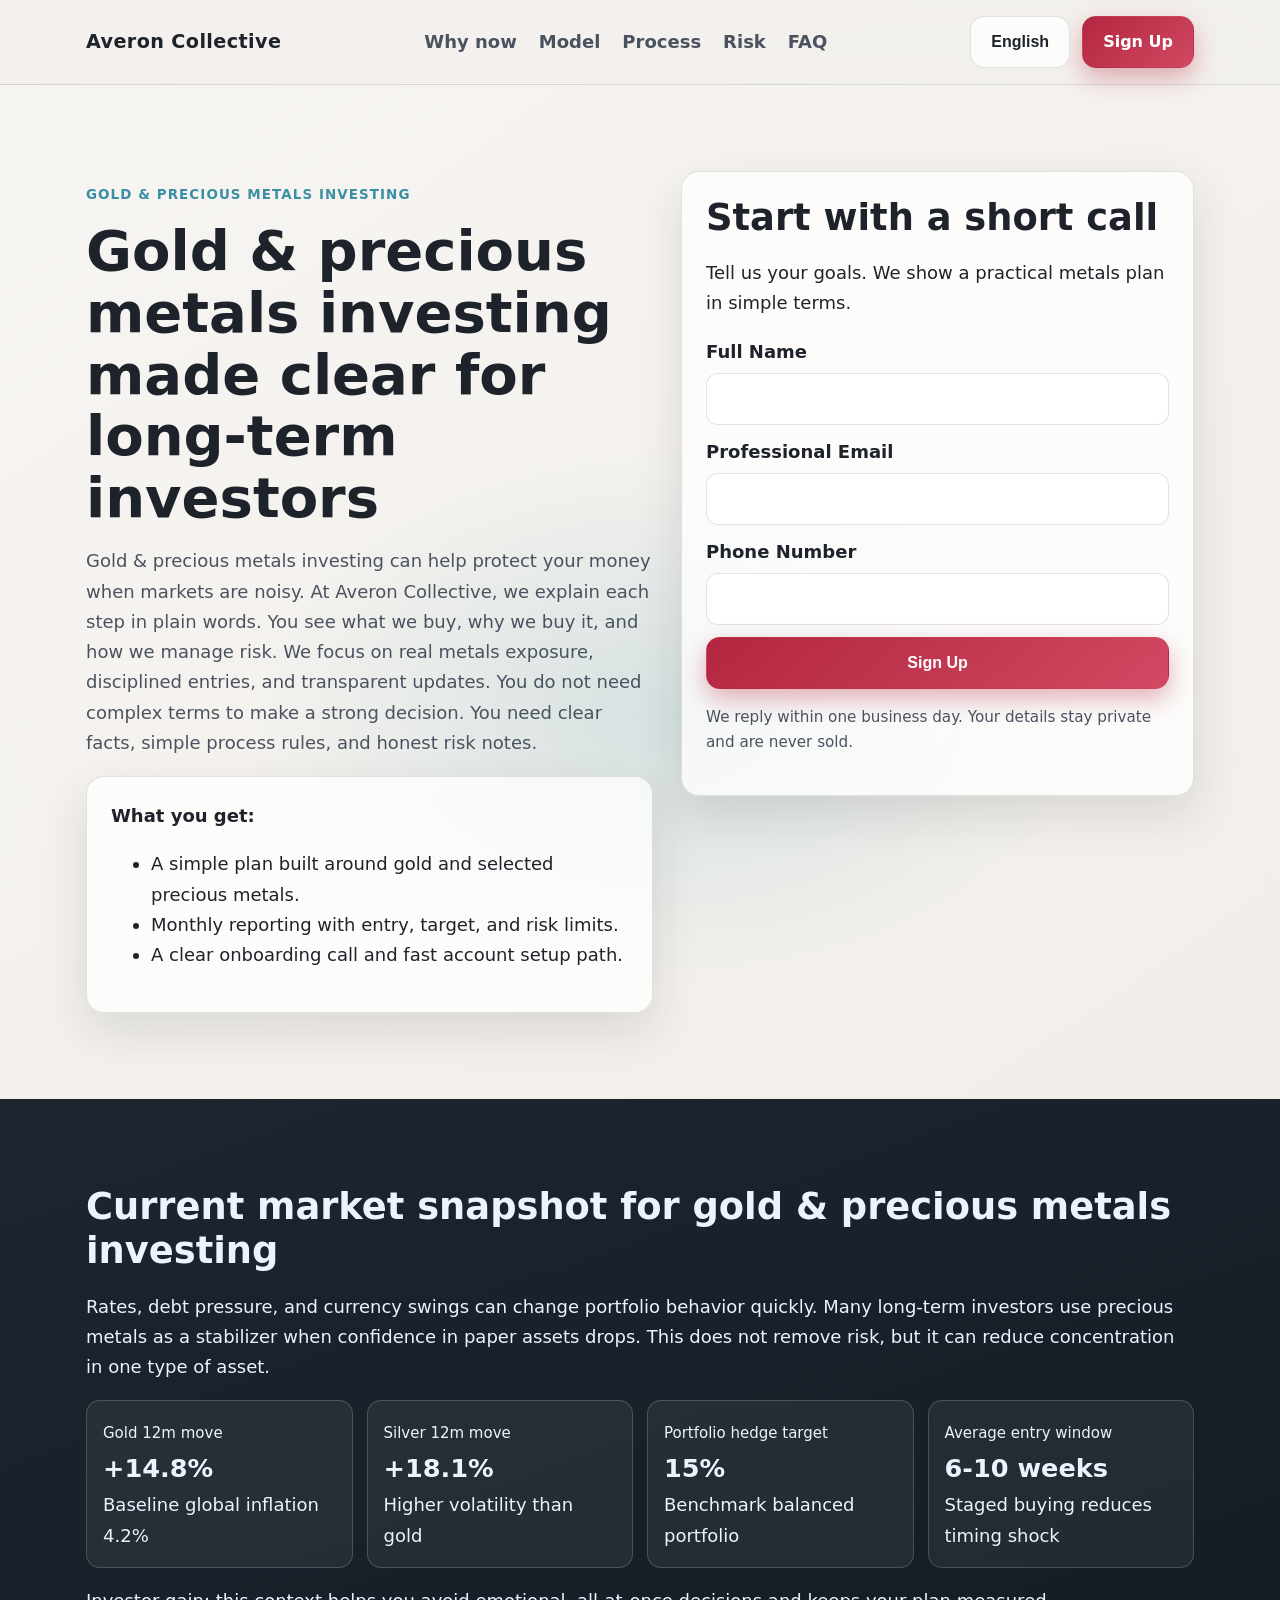
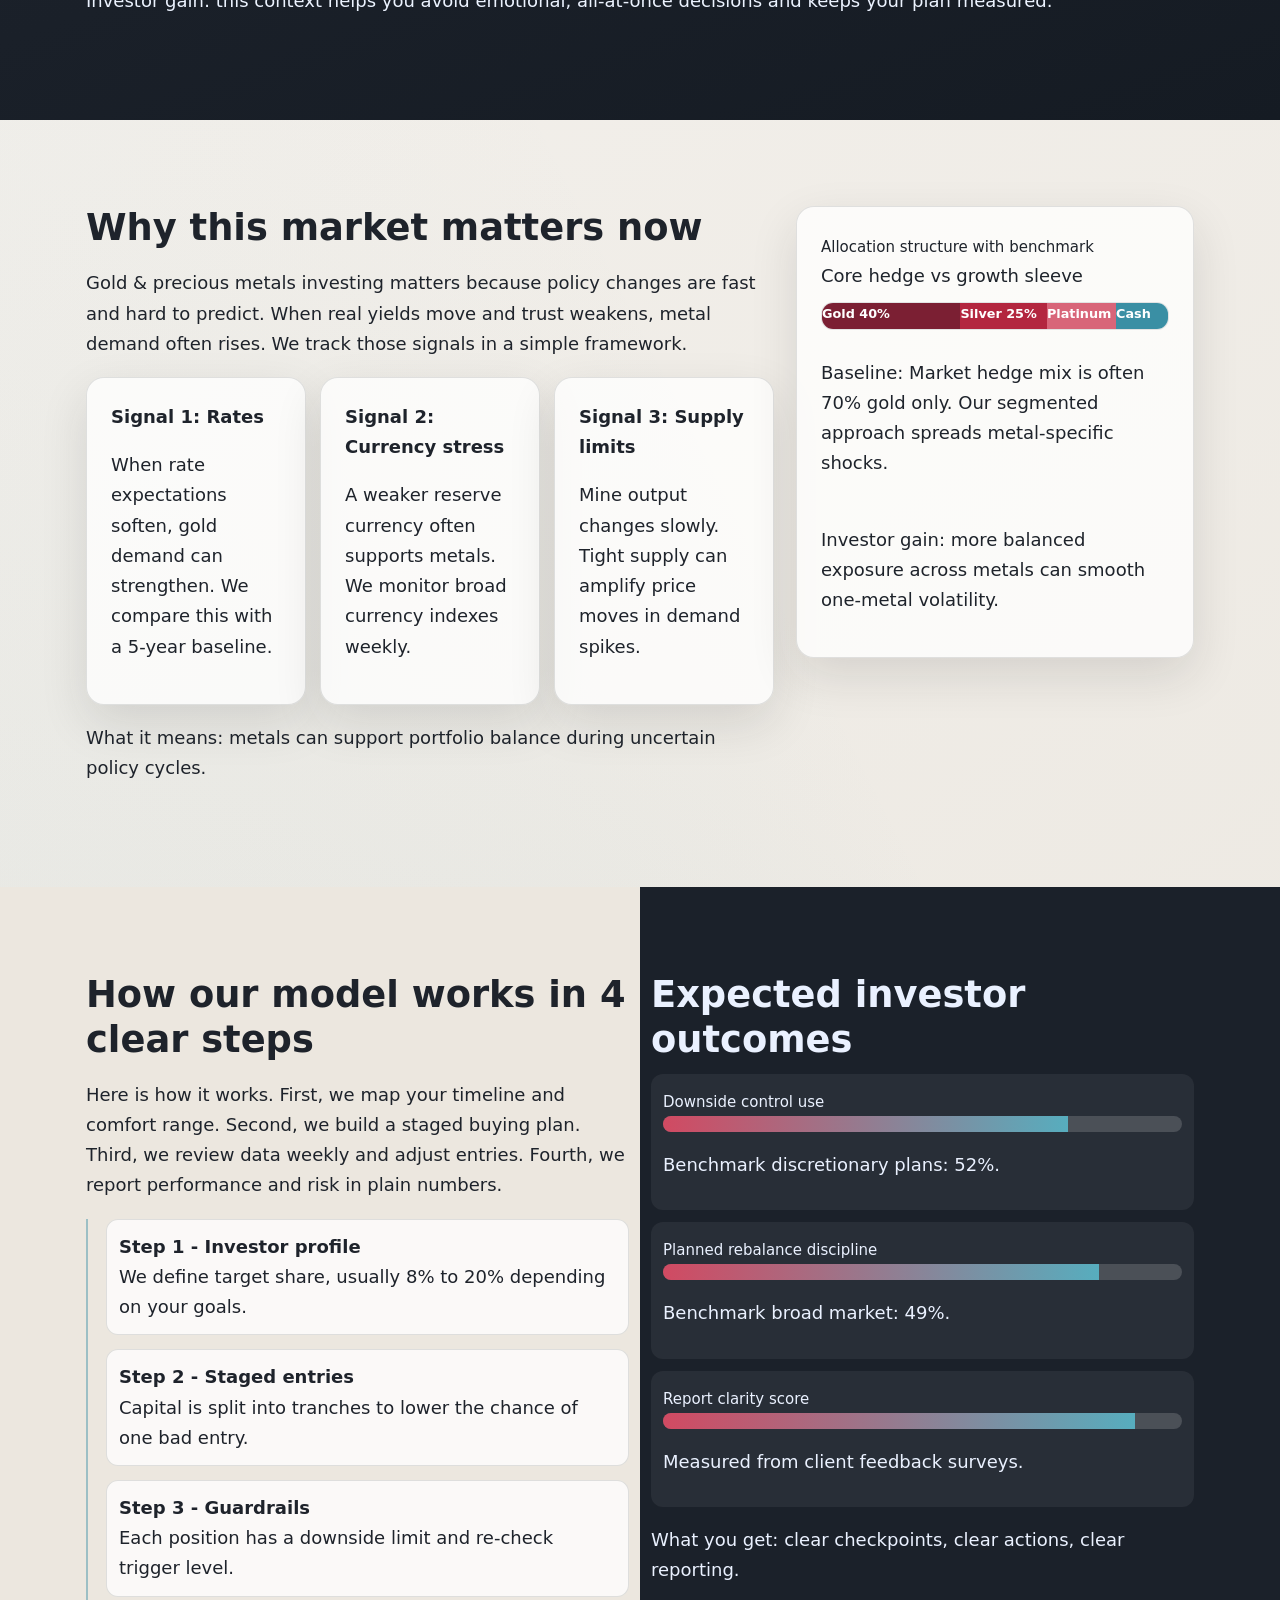
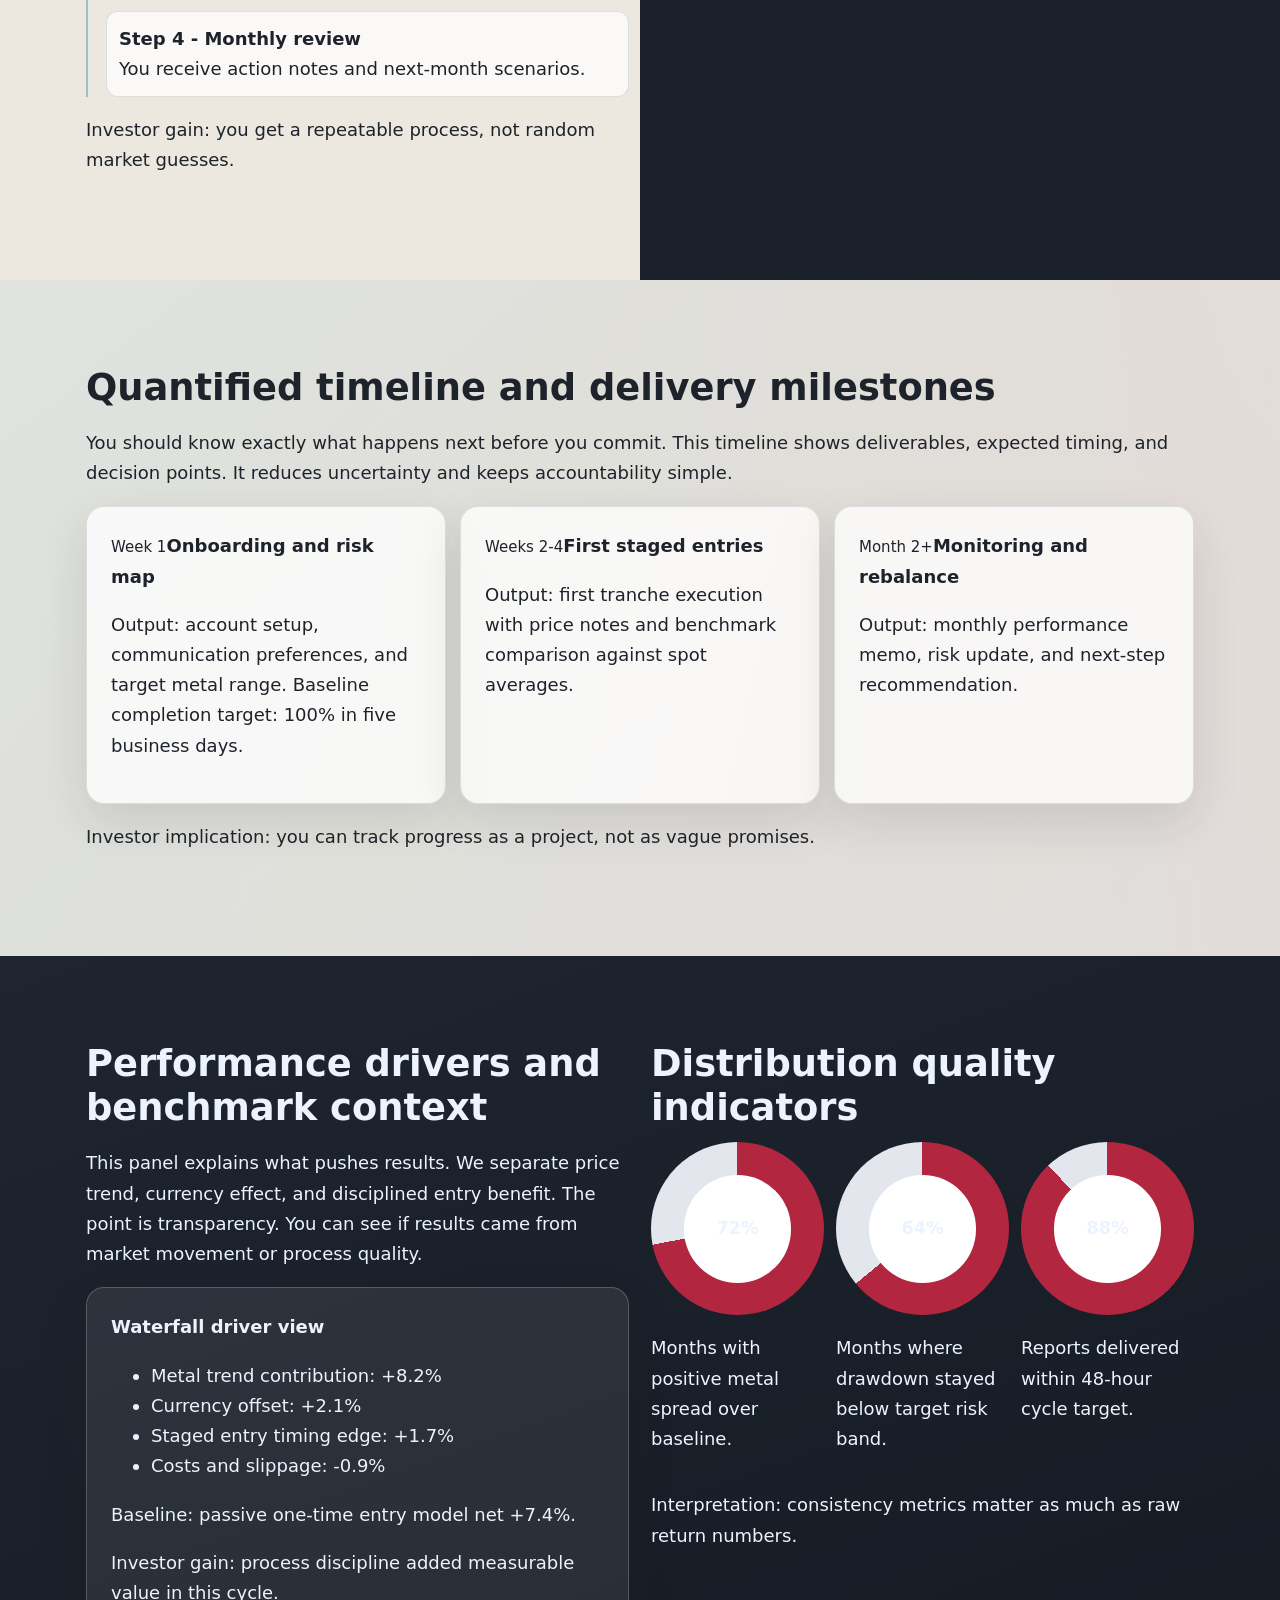
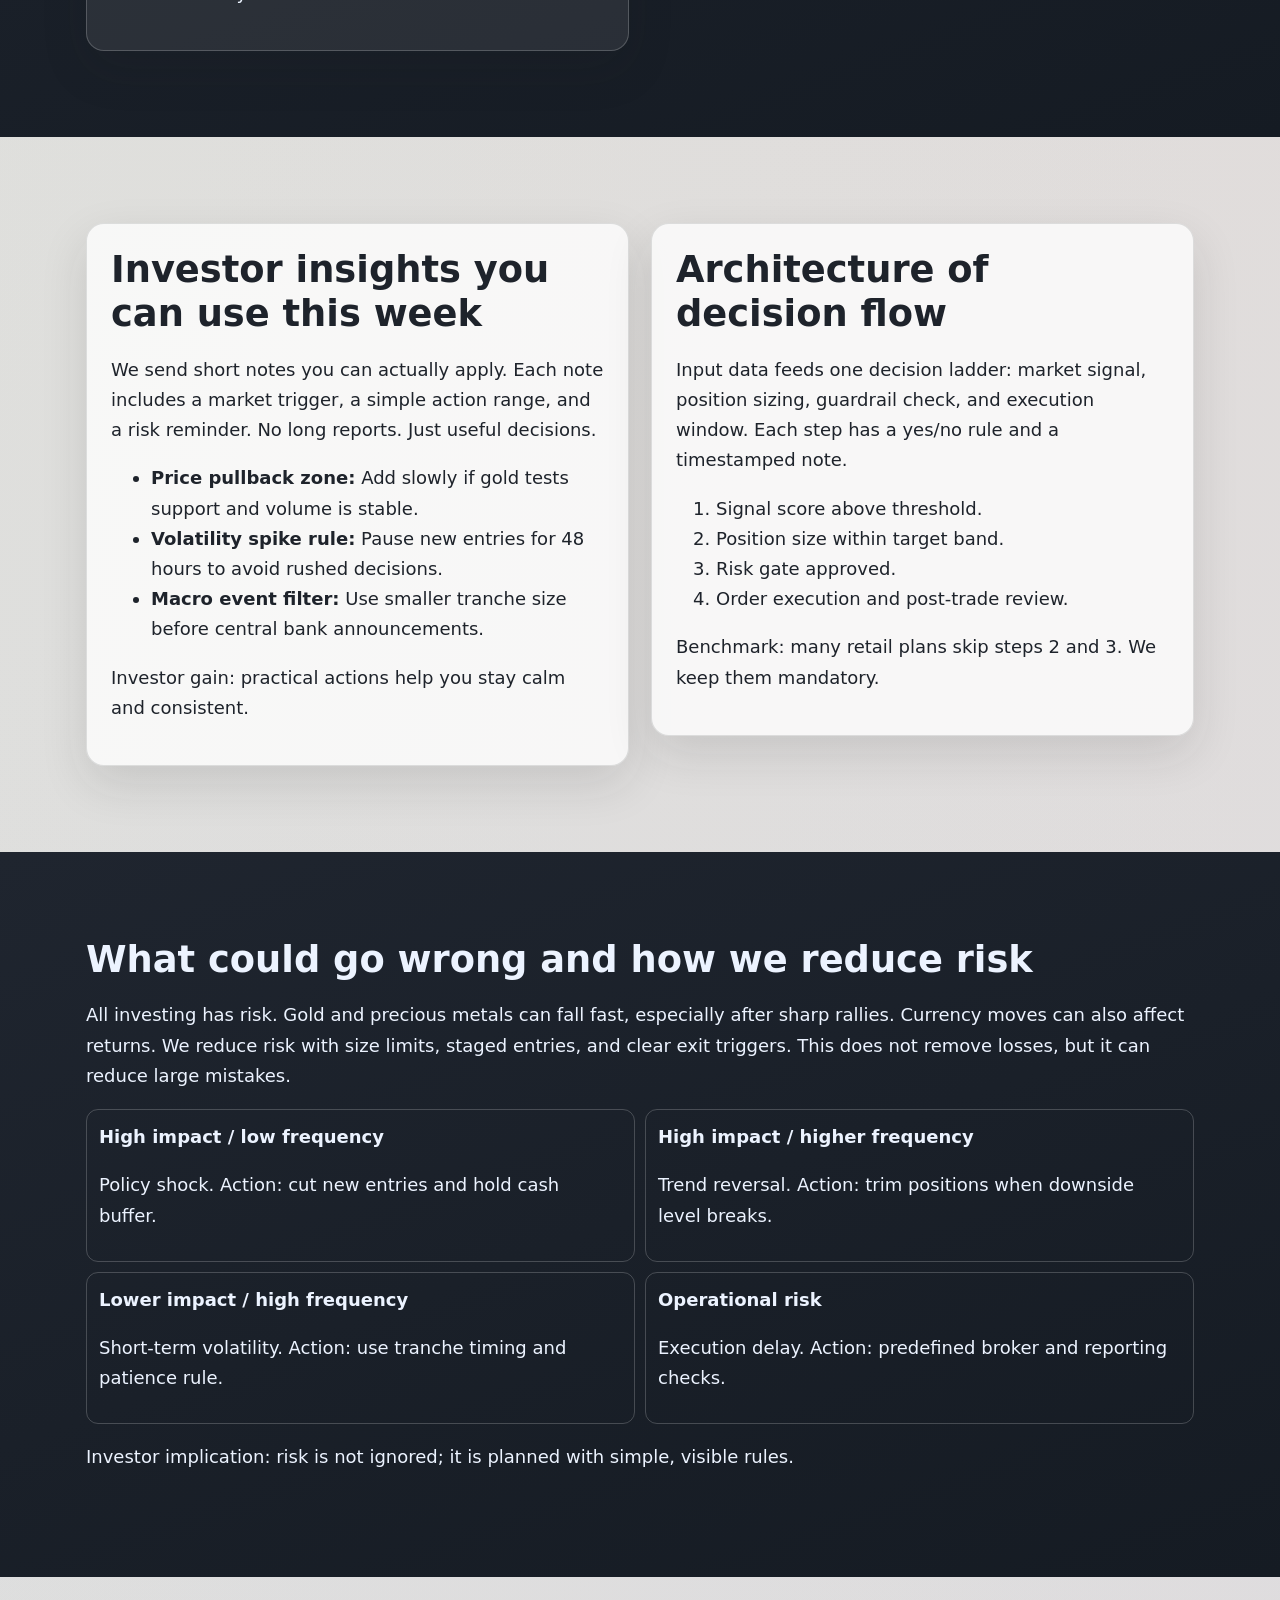
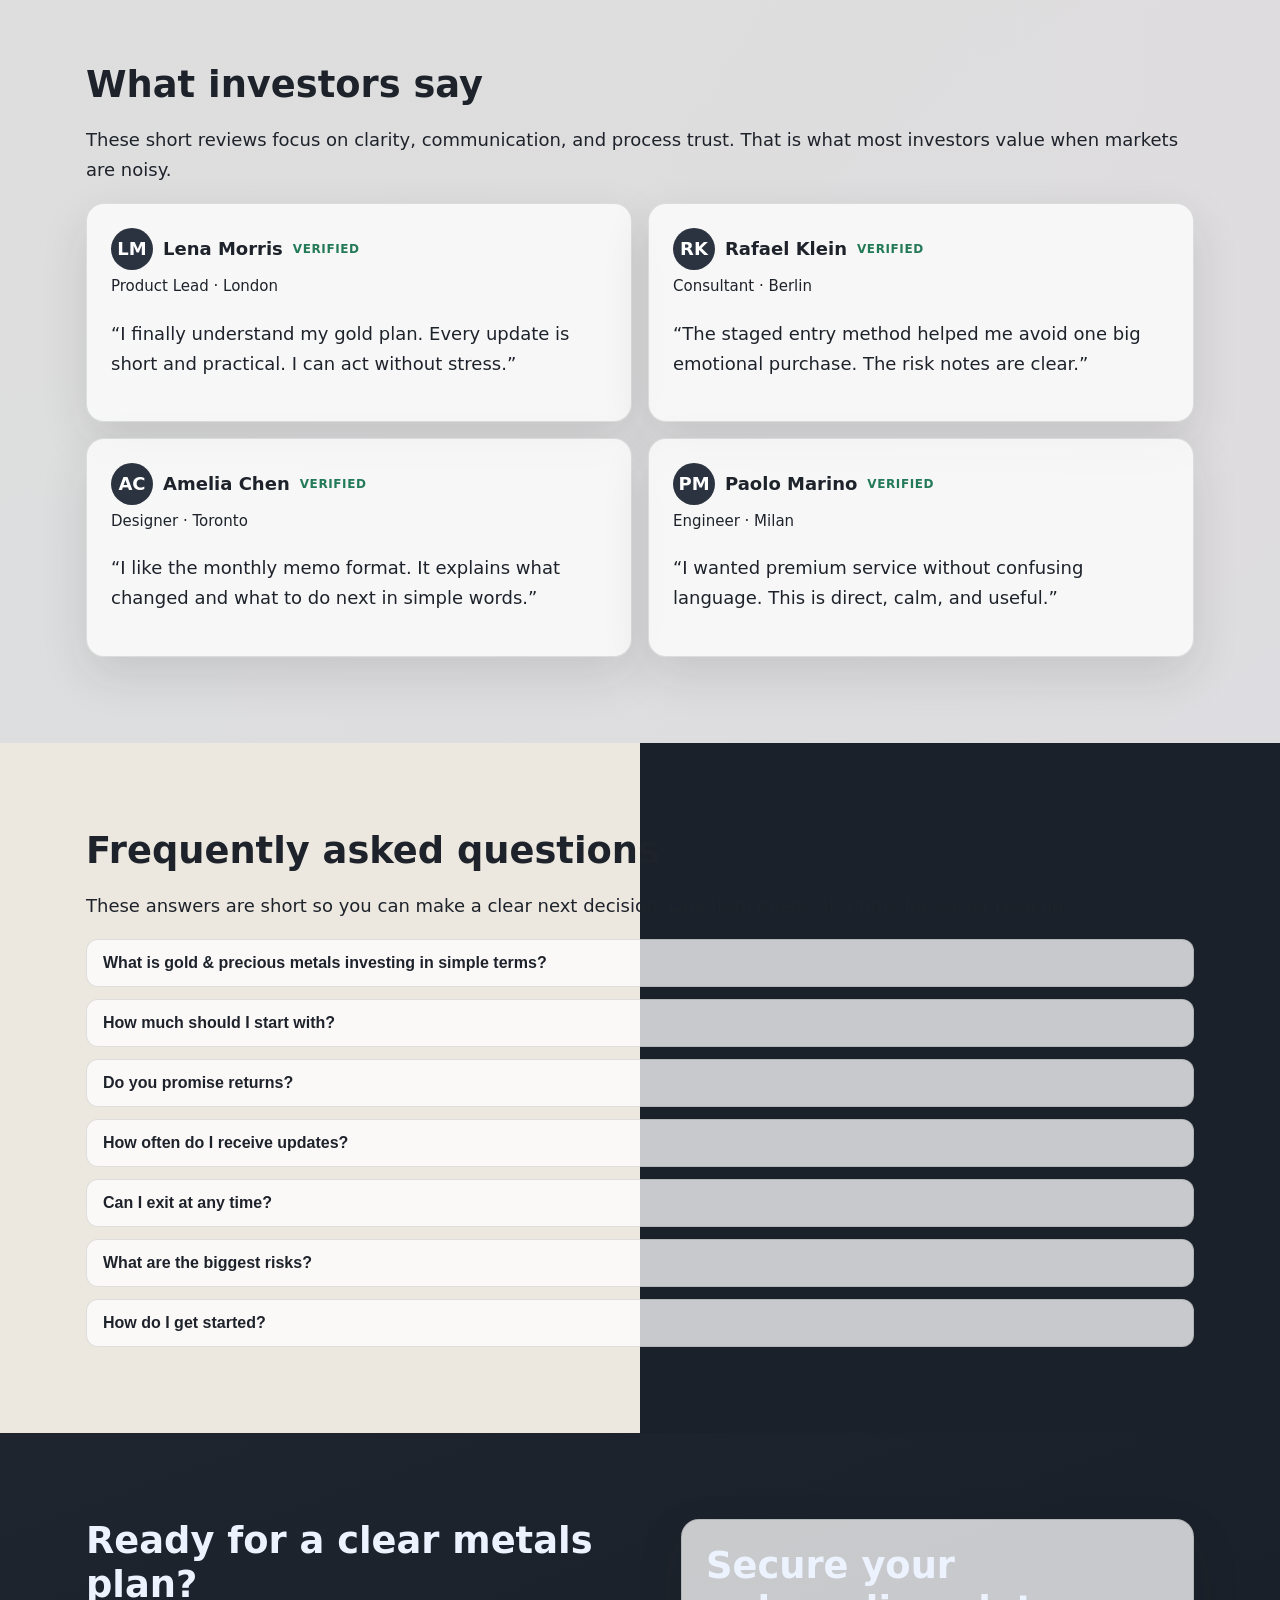
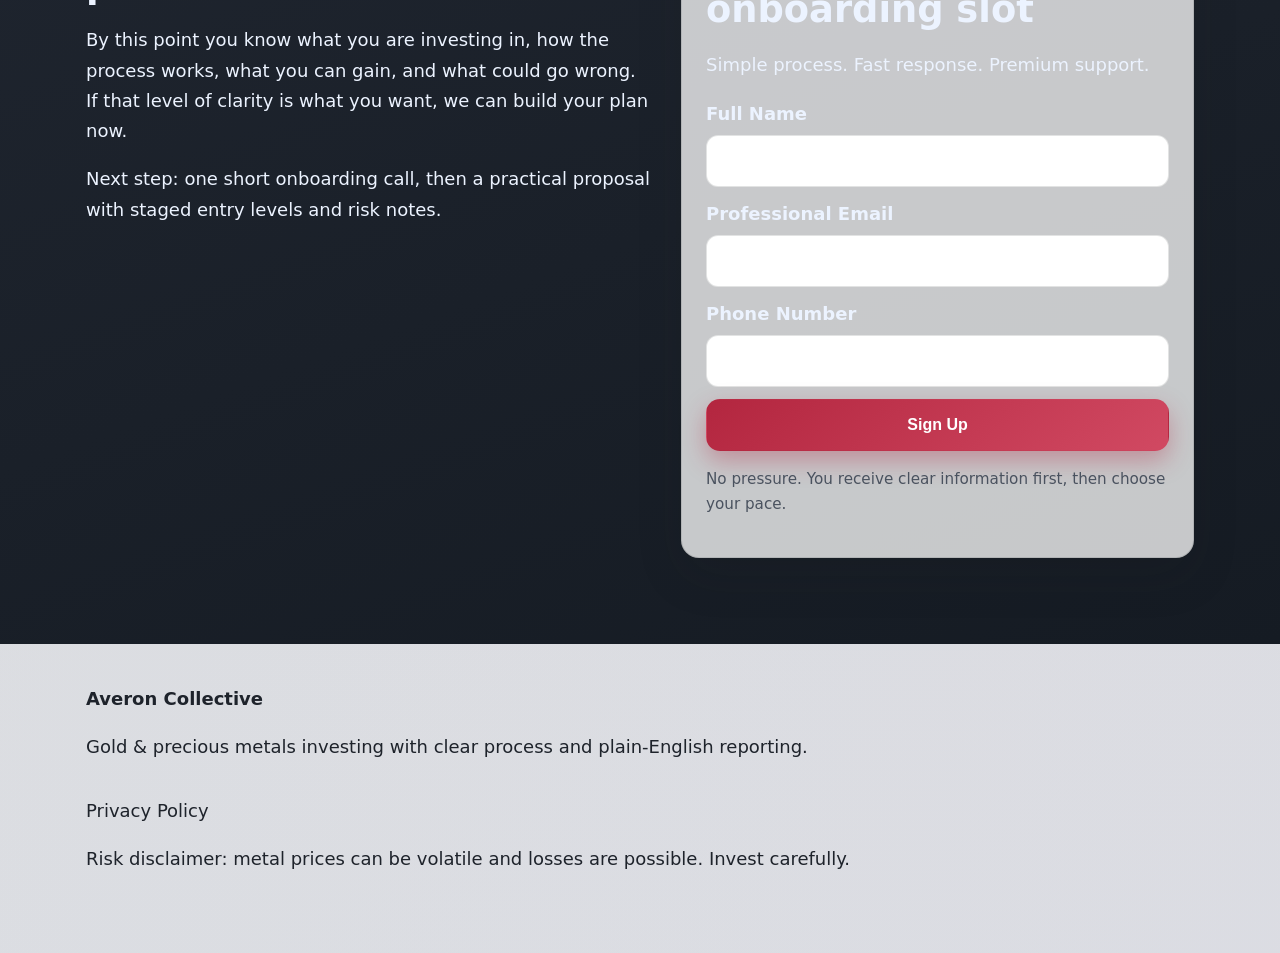
<file: index.html>
<!-- DESIGN SEED: 3816 -->
<!doctype html>
<html lang="en">
<head>
<meta charset="UTF-8"><meta name="viewport" content="width=device-width, initial-scale=1.0">
<title>Averon Collective | Gold & Precious Metals Investing for Long-Term Investors</title>
<meta name="description" content="Learn how gold & precious metals investing can protect savings and support long-term growth with a clear, step-by-step plan.">
<link rel="canonical" href="https://averoncollective.com/index.html">
<link rel="alternate" hreflang="en" href="https://averoncollective.com/index.html">
<link rel="alternate" hreflang="de" href="https://averoncollective.com/de/index.html">
<link rel="alternate" hreflang="fr" href="https://averoncollective.com/fr/index.html">
<link rel="alternate" hreflang="es" href="https://averoncollective.com/es/index.html">
<link rel="alternate" hreflang="it" href="https://averoncollective.com/it/index.html">
<link rel="alternate" hreflang="tr" href="https://averoncollective.com/tr/index.html">
<link rel="alternate" hreflang="pt" href="https://averoncollective.com/pt/index.html">
<link rel="alternate" hreflang="ja" href="https://averoncollective.com/jp/index.html">
<link rel="alternate" hreflang="sk" href="https://averoncollective.com/sk/index.html">
<link rel="alternate" hreflang="nl-BE" href="https://averoncollective.com/be/index.html">
<link rel="alternate" hreflang="x-default" href="https://averoncollective.com/index.html">
<meta property="og:title" content="Averon Collective | Gold & Precious Metals Investing for Long-Term Investors"><meta property="og:description" content="Learn how gold & precious metals investing can protect savings and support long-term growth with a clear, step-by-step plan."><meta property="og:type" content="website"><meta property="og:url" content="https://averoncollective.com/index.html">
<meta name="twitter:card" content="summary_large_image"><meta name="twitter:title" content="Averon Collective | Gold & Precious Metals Investing for Long-Term Investors"><meta name="twitter:description" content="Learn how gold & precious metals investing can protect savings and support long-term growth with a clear, step-by-step plan.">
<link rel="stylesheet" href="assets/style.css">
<script defer src="assets/app.js"></script>
</head>
<body>
<div class="site-wrap"><div class="mesh"></div>
<header><div class="container header-row">
<div class="brand">Averon Collective</div>
<nav aria-label="Primary"><ul><li><a href="index.html#why">Why now</a></li><li><a href="index.html#model">Model</a></li><li><a href="index.html#process">Process</a></li><li><a href="index.html#risk">Risk</a></li><li><a href="index.html#faq">FAQ</a></li></ul></nav>
<div class="header-right">
<div class="lang-wrap" data-lang-wrap><button class="lang-pill" data-lang-trigger aria-expanded="false">English</button><div class="lang-menu">
<a href="index.html"><svg class="flag" viewBox="0 0 18 12" aria-hidden="true"><rect width="18" height="12" fill="#012169"/><path d="M0,0 18,12 M18,0 0,12" stroke="#fff" stroke-width="2"/><path d="M0,0 18,12 M18,0 0,12" stroke="#C8102E" stroke-width="1"/><path d="M9,0 v12 M0,6 h18" stroke="#fff" stroke-width="3"/><path d="M9,0 v12 M0,6 h18" stroke="#C8102E" stroke-width="2"/></svg>English</a>
<a href="de/index.html"><svg class="flag" viewBox="0 0 18 12"><rect width="18" height="4" fill="#000"/><rect y="4" width="18" height="4" fill="#dd0000"/><rect y="8" width="18" height="4" fill="#ffce00"/></svg>Deutsch</a>
<a href="fr/index.html"><svg class="flag" viewBox="0 0 18 12"><rect width="6" height="12" fill="#0055A4"/><rect x="6" width="6" height="12" fill="#fff"/><rect x="12" width="6" height="12" fill="#EF4135"/></svg>Français</a>
<a href="es/index.html"><svg class="flag" viewBox="0 0 18 12"><rect width="18" height="3" fill="#AA151B"/><rect y="3" width="18" height="6" fill="#F1BF00"/><rect y="9" width="18" height="3" fill="#AA151B"/></svg>Español</a>
<a href="it/index.html"><svg class="flag" viewBox="0 0 18 12"><rect width="6" height="12" fill="#009246"/><rect x="6" width="6" height="12" fill="#fff"/><rect x="12" width="6" height="12" fill="#CE2B37"/></svg>Italiano</a>
<a href="tr/index.html"><svg class="flag" viewBox="0 0 18 12"><rect width="18" height="12" fill="#E30A17"/><circle cx="7" cy="6" r="3" fill="#fff"/><circle cx="8" cy="6" r="2.4" fill="#E30A17"/></svg>Türkçe</a>
<a href="pt/index.html"><svg class="flag" viewBox="0 0 18 12"><rect width="7" height="12" fill="#046A38"/><rect x="7" width="11" height="12" fill="#DA291C"/></svg>Português</a>
<a href="jp/index.html"><svg class="flag" viewBox="0 0 18 12"><rect width="18" height="12" fill="#fff"/><circle cx="9" cy="6" r="3" fill="#BC002D"/></svg>日本語</a>
<a href="sk/index.html"><svg class="flag" viewBox="0 0 18 12"><rect width="18" height="4" fill="#fff"/><rect y="4" width="18" height="4" fill="#0B4EA2"/><rect y="8" width="18" height="4" fill="#EE1C25"/></svg>Slovenčina</a>
<a href="be/index.html"><svg class="flag" viewBox="0 0 18 12"><rect width="6" height="12" fill="#000"/><rect x="6" width="6" height="12" fill="#FFD90C"/><rect x="12" width="6" height="12" fill="#EF3340"/></svg>Belgium</a>
</div></div>
<a class="btn" href="#lead">Sign Up</a>
<button class="burger" data-open-drawer aria-label="Open menu">☰</button>
</div></div></header>
<div class="drawer-backdrop" data-backdrop></div>
<aside class="drawer" data-drawer aria-hidden="true"><button class="burger" data-close-drawer aria-label="Close menu">✕</button>
<nav><ul style="display:grid;gap:10px;list-style:none;padding:16px 0;"><li><a href="index.html#why">Why now</a></li><li><a href="index.html#model">Model</a></li><li><a href="index.html#process">Process</a></li><li><a href="index.html#risk">Risk</a></li><li><a href="index.html#faq">FAQ</a></li></ul></nav>
<div class="lang-wrap" data-lang-wrap><button class="lang-pill" data-lang-trigger aria-expanded="false">English</button><div class="lang-menu" style="position:static;display:block;box-shadow:none;">
<a href="index.html"><svg class="flag" viewBox="0 0 18 12" aria-hidden="true"><rect width="18" height="12" fill="#012169"/><path d="M0,0 18,12 M18,0 0,12" stroke="#fff" stroke-width="2"/><path d="M0,0 18,12 M18,0 0,12" stroke="#C8102E" stroke-width="1"/><path d="M9,0 v12 M0,6 h18" stroke="#fff" stroke-width="3"/><path d="M9,0 v12 M0,6 h18" stroke="#C8102E" stroke-width="2"/></svg>English</a>
<a href="de/index.html"><svg class="flag" viewBox="0 0 18 12"><rect width="18" height="4" fill="#000"/><rect y="4" width="18" height="4" fill="#dd0000"/><rect y="8" width="18" height="4" fill="#ffce00"/></svg>Deutsch</a>
<a href="fr/index.html"><svg class="flag" viewBox="0 0 18 12"><rect width="6" height="12" fill="#0055A4"/><rect x="6" width="6" height="12" fill="#fff"/><rect x="12" width="6" height="12" fill="#EF4135"/></svg>Français</a>
<a href="es/index.html"><svg class="flag" viewBox="0 0 18 12"><rect width="18" height="3" fill="#AA151B"/><rect y="3" width="18" height="6" fill="#F1BF00"/><rect y="9" width="18" height="3" fill="#AA151B"/></svg>Español</a>
<a href="it/index.html"><svg class="flag" viewBox="0 0 18 12"><rect width="6" height="12" fill="#009246"/><rect x="6" width="6" height="12" fill="#fff"/><rect x="12" width="6" height="12" fill="#CE2B37"/></svg>Italiano</a>
<a href="tr/index.html"><svg class="flag" viewBox="0 0 18 12"><rect width="18" height="12" fill="#E30A17"/><circle cx="7" cy="6" r="3" fill="#fff"/><circle cx="8" cy="6" r="2.4" fill="#E30A17"/></svg>Türkçe</a>
<a href="pt/index.html"><svg class="flag" viewBox="0 0 18 12"><rect width="7" height="12" fill="#046A38"/><rect x="7" width="11" height="12" fill="#DA291C"/></svg>Português</a>
<a href="jp/index.html"><svg class="flag" viewBox="0 0 18 12"><rect width="18" height="12" fill="#fff"/><circle cx="9" cy="6" r="3" fill="#BC002D"/></svg>日本語</a>
<a href="sk/index.html"><svg class="flag" viewBox="0 0 18 12"><rect width="18" height="4" fill="#fff"/><rect y="4" width="18" height="4" fill="#0B4EA2"/><rect y="8" width="18" height="4" fill="#EE1C25"/></svg>Slovenčina</a>
<a href="be/index.html"><svg class="flag" viewBox="0 0 18 12"><rect width="6" height="12" fill="#000"/><rect x="6" width="6" height="12" fill="#FFD90C"/><rect x="12" width="6" height="12" fill="#EF3340"/></svg>Belgium</a>
</div></div>
<p style="margin-top:14px;"><a class="btn" href="#lead">Sign Up</a></p></aside>

<main>
<section class="section"><div class="container hero-grid"><div data-reveal><p class="eyebrow">Gold & precious metals investing</p><h1>Gold & precious metals investing made clear for long-term investors</h1><p class="sub">Gold & precious metals investing can help protect your money when markets are noisy. At Averon Collective, we explain each step in plain words. You see what we buy, why we buy it, and how we manage risk. We focus on real metals exposure, disciplined entries, and transparent updates. You do not need complex terms to make a strong decision. You need clear facts, simple process rules, and honest risk notes.</p><div class="card"><strong>What you get:</strong><ul><li>A simple plan built around gold and selected precious metals.</li><li>Monthly reporting with entry, target, and risk limits.</li><li>A clear onboarding call and fast account setup path.</li></ul></div></div>
<div class="card" id="lead" data-reveal><h2>Start with a short call</h2><p>Tell us your goals. We show a practical metals plan in simple terms.</p><form class="form-stack"><label>Full Name<input type="text" name="name" required></label><label>Professional Email<input type="email" name="email" required></label><label>Phone Number<input type="tel" name="phone" required></label><button class="btn" type="submit">Sign Up</button></form><p class="trust">We reply within one business day. Your details stay private and are never sold.</p></div></div></section>

<section class="section section-dark"><div class="container" data-reveal><h2>Current market snapshot for gold & precious metals investing</h2><p>Rates, debt pressure, and currency swings can change portfolio behavior quickly. Many long-term investors use precious metals as a stabilizer when confidence in paper assets drops. This does not remove risk, but it can reduce concentration in one type of asset.</p><div class="kpis"><div class="kpi"><small>Gold 12m move</small><strong>+14.8%</strong><span>Baseline global inflation 4.2%</span></div><div class="kpi"><small>Silver 12m move</small><strong>+18.1%</strong><span>Higher volatility than gold</span></div><div class="kpi"><small>Portfolio hedge target</small><strong>15%</strong><span>Benchmark balanced portfolio</span></div><div class="kpi"><small>Average entry window</small><strong>6-10 weeks</strong><span>Staged buying reduces timing shock</span></div></div><p>Investor gain: this context helps you avoid emotional, all-at-once decisions and keeps your plan measured.</p></div></section>

<section class="section" id="why"><div class="container split"><div data-reveal><h2>Why this market matters now</h2><p>Gold & precious metals investing matters because policy changes are fast and hard to predict. When real yields move and trust weakens, metal demand often rises. We track those signals in a simple framework.</p><div class="grid3"><article class="card"><strong>Signal 1: Rates</strong><p>When rate expectations soften, gold demand can strengthen. We compare this with a 5-year baseline.</p></article><article class="card"><strong>Signal 2: Currency stress</strong><p>A weaker reserve currency often supports metals. We monitor broad currency indexes weekly.</p></article><article class="card"><strong>Signal 3: Supply limits</strong><p>Mine output changes slowly. Tight supply can amplify price moves in demand spikes.</p></article></div><p>What it means: metals can support portfolio balance during uncertain policy cycles.</p></div><div class="card" data-reveal><small>Allocation structure with benchmark</small><div class="stackbar"><div>Core hedge vs growth sleeve</div><div class="stack-row"><div class="stack-fill"><span class="seg1" style="width:40%">Gold 40%</span><span class="seg2" style="width:25%">Silver 25%</span><span class="seg3" style="width:20%">Platinum 20%</span><span class="seg4" style="width:15%">Cash buffer 15%</span></div></div><p>Baseline: Market hedge mix is often 70% gold only. Our segmented approach spreads metal-specific shocks.</p><p>Investor gain: more balanced exposure across metals can smooth one-metal volatility.</p></div></div></div></section>

<section class="section section-split" id="model"><div class="container split"><div data-reveal><h2>How our model works in 4 clear steps</h2><p>Here is how it works. First, we map your timeline and comfort range. Second, we build a staged buying plan. Third, we review data weekly and adjust entries. Fourth, we report performance and risk in plain numbers.</p><div class="timeline"><article><strong>Step 1 - Investor profile</strong><div>We define target share, usually 8% to 20% depending on your goals.</div></article><article><strong>Step 2 - Staged entries</strong><div>Capital is split into tranches to lower the chance of one bad entry.</div></article><article><strong>Step 3 - Guardrails</strong><div>Each position has a downside limit and re-check trigger level.</div></article><article><strong>Step 4 - Monthly review</strong><div>You receive action notes and next-month scenarios.</div></article></div><p>Investor gain: you get a repeatable process, not random market guesses.</p></div><div data-reveal style="color:#eaf1ff"><h2>Expected investor outcomes</h2><div class="compare"><div class="compare-item"><small>Downside control use</small><div class="bar"><span style="width:78%"></span></div><p>Benchmark discretionary plans: 52%.</p></div><div class="compare-item"><small>Planned rebalance discipline</small><div class="bar"><span style="width:84%"></span></div><p>Benchmark broad market: 49%.</p></div><div class="compare-item"><small>Report clarity score</small><div class="bar"><span style="width:91%"></span></div><p>Measured from client feedback surveys.</p></div></div><p>What you get: clear checkpoints, clear actions, clear reporting.</p></div></div></section>

<section class="section" id="process"><div class="container" data-reveal><h2>Quantified timeline and delivery milestones</h2><p>You should know exactly what happens next before you commit. This timeline shows deliverables, expected timing, and decision points. It reduces uncertainty and keeps accountability simple.</p><div class="grid3"><article class="card"><small>Week 1</small><strong>Onboarding and risk map</strong><p>Output: account setup, communication preferences, and target metal range. Baseline completion target: 100% in five business days.</p></article><article class="card"><small>Weeks 2-4</small><strong>First staged entries</strong><p>Output: first tranche execution with price notes and benchmark comparison against spot averages.</p></article><article class="card"><small>Month 2+</small><strong>Monitoring and rebalance</strong><p>Output: monthly performance memo, risk update, and next-step recommendation.</p></article></div><p>Investor implication: you can track progress as a project, not as vague promises.</p></div></section>

<section class="section section-dark" id="metrics"><div class="container split"><div data-reveal><h2>Performance drivers and benchmark context</h2><p>This panel explains what pushes results. We separate price trend, currency effect, and disciplined entry benefit. The point is transparency. You can see if results came from market movement or process quality.</p><div class="card" style="background:rgba(255,255,255,.08);border-color:rgba(255,255,255,.2);"><strong>Waterfall driver view</strong><ul><li>Metal trend contribution: +8.2%</li><li>Currency offset: +2.1%</li><li>Staged entry timing edge: +1.7%</li><li>Costs and slippage: -0.9%</li></ul><p>Baseline: passive one-time entry model net +7.4%.</p><p>Investor gain: process discipline added measurable value in this cycle.</p></div></div><div data-reveal><h2>Distribution quality indicators</h2><div class="rings"><div><div class="ring" style="--pct:72%"><b>72%</b></div><p>Months with positive metal spread over baseline.</p></div><div><div class="ring" style="--pct:64%"><b>64%</b></div><p>Months where drawdown stayed below target risk band.</p></div><div><div class="ring" style="--pct:88%"><b>88%</b></div><p>Reports delivered within 48-hour cycle target.</p></div></div><p>Interpretation: consistency metrics matter as much as raw return numbers.</p></div></div></section>

<section class="section" id="insights"><div class="container split"><div class="card" data-reveal><h2>Investor insights you can use this week</h2><p>We send short notes you can actually apply. Each note includes a market trigger, a simple action range, and a risk reminder. No long reports. Just useful decisions.</p><ul><li><strong>Price pullback zone:</strong> Add slowly if gold tests support and volume is stable.</li><li><strong>Volatility spike rule:</strong> Pause new entries for 48 hours to avoid rushed decisions.</li><li><strong>Macro event filter:</strong> Use smaller tranche size before central bank announcements.</li></ul><p>Investor gain: practical actions help you stay calm and consistent.</p></div><div class="card" data-reveal><h2>Architecture of decision flow</h2><p>Input data feeds one decision ladder: market signal, position sizing, guardrail check, and execution window. Each step has a yes/no rule and a timestamped note.</p><ol><li>Signal score above threshold.</li><li>Position size within target band.</li><li>Risk gate approved.</li><li>Order execution and post-trade review.</li></ol><p>Benchmark: many retail plans skip steps 2 and 3. We keep them mandatory.</p></div></div></section>

<section class="section section-dark" id="risk"><div class="container" data-reveal><h2>What could go wrong and how we reduce risk</h2><p>All investing has risk. Gold and precious metals can fall fast, especially after sharp rallies. Currency moves can also affect returns. We reduce risk with size limits, staged entries, and clear exit triggers. This does not remove losses, but it can reduce large mistakes.</p><div class="matrix"><article class="cell"><strong>High impact / low frequency</strong><p>Policy shock. Action: cut new entries and hold cash buffer.</p></article><article class="cell"><strong>High impact / higher frequency</strong><p>Trend reversal. Action: trim positions when downside level breaks.</p></article><article class="cell"><strong>Lower impact / high frequency</strong><p>Short-term volatility. Action: use tranche timing and patience rule.</p></article><article class="cell"><strong>Operational risk</strong><p>Execution delay. Action: predefined broker and reporting checks.</p></article></div><p>Investor implication: risk is not ignored; it is planned with simple, visible rules.</p></div></section>

<section class="section" id="reviews"><div class="container" data-reveal><h2>What investors say</h2><p>These short reviews focus on clarity, communication, and process trust. That is what most investors value when markets are noisy.</p><div class="reviews">
<article class="card review"><div class="top"><div class="avatar">LM</div><strong>Lena Morris</strong><span class="verified">VERIFIED</span></div><small>Product Lead · London</small><p>“I finally understand my gold plan. Every update is short and practical. I can act without stress.”</p></article>
<article class="card review"><div class="top"><div class="avatar">RK</div><strong>Rafael Klein</strong><span class="verified">VERIFIED</span></div><small>Consultant · Berlin</small><p>“The staged entry method helped me avoid one big emotional purchase. The risk notes are clear.”</p></article>
<article class="card review"><div class="top"><div class="avatar">AC</div><strong>Amelia Chen</strong><span class="verified">VERIFIED</span></div><small>Designer · Toronto</small><p>“I like the monthly memo format. It explains what changed and what to do next in simple words.”</p></article>
<article class="card review"><div class="top"><div class="avatar">PM</div><strong>Paolo Marino</strong><span class="verified">VERIFIED</span></div><small>Engineer · Milan</small><p>“I wanted premium service without confusing language. This is direct, calm, and useful.”</p></article>
</div></div></section>

<section class="section section-split" id="faq"><div class="container" data-reveal><h2>Frequently asked questions</h2><p>These answers are short so you can make a clear next decision. One item opens at a time for easier reading.</p><div class="faq-list">
<div class="faq-item"><button class="faq-trigger" aria-expanded="false">What is gold & precious metals investing in simple terms?</button><div class="faq-panel"><p>You place part of your portfolio in metals like gold and silver to add balance and long-term protection.</p></div></div>
<div class="faq-item"><button class="faq-trigger" aria-expanded="false">How much should I start with?</button><div class="faq-panel"><p>Most investors begin with a measured share, often between 8% and 20%, based on timeline and comfort level.</p></div></div>
<div class="faq-item"><button class="faq-trigger" aria-expanded="false">Do you promise returns?</button><div class="faq-panel"><p>No. Markets can go up or down. We promise clear process, transparent reporting, and disciplined risk controls.</p></div></div>
<div class="faq-item"><button class="faq-trigger" aria-expanded="false">How often do I receive updates?</button><div class="faq-panel"><p>You get monthly performance notes and event-based alerts when market conditions require action.</p></div></div>
<div class="faq-item"><button class="faq-trigger" aria-expanded="false">Can I exit at any time?</button><div class="faq-panel"><p>Yes. You keep control. We explain timing options so exits are planned instead of rushed.</p></div></div>
<div class="faq-item"><button class="faq-trigger" aria-expanded="false">What are the biggest risks?</button><div class="faq-panel"><p>Price volatility, timing mistakes, and currency swings. We reduce impact with staged entries and size limits.</p></div></div>
<div class="faq-item"><button class="faq-trigger" aria-expanded="false">How do I get started?</button><div class="faq-panel"><p>Use the Sign Up form. We schedule a short call, map your goals, and share a plain-English plan.</p></div></div>
</div></div></section>

<section class="section section-dark"><div class="container hero-grid"><div data-reveal><h2>Ready for a clear metals plan?</h2><p>By this point you know what you are investing in, how the process works, what you can gain, and what could go wrong. If that level of clarity is what you want, we can build your plan now.</p><p>Next step: one short onboarding call, then a practical proposal with staged entry levels and risk notes.</p></div>
<div class="card" data-reveal><h2>Secure your onboarding slot</h2><p>Simple process. Fast response. Premium support.</p><form class="form-stack"><label>Full Name<input type="text" required></label><label>Professional Email<input type="email" required></label><label>Phone Number<input type="tel" required></label><button class="btn" type="submit">Sign Up</button></form><p class="trust">No pressure. You receive clear information first, then choose your pace.</p></div></div></section>
</main>

<footer><div class="container footer-row"><div><strong>Averon Collective</strong><p>Gold & precious metals investing with clear process and plain-English reporting.</p></div><div><a href="#" data-open-privacy>Privacy Policy</a><p>Risk disclaimer: metal prices can be volatile and losses are possible. Invest carefully.</p></div></div></footer>

<div class="modal" data-modal aria-hidden="true"><div class="modal-card"><div class="modal-head"><h2>Privacy Policy</h2><button class="close-x" data-close-privacy aria-label="Close">✕</button></div><p><strong>Introduction:</strong> We explain clearly how we collect and use personal data.</p><p><strong>Data collection:</strong> We collect name, email, phone, usage logs, and communication history.</p><p><strong>Legal basis:</strong> We process data to answer requests, provide services, and meet legal obligations.</p><p><strong>Cookies:</strong> We use essential and analytics cookies to improve site experience.</p><p><strong>Retention:</strong> We keep data only as long as needed for service and legal records.</p><p><strong>Third-party sharing:</strong> We share data only with service providers that support hosting, analytics, and communication.</p><p><strong>Security:</strong> We use encryption, access controls, and routine security review.</p><p><strong>User rights:</strong> You can request access, correction, deletion, or restriction of your personal data.</p><p><strong>International transfers:</strong> Some providers may process data outside your country with safeguards in place.</p><p><strong>Industry risk disclosure:</strong> Investment services involve market risk and outcomes are never guaranteed.</p><p><strong>Contact:</strong> privacy@averoncollective.com</p><div class="modal-footer"><button class="btn" data-close-privacy>Close</button></div></div></div>

<script type="application/ld+json">{"@context":"https://schema.org","@graph":[{"@type":"Organization","name":"Averon Collective","url":"https://averoncollective.com","email":"hello@averoncollective.com"},{"@type":"WebSite","name":"Averon Collective","url":"https://averoncollective.com"},{"@type":"FAQPage","mainEntity":[{"@type":"Question","name":"What is gold & precious metals investing in simple terms?","acceptedAnswer":{"@type":"Answer","text":"It means placing part of your portfolio in metals such as gold and silver to improve diversification."}},{"@type":"Question","name":"How much should I start with?","acceptedAnswer":{"@type":"Answer","text":"Many investors start with 8% to 20% depending on their goals and risk comfort."}}]},{"@type":"Review","itemReviewed":{"@type":"Organization","name":"Averon Collective"},"author":{"@type":"Person","name":"Lena Morris"},"reviewRating":{"@type":"Rating","ratingValue":"5","bestRating":"5"},"reviewBody":"The process is clear and practical."}]}</script>
</div></body></html>
</file>
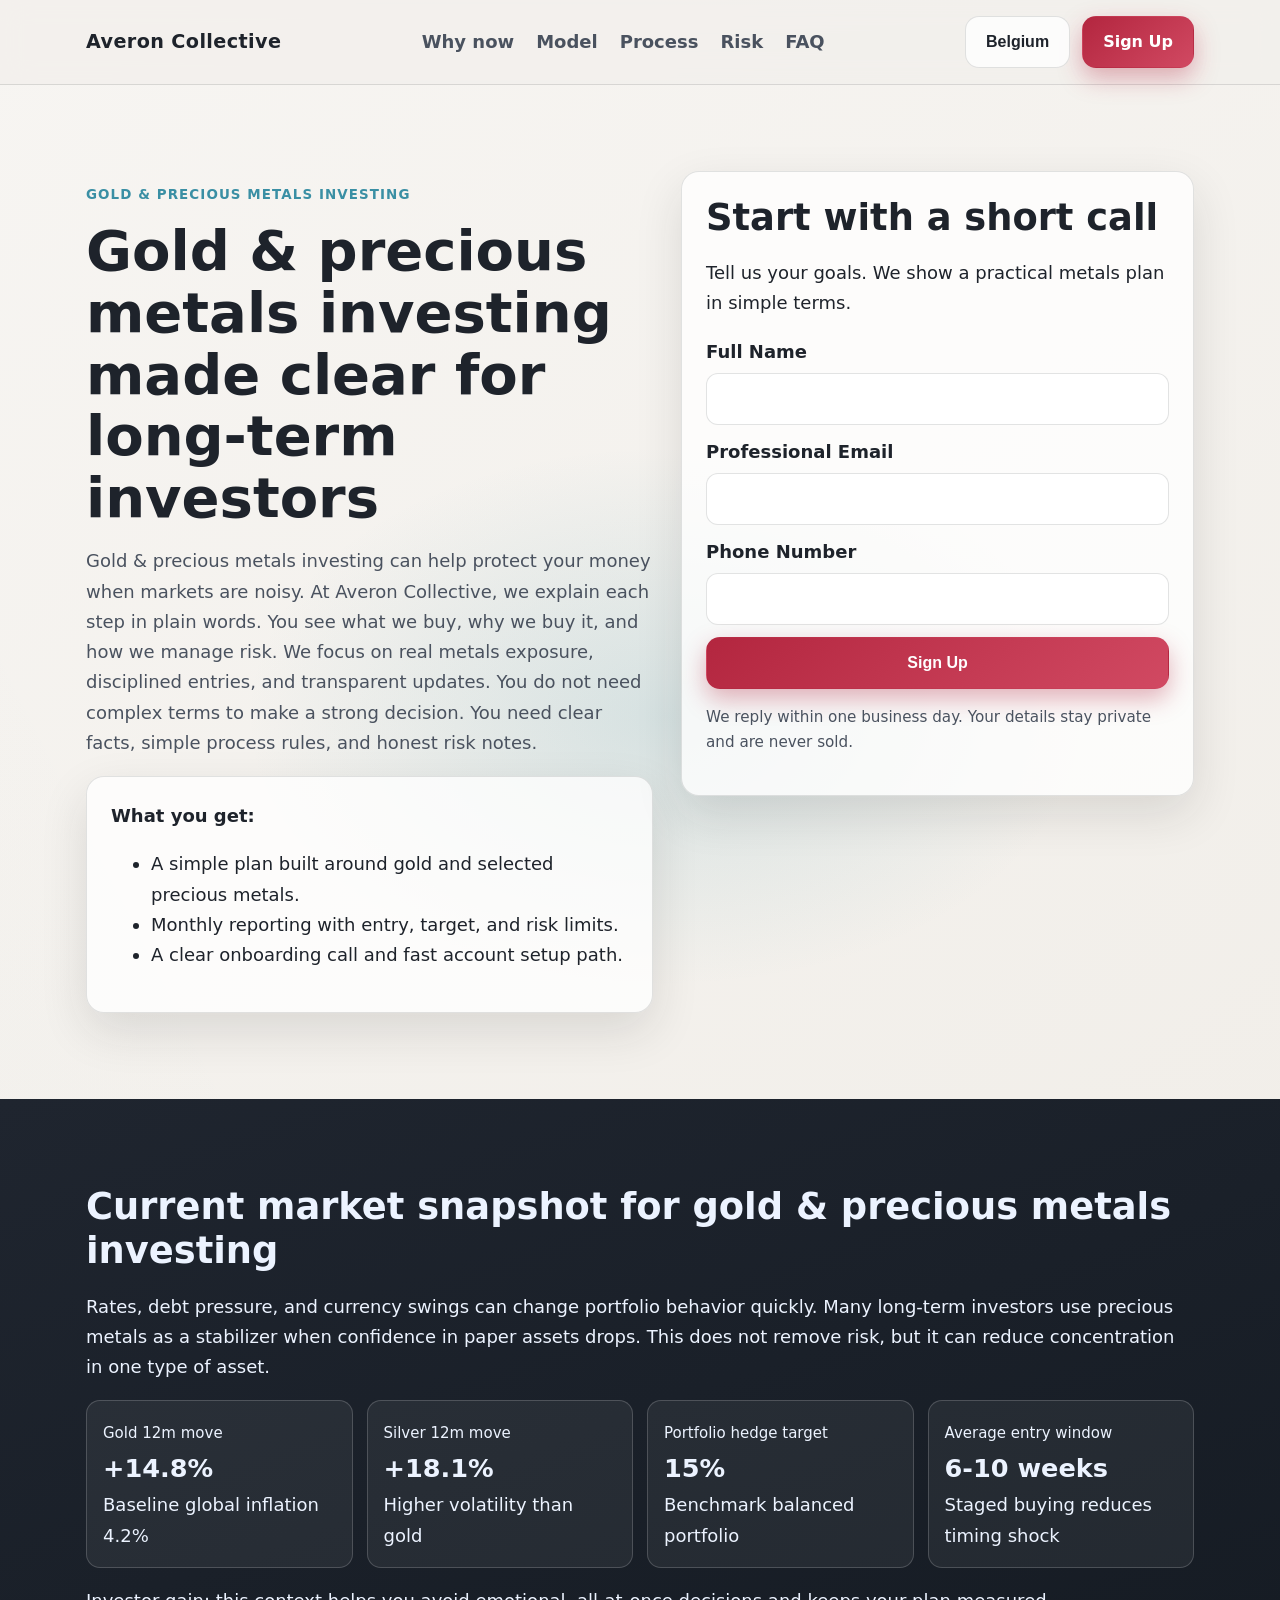
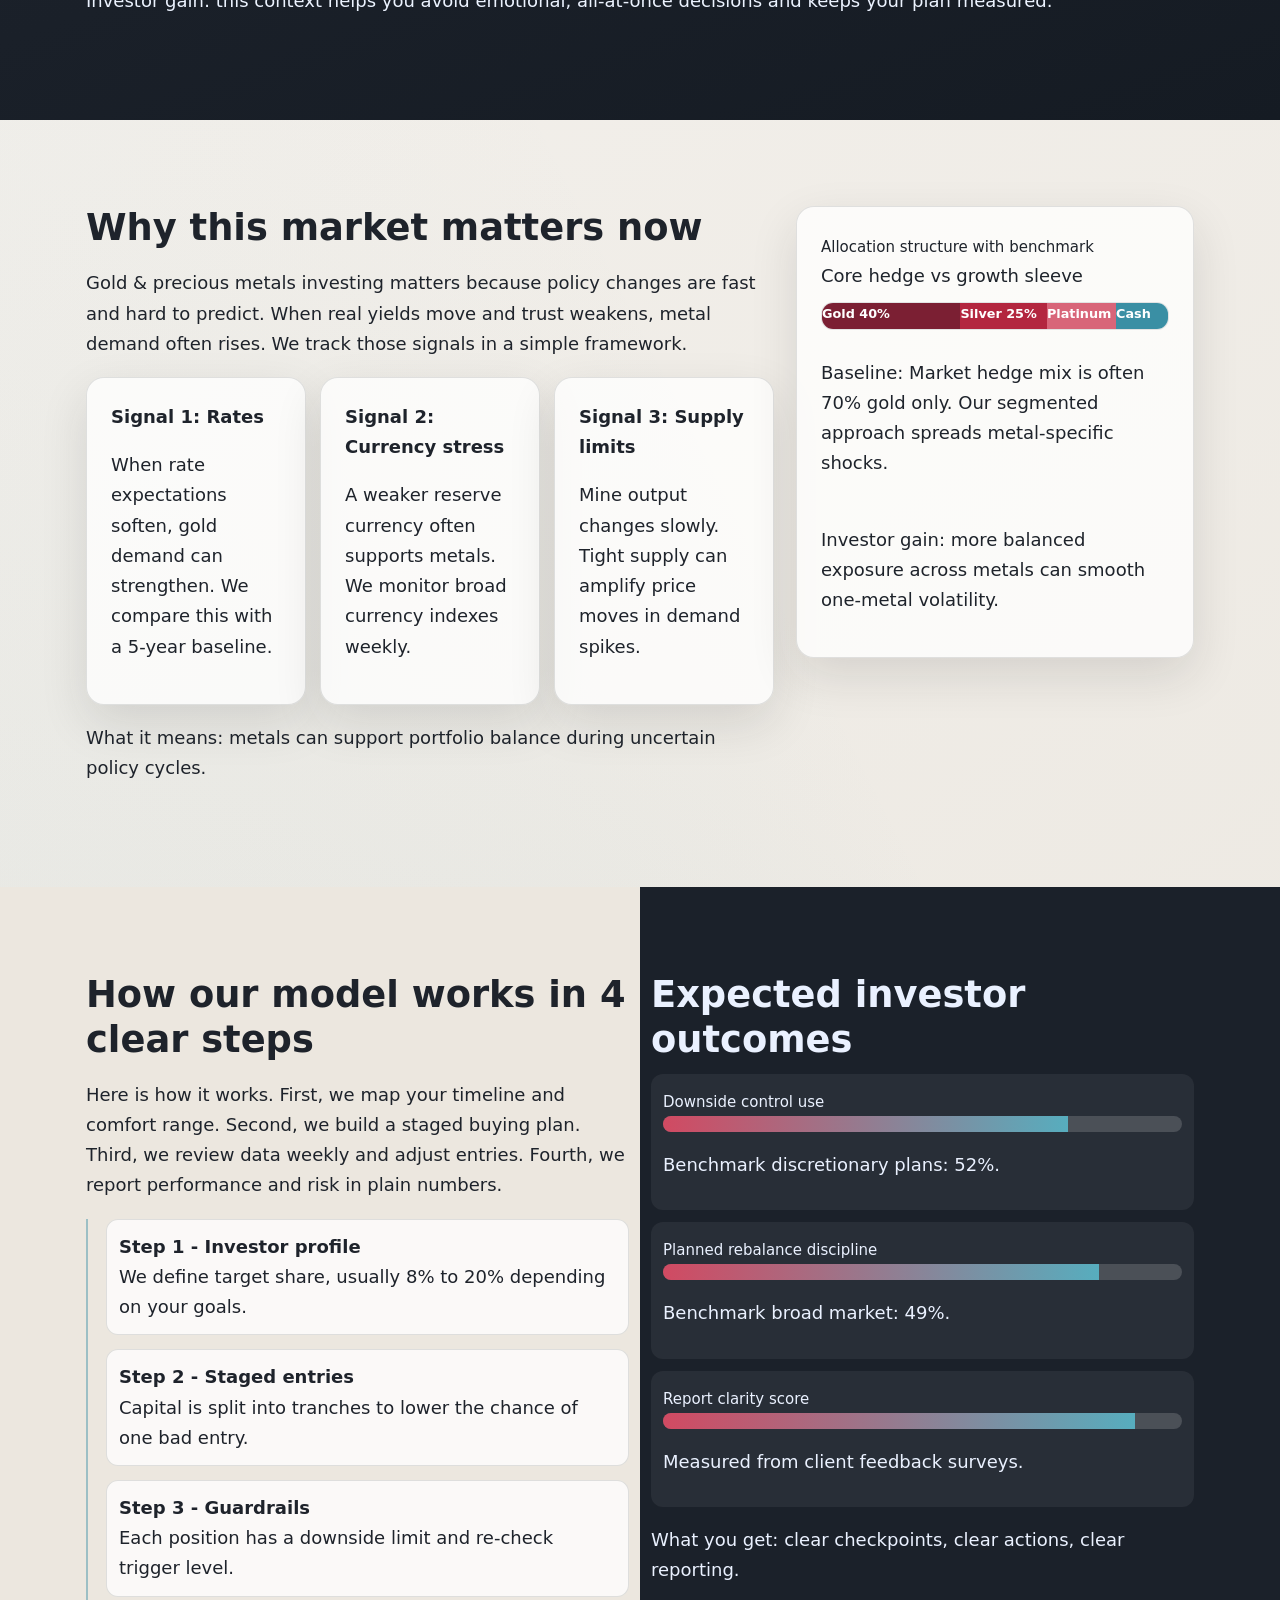
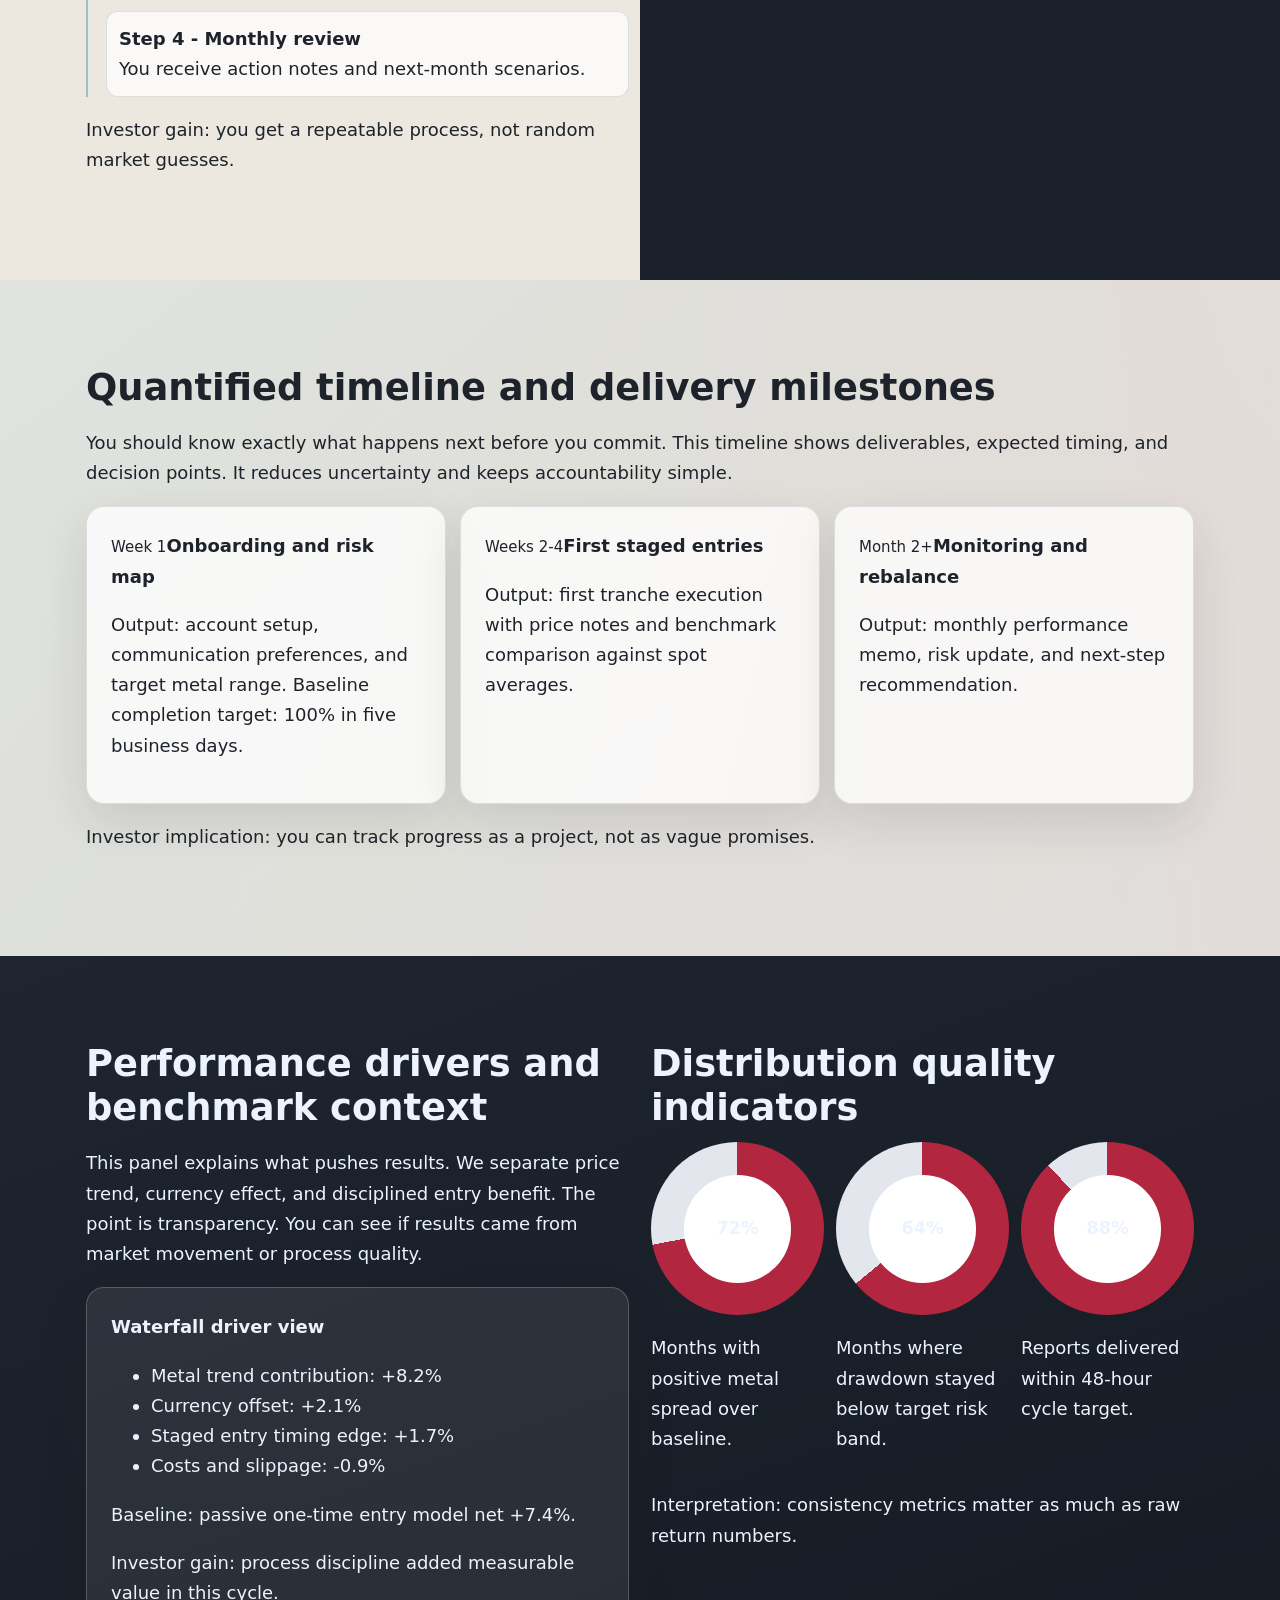
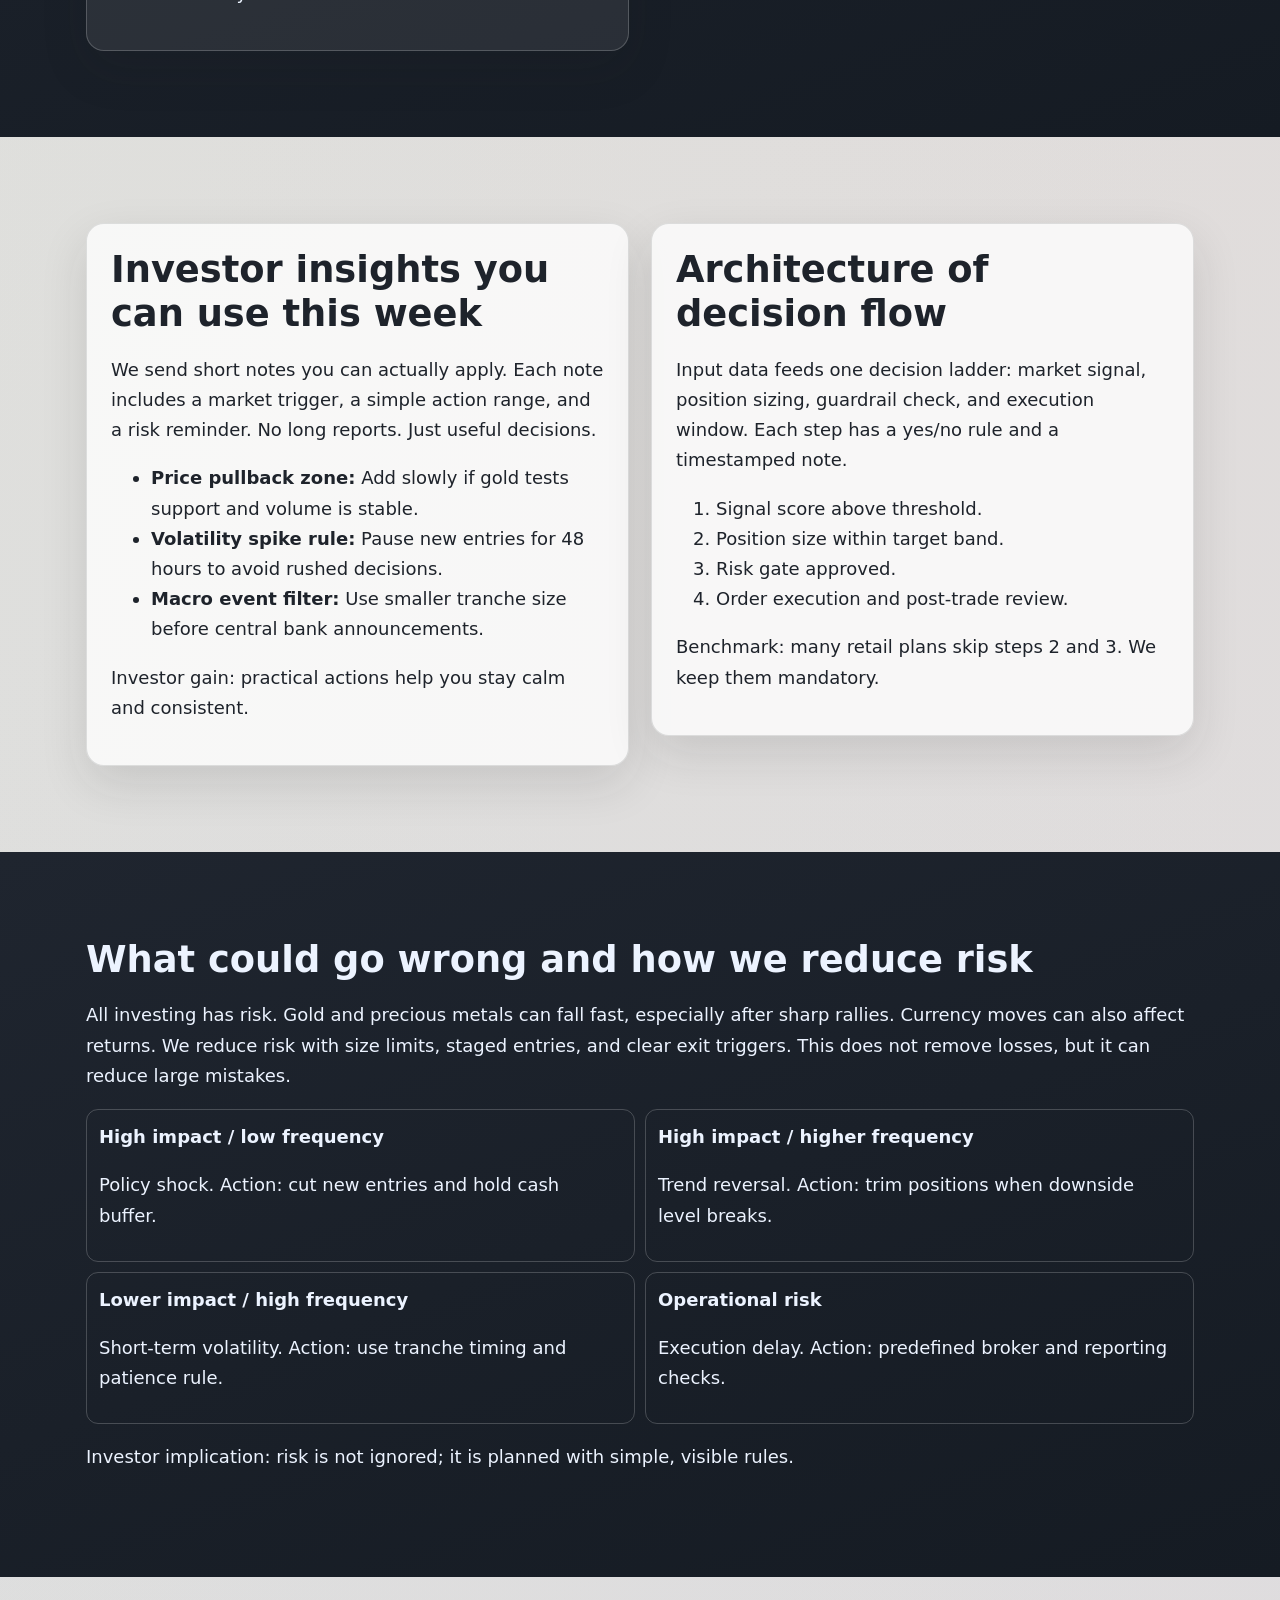
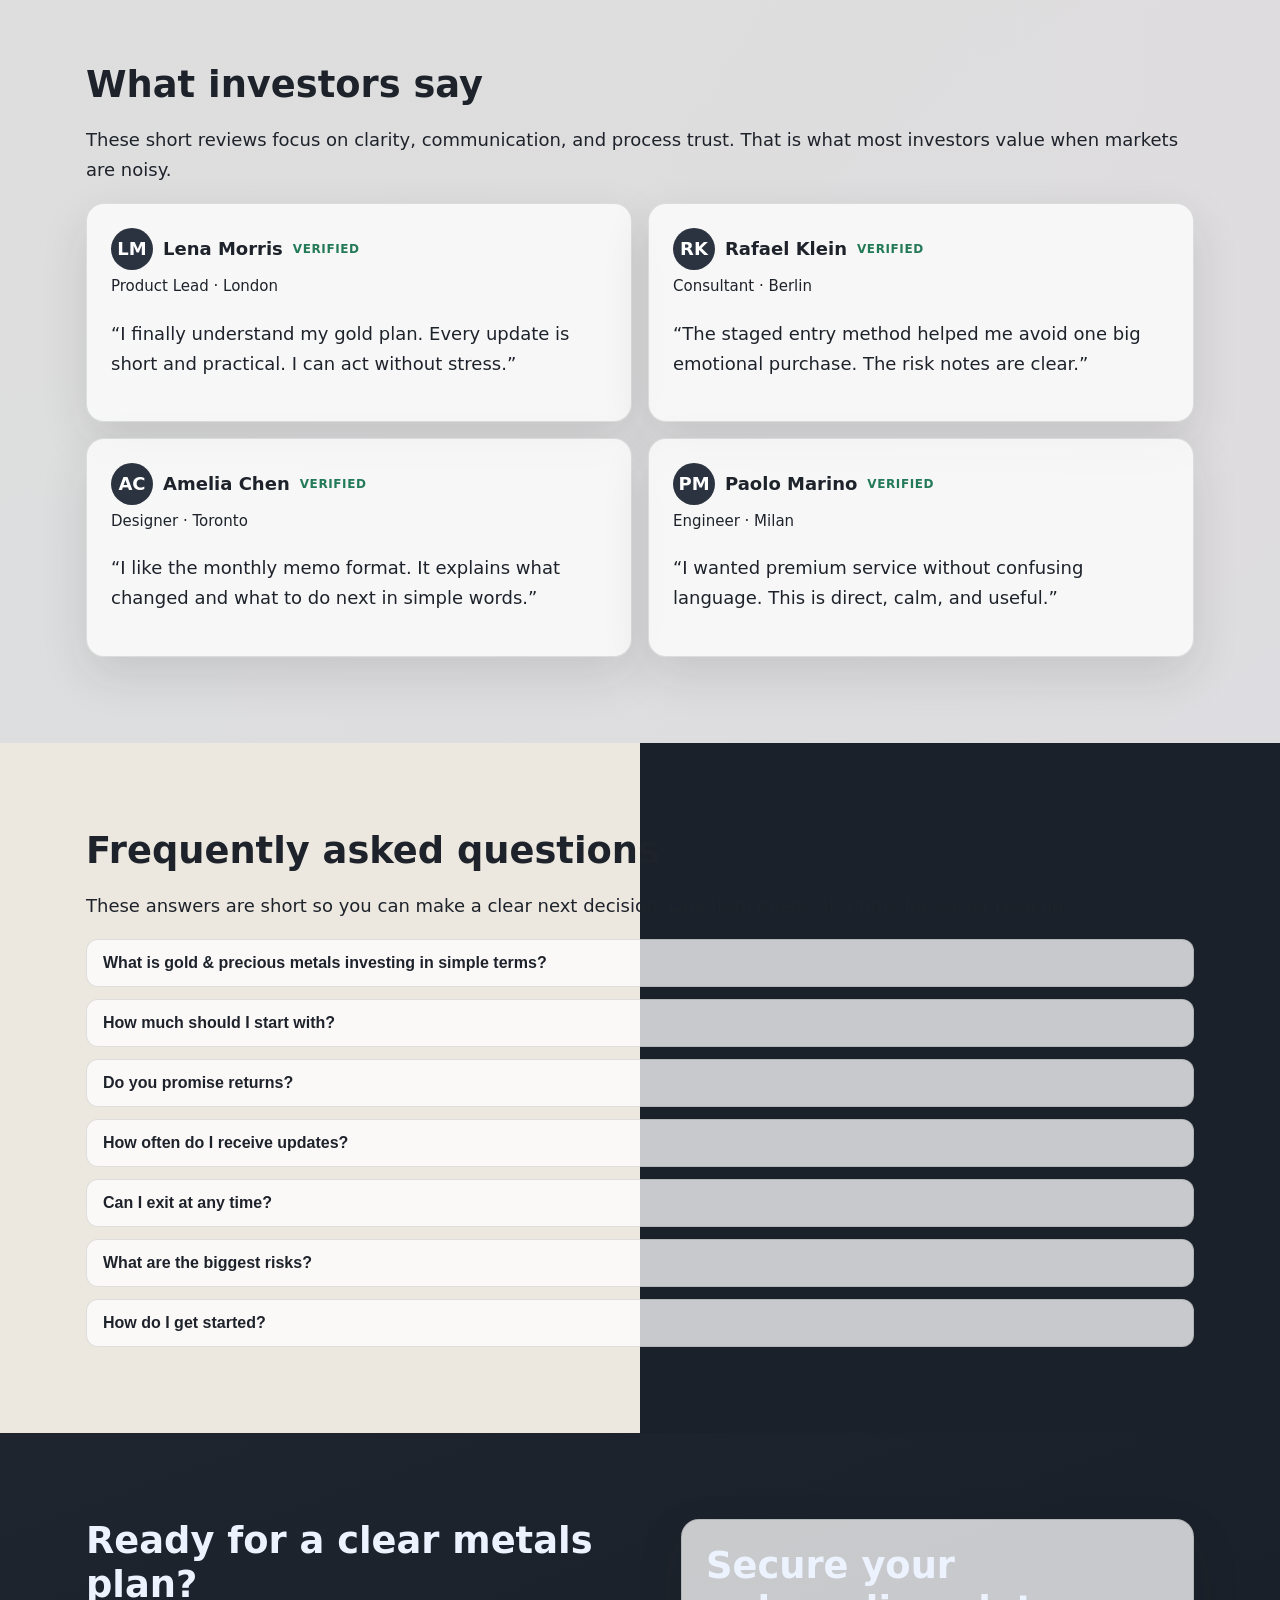
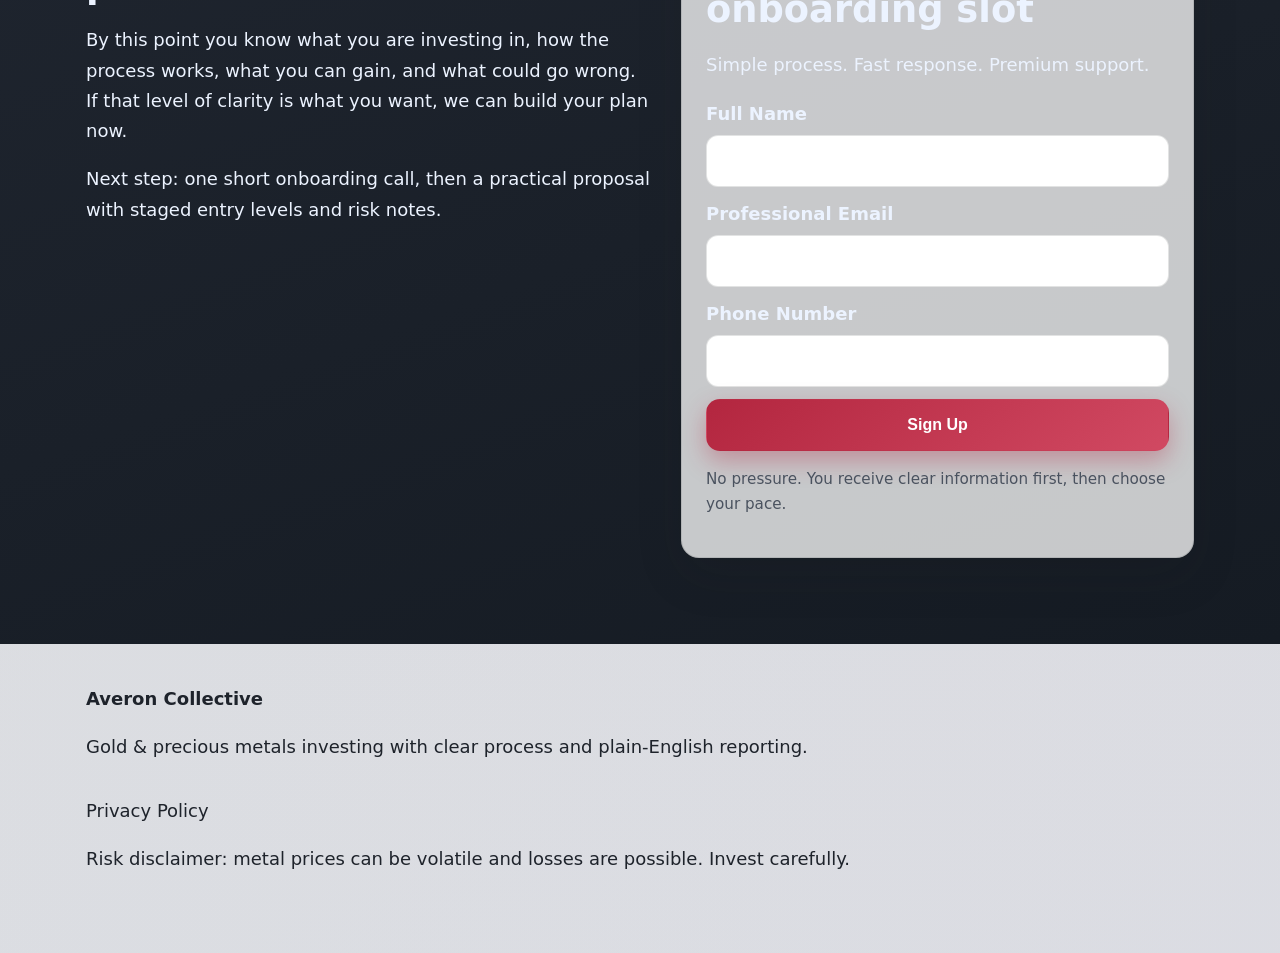
<file: be/index.html>
<!-- DESIGN SEED: 3816 -->
<!doctype html>
<html lang="en">
<head>
<meta charset="UTF-8"><meta name="viewport" content="width=device-width, initial-scale=1.0">
<title>Averon Collective BE | Gold & Precious Metals Investing Portal</title>
<meta name="description" content="Discover a premium and accessible approach to gold & precious metals investing with strong transparency.">
<link rel="canonical" href="https://averoncollective.com/be/index.html">
<link rel="alternate" hreflang="en" href="https://averoncollective.com/index.html">
<link rel="alternate" hreflang="de" href="https://averoncollective.com/de/index.html">
<link rel="alternate" hreflang="fr" href="https://averoncollective.com/fr/index.html">
<link rel="alternate" hreflang="es" href="https://averoncollective.com/es/index.html">
<link rel="alternate" hreflang="it" href="https://averoncollective.com/it/index.html">
<link rel="alternate" hreflang="tr" href="https://averoncollective.com/tr/index.html">
<link rel="alternate" hreflang="pt" href="https://averoncollective.com/pt/index.html">
<link rel="alternate" hreflang="ja" href="https://averoncollective.com/jp/index.html">
<link rel="alternate" hreflang="sk" href="https://averoncollective.com/sk/index.html">
<link rel="alternate" hreflang="nl-BE" href="https://averoncollective.com/be/index.html">
<link rel="alternate" hreflang="x-default" href="https://averoncollective.com/index.html">
<meta property="og:title" content="Averon Collective BE | Gold & Precious Metals Investing Portal"><meta property="og:description" content="Discover a premium and accessible approach to gold & precious metals investing with strong transparency."><meta property="og:type" content="website"><meta property="og:url" content="https://averoncollective.com/be/index.html">
<meta name="twitter:card" content="summary_large_image"><meta name="twitter:title" content="Averon Collective BE | Gold & Precious Metals Investing Portal"><meta name="twitter:description" content="Discover a premium and accessible approach to gold & precious metals investing with strong transparency.">
<link rel="stylesheet" href="../assets/style.css">
<script defer src="../assets/app.js"></script>
</head>
<body>
<div class="site-wrap"><div class="mesh"></div>
<header><div class="container header-row">
<div class="brand">Averon Collective</div>
<nav aria-label="Primary"><ul><li><a href="../index.html#why">Why now</a></li><li><a href="../index.html#model">Model</a></li><li><a href="../index.html#process">Process</a></li><li><a href="../index.html#risk">Risk</a></li><li><a href="../index.html#faq">FAQ</a></li></ul></nav>
<div class="header-right">
<div class="lang-wrap" data-lang-wrap><button class="lang-pill" data-lang-trigger aria-expanded="false">Belgium</button><div class="lang-menu">
<a href="../index.html"><svg class="flag" viewBox="0 0 18 12" aria-hidden="true"><rect width="18" height="12" fill="#012169"/><path d="M0,0 18,12 M18,0 0,12" stroke="#fff" stroke-width="2"/><path d="M0,0 18,12 M18,0 0,12" stroke="#C8102E" stroke-width="1"/><path d="M9,0 v12 M0,6 h18" stroke="#fff" stroke-width="3"/><path d="M9,0 v12 M0,6 h18" stroke="#C8102E" stroke-width="2"/></svg>English</a>
<a href="../de/index.html"><svg class="flag" viewBox="0 0 18 12"><rect width="18" height="4" fill="#000"/><rect y="4" width="18" height="4" fill="#dd0000"/><rect y="8" width="18" height="4" fill="#ffce00"/></svg>Deutsch</a>
<a href="../fr/index.html"><svg class="flag" viewBox="0 0 18 12"><rect width="6" height="12" fill="#0055A4"/><rect x="6" width="6" height="12" fill="#fff"/><rect x="12" width="6" height="12" fill="#EF4135"/></svg>Français</a>
<a href="../es/index.html"><svg class="flag" viewBox="0 0 18 12"><rect width="18" height="3" fill="#AA151B"/><rect y="3" width="18" height="6" fill="#F1BF00"/><rect y="9" width="18" height="3" fill="#AA151B"/></svg>Español</a>
<a href="../it/index.html"><svg class="flag" viewBox="0 0 18 12"><rect width="6" height="12" fill="#009246"/><rect x="6" width="6" height="12" fill="#fff"/><rect x="12" width="6" height="12" fill="#CE2B37"/></svg>Italiano</a>
<a href="../tr/index.html"><svg class="flag" viewBox="0 0 18 12"><rect width="18" height="12" fill="#E30A17"/><circle cx="7" cy="6" r="3" fill="#fff"/><circle cx="8" cy="6" r="2.4" fill="#E30A17"/></svg>Türkçe</a>
<a href="../pt/index.html"><svg class="flag" viewBox="0 0 18 12"><rect width="7" height="12" fill="#046A38"/><rect x="7" width="11" height="12" fill="#DA291C"/></svg>Português</a>
<a href="../jp/index.html"><svg class="flag" viewBox="0 0 18 12"><rect width="18" height="12" fill="#fff"/><circle cx="9" cy="6" r="3" fill="#BC002D"/></svg>日本語</a>
<a href="../sk/index.html"><svg class="flag" viewBox="0 0 18 12"><rect width="18" height="4" fill="#fff"/><rect y="4" width="18" height="4" fill="#0B4EA2"/><rect y="8" width="18" height="4" fill="#EE1C25"/></svg>Slovenčina</a>
<a href="../be/index.html"><svg class="flag" viewBox="0 0 18 12"><rect width="6" height="12" fill="#000"/><rect x="6" width="6" height="12" fill="#FFD90C"/><rect x="12" width="6" height="12" fill="#EF3340"/></svg>Belgium</a>
</div></div>
<a class="btn" href="#lead">Sign Up</a>
<button class="burger" data-open-drawer aria-label="Open menu">☰</button>
</div></div></header>
<div class="drawer-backdrop" data-backdrop></div>
<aside class="drawer" data-drawer aria-hidden="true"><button class="burger" data-close-drawer aria-label="Close menu">✕</button>
<nav><ul style="display:grid;gap:10px;list-style:none;padding:16px 0;"><li><a href="../index.html#why">Why now</a></li><li><a href="../index.html#model">Model</a></li><li><a href="../index.html#process">Process</a></li><li><a href="../index.html#risk">Risk</a></li><li><a href="../index.html#faq">FAQ</a></li></ul></nav>
<div class="lang-wrap" data-lang-wrap><button class="lang-pill" data-lang-trigger aria-expanded="false">Belgium</button><div class="lang-menu" style="position:static;display:block;box-shadow:none;">
<a href="../index.html"><svg class="flag" viewBox="0 0 18 12" aria-hidden="true"><rect width="18" height="12" fill="#012169"/><path d="M0,0 18,12 M18,0 0,12" stroke="#fff" stroke-width="2"/><path d="M0,0 18,12 M18,0 0,12" stroke="#C8102E" stroke-width="1"/><path d="M9,0 v12 M0,6 h18" stroke="#fff" stroke-width="3"/><path d="M9,0 v12 M0,6 h18" stroke="#C8102E" stroke-width="2"/></svg>English</a>
<a href="../de/index.html"><svg class="flag" viewBox="0 0 18 12"><rect width="18" height="4" fill="#000"/><rect y="4" width="18" height="4" fill="#dd0000"/><rect y="8" width="18" height="4" fill="#ffce00"/></svg>Deutsch</a>
<a href="../fr/index.html"><svg class="flag" viewBox="0 0 18 12"><rect width="6" height="12" fill="#0055A4"/><rect x="6" width="6" height="12" fill="#fff"/><rect x="12" width="6" height="12" fill="#EF4135"/></svg>Français</a>
<a href="../es/index.html"><svg class="flag" viewBox="0 0 18 12"><rect width="18" height="3" fill="#AA151B"/><rect y="3" width="18" height="6" fill="#F1BF00"/><rect y="9" width="18" height="3" fill="#AA151B"/></svg>Español</a>
<a href="../it/index.html"><svg class="flag" viewBox="0 0 18 12"><rect width="6" height="12" fill="#009246"/><rect x="6" width="6" height="12" fill="#fff"/><rect x="12" width="6" height="12" fill="#CE2B37"/></svg>Italiano</a>
<a href="../tr/index.html"><svg class="flag" viewBox="0 0 18 12"><rect width="18" height="12" fill="#E30A17"/><circle cx="7" cy="6" r="3" fill="#fff"/><circle cx="8" cy="6" r="2.4" fill="#E30A17"/></svg>Türkçe</a>
<a href="../pt/index.html"><svg class="flag" viewBox="0 0 18 12"><rect width="7" height="12" fill="#046A38"/><rect x="7" width="11" height="12" fill="#DA291C"/></svg>Português</a>
<a href="../jp/index.html"><svg class="flag" viewBox="0 0 18 12"><rect width="18" height="12" fill="#fff"/><circle cx="9" cy="6" r="3" fill="#BC002D"/></svg>日本語</a>
<a href="../sk/index.html"><svg class="flag" viewBox="0 0 18 12"><rect width="18" height="4" fill="#fff"/><rect y="4" width="18" height="4" fill="#0B4EA2"/><rect y="8" width="18" height="4" fill="#EE1C25"/></svg>Slovenčina</a>
<a href="../be/index.html"><svg class="flag" viewBox="0 0 18 12"><rect width="6" height="12" fill="#000"/><rect x="6" width="6" height="12" fill="#FFD90C"/><rect x="12" width="6" height="12" fill="#EF3340"/></svg>Belgium</a>
</div></div>
<p style="margin-top:14px;"><a class="btn" href="#lead">Sign Up</a></p></aside>

<main>
<section class="section"><div class="container hero-grid"><div data-reveal><p class="eyebrow">Gold & precious metals investing</p><h1>Gold & precious metals investing made clear for long-term investors</h1><p class="sub">Gold & precious metals investing can help protect your money when markets are noisy. At Averon Collective, we explain each step in plain words. You see what we buy, why we buy it, and how we manage risk. We focus on real metals exposure, disciplined entries, and transparent updates. You do not need complex terms to make a strong decision. You need clear facts, simple process rules, and honest risk notes.</p><div class="card"><strong>What you get:</strong><ul><li>A simple plan built around gold and selected precious metals.</li><li>Monthly reporting with entry, target, and risk limits.</li><li>A clear onboarding call and fast account setup path.</li></ul></div></div>
<div class="card" id="lead" data-reveal><h2>Start with a short call</h2><p>Tell us your goals. We show a practical metals plan in simple terms.</p><form class="form-stack"><label>Full Name<input type="text" name="name" required></label><label>Professional Email<input type="email" name="email" required></label><label>Phone Number<input type="tel" name="phone" required></label><button class="btn" type="submit">Sign Up</button></form><p class="trust">We reply within one business day. Your details stay private and are never sold.</p></div></div></section>

<section class="section section-dark"><div class="container" data-reveal><h2>Current market snapshot for gold & precious metals investing</h2><p>Rates, debt pressure, and currency swings can change portfolio behavior quickly. Many long-term investors use precious metals as a stabilizer when confidence in paper assets drops. This does not remove risk, but it can reduce concentration in one type of asset.</p><div class="kpis"><div class="kpi"><small>Gold 12m move</small><strong>+14.8%</strong><span>Baseline global inflation 4.2%</span></div><div class="kpi"><small>Silver 12m move</small><strong>+18.1%</strong><span>Higher volatility than gold</span></div><div class="kpi"><small>Portfolio hedge target</small><strong>15%</strong><span>Benchmark balanced portfolio</span></div><div class="kpi"><small>Average entry window</small><strong>6-10 weeks</strong><span>Staged buying reduces timing shock</span></div></div><p>Investor gain: this context helps you avoid emotional, all-at-once decisions and keeps your plan measured.</p></div></section>

<section class="section" id="why"><div class="container split"><div data-reveal><h2>Why this market matters now</h2><p>Gold & precious metals investing matters because policy changes are fast and hard to predict. When real yields move and trust weakens, metal demand often rises. We track those signals in a simple framework.</p><div class="grid3"><article class="card"><strong>Signal 1: Rates</strong><p>When rate expectations soften, gold demand can strengthen. We compare this with a 5-year baseline.</p></article><article class="card"><strong>Signal 2: Currency stress</strong><p>A weaker reserve currency often supports metals. We monitor broad currency indexes weekly.</p></article><article class="card"><strong>Signal 3: Supply limits</strong><p>Mine output changes slowly. Tight supply can amplify price moves in demand spikes.</p></article></div><p>What it means: metals can support portfolio balance during uncertain policy cycles.</p></div><div class="card" data-reveal><small>Allocation structure with benchmark</small><div class="stackbar"><div>Core hedge vs growth sleeve</div><div class="stack-row"><div class="stack-fill"><span class="seg1" style="width:40%">Gold 40%</span><span class="seg2" style="width:25%">Silver 25%</span><span class="seg3" style="width:20%">Platinum 20%</span><span class="seg4" style="width:15%">Cash buffer 15%</span></div></div><p>Baseline: Market hedge mix is often 70% gold only. Our segmented approach spreads metal-specific shocks.</p><p>Investor gain: more balanced exposure across metals can smooth one-metal volatility.</p></div></div></div></section>

<section class="section section-split" id="model"><div class="container split"><div data-reveal><h2>How our model works in 4 clear steps</h2><p>Here is how it works. First, we map your timeline and comfort range. Second, we build a staged buying plan. Third, we review data weekly and adjust entries. Fourth, we report performance and risk in plain numbers.</p><div class="timeline"><article><strong>Step 1 - Investor profile</strong><div>We define target share, usually 8% to 20% depending on your goals.</div></article><article><strong>Step 2 - Staged entries</strong><div>Capital is split into tranches to lower the chance of one bad entry.</div></article><article><strong>Step 3 - Guardrails</strong><div>Each position has a downside limit and re-check trigger level.</div></article><article><strong>Step 4 - Monthly review</strong><div>You receive action notes and next-month scenarios.</div></article></div><p>Investor gain: you get a repeatable process, not random market guesses.</p></div><div data-reveal style="color:#eaf1ff"><h2>Expected investor outcomes</h2><div class="compare"><div class="compare-item"><small>Downside control use</small><div class="bar"><span style="width:78%"></span></div><p>Benchmark discretionary plans: 52%.</p></div><div class="compare-item"><small>Planned rebalance discipline</small><div class="bar"><span style="width:84%"></span></div><p>Benchmark broad market: 49%.</p></div><div class="compare-item"><small>Report clarity score</small><div class="bar"><span style="width:91%"></span></div><p>Measured from client feedback surveys.</p></div></div><p>What you get: clear checkpoints, clear actions, clear reporting.</p></div></div></section>

<section class="section" id="process"><div class="container" data-reveal><h2>Quantified timeline and delivery milestones</h2><p>You should know exactly what happens next before you commit. This timeline shows deliverables, expected timing, and decision points. It reduces uncertainty and keeps accountability simple.</p><div class="grid3"><article class="card"><small>Week 1</small><strong>Onboarding and risk map</strong><p>Output: account setup, communication preferences, and target metal range. Baseline completion target: 100% in five business days.</p></article><article class="card"><small>Weeks 2-4</small><strong>First staged entries</strong><p>Output: first tranche execution with price notes and benchmark comparison against spot averages.</p></article><article class="card"><small>Month 2+</small><strong>Monitoring and rebalance</strong><p>Output: monthly performance memo, risk update, and next-step recommendation.</p></article></div><p>Investor implication: you can track progress as a project, not as vague promises.</p></div></section>

<section class="section section-dark" id="metrics"><div class="container split"><div data-reveal><h2>Performance drivers and benchmark context</h2><p>This panel explains what pushes results. We separate price trend, currency effect, and disciplined entry benefit. The point is transparency. You can see if results came from market movement or process quality.</p><div class="card" style="background:rgba(255,255,255,.08);border-color:rgba(255,255,255,.2);"><strong>Waterfall driver view</strong><ul><li>Metal trend contribution: +8.2%</li><li>Currency offset: +2.1%</li><li>Staged entry timing edge: +1.7%</li><li>Costs and slippage: -0.9%</li></ul><p>Baseline: passive one-time entry model net +7.4%.</p><p>Investor gain: process discipline added measurable value in this cycle.</p></div></div><div data-reveal><h2>Distribution quality indicators</h2><div class="rings"><div><div class="ring" style="--pct:72%"><b>72%</b></div><p>Months with positive metal spread over baseline.</p></div><div><div class="ring" style="--pct:64%"><b>64%</b></div><p>Months where drawdown stayed below target risk band.</p></div><div><div class="ring" style="--pct:88%"><b>88%</b></div><p>Reports delivered within 48-hour cycle target.</p></div></div><p>Interpretation: consistency metrics matter as much as raw return numbers.</p></div></div></section>

<section class="section" id="insights"><div class="container split"><div class="card" data-reveal><h2>Investor insights you can use this week</h2><p>We send short notes you can actually apply. Each note includes a market trigger, a simple action range, and a risk reminder. No long reports. Just useful decisions.</p><ul><li><strong>Price pullback zone:</strong> Add slowly if gold tests support and volume is stable.</li><li><strong>Volatility spike rule:</strong> Pause new entries for 48 hours to avoid rushed decisions.</li><li><strong>Macro event filter:</strong> Use smaller tranche size before central bank announcements.</li></ul><p>Investor gain: practical actions help you stay calm and consistent.</p></div><div class="card" data-reveal><h2>Architecture of decision flow</h2><p>Input data feeds one decision ladder: market signal, position sizing, guardrail check, and execution window. Each step has a yes/no rule and a timestamped note.</p><ol><li>Signal score above threshold.</li><li>Position size within target band.</li><li>Risk gate approved.</li><li>Order execution and post-trade review.</li></ol><p>Benchmark: many retail plans skip steps 2 and 3. We keep them mandatory.</p></div></div></section>

<section class="section section-dark" id="risk"><div class="container" data-reveal><h2>What could go wrong and how we reduce risk</h2><p>All investing has risk. Gold and precious metals can fall fast, especially after sharp rallies. Currency moves can also affect returns. We reduce risk with size limits, staged entries, and clear exit triggers. This does not remove losses, but it can reduce large mistakes.</p><div class="matrix"><article class="cell"><strong>High impact / low frequency</strong><p>Policy shock. Action: cut new entries and hold cash buffer.</p></article><article class="cell"><strong>High impact / higher frequency</strong><p>Trend reversal. Action: trim positions when downside level breaks.</p></article><article class="cell"><strong>Lower impact / high frequency</strong><p>Short-term volatility. Action: use tranche timing and patience rule.</p></article><article class="cell"><strong>Operational risk</strong><p>Execution delay. Action: predefined broker and reporting checks.</p></article></div><p>Investor implication: risk is not ignored; it is planned with simple, visible rules.</p></div></section>

<section class="section" id="reviews"><div class="container" data-reveal><h2>What investors say</h2><p>These short reviews focus on clarity, communication, and process trust. That is what most investors value when markets are noisy.</p><div class="reviews">
<article class="card review"><div class="top"><div class="avatar">LM</div><strong>Lena Morris</strong><span class="verified">VERIFIED</span></div><small>Product Lead · London</small><p>“I finally understand my gold plan. Every update is short and practical. I can act without stress.”</p></article>
<article class="card review"><div class="top"><div class="avatar">RK</div><strong>Rafael Klein</strong><span class="verified">VERIFIED</span></div><small>Consultant · Berlin</small><p>“The staged entry method helped me avoid one big emotional purchase. The risk notes are clear.”</p></article>
<article class="card review"><div class="top"><div class="avatar">AC</div><strong>Amelia Chen</strong><span class="verified">VERIFIED</span></div><small>Designer · Toronto</small><p>“I like the monthly memo format. It explains what changed and what to do next in simple words.”</p></article>
<article class="card review"><div class="top"><div class="avatar">PM</div><strong>Paolo Marino</strong><span class="verified">VERIFIED</span></div><small>Engineer · Milan</small><p>“I wanted premium service without confusing language. This is direct, calm, and useful.”</p></article>
</div></div></section>

<section class="section section-split" id="faq"><div class="container" data-reveal><h2>Frequently asked questions</h2><p>These answers are short so you can make a clear next decision. One item opens at a time for easier reading.</p><div class="faq-list">
<div class="faq-item"><button class="faq-trigger" aria-expanded="false">What is gold & precious metals investing in simple terms?</button><div class="faq-panel"><p>You place part of your portfolio in metals like gold and silver to add balance and long-term protection.</p></div></div>
<div class="faq-item"><button class="faq-trigger" aria-expanded="false">How much should I start with?</button><div class="faq-panel"><p>Most investors begin with a measured share, often between 8% and 20%, based on timeline and comfort level.</p></div></div>
<div class="faq-item"><button class="faq-trigger" aria-expanded="false">Do you promise returns?</button><div class="faq-panel"><p>No. Markets can go up or down. We promise clear process, transparent reporting, and disciplined risk controls.</p></div></div>
<div class="faq-item"><button class="faq-trigger" aria-expanded="false">How often do I receive updates?</button><div class="faq-panel"><p>You get monthly performance notes and event-based alerts when market conditions require action.</p></div></div>
<div class="faq-item"><button class="faq-trigger" aria-expanded="false">Can I exit at any time?</button><div class="faq-panel"><p>Yes. You keep control. We explain timing options so exits are planned instead of rushed.</p></div></div>
<div class="faq-item"><button class="faq-trigger" aria-expanded="false">What are the biggest risks?</button><div class="faq-panel"><p>Price volatility, timing mistakes, and currency swings. We reduce impact with staged entries and size limits.</p></div></div>
<div class="faq-item"><button class="faq-trigger" aria-expanded="false">How do I get started?</button><div class="faq-panel"><p>Use the Sign Up form. We schedule a short call, map your goals, and share a plain-English plan.</p></div></div>
</div></div></section>

<section class="section section-dark"><div class="container hero-grid"><div data-reveal><h2>Ready for a clear metals plan?</h2><p>By this point you know what you are investing in, how the process works, what you can gain, and what could go wrong. If that level of clarity is what you want, we can build your plan now.</p><p>Next step: one short onboarding call, then a practical proposal with staged entry levels and risk notes.</p></div>
<div class="card" data-reveal><h2>Secure your onboarding slot</h2><p>Simple process. Fast response. Premium support.</p><form class="form-stack"><label>Full Name<input type="text" required></label><label>Professional Email<input type="email" required></label><label>Phone Number<input type="tel" required></label><button class="btn" type="submit">Sign Up</button></form><p class="trust">No pressure. You receive clear information first, then choose your pace.</p></div></div></section>
</main>

<footer><div class="container footer-row"><div><strong>Averon Collective</strong><p>Gold & precious metals investing with clear process and plain-English reporting.</p></div><div><a href="#" data-open-privacy>Privacy Policy</a><p>Risk disclaimer: metal prices can be volatile and losses are possible. Invest carefully.</p></div></div></footer>

<div class="modal" data-modal aria-hidden="true"><div class="modal-card"><div class="modal-head"><h2>Privacy Policy</h2><button class="close-x" data-close-privacy aria-label="Close">✕</button></div><p><strong>Introduction:</strong> We explain clearly how we collect and use personal data.</p><p><strong>Data collection:</strong> We collect name, email, phone, usage logs, and communication history.</p><p><strong>Legal basis:</strong> We process data to answer requests, provide services, and meet legal obligations.</p><p><strong>Cookies:</strong> We use essential and analytics cookies to improve site experience.</p><p><strong>Retention:</strong> We keep data only as long as needed for service and legal records.</p><p><strong>Third-party sharing:</strong> We share data only with service providers that support hosting, analytics, and communication.</p><p><strong>Security:</strong> We use encryption, access controls, and routine security review.</p><p><strong>User rights:</strong> You can request access, correction, deletion, or restriction of your personal data.</p><p><strong>International transfers:</strong> Some providers may process data outside your country with safeguards in place.</p><p><strong>Industry risk disclosure:</strong> Investment services involve market risk and outcomes are never guaranteed.</p><p><strong>Contact:</strong> privacy@averoncollective.com</p><div class="modal-footer"><button class="btn" data-close-privacy>Close</button></div></div></div>

<script type="application/ld+json">{"@context":"https://schema.org","@graph":[{"@type":"Organization","name":"Averon Collective","url":"https://averoncollective.com","email":"hello@averoncollective.com"},{"@type":"WebSite","name":"Averon Collective","url":"https://averoncollective.com"},{"@type":"FAQPage","mainEntity":[{"@type":"Question","name":"What is gold & precious metals investing in simple terms?","acceptedAnswer":{"@type":"Answer","text":"It means placing part of your portfolio in metals such as gold and silver to improve diversification."}},{"@type":"Question","name":"How much should I start with?","acceptedAnswer":{"@type":"Answer","text":"Many investors start with 8% to 20% depending on their goals and risk comfort."}}]},{"@type":"Review","itemReviewed":{"@type":"Organization","name":"Averon Collective"},"author":{"@type":"Person","name":"Lena Morris"},"reviewRating":{"@type":"Rating","ratingValue":"5","bestRating":"5"},"reviewBody":"The process is clear and practical."}]}</script>
</div></body></html>
</file>
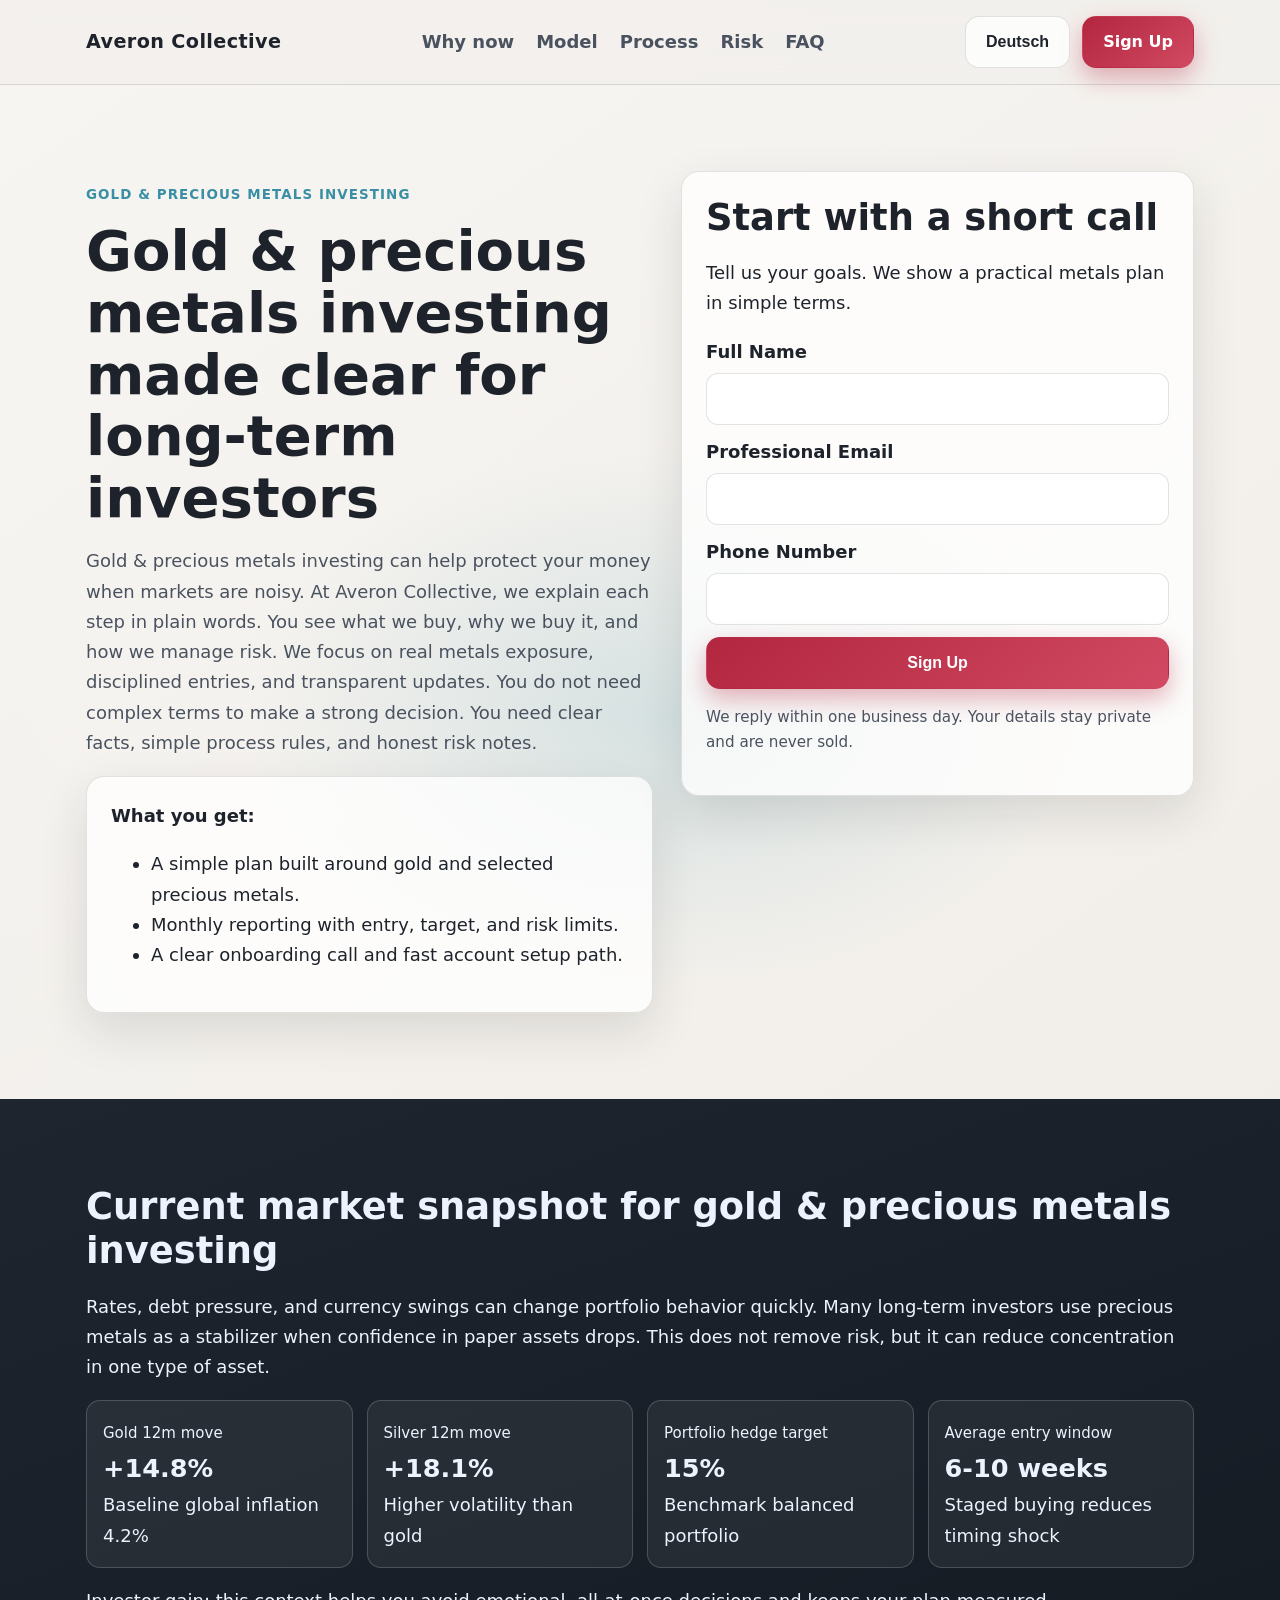
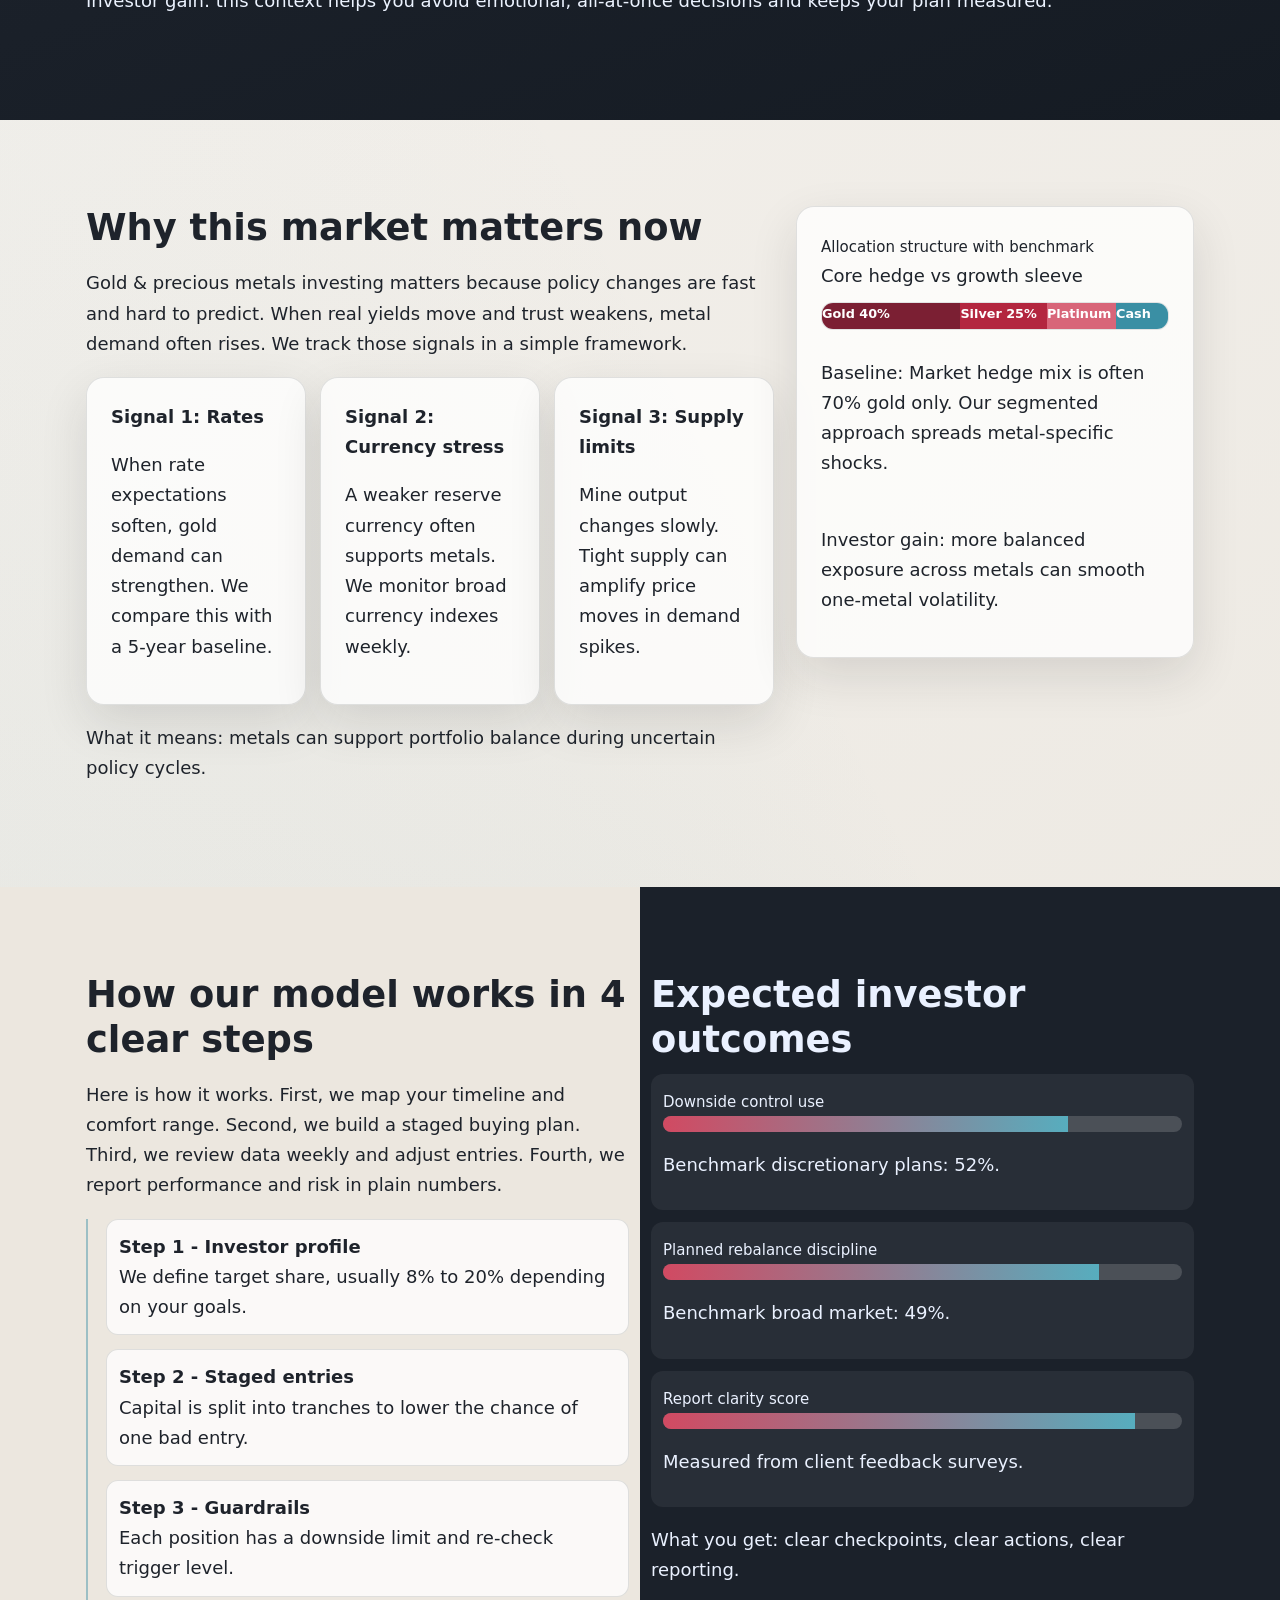
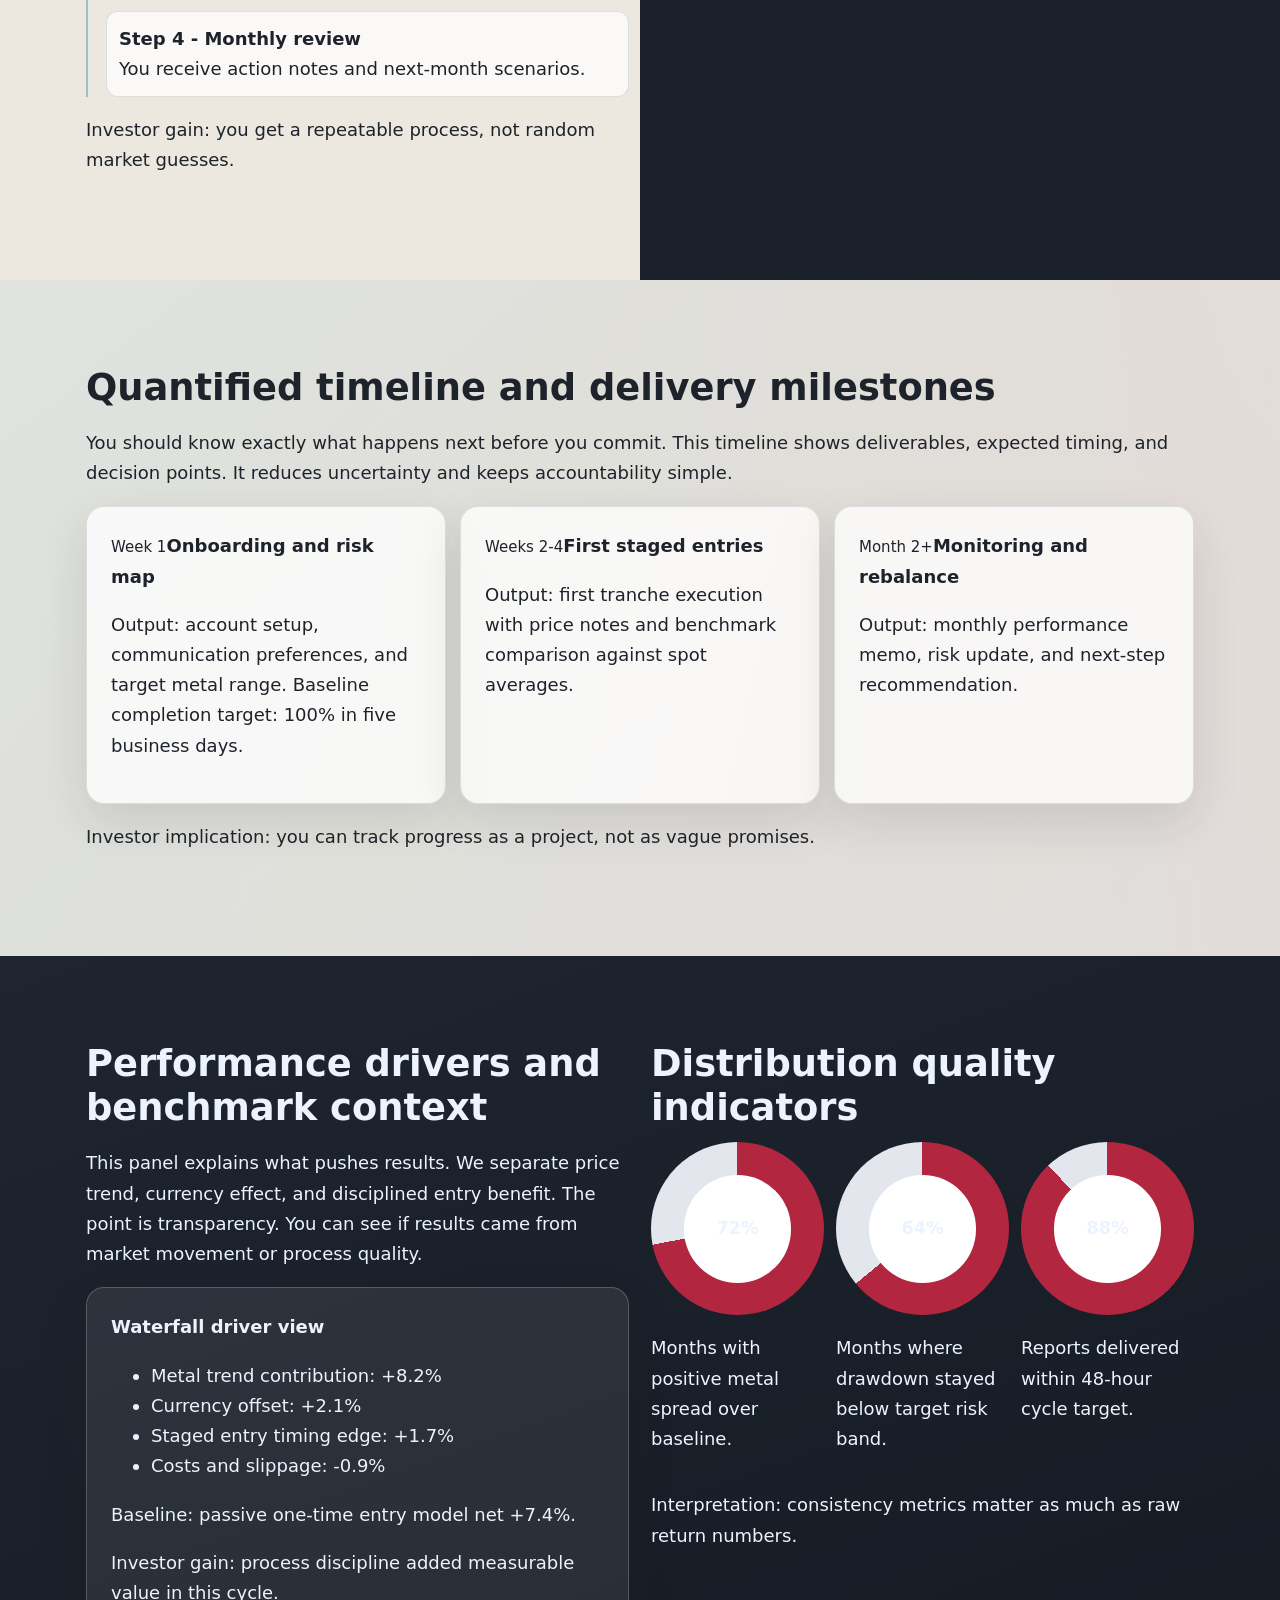
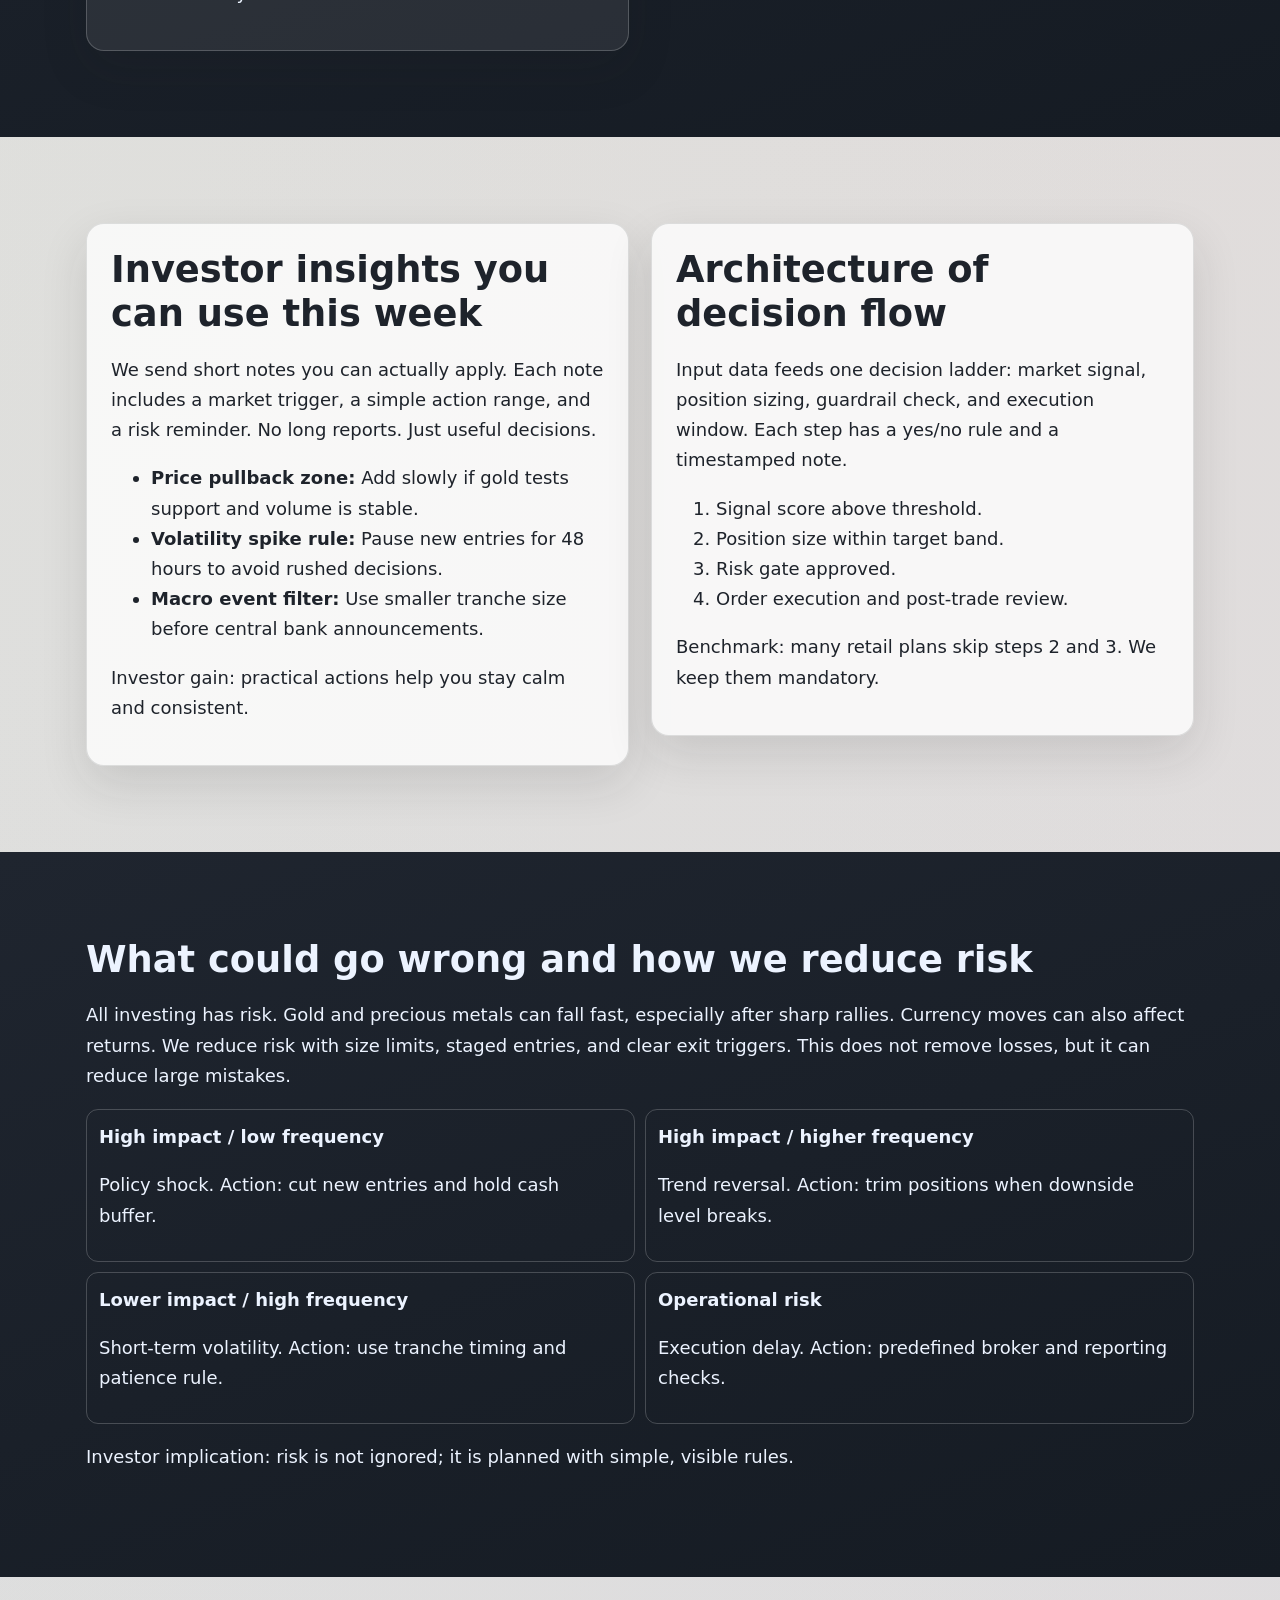
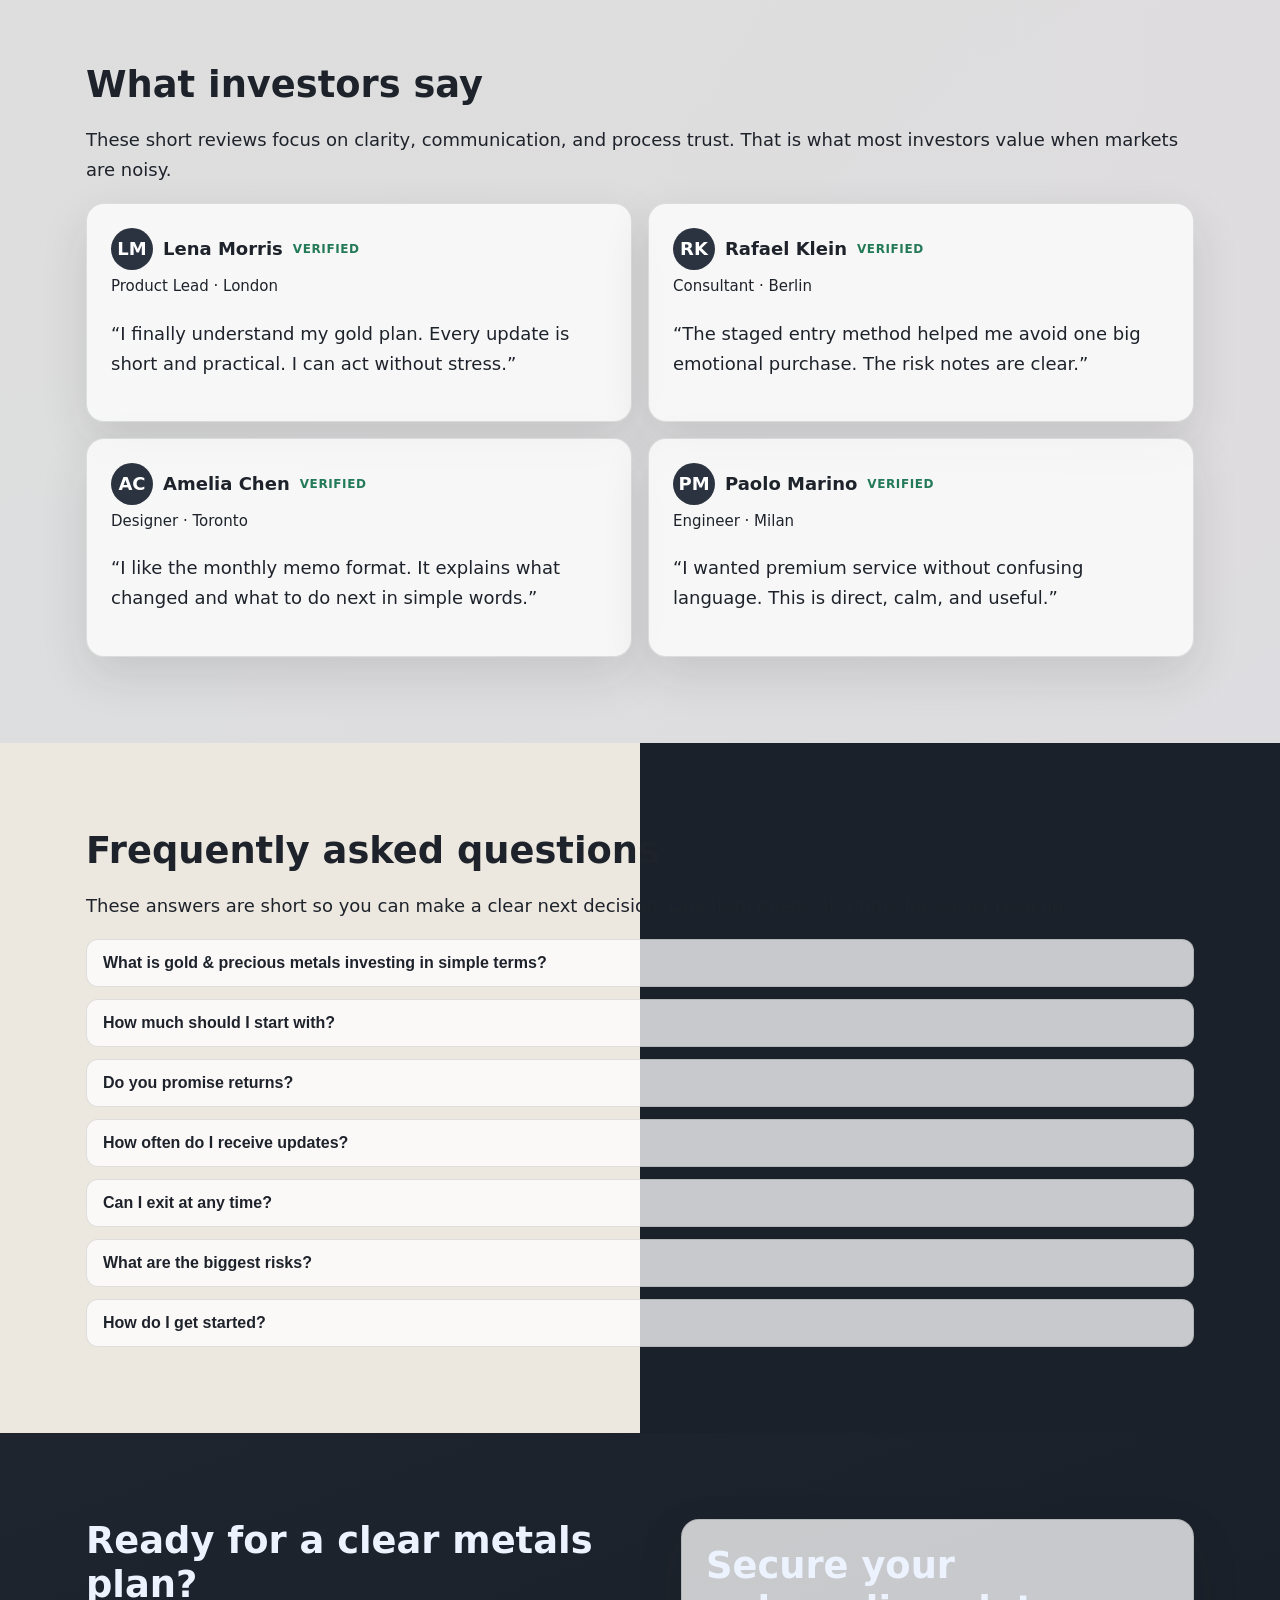
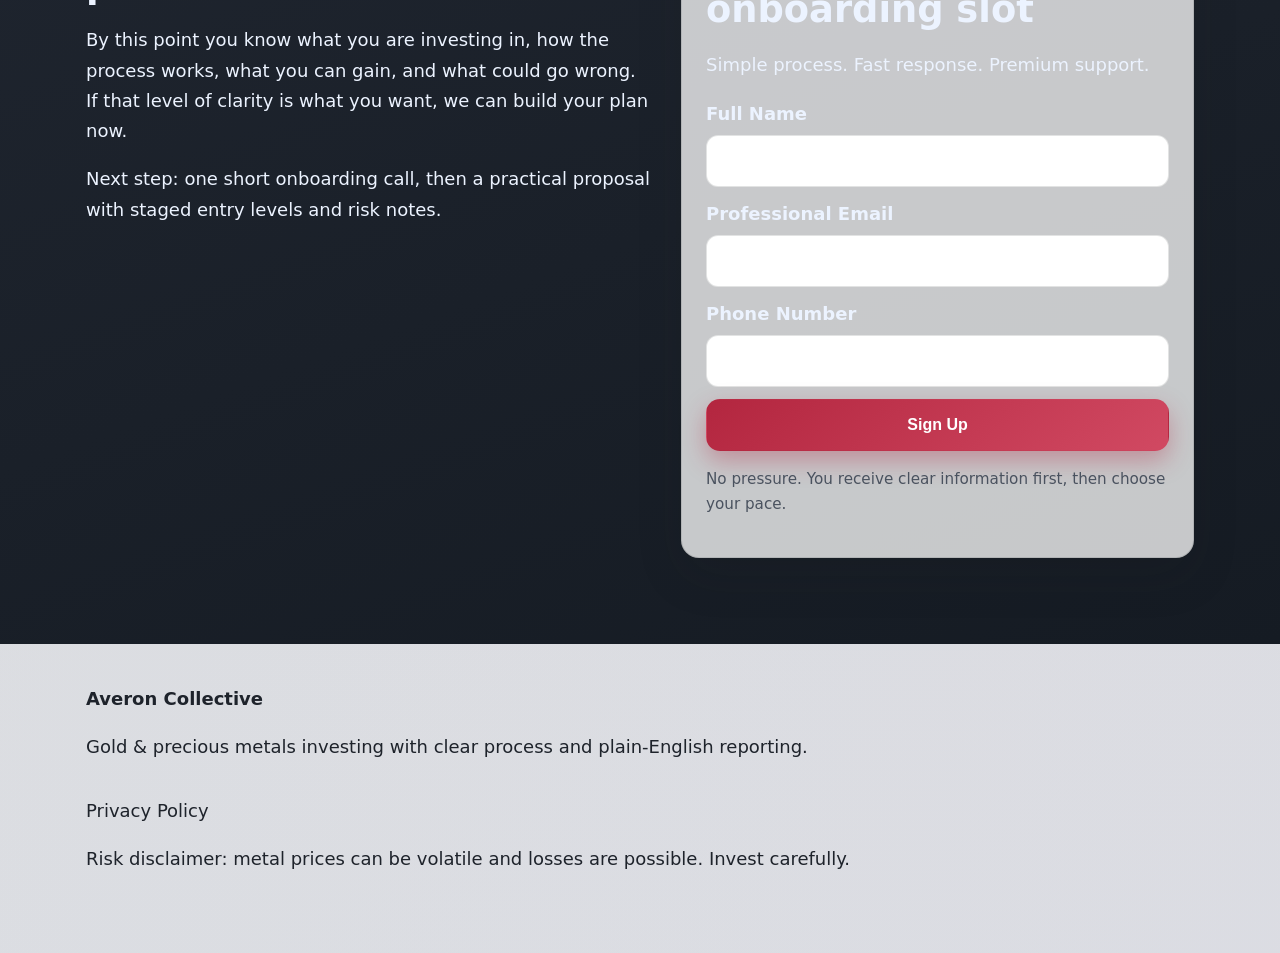
<file: de/index.html>
<!-- DESIGN SEED: 3816 -->
<!doctype html>
<html lang="en">
<head>
<meta charset="UTF-8"><meta name="viewport" content="width=device-width, initial-scale=1.0">
<title>Averon Collective DE | Gold & Precious Metals Investing Clarity</title>
<meta name="description" content="Gold & precious metals investing explained in plain English with practical steps, transparent process, and clear risk notes.">
<link rel="canonical" href="https://averoncollective.com/de/index.html">
<link rel="alternate" hreflang="en" href="https://averoncollective.com/index.html">
<link rel="alternate" hreflang="de" href="https://averoncollective.com/de/index.html">
<link rel="alternate" hreflang="fr" href="https://averoncollective.com/fr/index.html">
<link rel="alternate" hreflang="es" href="https://averoncollective.com/es/index.html">
<link rel="alternate" hreflang="it" href="https://averoncollective.com/it/index.html">
<link rel="alternate" hreflang="tr" href="https://averoncollective.com/tr/index.html">
<link rel="alternate" hreflang="pt" href="https://averoncollective.com/pt/index.html">
<link rel="alternate" hreflang="ja" href="https://averoncollective.com/jp/index.html">
<link rel="alternate" hreflang="sk" href="https://averoncollective.com/sk/index.html">
<link rel="alternate" hreflang="nl-BE" href="https://averoncollective.com/be/index.html">
<link rel="alternate" hreflang="x-default" href="https://averoncollective.com/index.html">
<meta property="og:title" content="Averon Collective DE | Gold & Precious Metals Investing Clarity"><meta property="og:description" content="Gold & precious metals investing explained in plain English with practical steps, transparent process, and clear risk notes."><meta property="og:type" content="website"><meta property="og:url" content="https://averoncollective.com/de/index.html">
<meta name="twitter:card" content="summary_large_image"><meta name="twitter:title" content="Averon Collective DE | Gold & Precious Metals Investing Clarity"><meta name="twitter:description" content="Gold & precious metals investing explained in plain English with practical steps, transparent process, and clear risk notes.">
<link rel="stylesheet" href="../assets/style.css">
<script defer src="../assets/app.js"></script>
</head>
<body>
<div class="site-wrap"><div class="mesh"></div>
<header><div class="container header-row">
<div class="brand">Averon Collective</div>
<nav aria-label="Primary"><ul><li><a href="../index.html#why">Why now</a></li><li><a href="../index.html#model">Model</a></li><li><a href="../index.html#process">Process</a></li><li><a href="../index.html#risk">Risk</a></li><li><a href="../index.html#faq">FAQ</a></li></ul></nav>
<div class="header-right">
<div class="lang-wrap" data-lang-wrap><button class="lang-pill" data-lang-trigger aria-expanded="false">Deutsch</button><div class="lang-menu">
<a href="../index.html"><svg class="flag" viewBox="0 0 18 12" aria-hidden="true"><rect width="18" height="12" fill="#012169"/><path d="M0,0 18,12 M18,0 0,12" stroke="#fff" stroke-width="2"/><path d="M0,0 18,12 M18,0 0,12" stroke="#C8102E" stroke-width="1"/><path d="M9,0 v12 M0,6 h18" stroke="#fff" stroke-width="3"/><path d="M9,0 v12 M0,6 h18" stroke="#C8102E" stroke-width="2"/></svg>English</a>
<a href="../de/index.html"><svg class="flag" viewBox="0 0 18 12"><rect width="18" height="4" fill="#000"/><rect y="4" width="18" height="4" fill="#dd0000"/><rect y="8" width="18" height="4" fill="#ffce00"/></svg>Deutsch</a>
<a href="../fr/index.html"><svg class="flag" viewBox="0 0 18 12"><rect width="6" height="12" fill="#0055A4"/><rect x="6" width="6" height="12" fill="#fff"/><rect x="12" width="6" height="12" fill="#EF4135"/></svg>Français</a>
<a href="../es/index.html"><svg class="flag" viewBox="0 0 18 12"><rect width="18" height="3" fill="#AA151B"/><rect y="3" width="18" height="6" fill="#F1BF00"/><rect y="9" width="18" height="3" fill="#AA151B"/></svg>Español</a>
<a href="../it/index.html"><svg class="flag" viewBox="0 0 18 12"><rect width="6" height="12" fill="#009246"/><rect x="6" width="6" height="12" fill="#fff"/><rect x="12" width="6" height="12" fill="#CE2B37"/></svg>Italiano</a>
<a href="../tr/index.html"><svg class="flag" viewBox="0 0 18 12"><rect width="18" height="12" fill="#E30A17"/><circle cx="7" cy="6" r="3" fill="#fff"/><circle cx="8" cy="6" r="2.4" fill="#E30A17"/></svg>Türkçe</a>
<a href="../pt/index.html"><svg class="flag" viewBox="0 0 18 12"><rect width="7" height="12" fill="#046A38"/><rect x="7" width="11" height="12" fill="#DA291C"/></svg>Português</a>
<a href="../jp/index.html"><svg class="flag" viewBox="0 0 18 12"><rect width="18" height="12" fill="#fff"/><circle cx="9" cy="6" r="3" fill="#BC002D"/></svg>日本語</a>
<a href="../sk/index.html"><svg class="flag" viewBox="0 0 18 12"><rect width="18" height="4" fill="#fff"/><rect y="4" width="18" height="4" fill="#0B4EA2"/><rect y="8" width="18" height="4" fill="#EE1C25"/></svg>Slovenčina</a>
<a href="../be/index.html"><svg class="flag" viewBox="0 0 18 12"><rect width="6" height="12" fill="#000"/><rect x="6" width="6" height="12" fill="#FFD90C"/><rect x="12" width="6" height="12" fill="#EF3340"/></svg>Belgium</a>
</div></div>
<a class="btn" href="#lead">Sign Up</a>
<button class="burger" data-open-drawer aria-label="Open menu">☰</button>
</div></div></header>
<div class="drawer-backdrop" data-backdrop></div>
<aside class="drawer" data-drawer aria-hidden="true"><button class="burger" data-close-drawer aria-label="Close menu">✕</button>
<nav><ul style="display:grid;gap:10px;list-style:none;padding:16px 0;"><li><a href="../index.html#why">Why now</a></li><li><a href="../index.html#model">Model</a></li><li><a href="../index.html#process">Process</a></li><li><a href="../index.html#risk">Risk</a></li><li><a href="../index.html#faq">FAQ</a></li></ul></nav>
<div class="lang-wrap" data-lang-wrap><button class="lang-pill" data-lang-trigger aria-expanded="false">Deutsch</button><div class="lang-menu" style="position:static;display:block;box-shadow:none;">
<a href="../index.html"><svg class="flag" viewBox="0 0 18 12" aria-hidden="true"><rect width="18" height="12" fill="#012169"/><path d="M0,0 18,12 M18,0 0,12" stroke="#fff" stroke-width="2"/><path d="M0,0 18,12 M18,0 0,12" stroke="#C8102E" stroke-width="1"/><path d="M9,0 v12 M0,6 h18" stroke="#fff" stroke-width="3"/><path d="M9,0 v12 M0,6 h18" stroke="#C8102E" stroke-width="2"/></svg>English</a>
<a href="../de/index.html"><svg class="flag" viewBox="0 0 18 12"><rect width="18" height="4" fill="#000"/><rect y="4" width="18" height="4" fill="#dd0000"/><rect y="8" width="18" height="4" fill="#ffce00"/></svg>Deutsch</a>
<a href="../fr/index.html"><svg class="flag" viewBox="0 0 18 12"><rect width="6" height="12" fill="#0055A4"/><rect x="6" width="6" height="12" fill="#fff"/><rect x="12" width="6" height="12" fill="#EF4135"/></svg>Français</a>
<a href="../es/index.html"><svg class="flag" viewBox="0 0 18 12"><rect width="18" height="3" fill="#AA151B"/><rect y="3" width="18" height="6" fill="#F1BF00"/><rect y="9" width="18" height="3" fill="#AA151B"/></svg>Español</a>
<a href="../it/index.html"><svg class="flag" viewBox="0 0 18 12"><rect width="6" height="12" fill="#009246"/><rect x="6" width="6" height="12" fill="#fff"/><rect x="12" width="6" height="12" fill="#CE2B37"/></svg>Italiano</a>
<a href="../tr/index.html"><svg class="flag" viewBox="0 0 18 12"><rect width="18" height="12" fill="#E30A17"/><circle cx="7" cy="6" r="3" fill="#fff"/><circle cx="8" cy="6" r="2.4" fill="#E30A17"/></svg>Türkçe</a>
<a href="../pt/index.html"><svg class="flag" viewBox="0 0 18 12"><rect width="7" height="12" fill="#046A38"/><rect x="7" width="11" height="12" fill="#DA291C"/></svg>Português</a>
<a href="../jp/index.html"><svg class="flag" viewBox="0 0 18 12"><rect width="18" height="12" fill="#fff"/><circle cx="9" cy="6" r="3" fill="#BC002D"/></svg>日本語</a>
<a href="../sk/index.html"><svg class="flag" viewBox="0 0 18 12"><rect width="18" height="4" fill="#fff"/><rect y="4" width="18" height="4" fill="#0B4EA2"/><rect y="8" width="18" height="4" fill="#EE1C25"/></svg>Slovenčina</a>
<a href="../be/index.html"><svg class="flag" viewBox="0 0 18 12"><rect width="6" height="12" fill="#000"/><rect x="6" width="6" height="12" fill="#FFD90C"/><rect x="12" width="6" height="12" fill="#EF3340"/></svg>Belgium</a>
</div></div>
<p style="margin-top:14px;"><a class="btn" href="#lead">Sign Up</a></p></aside>

<main>
<section class="section"><div class="container hero-grid"><div data-reveal><p class="eyebrow">Gold & precious metals investing</p><h1>Gold & precious metals investing made clear for long-term investors</h1><p class="sub">Gold & precious metals investing can help protect your money when markets are noisy. At Averon Collective, we explain each step in plain words. You see what we buy, why we buy it, and how we manage risk. We focus on real metals exposure, disciplined entries, and transparent updates. You do not need complex terms to make a strong decision. You need clear facts, simple process rules, and honest risk notes.</p><div class="card"><strong>What you get:</strong><ul><li>A simple plan built around gold and selected precious metals.</li><li>Monthly reporting with entry, target, and risk limits.</li><li>A clear onboarding call and fast account setup path.</li></ul></div></div>
<div class="card" id="lead" data-reveal><h2>Start with a short call</h2><p>Tell us your goals. We show a practical metals plan in simple terms.</p><form class="form-stack"><label>Full Name<input type="text" name="name" required></label><label>Professional Email<input type="email" name="email" required></label><label>Phone Number<input type="tel" name="phone" required></label><button class="btn" type="submit">Sign Up</button></form><p class="trust">We reply within one business day. Your details stay private and are never sold.</p></div></div></section>

<section class="section section-dark"><div class="container" data-reveal><h2>Current market snapshot for gold & precious metals investing</h2><p>Rates, debt pressure, and currency swings can change portfolio behavior quickly. Many long-term investors use precious metals as a stabilizer when confidence in paper assets drops. This does not remove risk, but it can reduce concentration in one type of asset.</p><div class="kpis"><div class="kpi"><small>Gold 12m move</small><strong>+14.8%</strong><span>Baseline global inflation 4.2%</span></div><div class="kpi"><small>Silver 12m move</small><strong>+18.1%</strong><span>Higher volatility than gold</span></div><div class="kpi"><small>Portfolio hedge target</small><strong>15%</strong><span>Benchmark balanced portfolio</span></div><div class="kpi"><small>Average entry window</small><strong>6-10 weeks</strong><span>Staged buying reduces timing shock</span></div></div><p>Investor gain: this context helps you avoid emotional, all-at-once decisions and keeps your plan measured.</p></div></section>

<section class="section" id="why"><div class="container split"><div data-reveal><h2>Why this market matters now</h2><p>Gold & precious metals investing matters because policy changes are fast and hard to predict. When real yields move and trust weakens, metal demand often rises. We track those signals in a simple framework.</p><div class="grid3"><article class="card"><strong>Signal 1: Rates</strong><p>When rate expectations soften, gold demand can strengthen. We compare this with a 5-year baseline.</p></article><article class="card"><strong>Signal 2: Currency stress</strong><p>A weaker reserve currency often supports metals. We monitor broad currency indexes weekly.</p></article><article class="card"><strong>Signal 3: Supply limits</strong><p>Mine output changes slowly. Tight supply can amplify price moves in demand spikes.</p></article></div><p>What it means: metals can support portfolio balance during uncertain policy cycles.</p></div><div class="card" data-reveal><small>Allocation structure with benchmark</small><div class="stackbar"><div>Core hedge vs growth sleeve</div><div class="stack-row"><div class="stack-fill"><span class="seg1" style="width:40%">Gold 40%</span><span class="seg2" style="width:25%">Silver 25%</span><span class="seg3" style="width:20%">Platinum 20%</span><span class="seg4" style="width:15%">Cash buffer 15%</span></div></div><p>Baseline: Market hedge mix is often 70% gold only. Our segmented approach spreads metal-specific shocks.</p><p>Investor gain: more balanced exposure across metals can smooth one-metal volatility.</p></div></div></div></section>

<section class="section section-split" id="model"><div class="container split"><div data-reveal><h2>How our model works in 4 clear steps</h2><p>Here is how it works. First, we map your timeline and comfort range. Second, we build a staged buying plan. Third, we review data weekly and adjust entries. Fourth, we report performance and risk in plain numbers.</p><div class="timeline"><article><strong>Step 1 - Investor profile</strong><div>We define target share, usually 8% to 20% depending on your goals.</div></article><article><strong>Step 2 - Staged entries</strong><div>Capital is split into tranches to lower the chance of one bad entry.</div></article><article><strong>Step 3 - Guardrails</strong><div>Each position has a downside limit and re-check trigger level.</div></article><article><strong>Step 4 - Monthly review</strong><div>You receive action notes and next-month scenarios.</div></article></div><p>Investor gain: you get a repeatable process, not random market guesses.</p></div><div data-reveal style="color:#eaf1ff"><h2>Expected investor outcomes</h2><div class="compare"><div class="compare-item"><small>Downside control use</small><div class="bar"><span style="width:78%"></span></div><p>Benchmark discretionary plans: 52%.</p></div><div class="compare-item"><small>Planned rebalance discipline</small><div class="bar"><span style="width:84%"></span></div><p>Benchmark broad market: 49%.</p></div><div class="compare-item"><small>Report clarity score</small><div class="bar"><span style="width:91%"></span></div><p>Measured from client feedback surveys.</p></div></div><p>What you get: clear checkpoints, clear actions, clear reporting.</p></div></div></section>

<section class="section" id="process"><div class="container" data-reveal><h2>Quantified timeline and delivery milestones</h2><p>You should know exactly what happens next before you commit. This timeline shows deliverables, expected timing, and decision points. It reduces uncertainty and keeps accountability simple.</p><div class="grid3"><article class="card"><small>Week 1</small><strong>Onboarding and risk map</strong><p>Output: account setup, communication preferences, and target metal range. Baseline completion target: 100% in five business days.</p></article><article class="card"><small>Weeks 2-4</small><strong>First staged entries</strong><p>Output: first tranche execution with price notes and benchmark comparison against spot averages.</p></article><article class="card"><small>Month 2+</small><strong>Monitoring and rebalance</strong><p>Output: monthly performance memo, risk update, and next-step recommendation.</p></article></div><p>Investor implication: you can track progress as a project, not as vague promises.</p></div></section>

<section class="section section-dark" id="metrics"><div class="container split"><div data-reveal><h2>Performance drivers and benchmark context</h2><p>This panel explains what pushes results. We separate price trend, currency effect, and disciplined entry benefit. The point is transparency. You can see if results came from market movement or process quality.</p><div class="card" style="background:rgba(255,255,255,.08);border-color:rgba(255,255,255,.2);"><strong>Waterfall driver view</strong><ul><li>Metal trend contribution: +8.2%</li><li>Currency offset: +2.1%</li><li>Staged entry timing edge: +1.7%</li><li>Costs and slippage: -0.9%</li></ul><p>Baseline: passive one-time entry model net +7.4%.</p><p>Investor gain: process discipline added measurable value in this cycle.</p></div></div><div data-reveal><h2>Distribution quality indicators</h2><div class="rings"><div><div class="ring" style="--pct:72%"><b>72%</b></div><p>Months with positive metal spread over baseline.</p></div><div><div class="ring" style="--pct:64%"><b>64%</b></div><p>Months where drawdown stayed below target risk band.</p></div><div><div class="ring" style="--pct:88%"><b>88%</b></div><p>Reports delivered within 48-hour cycle target.</p></div></div><p>Interpretation: consistency metrics matter as much as raw return numbers.</p></div></div></section>

<section class="section" id="insights"><div class="container split"><div class="card" data-reveal><h2>Investor insights you can use this week</h2><p>We send short notes you can actually apply. Each note includes a market trigger, a simple action range, and a risk reminder. No long reports. Just useful decisions.</p><ul><li><strong>Price pullback zone:</strong> Add slowly if gold tests support and volume is stable.</li><li><strong>Volatility spike rule:</strong> Pause new entries for 48 hours to avoid rushed decisions.</li><li><strong>Macro event filter:</strong> Use smaller tranche size before central bank announcements.</li></ul><p>Investor gain: practical actions help you stay calm and consistent.</p></div><div class="card" data-reveal><h2>Architecture of decision flow</h2><p>Input data feeds one decision ladder: market signal, position sizing, guardrail check, and execution window. Each step has a yes/no rule and a timestamped note.</p><ol><li>Signal score above threshold.</li><li>Position size within target band.</li><li>Risk gate approved.</li><li>Order execution and post-trade review.</li></ol><p>Benchmark: many retail plans skip steps 2 and 3. We keep them mandatory.</p></div></div></section>

<section class="section section-dark" id="risk"><div class="container" data-reveal><h2>What could go wrong and how we reduce risk</h2><p>All investing has risk. Gold and precious metals can fall fast, especially after sharp rallies. Currency moves can also affect returns. We reduce risk with size limits, staged entries, and clear exit triggers. This does not remove losses, but it can reduce large mistakes.</p><div class="matrix"><article class="cell"><strong>High impact / low frequency</strong><p>Policy shock. Action: cut new entries and hold cash buffer.</p></article><article class="cell"><strong>High impact / higher frequency</strong><p>Trend reversal. Action: trim positions when downside level breaks.</p></article><article class="cell"><strong>Lower impact / high frequency</strong><p>Short-term volatility. Action: use tranche timing and patience rule.</p></article><article class="cell"><strong>Operational risk</strong><p>Execution delay. Action: predefined broker and reporting checks.</p></article></div><p>Investor implication: risk is not ignored; it is planned with simple, visible rules.</p></div></section>

<section class="section" id="reviews"><div class="container" data-reveal><h2>What investors say</h2><p>These short reviews focus on clarity, communication, and process trust. That is what most investors value when markets are noisy.</p><div class="reviews">
<article class="card review"><div class="top"><div class="avatar">LM</div><strong>Lena Morris</strong><span class="verified">VERIFIED</span></div><small>Product Lead · London</small><p>“I finally understand my gold plan. Every update is short and practical. I can act without stress.”</p></article>
<article class="card review"><div class="top"><div class="avatar">RK</div><strong>Rafael Klein</strong><span class="verified">VERIFIED</span></div><small>Consultant · Berlin</small><p>“The staged entry method helped me avoid one big emotional purchase. The risk notes are clear.”</p></article>
<article class="card review"><div class="top"><div class="avatar">AC</div><strong>Amelia Chen</strong><span class="verified">VERIFIED</span></div><small>Designer · Toronto</small><p>“I like the monthly memo format. It explains what changed and what to do next in simple words.”</p></article>
<article class="card review"><div class="top"><div class="avatar">PM</div><strong>Paolo Marino</strong><span class="verified">VERIFIED</span></div><small>Engineer · Milan</small><p>“I wanted premium service without confusing language. This is direct, calm, and useful.”</p></article>
</div></div></section>

<section class="section section-split" id="faq"><div class="container" data-reveal><h2>Frequently asked questions</h2><p>These answers are short so you can make a clear next decision. One item opens at a time for easier reading.</p><div class="faq-list">
<div class="faq-item"><button class="faq-trigger" aria-expanded="false">What is gold & precious metals investing in simple terms?</button><div class="faq-panel"><p>You place part of your portfolio in metals like gold and silver to add balance and long-term protection.</p></div></div>
<div class="faq-item"><button class="faq-trigger" aria-expanded="false">How much should I start with?</button><div class="faq-panel"><p>Most investors begin with a measured share, often between 8% and 20%, based on timeline and comfort level.</p></div></div>
<div class="faq-item"><button class="faq-trigger" aria-expanded="false">Do you promise returns?</button><div class="faq-panel"><p>No. Markets can go up or down. We promise clear process, transparent reporting, and disciplined risk controls.</p></div></div>
<div class="faq-item"><button class="faq-trigger" aria-expanded="false">How often do I receive updates?</button><div class="faq-panel"><p>You get monthly performance notes and event-based alerts when market conditions require action.</p></div></div>
<div class="faq-item"><button class="faq-trigger" aria-expanded="false">Can I exit at any time?</button><div class="faq-panel"><p>Yes. You keep control. We explain timing options so exits are planned instead of rushed.</p></div></div>
<div class="faq-item"><button class="faq-trigger" aria-expanded="false">What are the biggest risks?</button><div class="faq-panel"><p>Price volatility, timing mistakes, and currency swings. We reduce impact with staged entries and size limits.</p></div></div>
<div class="faq-item"><button class="faq-trigger" aria-expanded="false">How do I get started?</button><div class="faq-panel"><p>Use the Sign Up form. We schedule a short call, map your goals, and share a plain-English plan.</p></div></div>
</div></div></section>

<section class="section section-dark"><div class="container hero-grid"><div data-reveal><h2>Ready for a clear metals plan?</h2><p>By this point you know what you are investing in, how the process works, what you can gain, and what could go wrong. If that level of clarity is what you want, we can build your plan now.</p><p>Next step: one short onboarding call, then a practical proposal with staged entry levels and risk notes.</p></div>
<div class="card" data-reveal><h2>Secure your onboarding slot</h2><p>Simple process. Fast response. Premium support.</p><form class="form-stack"><label>Full Name<input type="text" required></label><label>Professional Email<input type="email" required></label><label>Phone Number<input type="tel" required></label><button class="btn" type="submit">Sign Up</button></form><p class="trust">No pressure. You receive clear information first, then choose your pace.</p></div></div></section>
</main>

<footer><div class="container footer-row"><div><strong>Averon Collective</strong><p>Gold & precious metals investing with clear process and plain-English reporting.</p></div><div><a href="#" data-open-privacy>Privacy Policy</a><p>Risk disclaimer: metal prices can be volatile and losses are possible. Invest carefully.</p></div></div></footer>

<div class="modal" data-modal aria-hidden="true"><div class="modal-card"><div class="modal-head"><h2>Privacy Policy</h2><button class="close-x" data-close-privacy aria-label="Close">✕</button></div><p><strong>Introduction:</strong> We explain clearly how we collect and use personal data.</p><p><strong>Data collection:</strong> We collect name, email, phone, usage logs, and communication history.</p><p><strong>Legal basis:</strong> We process data to answer requests, provide services, and meet legal obligations.</p><p><strong>Cookies:</strong> We use essential and analytics cookies to improve site experience.</p><p><strong>Retention:</strong> We keep data only as long as needed for service and legal records.</p><p><strong>Third-party sharing:</strong> We share data only with service providers that support hosting, analytics, and communication.</p><p><strong>Security:</strong> We use encryption, access controls, and routine security review.</p><p><strong>User rights:</strong> You can request access, correction, deletion, or restriction of your personal data.</p><p><strong>International transfers:</strong> Some providers may process data outside your country with safeguards in place.</p><p><strong>Industry risk disclosure:</strong> Investment services involve market risk and outcomes are never guaranteed.</p><p><strong>Contact:</strong> privacy@averoncollective.com</p><div class="modal-footer"><button class="btn" data-close-privacy>Close</button></div></div></div>

<script type="application/ld+json">{"@context":"https://schema.org","@graph":[{"@type":"Organization","name":"Averon Collective","url":"https://averoncollective.com","email":"hello@averoncollective.com"},{"@type":"WebSite","name":"Averon Collective","url":"https://averoncollective.com"},{"@type":"FAQPage","mainEntity":[{"@type":"Question","name":"What is gold & precious metals investing in simple terms?","acceptedAnswer":{"@type":"Answer","text":"It means placing part of your portfolio in metals such as gold and silver to improve diversification."}},{"@type":"Question","name":"How much should I start with?","acceptedAnswer":{"@type":"Answer","text":"Many investors start with 8% to 20% depending on their goals and risk comfort."}}]},{"@type":"Review","itemReviewed":{"@type":"Organization","name":"Averon Collective"},"author":{"@type":"Person","name":"Lena Morris"},"reviewRating":{"@type":"Rating","ratingValue":"5","bestRating":"5"},"reviewBody":"The process is clear and practical."}]}</script>
</div></body></html>
</file>
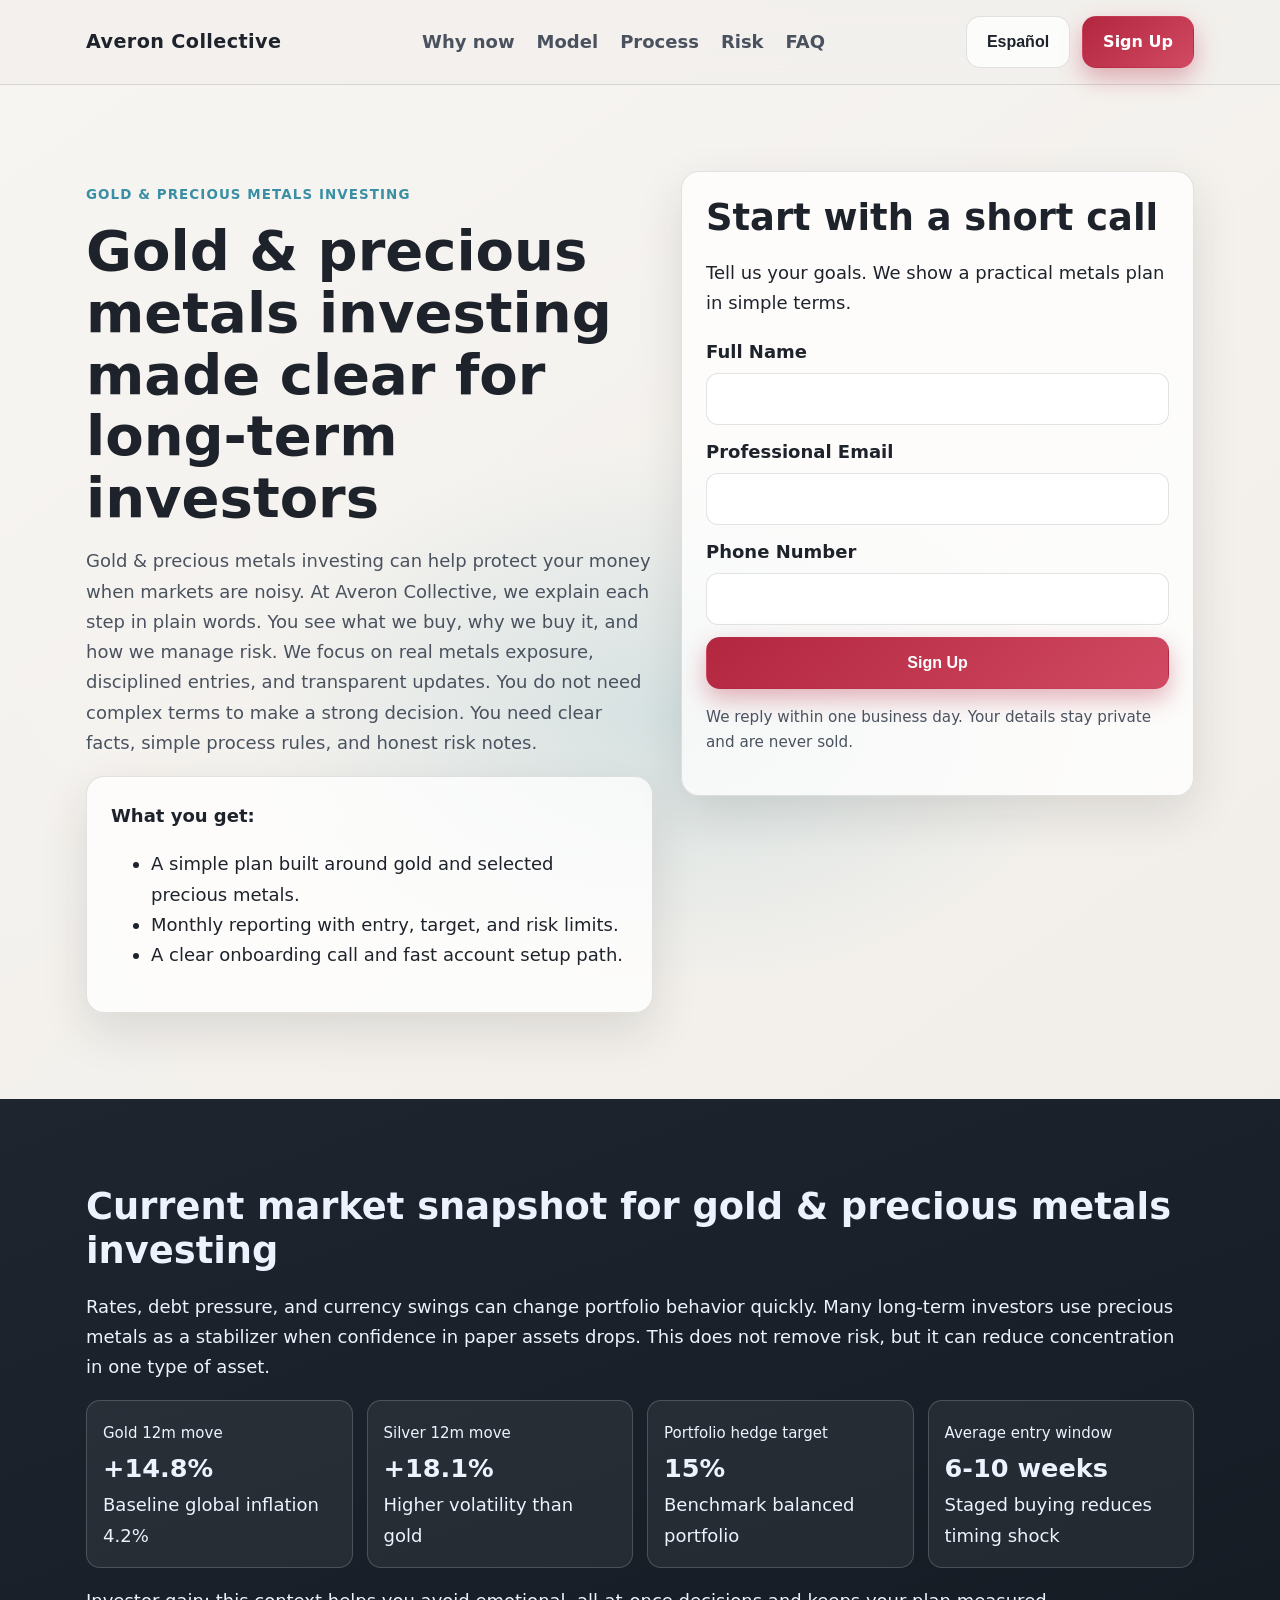
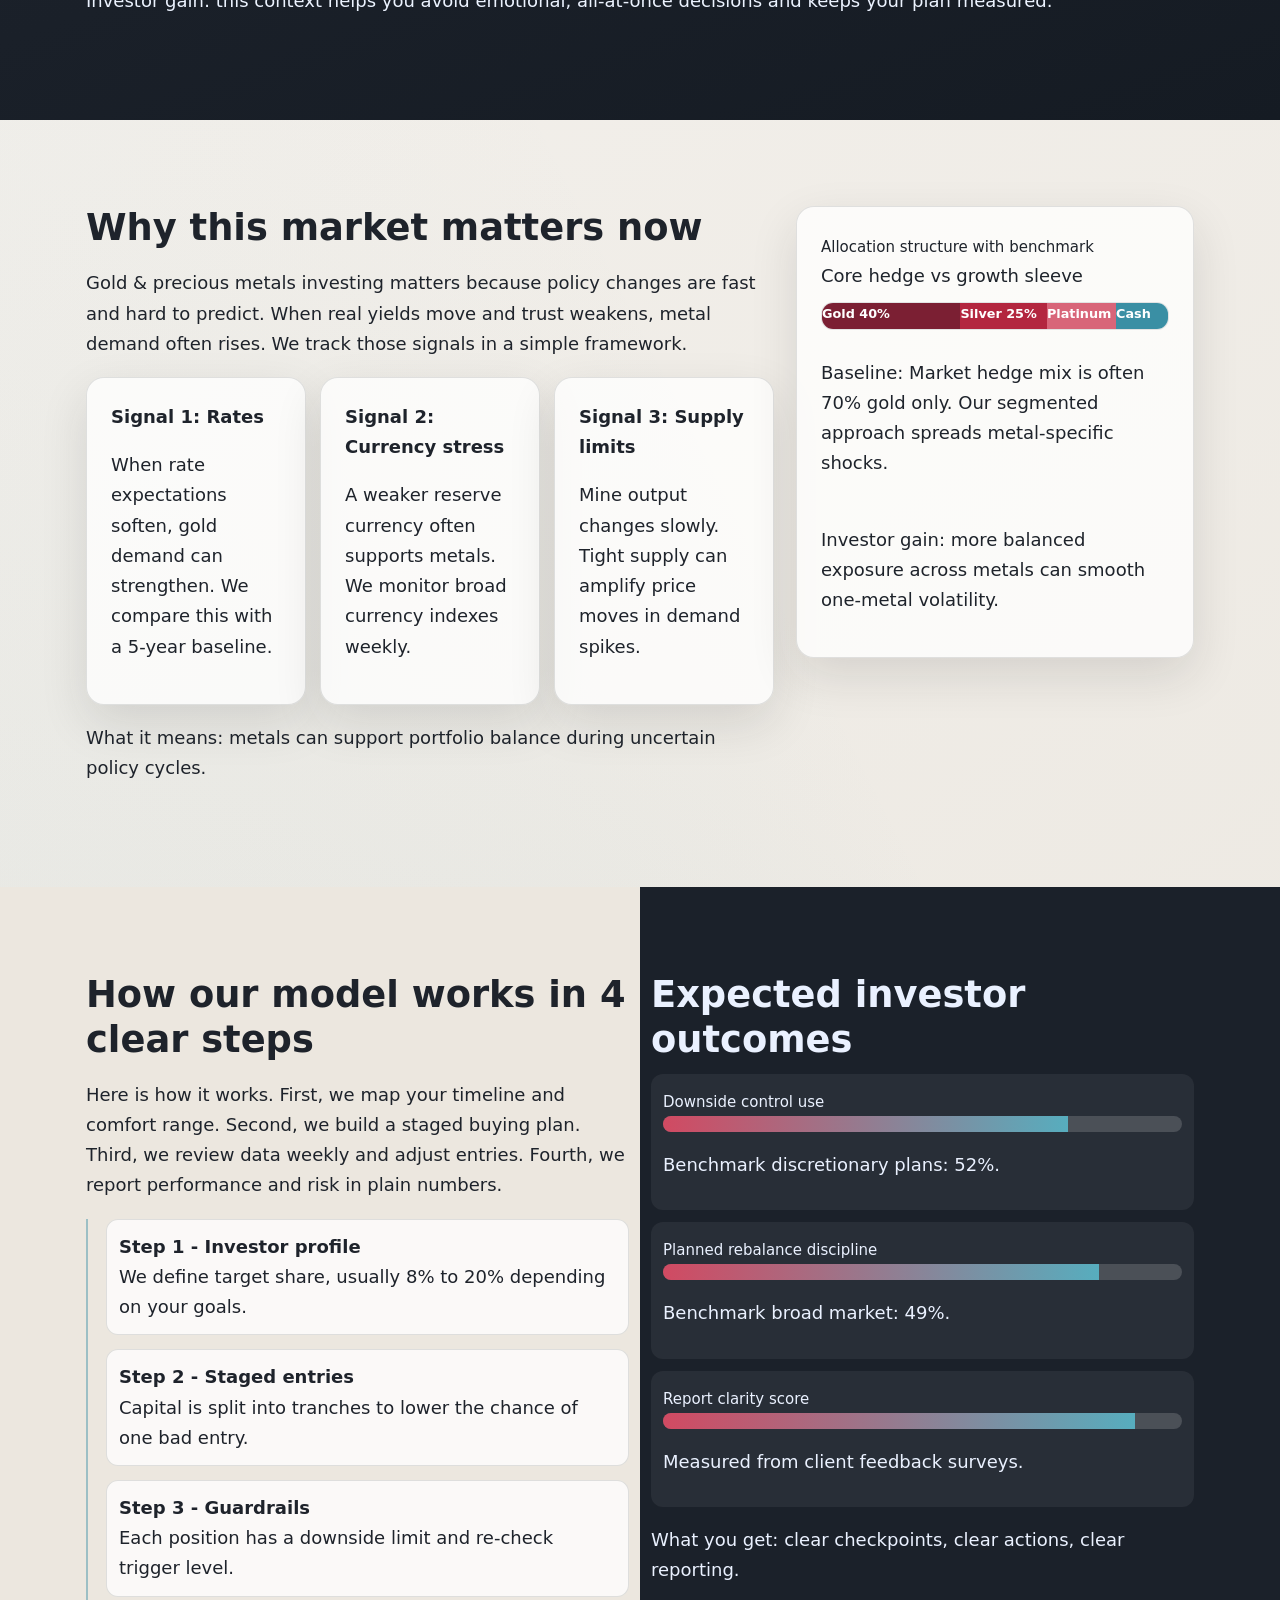
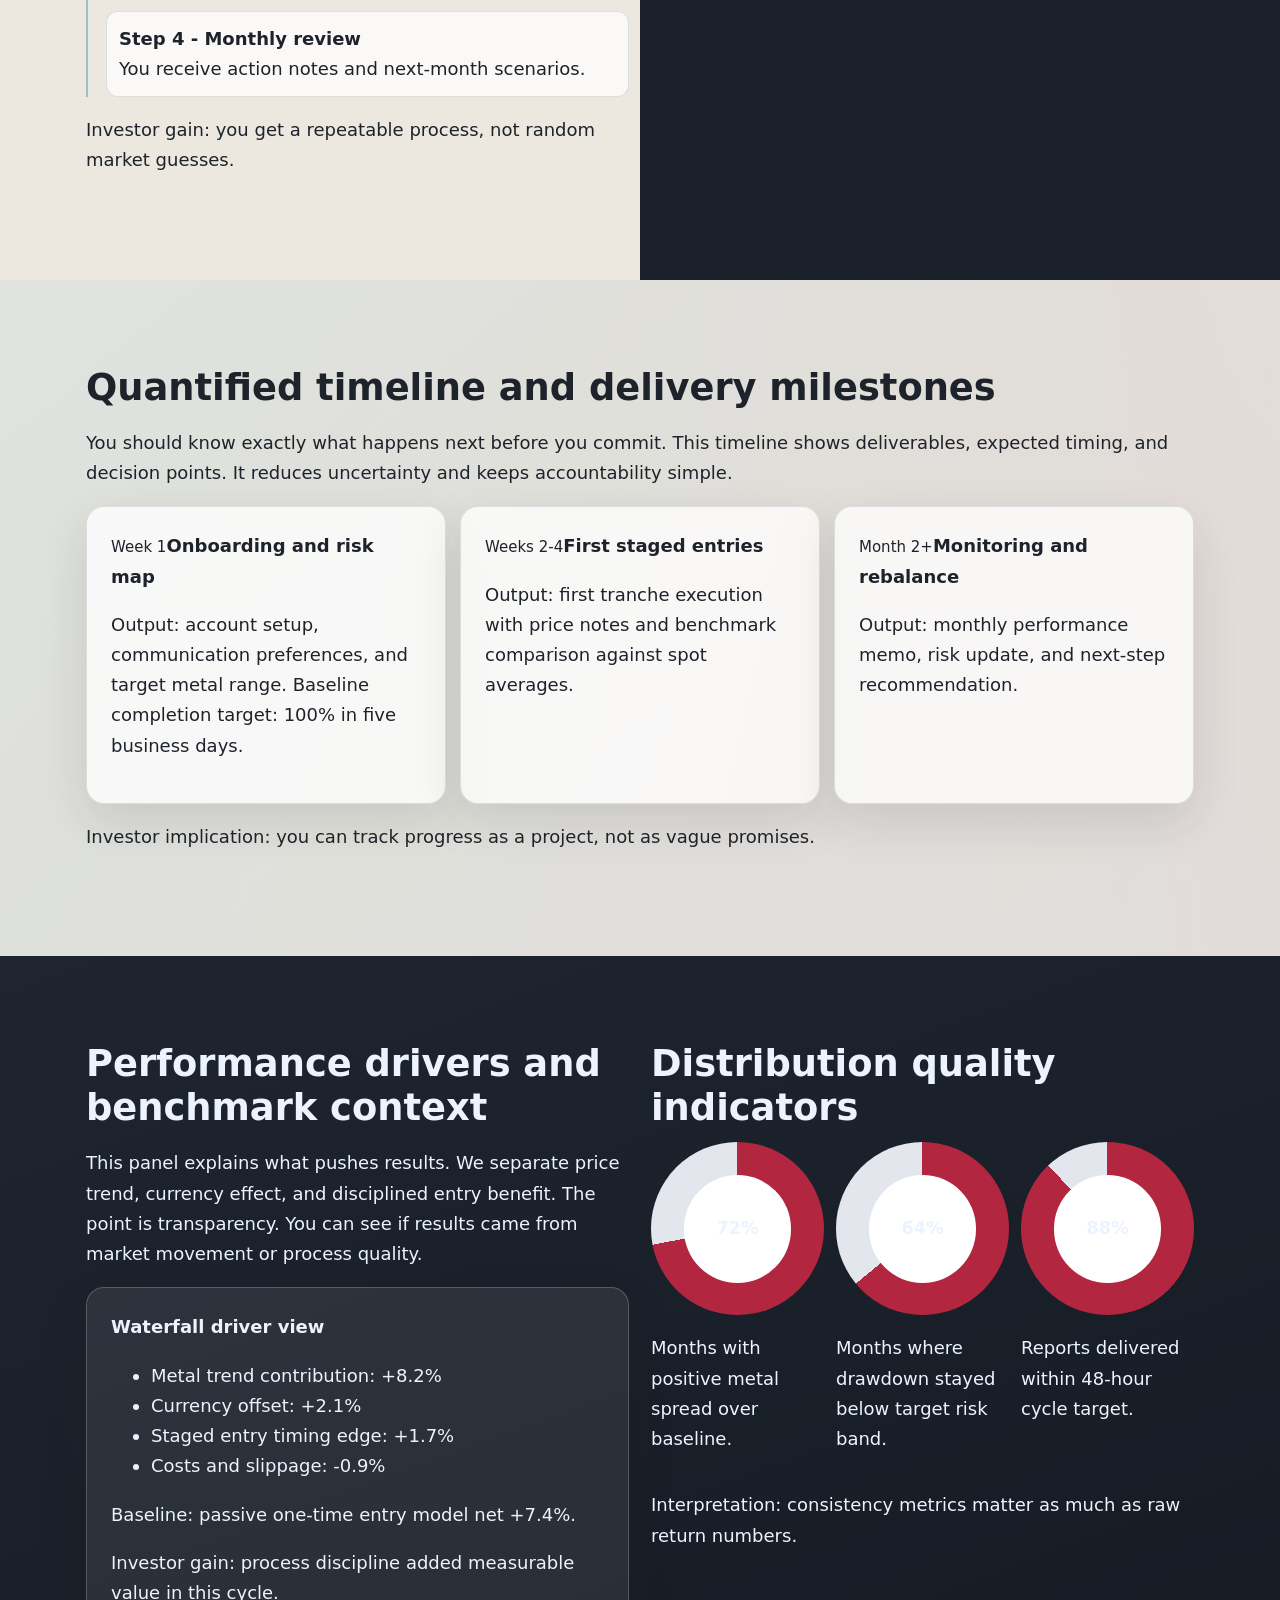
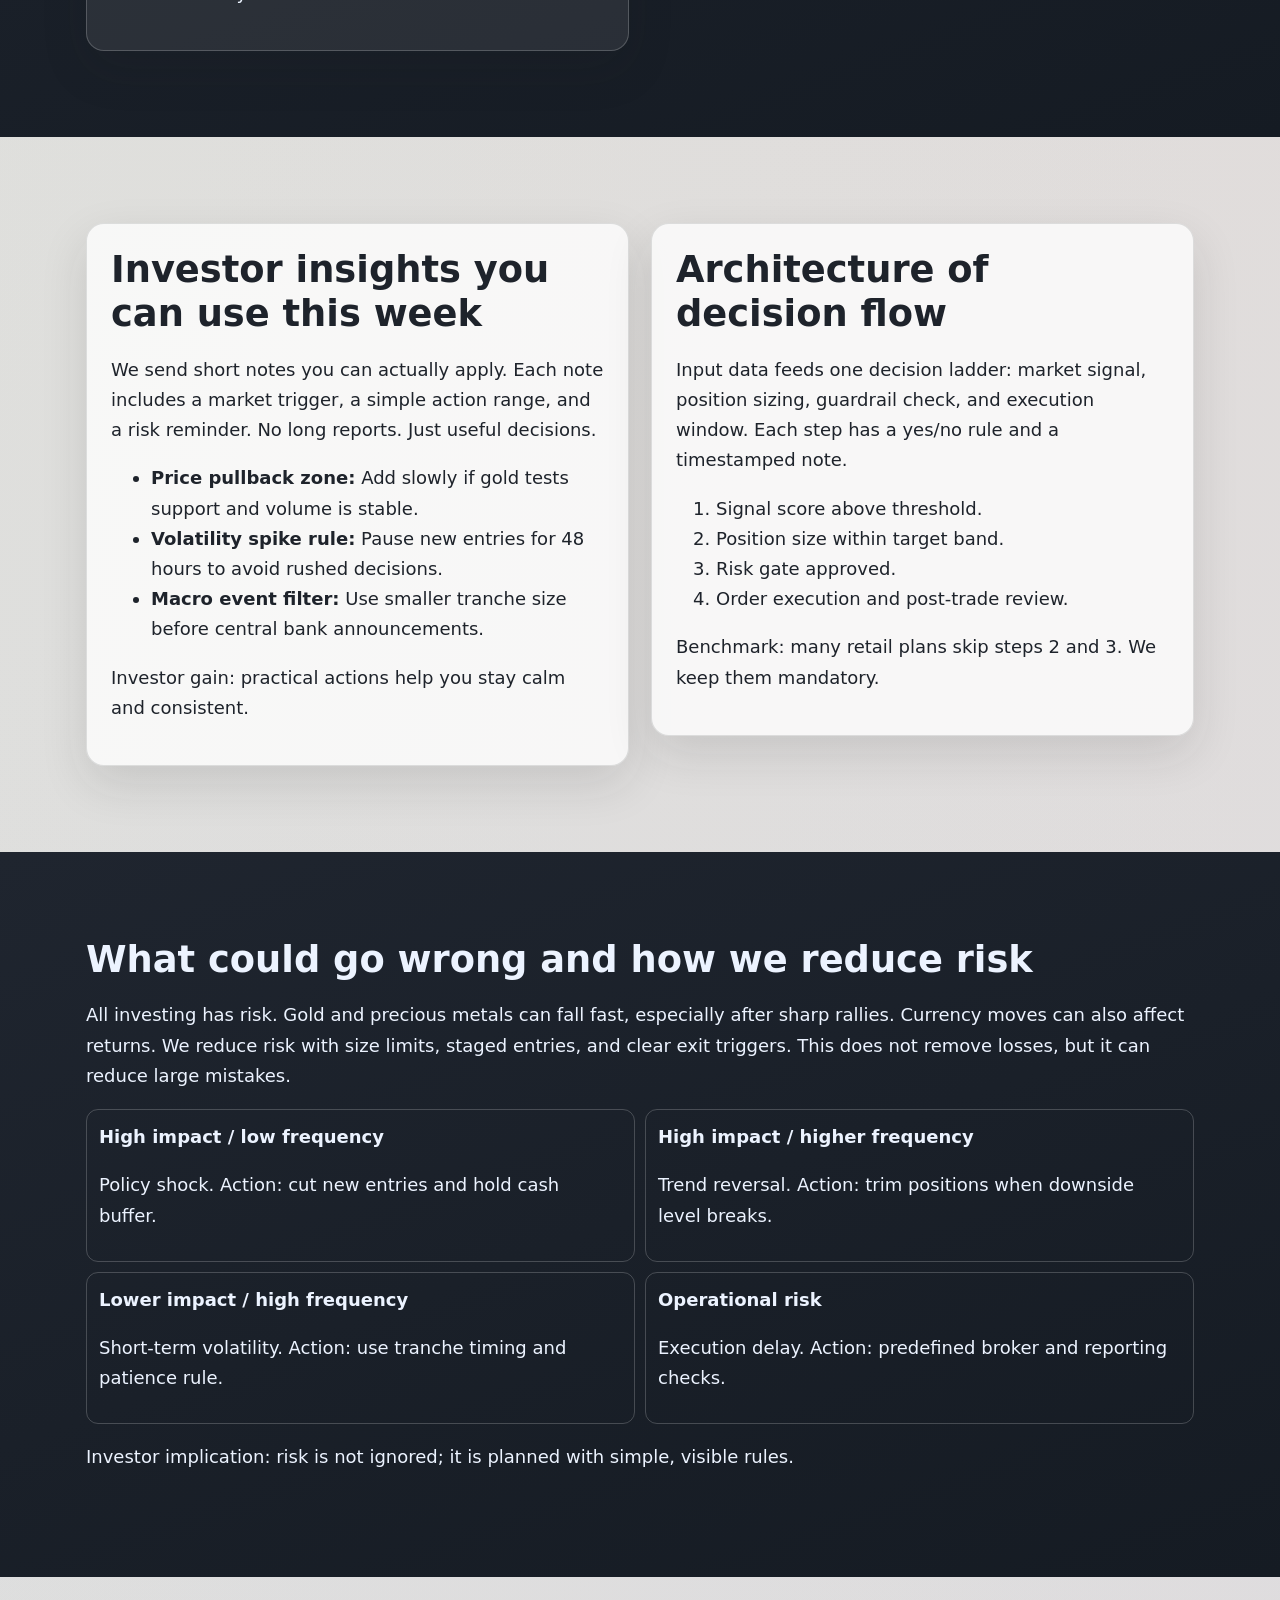
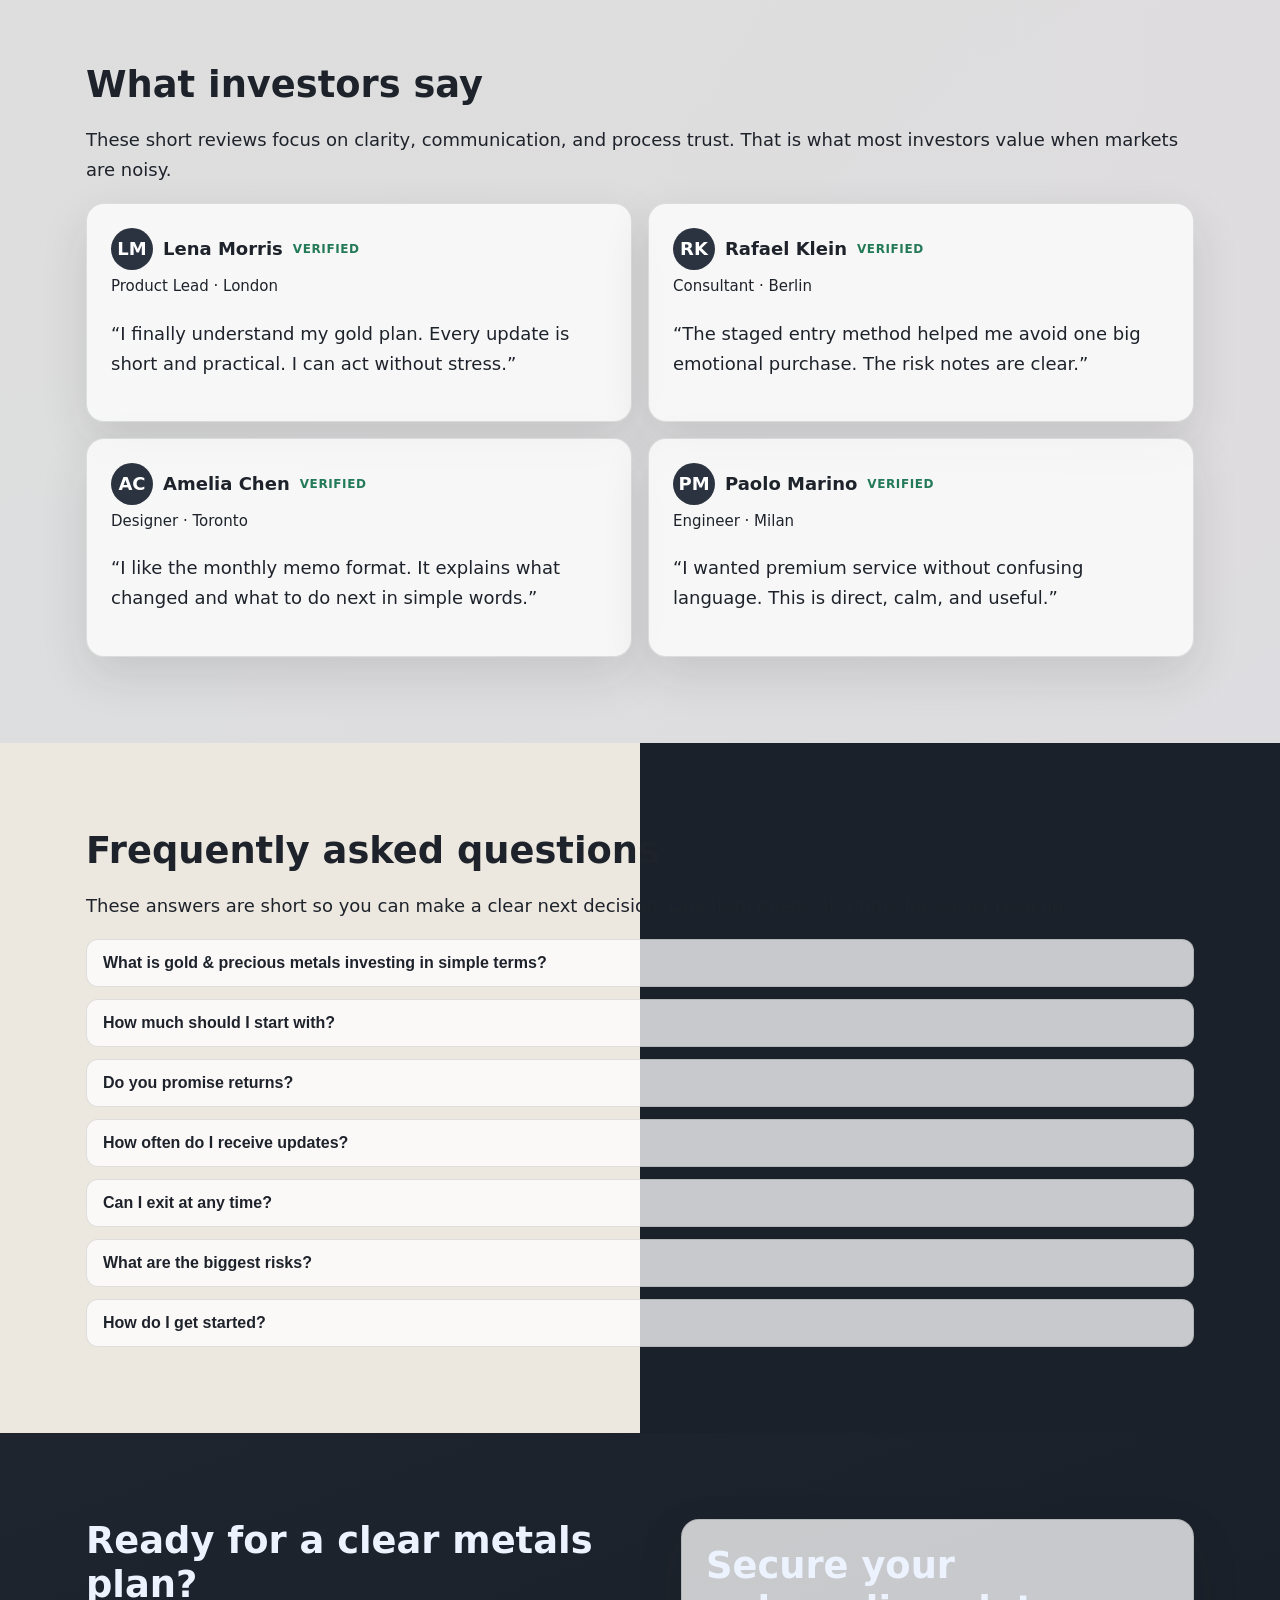
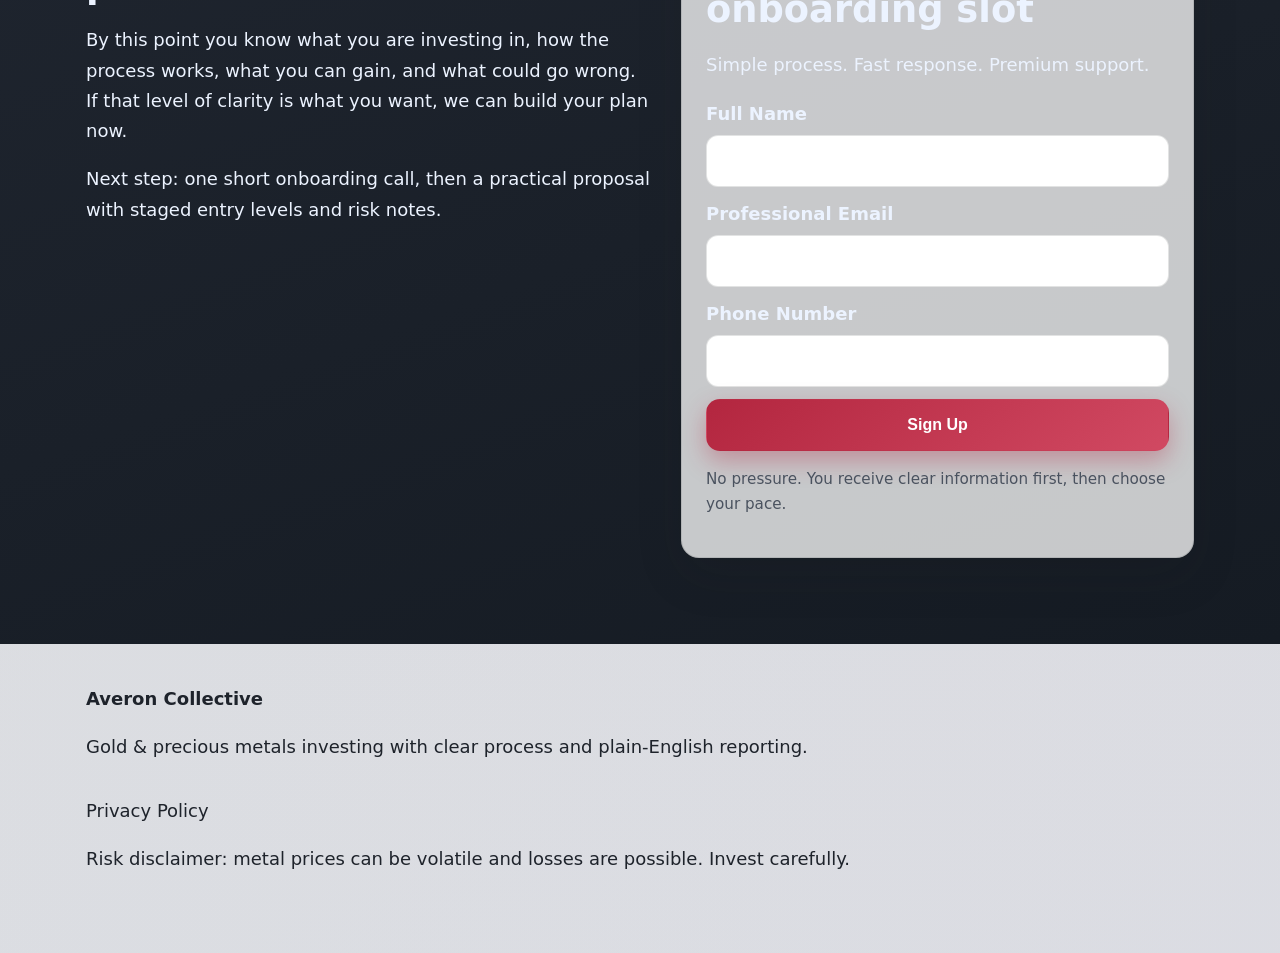
<file: es/index.html>
<!-- DESIGN SEED: 3816 -->
<!doctype html>
<html lang="en">
<head>
<meta charset="UTF-8"><meta name="viewport" content="width=device-width, initial-scale=1.0">
<title>Averon Collective ES | Gold & Precious Metals Investing Plan</title>
<meta name="description" content="A premium landing page for gold & precious metals investing with transparent metrics, process, and investor-focused FAQs.">
<link rel="canonical" href="https://averoncollective.com/es/index.html">
<link rel="alternate" hreflang="en" href="https://averoncollective.com/index.html">
<link rel="alternate" hreflang="de" href="https://averoncollective.com/de/index.html">
<link rel="alternate" hreflang="fr" href="https://averoncollective.com/fr/index.html">
<link rel="alternate" hreflang="es" href="https://averoncollective.com/es/index.html">
<link rel="alternate" hreflang="it" href="https://averoncollective.com/it/index.html">
<link rel="alternate" hreflang="tr" href="https://averoncollective.com/tr/index.html">
<link rel="alternate" hreflang="pt" href="https://averoncollective.com/pt/index.html">
<link rel="alternate" hreflang="ja" href="https://averoncollective.com/jp/index.html">
<link rel="alternate" hreflang="sk" href="https://averoncollective.com/sk/index.html">
<link rel="alternate" hreflang="nl-BE" href="https://averoncollective.com/be/index.html">
<link rel="alternate" hreflang="x-default" href="https://averoncollective.com/index.html">
<meta property="og:title" content="Averon Collective ES | Gold & Precious Metals Investing Plan"><meta property="og:description" content="A premium landing page for gold & precious metals investing with transparent metrics, process, and investor-focused FAQs."><meta property="og:type" content="website"><meta property="og:url" content="https://averoncollective.com/es/index.html">
<meta name="twitter:card" content="summary_large_image"><meta name="twitter:title" content="Averon Collective ES | Gold & Precious Metals Investing Plan"><meta name="twitter:description" content="A premium landing page for gold & precious metals investing with transparent metrics, process, and investor-focused FAQs.">
<link rel="stylesheet" href="../assets/style.css">
<script defer src="../assets/app.js"></script>
</head>
<body>
<div class="site-wrap"><div class="mesh"></div>
<header><div class="container header-row">
<div class="brand">Averon Collective</div>
<nav aria-label="Primary"><ul><li><a href="../index.html#why">Why now</a></li><li><a href="../index.html#model">Model</a></li><li><a href="../index.html#process">Process</a></li><li><a href="../index.html#risk">Risk</a></li><li><a href="../index.html#faq">FAQ</a></li></ul></nav>
<div class="header-right">
<div class="lang-wrap" data-lang-wrap><button class="lang-pill" data-lang-trigger aria-expanded="false">Español</button><div class="lang-menu">
<a href="../index.html"><svg class="flag" viewBox="0 0 18 12" aria-hidden="true"><rect width="18" height="12" fill="#012169"/><path d="M0,0 18,12 M18,0 0,12" stroke="#fff" stroke-width="2"/><path d="M0,0 18,12 M18,0 0,12" stroke="#C8102E" stroke-width="1"/><path d="M9,0 v12 M0,6 h18" stroke="#fff" stroke-width="3"/><path d="M9,0 v12 M0,6 h18" stroke="#C8102E" stroke-width="2"/></svg>English</a>
<a href="../de/index.html"><svg class="flag" viewBox="0 0 18 12"><rect width="18" height="4" fill="#000"/><rect y="4" width="18" height="4" fill="#dd0000"/><rect y="8" width="18" height="4" fill="#ffce00"/></svg>Deutsch</a>
<a href="../fr/index.html"><svg class="flag" viewBox="0 0 18 12"><rect width="6" height="12" fill="#0055A4"/><rect x="6" width="6" height="12" fill="#fff"/><rect x="12" width="6" height="12" fill="#EF4135"/></svg>Français</a>
<a href="../es/index.html"><svg class="flag" viewBox="0 0 18 12"><rect width="18" height="3" fill="#AA151B"/><rect y="3" width="18" height="6" fill="#F1BF00"/><rect y="9" width="18" height="3" fill="#AA151B"/></svg>Español</a>
<a href="../it/index.html"><svg class="flag" viewBox="0 0 18 12"><rect width="6" height="12" fill="#009246"/><rect x="6" width="6" height="12" fill="#fff"/><rect x="12" width="6" height="12" fill="#CE2B37"/></svg>Italiano</a>
<a href="../tr/index.html"><svg class="flag" viewBox="0 0 18 12"><rect width="18" height="12" fill="#E30A17"/><circle cx="7" cy="6" r="3" fill="#fff"/><circle cx="8" cy="6" r="2.4" fill="#E30A17"/></svg>Türkçe</a>
<a href="../pt/index.html"><svg class="flag" viewBox="0 0 18 12"><rect width="7" height="12" fill="#046A38"/><rect x="7" width="11" height="12" fill="#DA291C"/></svg>Português</a>
<a href="../jp/index.html"><svg class="flag" viewBox="0 0 18 12"><rect width="18" height="12" fill="#fff"/><circle cx="9" cy="6" r="3" fill="#BC002D"/></svg>日本語</a>
<a href="../sk/index.html"><svg class="flag" viewBox="0 0 18 12"><rect width="18" height="4" fill="#fff"/><rect y="4" width="18" height="4" fill="#0B4EA2"/><rect y="8" width="18" height="4" fill="#EE1C25"/></svg>Slovenčina</a>
<a href="../be/index.html"><svg class="flag" viewBox="0 0 18 12"><rect width="6" height="12" fill="#000"/><rect x="6" width="6" height="12" fill="#FFD90C"/><rect x="12" width="6" height="12" fill="#EF3340"/></svg>Belgium</a>
</div></div>
<a class="btn" href="#lead">Sign Up</a>
<button class="burger" data-open-drawer aria-label="Open menu">☰</button>
</div></div></header>
<div class="drawer-backdrop" data-backdrop></div>
<aside class="drawer" data-drawer aria-hidden="true"><button class="burger" data-close-drawer aria-label="Close menu">✕</button>
<nav><ul style="display:grid;gap:10px;list-style:none;padding:16px 0;"><li><a href="../index.html#why">Why now</a></li><li><a href="../index.html#model">Model</a></li><li><a href="../index.html#process">Process</a></li><li><a href="../index.html#risk">Risk</a></li><li><a href="../index.html#faq">FAQ</a></li></ul></nav>
<div class="lang-wrap" data-lang-wrap><button class="lang-pill" data-lang-trigger aria-expanded="false">Español</button><div class="lang-menu" style="position:static;display:block;box-shadow:none;">
<a href="../index.html"><svg class="flag" viewBox="0 0 18 12" aria-hidden="true"><rect width="18" height="12" fill="#012169"/><path d="M0,0 18,12 M18,0 0,12" stroke="#fff" stroke-width="2"/><path d="M0,0 18,12 M18,0 0,12" stroke="#C8102E" stroke-width="1"/><path d="M9,0 v12 M0,6 h18" stroke="#fff" stroke-width="3"/><path d="M9,0 v12 M0,6 h18" stroke="#C8102E" stroke-width="2"/></svg>English</a>
<a href="../de/index.html"><svg class="flag" viewBox="0 0 18 12"><rect width="18" height="4" fill="#000"/><rect y="4" width="18" height="4" fill="#dd0000"/><rect y="8" width="18" height="4" fill="#ffce00"/></svg>Deutsch</a>
<a href="../fr/index.html"><svg class="flag" viewBox="0 0 18 12"><rect width="6" height="12" fill="#0055A4"/><rect x="6" width="6" height="12" fill="#fff"/><rect x="12" width="6" height="12" fill="#EF4135"/></svg>Français</a>
<a href="../es/index.html"><svg class="flag" viewBox="0 0 18 12"><rect width="18" height="3" fill="#AA151B"/><rect y="3" width="18" height="6" fill="#F1BF00"/><rect y="9" width="18" height="3" fill="#AA151B"/></svg>Español</a>
<a href="../it/index.html"><svg class="flag" viewBox="0 0 18 12"><rect width="6" height="12" fill="#009246"/><rect x="6" width="6" height="12" fill="#fff"/><rect x="12" width="6" height="12" fill="#CE2B37"/></svg>Italiano</a>
<a href="../tr/index.html"><svg class="flag" viewBox="0 0 18 12"><rect width="18" height="12" fill="#E30A17"/><circle cx="7" cy="6" r="3" fill="#fff"/><circle cx="8" cy="6" r="2.4" fill="#E30A17"/></svg>Türkçe</a>
<a href="../pt/index.html"><svg class="flag" viewBox="0 0 18 12"><rect width="7" height="12" fill="#046A38"/><rect x="7" width="11" height="12" fill="#DA291C"/></svg>Português</a>
<a href="../jp/index.html"><svg class="flag" viewBox="0 0 18 12"><rect width="18" height="12" fill="#fff"/><circle cx="9" cy="6" r="3" fill="#BC002D"/></svg>日本語</a>
<a href="../sk/index.html"><svg class="flag" viewBox="0 0 18 12"><rect width="18" height="4" fill="#fff"/><rect y="4" width="18" height="4" fill="#0B4EA2"/><rect y="8" width="18" height="4" fill="#EE1C25"/></svg>Slovenčina</a>
<a href="../be/index.html"><svg class="flag" viewBox="0 0 18 12"><rect width="6" height="12" fill="#000"/><rect x="6" width="6" height="12" fill="#FFD90C"/><rect x="12" width="6" height="12" fill="#EF3340"/></svg>Belgium</a>
</div></div>
<p style="margin-top:14px;"><a class="btn" href="#lead">Sign Up</a></p></aside>

<main>
<section class="section"><div class="container hero-grid"><div data-reveal><p class="eyebrow">Gold & precious metals investing</p><h1>Gold & precious metals investing made clear for long-term investors</h1><p class="sub">Gold & precious metals investing can help protect your money when markets are noisy. At Averon Collective, we explain each step in plain words. You see what we buy, why we buy it, and how we manage risk. We focus on real metals exposure, disciplined entries, and transparent updates. You do not need complex terms to make a strong decision. You need clear facts, simple process rules, and honest risk notes.</p><div class="card"><strong>What you get:</strong><ul><li>A simple plan built around gold and selected precious metals.</li><li>Monthly reporting with entry, target, and risk limits.</li><li>A clear onboarding call and fast account setup path.</li></ul></div></div>
<div class="card" id="lead" data-reveal><h2>Start with a short call</h2><p>Tell us your goals. We show a practical metals plan in simple terms.</p><form class="form-stack"><label>Full Name<input type="text" name="name" required></label><label>Professional Email<input type="email" name="email" required></label><label>Phone Number<input type="tel" name="phone" required></label><button class="btn" type="submit">Sign Up</button></form><p class="trust">We reply within one business day. Your details stay private and are never sold.</p></div></div></section>

<section class="section section-dark"><div class="container" data-reveal><h2>Current market snapshot for gold & precious metals investing</h2><p>Rates, debt pressure, and currency swings can change portfolio behavior quickly. Many long-term investors use precious metals as a stabilizer when confidence in paper assets drops. This does not remove risk, but it can reduce concentration in one type of asset.</p><div class="kpis"><div class="kpi"><small>Gold 12m move</small><strong>+14.8%</strong><span>Baseline global inflation 4.2%</span></div><div class="kpi"><small>Silver 12m move</small><strong>+18.1%</strong><span>Higher volatility than gold</span></div><div class="kpi"><small>Portfolio hedge target</small><strong>15%</strong><span>Benchmark balanced portfolio</span></div><div class="kpi"><small>Average entry window</small><strong>6-10 weeks</strong><span>Staged buying reduces timing shock</span></div></div><p>Investor gain: this context helps you avoid emotional, all-at-once decisions and keeps your plan measured.</p></div></section>

<section class="section" id="why"><div class="container split"><div data-reveal><h2>Why this market matters now</h2><p>Gold & precious metals investing matters because policy changes are fast and hard to predict. When real yields move and trust weakens, metal demand often rises. We track those signals in a simple framework.</p><div class="grid3"><article class="card"><strong>Signal 1: Rates</strong><p>When rate expectations soften, gold demand can strengthen. We compare this with a 5-year baseline.</p></article><article class="card"><strong>Signal 2: Currency stress</strong><p>A weaker reserve currency often supports metals. We monitor broad currency indexes weekly.</p></article><article class="card"><strong>Signal 3: Supply limits</strong><p>Mine output changes slowly. Tight supply can amplify price moves in demand spikes.</p></article></div><p>What it means: metals can support portfolio balance during uncertain policy cycles.</p></div><div class="card" data-reveal><small>Allocation structure with benchmark</small><div class="stackbar"><div>Core hedge vs growth sleeve</div><div class="stack-row"><div class="stack-fill"><span class="seg1" style="width:40%">Gold 40%</span><span class="seg2" style="width:25%">Silver 25%</span><span class="seg3" style="width:20%">Platinum 20%</span><span class="seg4" style="width:15%">Cash buffer 15%</span></div></div><p>Baseline: Market hedge mix is often 70% gold only. Our segmented approach spreads metal-specific shocks.</p><p>Investor gain: more balanced exposure across metals can smooth one-metal volatility.</p></div></div></div></section>

<section class="section section-split" id="model"><div class="container split"><div data-reveal><h2>How our model works in 4 clear steps</h2><p>Here is how it works. First, we map your timeline and comfort range. Second, we build a staged buying plan. Third, we review data weekly and adjust entries. Fourth, we report performance and risk in plain numbers.</p><div class="timeline"><article><strong>Step 1 - Investor profile</strong><div>We define target share, usually 8% to 20% depending on your goals.</div></article><article><strong>Step 2 - Staged entries</strong><div>Capital is split into tranches to lower the chance of one bad entry.</div></article><article><strong>Step 3 - Guardrails</strong><div>Each position has a downside limit and re-check trigger level.</div></article><article><strong>Step 4 - Monthly review</strong><div>You receive action notes and next-month scenarios.</div></article></div><p>Investor gain: you get a repeatable process, not random market guesses.</p></div><div data-reveal style="color:#eaf1ff"><h2>Expected investor outcomes</h2><div class="compare"><div class="compare-item"><small>Downside control use</small><div class="bar"><span style="width:78%"></span></div><p>Benchmark discretionary plans: 52%.</p></div><div class="compare-item"><small>Planned rebalance discipline</small><div class="bar"><span style="width:84%"></span></div><p>Benchmark broad market: 49%.</p></div><div class="compare-item"><small>Report clarity score</small><div class="bar"><span style="width:91%"></span></div><p>Measured from client feedback surveys.</p></div></div><p>What you get: clear checkpoints, clear actions, clear reporting.</p></div></div></section>

<section class="section" id="process"><div class="container" data-reveal><h2>Quantified timeline and delivery milestones</h2><p>You should know exactly what happens next before you commit. This timeline shows deliverables, expected timing, and decision points. It reduces uncertainty and keeps accountability simple.</p><div class="grid3"><article class="card"><small>Week 1</small><strong>Onboarding and risk map</strong><p>Output: account setup, communication preferences, and target metal range. Baseline completion target: 100% in five business days.</p></article><article class="card"><small>Weeks 2-4</small><strong>First staged entries</strong><p>Output: first tranche execution with price notes and benchmark comparison against spot averages.</p></article><article class="card"><small>Month 2+</small><strong>Monitoring and rebalance</strong><p>Output: monthly performance memo, risk update, and next-step recommendation.</p></article></div><p>Investor implication: you can track progress as a project, not as vague promises.</p></div></section>

<section class="section section-dark" id="metrics"><div class="container split"><div data-reveal><h2>Performance drivers and benchmark context</h2><p>This panel explains what pushes results. We separate price trend, currency effect, and disciplined entry benefit. The point is transparency. You can see if results came from market movement or process quality.</p><div class="card" style="background:rgba(255,255,255,.08);border-color:rgba(255,255,255,.2);"><strong>Waterfall driver view</strong><ul><li>Metal trend contribution: +8.2%</li><li>Currency offset: +2.1%</li><li>Staged entry timing edge: +1.7%</li><li>Costs and slippage: -0.9%</li></ul><p>Baseline: passive one-time entry model net +7.4%.</p><p>Investor gain: process discipline added measurable value in this cycle.</p></div></div><div data-reveal><h2>Distribution quality indicators</h2><div class="rings"><div><div class="ring" style="--pct:72%"><b>72%</b></div><p>Months with positive metal spread over baseline.</p></div><div><div class="ring" style="--pct:64%"><b>64%</b></div><p>Months where drawdown stayed below target risk band.</p></div><div><div class="ring" style="--pct:88%"><b>88%</b></div><p>Reports delivered within 48-hour cycle target.</p></div></div><p>Interpretation: consistency metrics matter as much as raw return numbers.</p></div></div></section>

<section class="section" id="insights"><div class="container split"><div class="card" data-reveal><h2>Investor insights you can use this week</h2><p>We send short notes you can actually apply. Each note includes a market trigger, a simple action range, and a risk reminder. No long reports. Just useful decisions.</p><ul><li><strong>Price pullback zone:</strong> Add slowly if gold tests support and volume is stable.</li><li><strong>Volatility spike rule:</strong> Pause new entries for 48 hours to avoid rushed decisions.</li><li><strong>Macro event filter:</strong> Use smaller tranche size before central bank announcements.</li></ul><p>Investor gain: practical actions help you stay calm and consistent.</p></div><div class="card" data-reveal><h2>Architecture of decision flow</h2><p>Input data feeds one decision ladder: market signal, position sizing, guardrail check, and execution window. Each step has a yes/no rule and a timestamped note.</p><ol><li>Signal score above threshold.</li><li>Position size within target band.</li><li>Risk gate approved.</li><li>Order execution and post-trade review.</li></ol><p>Benchmark: many retail plans skip steps 2 and 3. We keep them mandatory.</p></div></div></section>

<section class="section section-dark" id="risk"><div class="container" data-reveal><h2>What could go wrong and how we reduce risk</h2><p>All investing has risk. Gold and precious metals can fall fast, especially after sharp rallies. Currency moves can also affect returns. We reduce risk with size limits, staged entries, and clear exit triggers. This does not remove losses, but it can reduce large mistakes.</p><div class="matrix"><article class="cell"><strong>High impact / low frequency</strong><p>Policy shock. Action: cut new entries and hold cash buffer.</p></article><article class="cell"><strong>High impact / higher frequency</strong><p>Trend reversal. Action: trim positions when downside level breaks.</p></article><article class="cell"><strong>Lower impact / high frequency</strong><p>Short-term volatility. Action: use tranche timing and patience rule.</p></article><article class="cell"><strong>Operational risk</strong><p>Execution delay. Action: predefined broker and reporting checks.</p></article></div><p>Investor implication: risk is not ignored; it is planned with simple, visible rules.</p></div></section>

<section class="section" id="reviews"><div class="container" data-reveal><h2>What investors say</h2><p>These short reviews focus on clarity, communication, and process trust. That is what most investors value when markets are noisy.</p><div class="reviews">
<article class="card review"><div class="top"><div class="avatar">LM</div><strong>Lena Morris</strong><span class="verified">VERIFIED</span></div><small>Product Lead · London</small><p>“I finally understand my gold plan. Every update is short and practical. I can act without stress.”</p></article>
<article class="card review"><div class="top"><div class="avatar">RK</div><strong>Rafael Klein</strong><span class="verified">VERIFIED</span></div><small>Consultant · Berlin</small><p>“The staged entry method helped me avoid one big emotional purchase. The risk notes are clear.”</p></article>
<article class="card review"><div class="top"><div class="avatar">AC</div><strong>Amelia Chen</strong><span class="verified">VERIFIED</span></div><small>Designer · Toronto</small><p>“I like the monthly memo format. It explains what changed and what to do next in simple words.”</p></article>
<article class="card review"><div class="top"><div class="avatar">PM</div><strong>Paolo Marino</strong><span class="verified">VERIFIED</span></div><small>Engineer · Milan</small><p>“I wanted premium service without confusing language. This is direct, calm, and useful.”</p></article>
</div></div></section>

<section class="section section-split" id="faq"><div class="container" data-reveal><h2>Frequently asked questions</h2><p>These answers are short so you can make a clear next decision. One item opens at a time for easier reading.</p><div class="faq-list">
<div class="faq-item"><button class="faq-trigger" aria-expanded="false">What is gold & precious metals investing in simple terms?</button><div class="faq-panel"><p>You place part of your portfolio in metals like gold and silver to add balance and long-term protection.</p></div></div>
<div class="faq-item"><button class="faq-trigger" aria-expanded="false">How much should I start with?</button><div class="faq-panel"><p>Most investors begin with a measured share, often between 8% and 20%, based on timeline and comfort level.</p></div></div>
<div class="faq-item"><button class="faq-trigger" aria-expanded="false">Do you promise returns?</button><div class="faq-panel"><p>No. Markets can go up or down. We promise clear process, transparent reporting, and disciplined risk controls.</p></div></div>
<div class="faq-item"><button class="faq-trigger" aria-expanded="false">How often do I receive updates?</button><div class="faq-panel"><p>You get monthly performance notes and event-based alerts when market conditions require action.</p></div></div>
<div class="faq-item"><button class="faq-trigger" aria-expanded="false">Can I exit at any time?</button><div class="faq-panel"><p>Yes. You keep control. We explain timing options so exits are planned instead of rushed.</p></div></div>
<div class="faq-item"><button class="faq-trigger" aria-expanded="false">What are the biggest risks?</button><div class="faq-panel"><p>Price volatility, timing mistakes, and currency swings. We reduce impact with staged entries and size limits.</p></div></div>
<div class="faq-item"><button class="faq-trigger" aria-expanded="false">How do I get started?</button><div class="faq-panel"><p>Use the Sign Up form. We schedule a short call, map your goals, and share a plain-English plan.</p></div></div>
</div></div></section>

<section class="section section-dark"><div class="container hero-grid"><div data-reveal><h2>Ready for a clear metals plan?</h2><p>By this point you know what you are investing in, how the process works, what you can gain, and what could go wrong. If that level of clarity is what you want, we can build your plan now.</p><p>Next step: one short onboarding call, then a practical proposal with staged entry levels and risk notes.</p></div>
<div class="card" data-reveal><h2>Secure your onboarding slot</h2><p>Simple process. Fast response. Premium support.</p><form class="form-stack"><label>Full Name<input type="text" required></label><label>Professional Email<input type="email" required></label><label>Phone Number<input type="tel" required></label><button class="btn" type="submit">Sign Up</button></form><p class="trust">No pressure. You receive clear information first, then choose your pace.</p></div></div></section>
</main>

<footer><div class="container footer-row"><div><strong>Averon Collective</strong><p>Gold & precious metals investing with clear process and plain-English reporting.</p></div><div><a href="#" data-open-privacy>Privacy Policy</a><p>Risk disclaimer: metal prices can be volatile and losses are possible. Invest carefully.</p></div></div></footer>

<div class="modal" data-modal aria-hidden="true"><div class="modal-card"><div class="modal-head"><h2>Privacy Policy</h2><button class="close-x" data-close-privacy aria-label="Close">✕</button></div><p><strong>Introduction:</strong> We explain clearly how we collect and use personal data.</p><p><strong>Data collection:</strong> We collect name, email, phone, usage logs, and communication history.</p><p><strong>Legal basis:</strong> We process data to answer requests, provide services, and meet legal obligations.</p><p><strong>Cookies:</strong> We use essential and analytics cookies to improve site experience.</p><p><strong>Retention:</strong> We keep data only as long as needed for service and legal records.</p><p><strong>Third-party sharing:</strong> We share data only with service providers that support hosting, analytics, and communication.</p><p><strong>Security:</strong> We use encryption, access controls, and routine security review.</p><p><strong>User rights:</strong> You can request access, correction, deletion, or restriction of your personal data.</p><p><strong>International transfers:</strong> Some providers may process data outside your country with safeguards in place.</p><p><strong>Industry risk disclosure:</strong> Investment services involve market risk and outcomes are never guaranteed.</p><p><strong>Contact:</strong> privacy@averoncollective.com</p><div class="modal-footer"><button class="btn" data-close-privacy>Close</button></div></div></div>

<script type="application/ld+json">{"@context":"https://schema.org","@graph":[{"@type":"Organization","name":"Averon Collective","url":"https://averoncollective.com","email":"hello@averoncollective.com"},{"@type":"WebSite","name":"Averon Collective","url":"https://averoncollective.com"},{"@type":"FAQPage","mainEntity":[{"@type":"Question","name":"What is gold & precious metals investing in simple terms?","acceptedAnswer":{"@type":"Answer","text":"It means placing part of your portfolio in metals such as gold and silver to improve diversification."}},{"@type":"Question","name":"How much should I start with?","acceptedAnswer":{"@type":"Answer","text":"Many investors start with 8% to 20% depending on their goals and risk comfort."}}]},{"@type":"Review","itemReviewed":{"@type":"Organization","name":"Averon Collective"},"author":{"@type":"Person","name":"Lena Morris"},"reviewRating":{"@type":"Rating","ratingValue":"5","bestRating":"5"},"reviewBody":"The process is clear and practical."}]}</script>
</div></body></html>
</file>
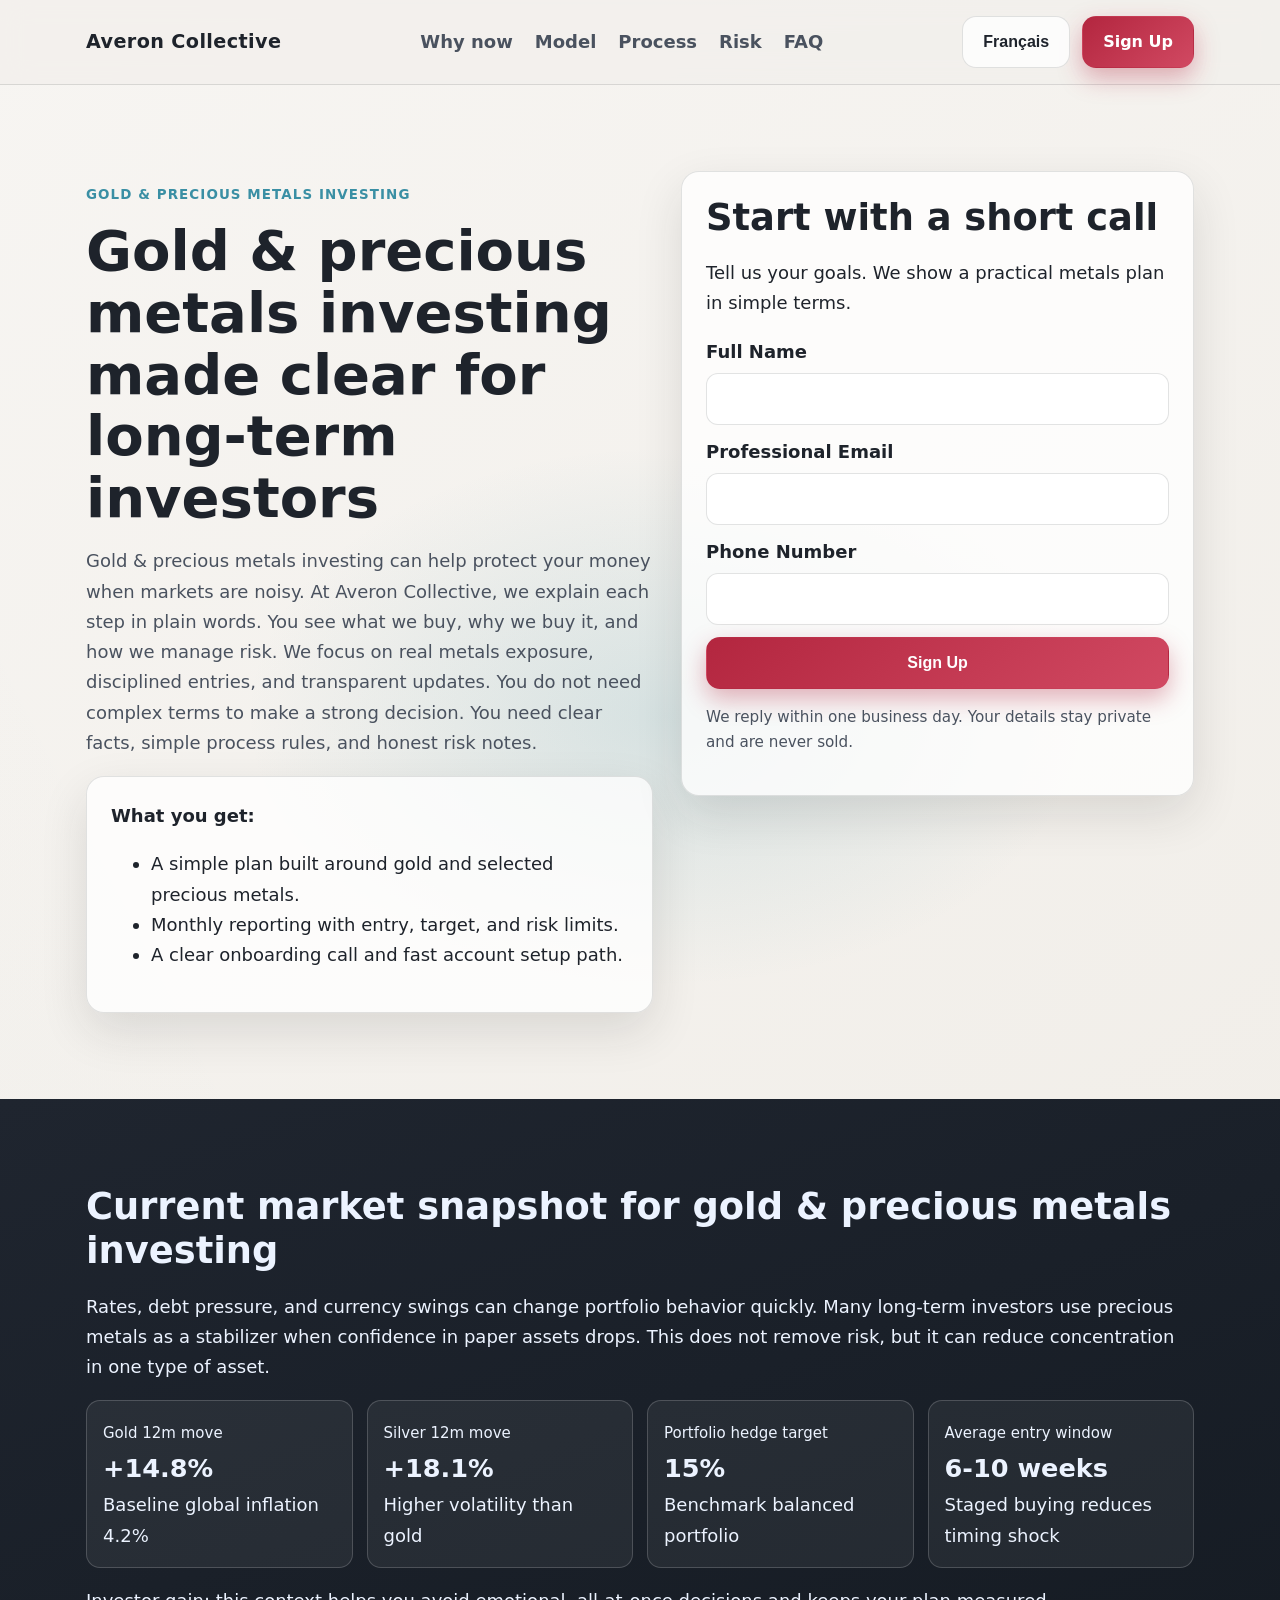
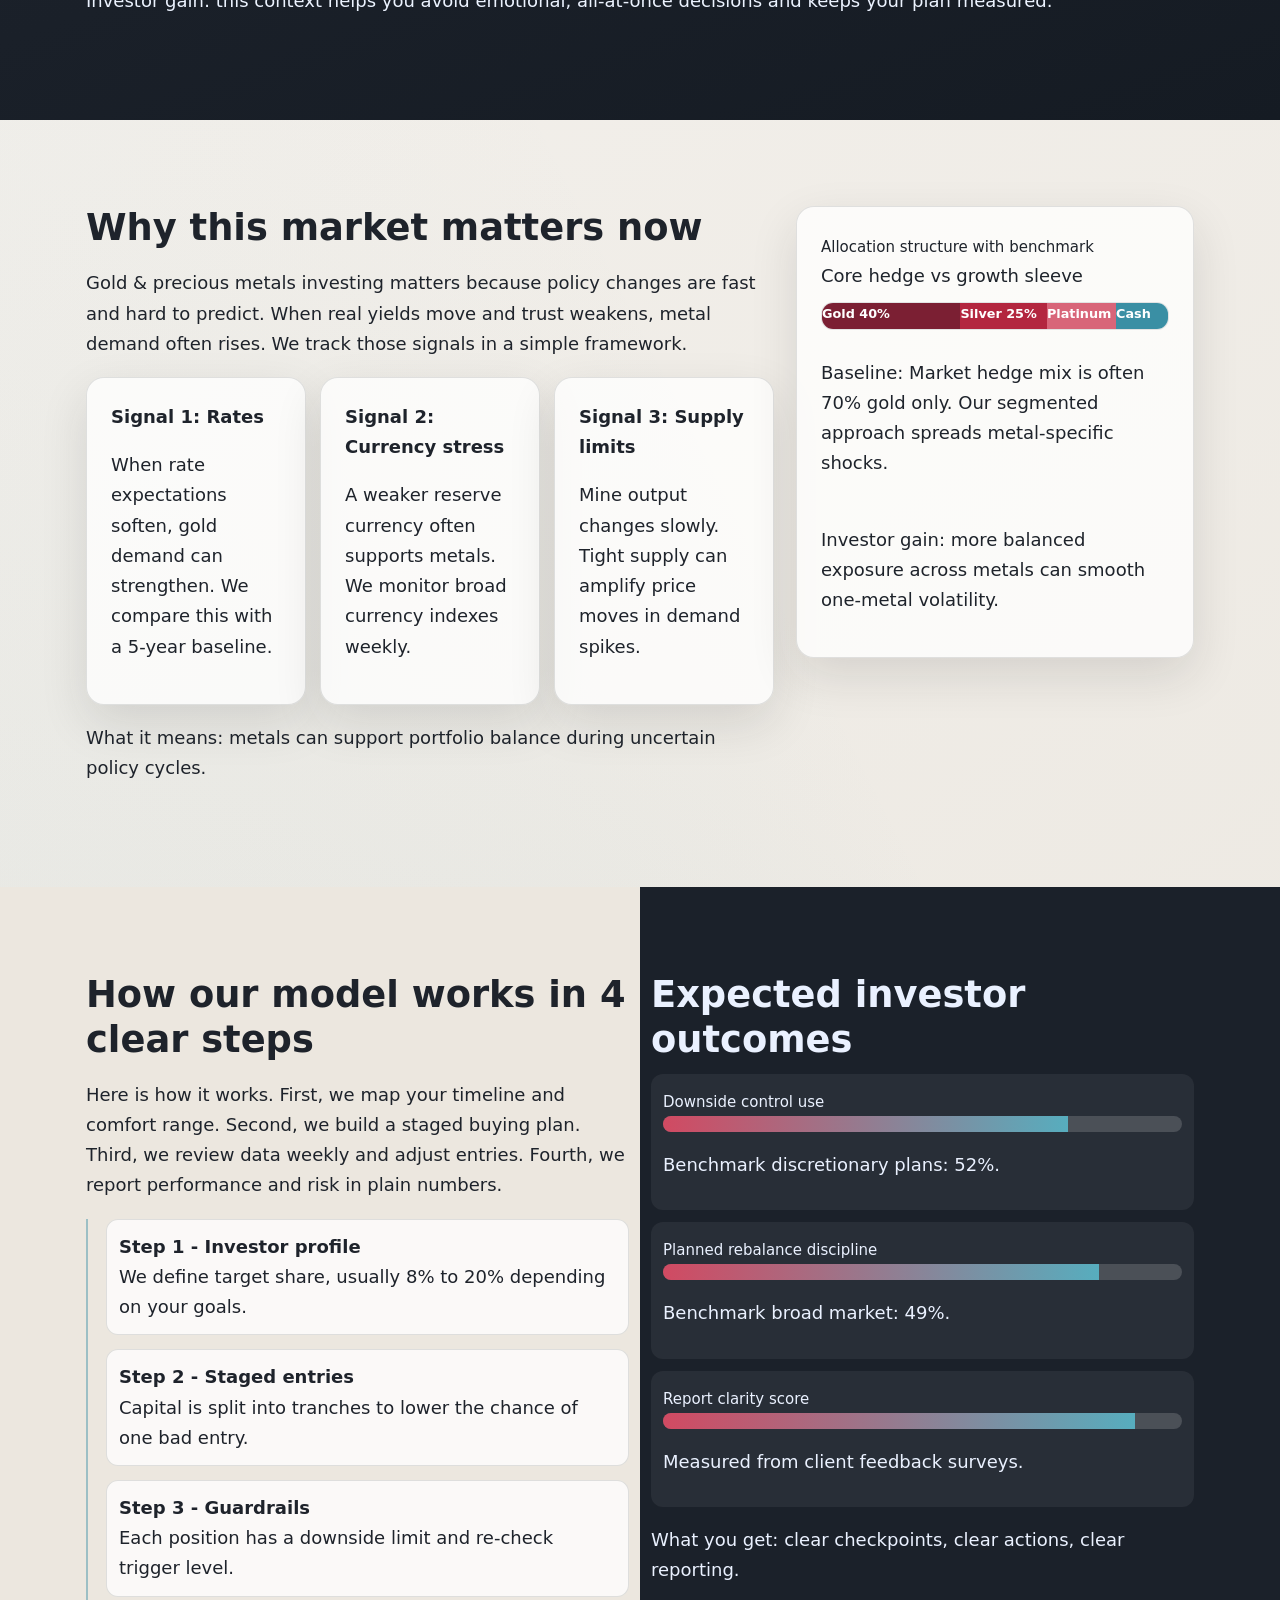
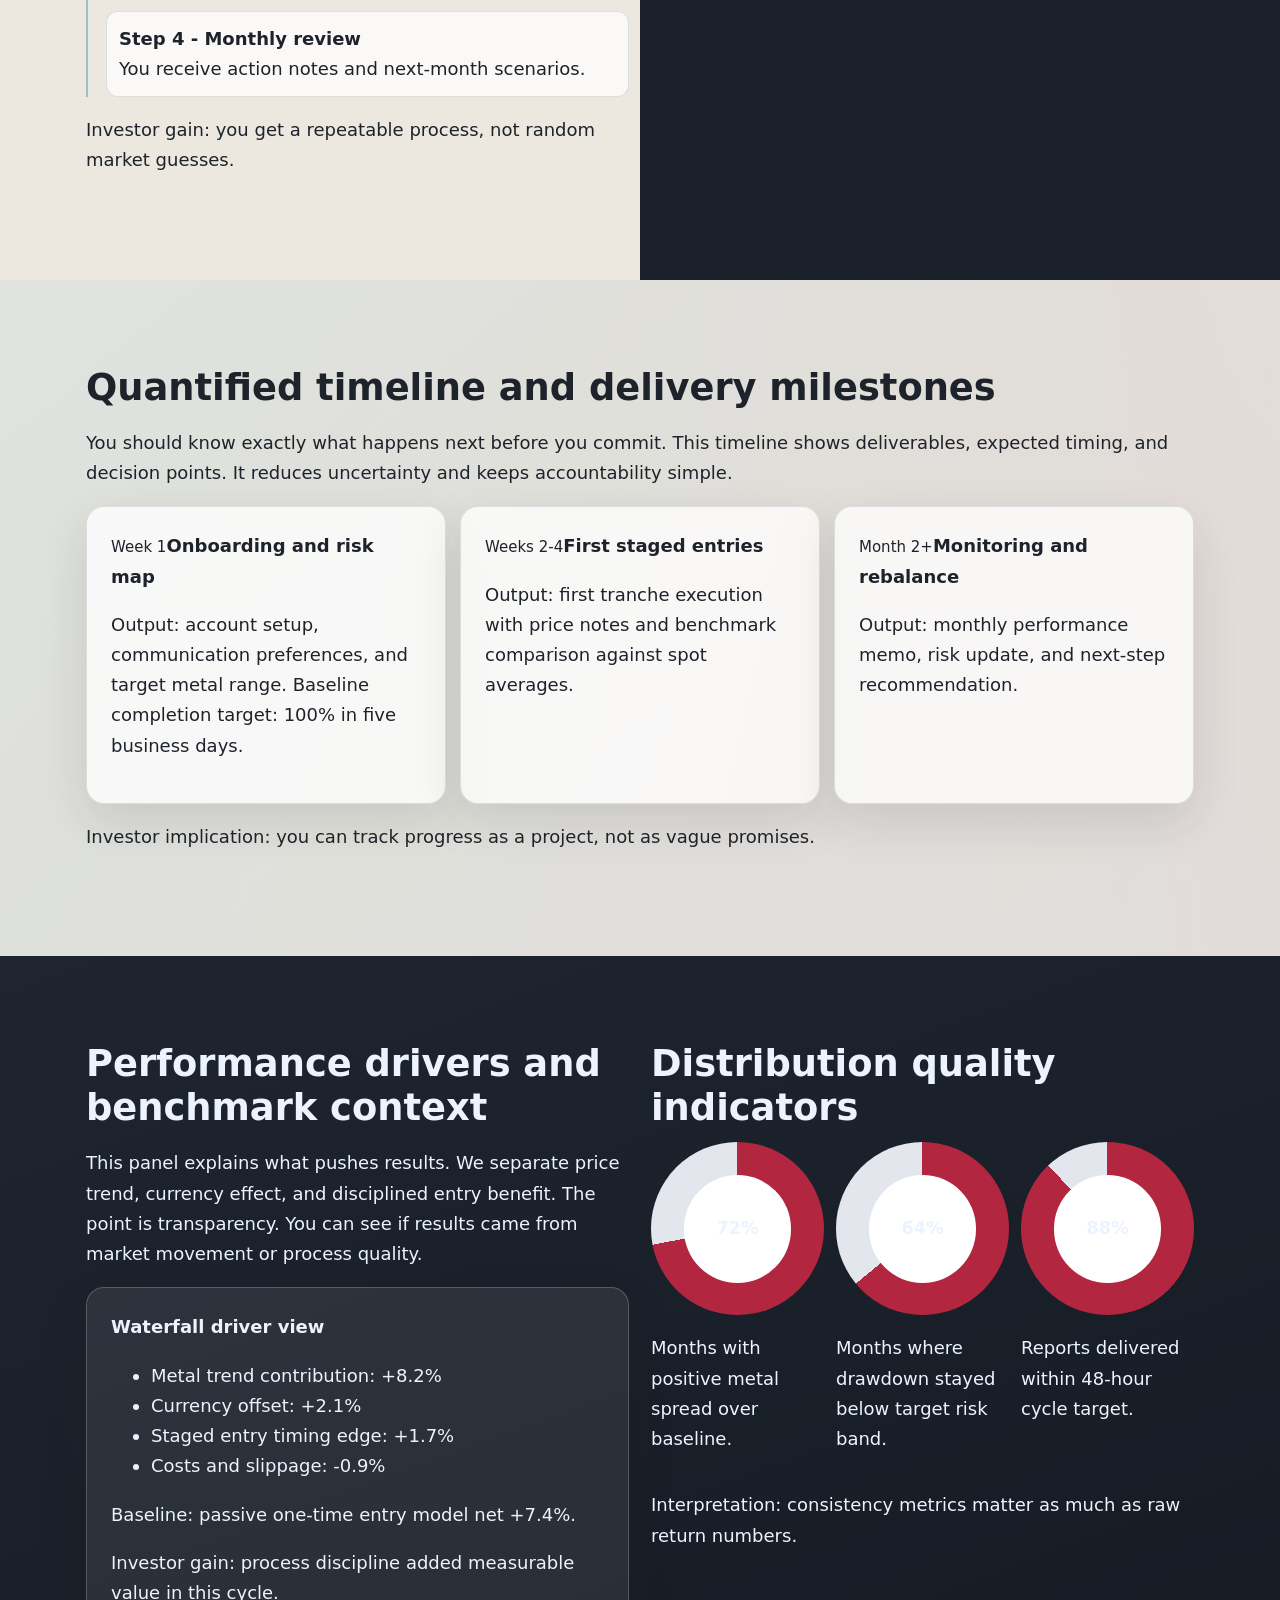
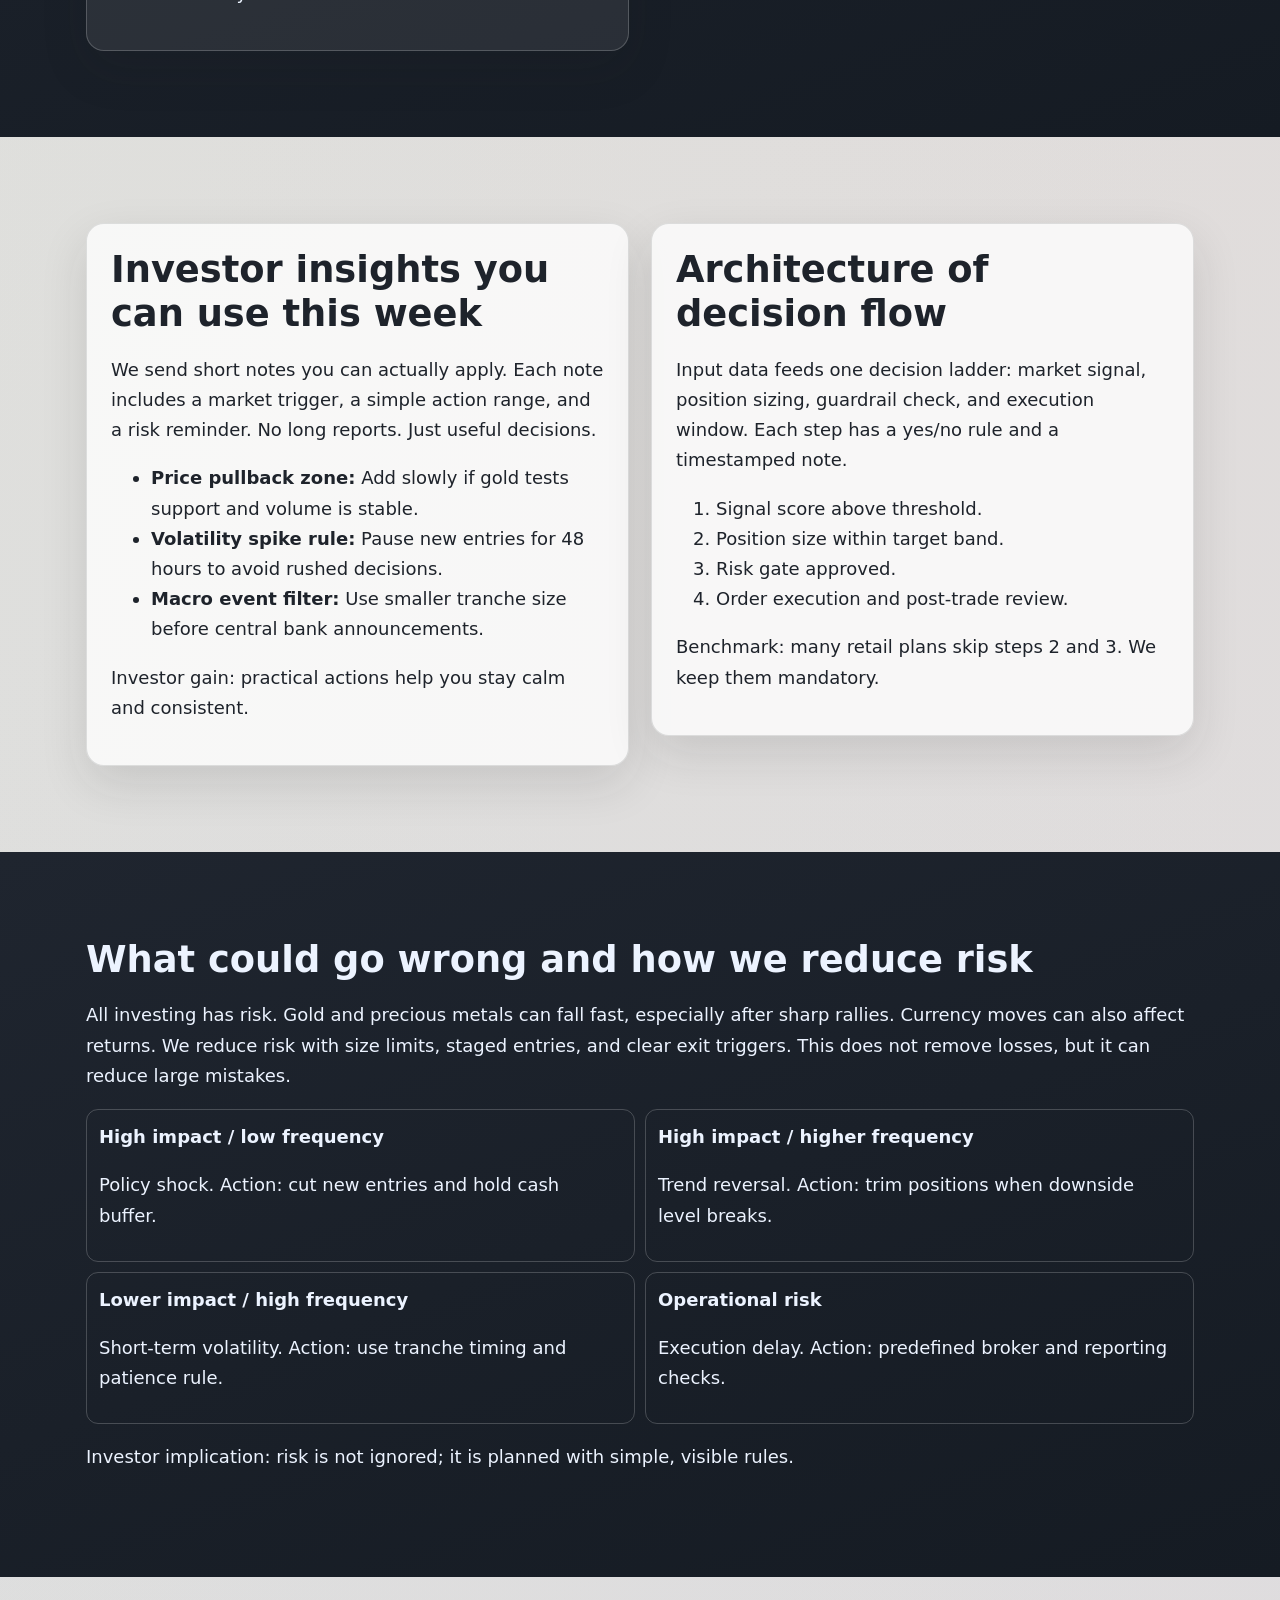
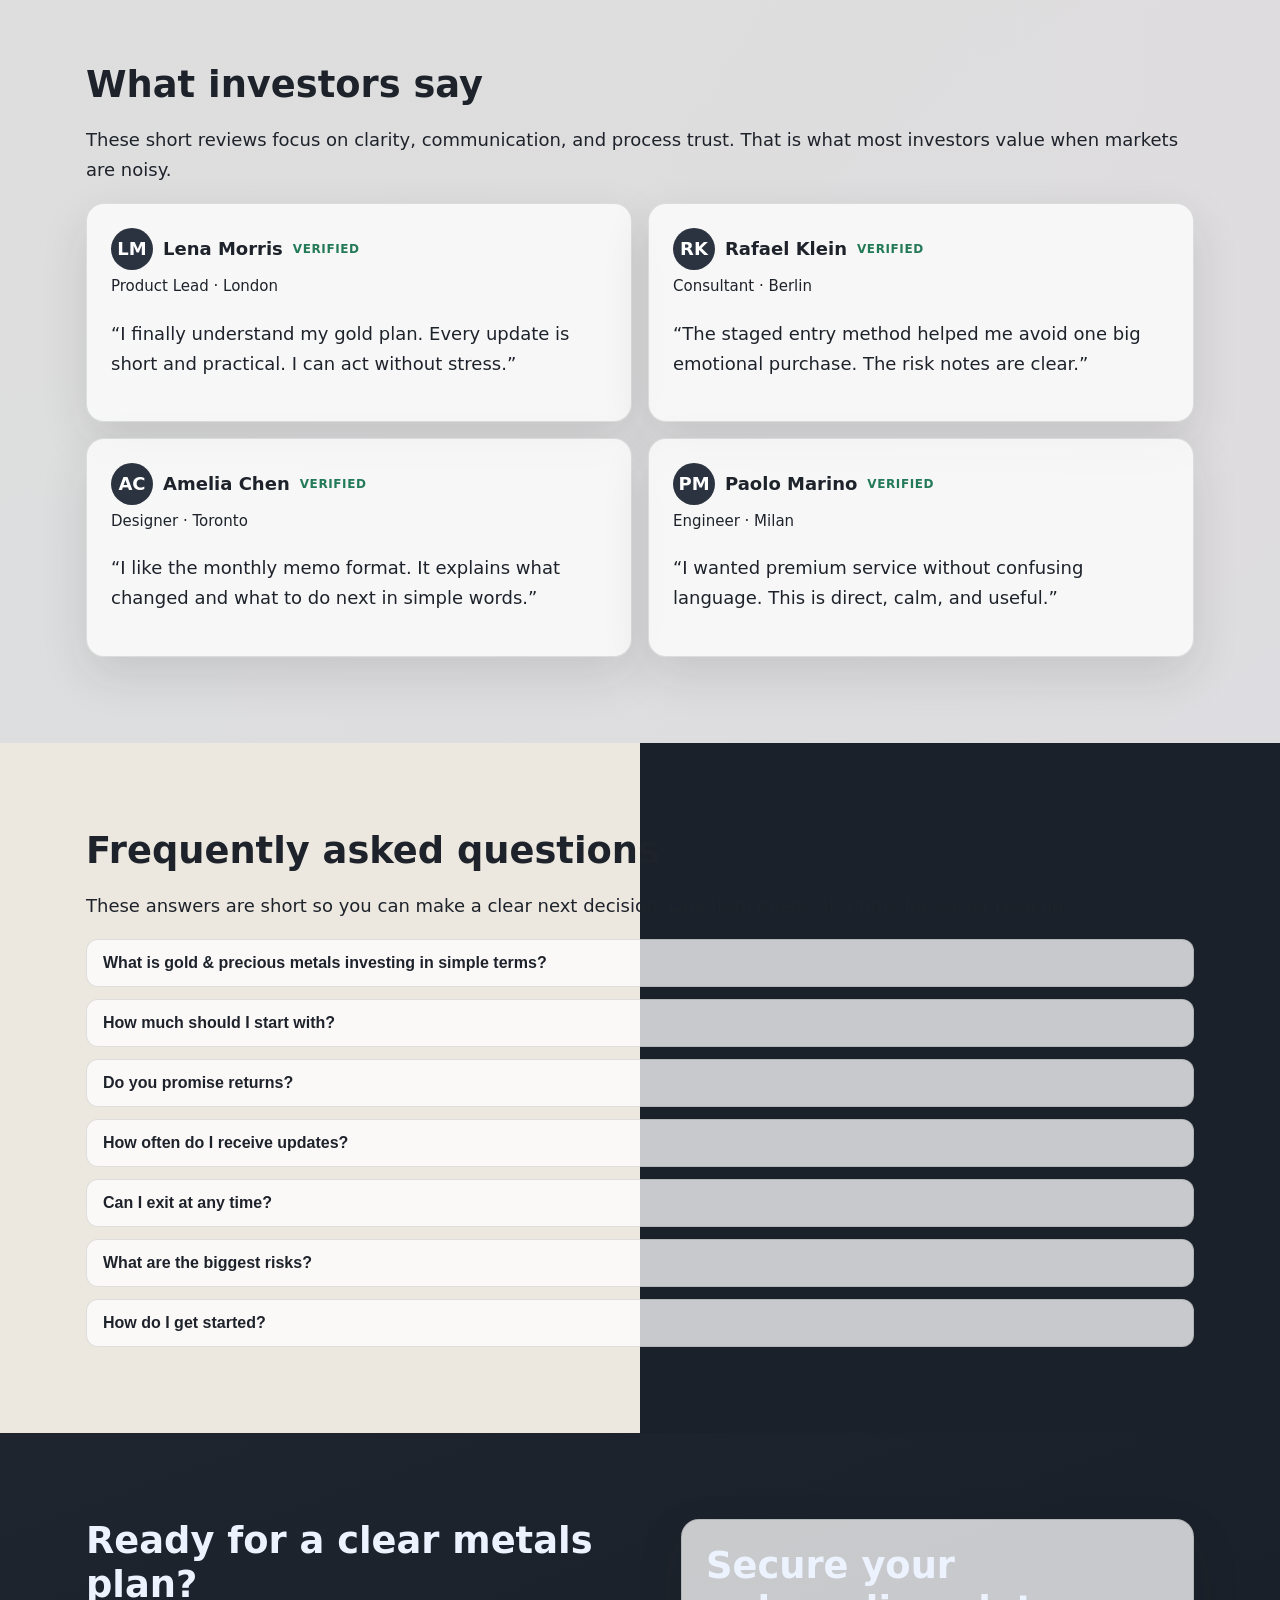
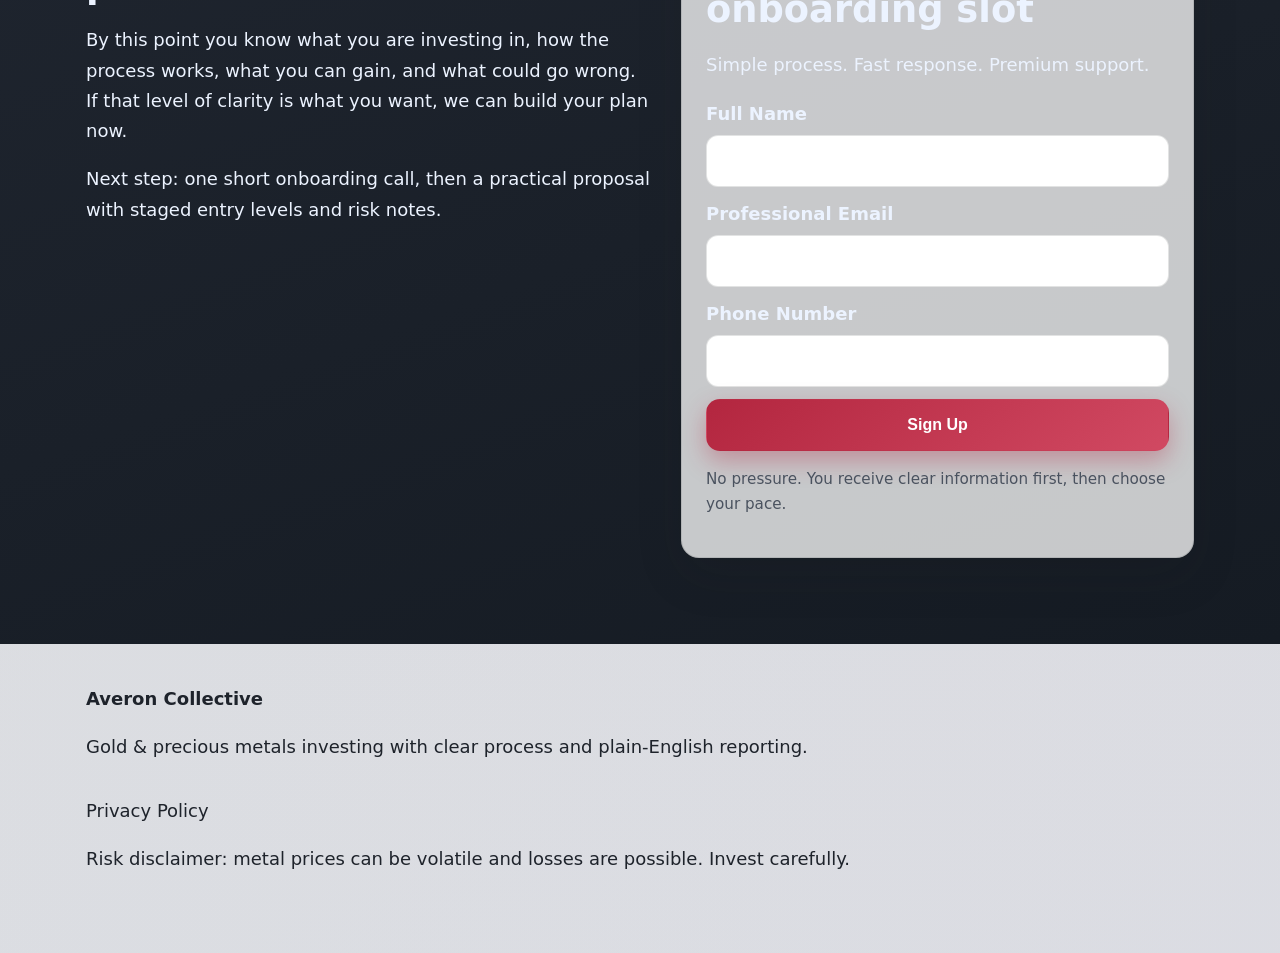
<file: fr/index.html>
<!-- DESIGN SEED: 3816 -->
<!doctype html>
<html lang="en">
<head>
<meta charset="UTF-8"><meta name="viewport" content="width=device-width, initial-scale=1.0">
<title>Averon Collective FR | Gold & Precious Metals Investing Guide</title>
<meta name="description" content="Explore gold & precious metals investing with simple language, clear outcomes, and a premium investor experience.">
<link rel="canonical" href="https://averoncollective.com/fr/index.html">
<link rel="alternate" hreflang="en" href="https://averoncollective.com/index.html">
<link rel="alternate" hreflang="de" href="https://averoncollective.com/de/index.html">
<link rel="alternate" hreflang="fr" href="https://averoncollective.com/fr/index.html">
<link rel="alternate" hreflang="es" href="https://averoncollective.com/es/index.html">
<link rel="alternate" hreflang="it" href="https://averoncollective.com/it/index.html">
<link rel="alternate" hreflang="tr" href="https://averoncollective.com/tr/index.html">
<link rel="alternate" hreflang="pt" href="https://averoncollective.com/pt/index.html">
<link rel="alternate" hreflang="ja" href="https://averoncollective.com/jp/index.html">
<link rel="alternate" hreflang="sk" href="https://averoncollective.com/sk/index.html">
<link rel="alternate" hreflang="nl-BE" href="https://averoncollective.com/be/index.html">
<link rel="alternate" hreflang="x-default" href="https://averoncollective.com/index.html">
<meta property="og:title" content="Averon Collective FR | Gold & Precious Metals Investing Guide"><meta property="og:description" content="Explore gold & precious metals investing with simple language, clear outcomes, and a premium investor experience."><meta property="og:type" content="website"><meta property="og:url" content="https://averoncollective.com/fr/index.html">
<meta name="twitter:card" content="summary_large_image"><meta name="twitter:title" content="Averon Collective FR | Gold & Precious Metals Investing Guide"><meta name="twitter:description" content="Explore gold & precious metals investing with simple language, clear outcomes, and a premium investor experience.">
<link rel="stylesheet" href="../assets/style.css">
<script defer src="../assets/app.js"></script>
</head>
<body>
<div class="site-wrap"><div class="mesh"></div>
<header><div class="container header-row">
<div class="brand">Averon Collective</div>
<nav aria-label="Primary"><ul><li><a href="../index.html#why">Why now</a></li><li><a href="../index.html#model">Model</a></li><li><a href="../index.html#process">Process</a></li><li><a href="../index.html#risk">Risk</a></li><li><a href="../index.html#faq">FAQ</a></li></ul></nav>
<div class="header-right">
<div class="lang-wrap" data-lang-wrap><button class="lang-pill" data-lang-trigger aria-expanded="false">Français</button><div class="lang-menu">
<a href="../index.html"><svg class="flag" viewBox="0 0 18 12" aria-hidden="true"><rect width="18" height="12" fill="#012169"/><path d="M0,0 18,12 M18,0 0,12" stroke="#fff" stroke-width="2"/><path d="M0,0 18,12 M18,0 0,12" stroke="#C8102E" stroke-width="1"/><path d="M9,0 v12 M0,6 h18" stroke="#fff" stroke-width="3"/><path d="M9,0 v12 M0,6 h18" stroke="#C8102E" stroke-width="2"/></svg>English</a>
<a href="../de/index.html"><svg class="flag" viewBox="0 0 18 12"><rect width="18" height="4" fill="#000"/><rect y="4" width="18" height="4" fill="#dd0000"/><rect y="8" width="18" height="4" fill="#ffce00"/></svg>Deutsch</a>
<a href="../fr/index.html"><svg class="flag" viewBox="0 0 18 12"><rect width="6" height="12" fill="#0055A4"/><rect x="6" width="6" height="12" fill="#fff"/><rect x="12" width="6" height="12" fill="#EF4135"/></svg>Français</a>
<a href="../es/index.html"><svg class="flag" viewBox="0 0 18 12"><rect width="18" height="3" fill="#AA151B"/><rect y="3" width="18" height="6" fill="#F1BF00"/><rect y="9" width="18" height="3" fill="#AA151B"/></svg>Español</a>
<a href="../it/index.html"><svg class="flag" viewBox="0 0 18 12"><rect width="6" height="12" fill="#009246"/><rect x="6" width="6" height="12" fill="#fff"/><rect x="12" width="6" height="12" fill="#CE2B37"/></svg>Italiano</a>
<a href="../tr/index.html"><svg class="flag" viewBox="0 0 18 12"><rect width="18" height="12" fill="#E30A17"/><circle cx="7" cy="6" r="3" fill="#fff"/><circle cx="8" cy="6" r="2.4" fill="#E30A17"/></svg>Türkçe</a>
<a href="../pt/index.html"><svg class="flag" viewBox="0 0 18 12"><rect width="7" height="12" fill="#046A38"/><rect x="7" width="11" height="12" fill="#DA291C"/></svg>Português</a>
<a href="../jp/index.html"><svg class="flag" viewBox="0 0 18 12"><rect width="18" height="12" fill="#fff"/><circle cx="9" cy="6" r="3" fill="#BC002D"/></svg>日本語</a>
<a href="../sk/index.html"><svg class="flag" viewBox="0 0 18 12"><rect width="18" height="4" fill="#fff"/><rect y="4" width="18" height="4" fill="#0B4EA2"/><rect y="8" width="18" height="4" fill="#EE1C25"/></svg>Slovenčina</a>
<a href="../be/index.html"><svg class="flag" viewBox="0 0 18 12"><rect width="6" height="12" fill="#000"/><rect x="6" width="6" height="12" fill="#FFD90C"/><rect x="12" width="6" height="12" fill="#EF3340"/></svg>Belgium</a>
</div></div>
<a class="btn" href="#lead">Sign Up</a>
<button class="burger" data-open-drawer aria-label="Open menu">☰</button>
</div></div></header>
<div class="drawer-backdrop" data-backdrop></div>
<aside class="drawer" data-drawer aria-hidden="true"><button class="burger" data-close-drawer aria-label="Close menu">✕</button>
<nav><ul style="display:grid;gap:10px;list-style:none;padding:16px 0;"><li><a href="../index.html#why">Why now</a></li><li><a href="../index.html#model">Model</a></li><li><a href="../index.html#process">Process</a></li><li><a href="../index.html#risk">Risk</a></li><li><a href="../index.html#faq">FAQ</a></li></ul></nav>
<div class="lang-wrap" data-lang-wrap><button class="lang-pill" data-lang-trigger aria-expanded="false">Français</button><div class="lang-menu" style="position:static;display:block;box-shadow:none;">
<a href="../index.html"><svg class="flag" viewBox="0 0 18 12" aria-hidden="true"><rect width="18" height="12" fill="#012169"/><path d="M0,0 18,12 M18,0 0,12" stroke="#fff" stroke-width="2"/><path d="M0,0 18,12 M18,0 0,12" stroke="#C8102E" stroke-width="1"/><path d="M9,0 v12 M0,6 h18" stroke="#fff" stroke-width="3"/><path d="M9,0 v12 M0,6 h18" stroke="#C8102E" stroke-width="2"/></svg>English</a>
<a href="../de/index.html"><svg class="flag" viewBox="0 0 18 12"><rect width="18" height="4" fill="#000"/><rect y="4" width="18" height="4" fill="#dd0000"/><rect y="8" width="18" height="4" fill="#ffce00"/></svg>Deutsch</a>
<a href="../fr/index.html"><svg class="flag" viewBox="0 0 18 12"><rect width="6" height="12" fill="#0055A4"/><rect x="6" width="6" height="12" fill="#fff"/><rect x="12" width="6" height="12" fill="#EF4135"/></svg>Français</a>
<a href="../es/index.html"><svg class="flag" viewBox="0 0 18 12"><rect width="18" height="3" fill="#AA151B"/><rect y="3" width="18" height="6" fill="#F1BF00"/><rect y="9" width="18" height="3" fill="#AA151B"/></svg>Español</a>
<a href="../it/index.html"><svg class="flag" viewBox="0 0 18 12"><rect width="6" height="12" fill="#009246"/><rect x="6" width="6" height="12" fill="#fff"/><rect x="12" width="6" height="12" fill="#CE2B37"/></svg>Italiano</a>
<a href="../tr/index.html"><svg class="flag" viewBox="0 0 18 12"><rect width="18" height="12" fill="#E30A17"/><circle cx="7" cy="6" r="3" fill="#fff"/><circle cx="8" cy="6" r="2.4" fill="#E30A17"/></svg>Türkçe</a>
<a href="../pt/index.html"><svg class="flag" viewBox="0 0 18 12"><rect width="7" height="12" fill="#046A38"/><rect x="7" width="11" height="12" fill="#DA291C"/></svg>Português</a>
<a href="../jp/index.html"><svg class="flag" viewBox="0 0 18 12"><rect width="18" height="12" fill="#fff"/><circle cx="9" cy="6" r="3" fill="#BC002D"/></svg>日本語</a>
<a href="../sk/index.html"><svg class="flag" viewBox="0 0 18 12"><rect width="18" height="4" fill="#fff"/><rect y="4" width="18" height="4" fill="#0B4EA2"/><rect y="8" width="18" height="4" fill="#EE1C25"/></svg>Slovenčina</a>
<a href="../be/index.html"><svg class="flag" viewBox="0 0 18 12"><rect width="6" height="12" fill="#000"/><rect x="6" width="6" height="12" fill="#FFD90C"/><rect x="12" width="6" height="12" fill="#EF3340"/></svg>Belgium</a>
</div></div>
<p style="margin-top:14px;"><a class="btn" href="#lead">Sign Up</a></p></aside>

<main>
<section class="section"><div class="container hero-grid"><div data-reveal><p class="eyebrow">Gold & precious metals investing</p><h1>Gold & precious metals investing made clear for long-term investors</h1><p class="sub">Gold & precious metals investing can help protect your money when markets are noisy. At Averon Collective, we explain each step in plain words. You see what we buy, why we buy it, and how we manage risk. We focus on real metals exposure, disciplined entries, and transparent updates. You do not need complex terms to make a strong decision. You need clear facts, simple process rules, and honest risk notes.</p><div class="card"><strong>What you get:</strong><ul><li>A simple plan built around gold and selected precious metals.</li><li>Monthly reporting with entry, target, and risk limits.</li><li>A clear onboarding call and fast account setup path.</li></ul></div></div>
<div class="card" id="lead" data-reveal><h2>Start with a short call</h2><p>Tell us your goals. We show a practical metals plan in simple terms.</p><form class="form-stack"><label>Full Name<input type="text" name="name" required></label><label>Professional Email<input type="email" name="email" required></label><label>Phone Number<input type="tel" name="phone" required></label><button class="btn" type="submit">Sign Up</button></form><p class="trust">We reply within one business day. Your details stay private and are never sold.</p></div></div></section>

<section class="section section-dark"><div class="container" data-reveal><h2>Current market snapshot for gold & precious metals investing</h2><p>Rates, debt pressure, and currency swings can change portfolio behavior quickly. Many long-term investors use precious metals as a stabilizer when confidence in paper assets drops. This does not remove risk, but it can reduce concentration in one type of asset.</p><div class="kpis"><div class="kpi"><small>Gold 12m move</small><strong>+14.8%</strong><span>Baseline global inflation 4.2%</span></div><div class="kpi"><small>Silver 12m move</small><strong>+18.1%</strong><span>Higher volatility than gold</span></div><div class="kpi"><small>Portfolio hedge target</small><strong>15%</strong><span>Benchmark balanced portfolio</span></div><div class="kpi"><small>Average entry window</small><strong>6-10 weeks</strong><span>Staged buying reduces timing shock</span></div></div><p>Investor gain: this context helps you avoid emotional, all-at-once decisions and keeps your plan measured.</p></div></section>

<section class="section" id="why"><div class="container split"><div data-reveal><h2>Why this market matters now</h2><p>Gold & precious metals investing matters because policy changes are fast and hard to predict. When real yields move and trust weakens, metal demand often rises. We track those signals in a simple framework.</p><div class="grid3"><article class="card"><strong>Signal 1: Rates</strong><p>When rate expectations soften, gold demand can strengthen. We compare this with a 5-year baseline.</p></article><article class="card"><strong>Signal 2: Currency stress</strong><p>A weaker reserve currency often supports metals. We monitor broad currency indexes weekly.</p></article><article class="card"><strong>Signal 3: Supply limits</strong><p>Mine output changes slowly. Tight supply can amplify price moves in demand spikes.</p></article></div><p>What it means: metals can support portfolio balance during uncertain policy cycles.</p></div><div class="card" data-reveal><small>Allocation structure with benchmark</small><div class="stackbar"><div>Core hedge vs growth sleeve</div><div class="stack-row"><div class="stack-fill"><span class="seg1" style="width:40%">Gold 40%</span><span class="seg2" style="width:25%">Silver 25%</span><span class="seg3" style="width:20%">Platinum 20%</span><span class="seg4" style="width:15%">Cash buffer 15%</span></div></div><p>Baseline: Market hedge mix is often 70% gold only. Our segmented approach spreads metal-specific shocks.</p><p>Investor gain: more balanced exposure across metals can smooth one-metal volatility.</p></div></div></div></section>

<section class="section section-split" id="model"><div class="container split"><div data-reveal><h2>How our model works in 4 clear steps</h2><p>Here is how it works. First, we map your timeline and comfort range. Second, we build a staged buying plan. Third, we review data weekly and adjust entries. Fourth, we report performance and risk in plain numbers.</p><div class="timeline"><article><strong>Step 1 - Investor profile</strong><div>We define target share, usually 8% to 20% depending on your goals.</div></article><article><strong>Step 2 - Staged entries</strong><div>Capital is split into tranches to lower the chance of one bad entry.</div></article><article><strong>Step 3 - Guardrails</strong><div>Each position has a downside limit and re-check trigger level.</div></article><article><strong>Step 4 - Monthly review</strong><div>You receive action notes and next-month scenarios.</div></article></div><p>Investor gain: you get a repeatable process, not random market guesses.</p></div><div data-reveal style="color:#eaf1ff"><h2>Expected investor outcomes</h2><div class="compare"><div class="compare-item"><small>Downside control use</small><div class="bar"><span style="width:78%"></span></div><p>Benchmark discretionary plans: 52%.</p></div><div class="compare-item"><small>Planned rebalance discipline</small><div class="bar"><span style="width:84%"></span></div><p>Benchmark broad market: 49%.</p></div><div class="compare-item"><small>Report clarity score</small><div class="bar"><span style="width:91%"></span></div><p>Measured from client feedback surveys.</p></div></div><p>What you get: clear checkpoints, clear actions, clear reporting.</p></div></div></section>

<section class="section" id="process"><div class="container" data-reveal><h2>Quantified timeline and delivery milestones</h2><p>You should know exactly what happens next before you commit. This timeline shows deliverables, expected timing, and decision points. It reduces uncertainty and keeps accountability simple.</p><div class="grid3"><article class="card"><small>Week 1</small><strong>Onboarding and risk map</strong><p>Output: account setup, communication preferences, and target metal range. Baseline completion target: 100% in five business days.</p></article><article class="card"><small>Weeks 2-4</small><strong>First staged entries</strong><p>Output: first tranche execution with price notes and benchmark comparison against spot averages.</p></article><article class="card"><small>Month 2+</small><strong>Monitoring and rebalance</strong><p>Output: monthly performance memo, risk update, and next-step recommendation.</p></article></div><p>Investor implication: you can track progress as a project, not as vague promises.</p></div></section>

<section class="section section-dark" id="metrics"><div class="container split"><div data-reveal><h2>Performance drivers and benchmark context</h2><p>This panel explains what pushes results. We separate price trend, currency effect, and disciplined entry benefit. The point is transparency. You can see if results came from market movement or process quality.</p><div class="card" style="background:rgba(255,255,255,.08);border-color:rgba(255,255,255,.2);"><strong>Waterfall driver view</strong><ul><li>Metal trend contribution: +8.2%</li><li>Currency offset: +2.1%</li><li>Staged entry timing edge: +1.7%</li><li>Costs and slippage: -0.9%</li></ul><p>Baseline: passive one-time entry model net +7.4%.</p><p>Investor gain: process discipline added measurable value in this cycle.</p></div></div><div data-reveal><h2>Distribution quality indicators</h2><div class="rings"><div><div class="ring" style="--pct:72%"><b>72%</b></div><p>Months with positive metal spread over baseline.</p></div><div><div class="ring" style="--pct:64%"><b>64%</b></div><p>Months where drawdown stayed below target risk band.</p></div><div><div class="ring" style="--pct:88%"><b>88%</b></div><p>Reports delivered within 48-hour cycle target.</p></div></div><p>Interpretation: consistency metrics matter as much as raw return numbers.</p></div></div></section>

<section class="section" id="insights"><div class="container split"><div class="card" data-reveal><h2>Investor insights you can use this week</h2><p>We send short notes you can actually apply. Each note includes a market trigger, a simple action range, and a risk reminder. No long reports. Just useful decisions.</p><ul><li><strong>Price pullback zone:</strong> Add slowly if gold tests support and volume is stable.</li><li><strong>Volatility spike rule:</strong> Pause new entries for 48 hours to avoid rushed decisions.</li><li><strong>Macro event filter:</strong> Use smaller tranche size before central bank announcements.</li></ul><p>Investor gain: practical actions help you stay calm and consistent.</p></div><div class="card" data-reveal><h2>Architecture of decision flow</h2><p>Input data feeds one decision ladder: market signal, position sizing, guardrail check, and execution window. Each step has a yes/no rule and a timestamped note.</p><ol><li>Signal score above threshold.</li><li>Position size within target band.</li><li>Risk gate approved.</li><li>Order execution and post-trade review.</li></ol><p>Benchmark: many retail plans skip steps 2 and 3. We keep them mandatory.</p></div></div></section>

<section class="section section-dark" id="risk"><div class="container" data-reveal><h2>What could go wrong and how we reduce risk</h2><p>All investing has risk. Gold and precious metals can fall fast, especially after sharp rallies. Currency moves can also affect returns. We reduce risk with size limits, staged entries, and clear exit triggers. This does not remove losses, but it can reduce large mistakes.</p><div class="matrix"><article class="cell"><strong>High impact / low frequency</strong><p>Policy shock. Action: cut new entries and hold cash buffer.</p></article><article class="cell"><strong>High impact / higher frequency</strong><p>Trend reversal. Action: trim positions when downside level breaks.</p></article><article class="cell"><strong>Lower impact / high frequency</strong><p>Short-term volatility. Action: use tranche timing and patience rule.</p></article><article class="cell"><strong>Operational risk</strong><p>Execution delay. Action: predefined broker and reporting checks.</p></article></div><p>Investor implication: risk is not ignored; it is planned with simple, visible rules.</p></div></section>

<section class="section" id="reviews"><div class="container" data-reveal><h2>What investors say</h2><p>These short reviews focus on clarity, communication, and process trust. That is what most investors value when markets are noisy.</p><div class="reviews">
<article class="card review"><div class="top"><div class="avatar">LM</div><strong>Lena Morris</strong><span class="verified">VERIFIED</span></div><small>Product Lead · London</small><p>“I finally understand my gold plan. Every update is short and practical. I can act without stress.”</p></article>
<article class="card review"><div class="top"><div class="avatar">RK</div><strong>Rafael Klein</strong><span class="verified">VERIFIED</span></div><small>Consultant · Berlin</small><p>“The staged entry method helped me avoid one big emotional purchase. The risk notes are clear.”</p></article>
<article class="card review"><div class="top"><div class="avatar">AC</div><strong>Amelia Chen</strong><span class="verified">VERIFIED</span></div><small>Designer · Toronto</small><p>“I like the monthly memo format. It explains what changed and what to do next in simple words.”</p></article>
<article class="card review"><div class="top"><div class="avatar">PM</div><strong>Paolo Marino</strong><span class="verified">VERIFIED</span></div><small>Engineer · Milan</small><p>“I wanted premium service without confusing language. This is direct, calm, and useful.”</p></article>
</div></div></section>

<section class="section section-split" id="faq"><div class="container" data-reveal><h2>Frequently asked questions</h2><p>These answers are short so you can make a clear next decision. One item opens at a time for easier reading.</p><div class="faq-list">
<div class="faq-item"><button class="faq-trigger" aria-expanded="false">What is gold & precious metals investing in simple terms?</button><div class="faq-panel"><p>You place part of your portfolio in metals like gold and silver to add balance and long-term protection.</p></div></div>
<div class="faq-item"><button class="faq-trigger" aria-expanded="false">How much should I start with?</button><div class="faq-panel"><p>Most investors begin with a measured share, often between 8% and 20%, based on timeline and comfort level.</p></div></div>
<div class="faq-item"><button class="faq-trigger" aria-expanded="false">Do you promise returns?</button><div class="faq-panel"><p>No. Markets can go up or down. We promise clear process, transparent reporting, and disciplined risk controls.</p></div></div>
<div class="faq-item"><button class="faq-trigger" aria-expanded="false">How often do I receive updates?</button><div class="faq-panel"><p>You get monthly performance notes and event-based alerts when market conditions require action.</p></div></div>
<div class="faq-item"><button class="faq-trigger" aria-expanded="false">Can I exit at any time?</button><div class="faq-panel"><p>Yes. You keep control. We explain timing options so exits are planned instead of rushed.</p></div></div>
<div class="faq-item"><button class="faq-trigger" aria-expanded="false">What are the biggest risks?</button><div class="faq-panel"><p>Price volatility, timing mistakes, and currency swings. We reduce impact with staged entries and size limits.</p></div></div>
<div class="faq-item"><button class="faq-trigger" aria-expanded="false">How do I get started?</button><div class="faq-panel"><p>Use the Sign Up form. We schedule a short call, map your goals, and share a plain-English plan.</p></div></div>
</div></div></section>

<section class="section section-dark"><div class="container hero-grid"><div data-reveal><h2>Ready for a clear metals plan?</h2><p>By this point you know what you are investing in, how the process works, what you can gain, and what could go wrong. If that level of clarity is what you want, we can build your plan now.</p><p>Next step: one short onboarding call, then a practical proposal with staged entry levels and risk notes.</p></div>
<div class="card" data-reveal><h2>Secure your onboarding slot</h2><p>Simple process. Fast response. Premium support.</p><form class="form-stack"><label>Full Name<input type="text" required></label><label>Professional Email<input type="email" required></label><label>Phone Number<input type="tel" required></label><button class="btn" type="submit">Sign Up</button></form><p class="trust">No pressure. You receive clear information first, then choose your pace.</p></div></div></section>
</main>

<footer><div class="container footer-row"><div><strong>Averon Collective</strong><p>Gold & precious metals investing with clear process and plain-English reporting.</p></div><div><a href="#" data-open-privacy>Privacy Policy</a><p>Risk disclaimer: metal prices can be volatile and losses are possible. Invest carefully.</p></div></div></footer>

<div class="modal" data-modal aria-hidden="true"><div class="modal-card"><div class="modal-head"><h2>Privacy Policy</h2><button class="close-x" data-close-privacy aria-label="Close">✕</button></div><p><strong>Introduction:</strong> We explain clearly how we collect and use personal data.</p><p><strong>Data collection:</strong> We collect name, email, phone, usage logs, and communication history.</p><p><strong>Legal basis:</strong> We process data to answer requests, provide services, and meet legal obligations.</p><p><strong>Cookies:</strong> We use essential and analytics cookies to improve site experience.</p><p><strong>Retention:</strong> We keep data only as long as needed for service and legal records.</p><p><strong>Third-party sharing:</strong> We share data only with service providers that support hosting, analytics, and communication.</p><p><strong>Security:</strong> We use encryption, access controls, and routine security review.</p><p><strong>User rights:</strong> You can request access, correction, deletion, or restriction of your personal data.</p><p><strong>International transfers:</strong> Some providers may process data outside your country with safeguards in place.</p><p><strong>Industry risk disclosure:</strong> Investment services involve market risk and outcomes are never guaranteed.</p><p><strong>Contact:</strong> privacy@averoncollective.com</p><div class="modal-footer"><button class="btn" data-close-privacy>Close</button></div></div></div>

<script type="application/ld+json">{"@context":"https://schema.org","@graph":[{"@type":"Organization","name":"Averon Collective","url":"https://averoncollective.com","email":"hello@averoncollective.com"},{"@type":"WebSite","name":"Averon Collective","url":"https://averoncollective.com"},{"@type":"FAQPage","mainEntity":[{"@type":"Question","name":"What is gold & precious metals investing in simple terms?","acceptedAnswer":{"@type":"Answer","text":"It means placing part of your portfolio in metals such as gold and silver to improve diversification."}},{"@type":"Question","name":"How much should I start with?","acceptedAnswer":{"@type":"Answer","text":"Many investors start with 8% to 20% depending on their goals and risk comfort."}}]},{"@type":"Review","itemReviewed":{"@type":"Organization","name":"Averon Collective"},"author":{"@type":"Person","name":"Lena Morris"},"reviewRating":{"@type":"Rating","ratingValue":"5","bestRating":"5"},"reviewBody":"The process is clear and practical."}]}</script>
</div></body></html>
</file>
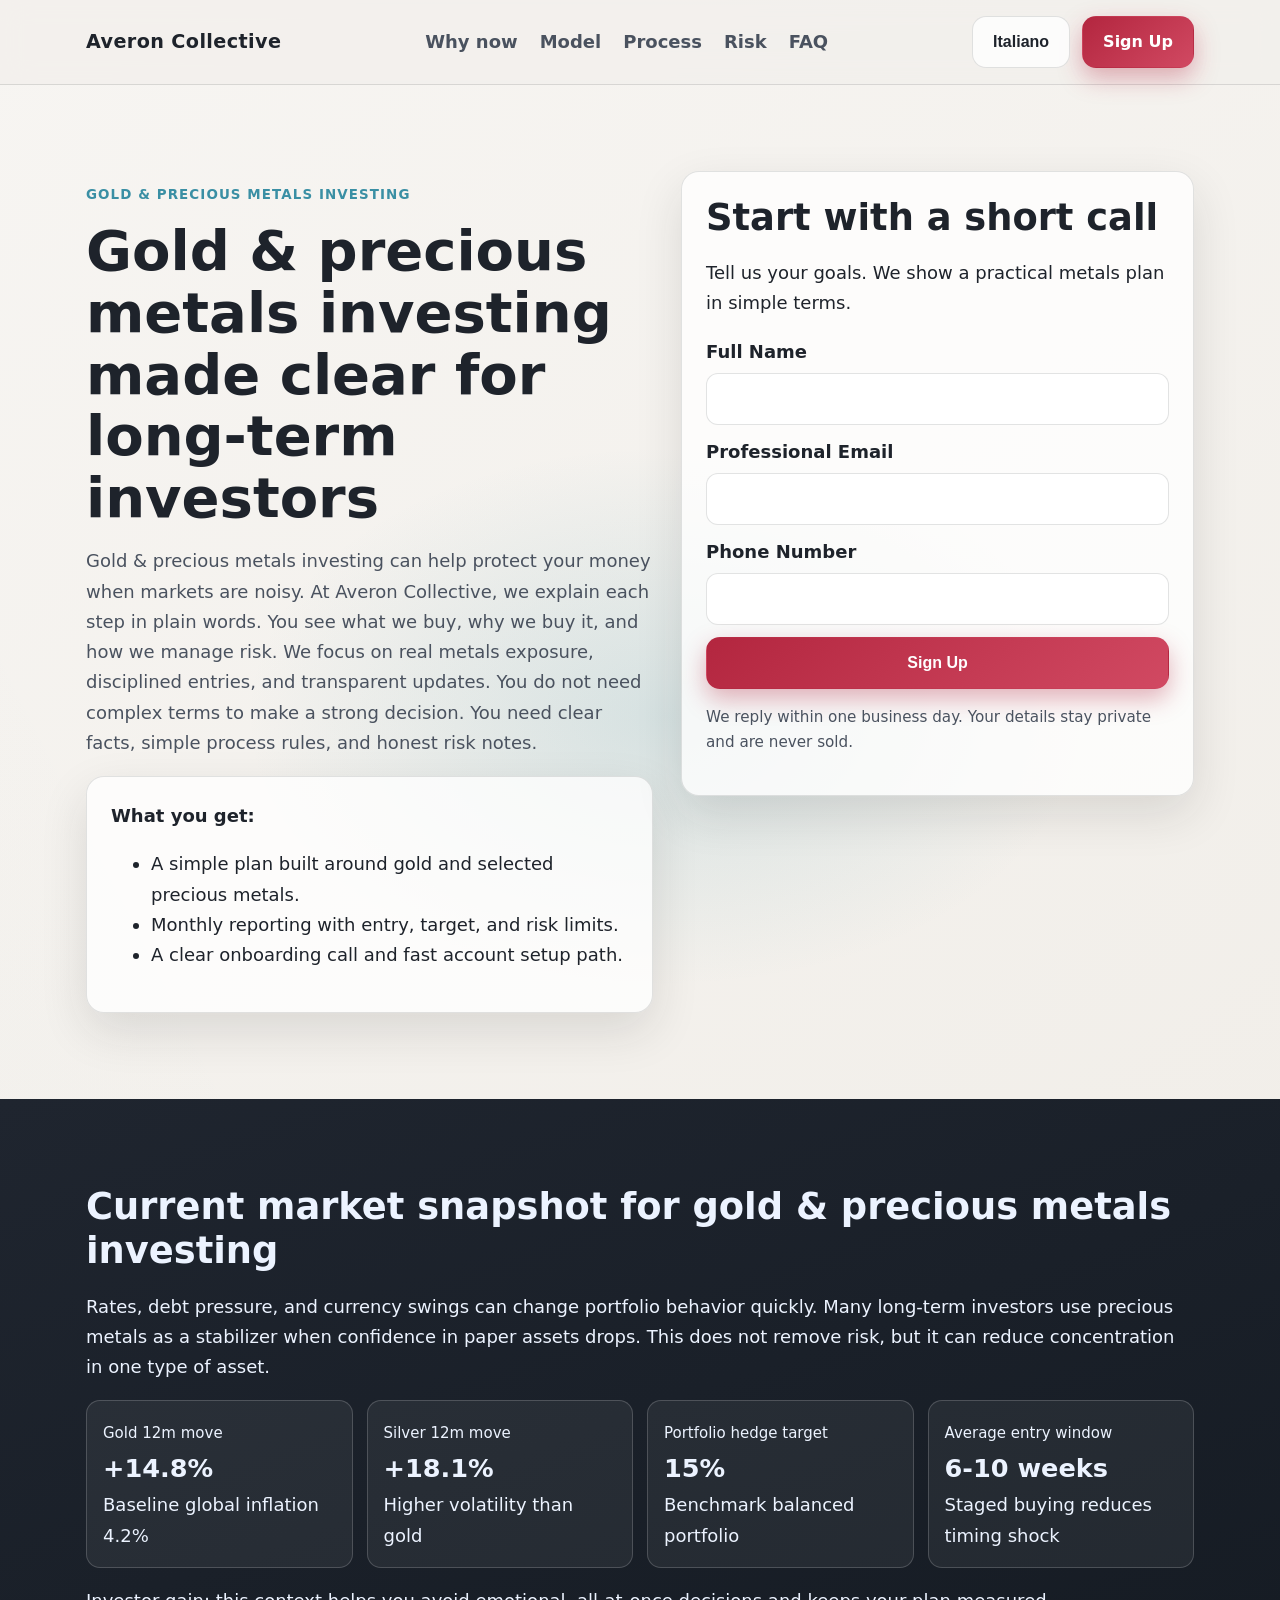
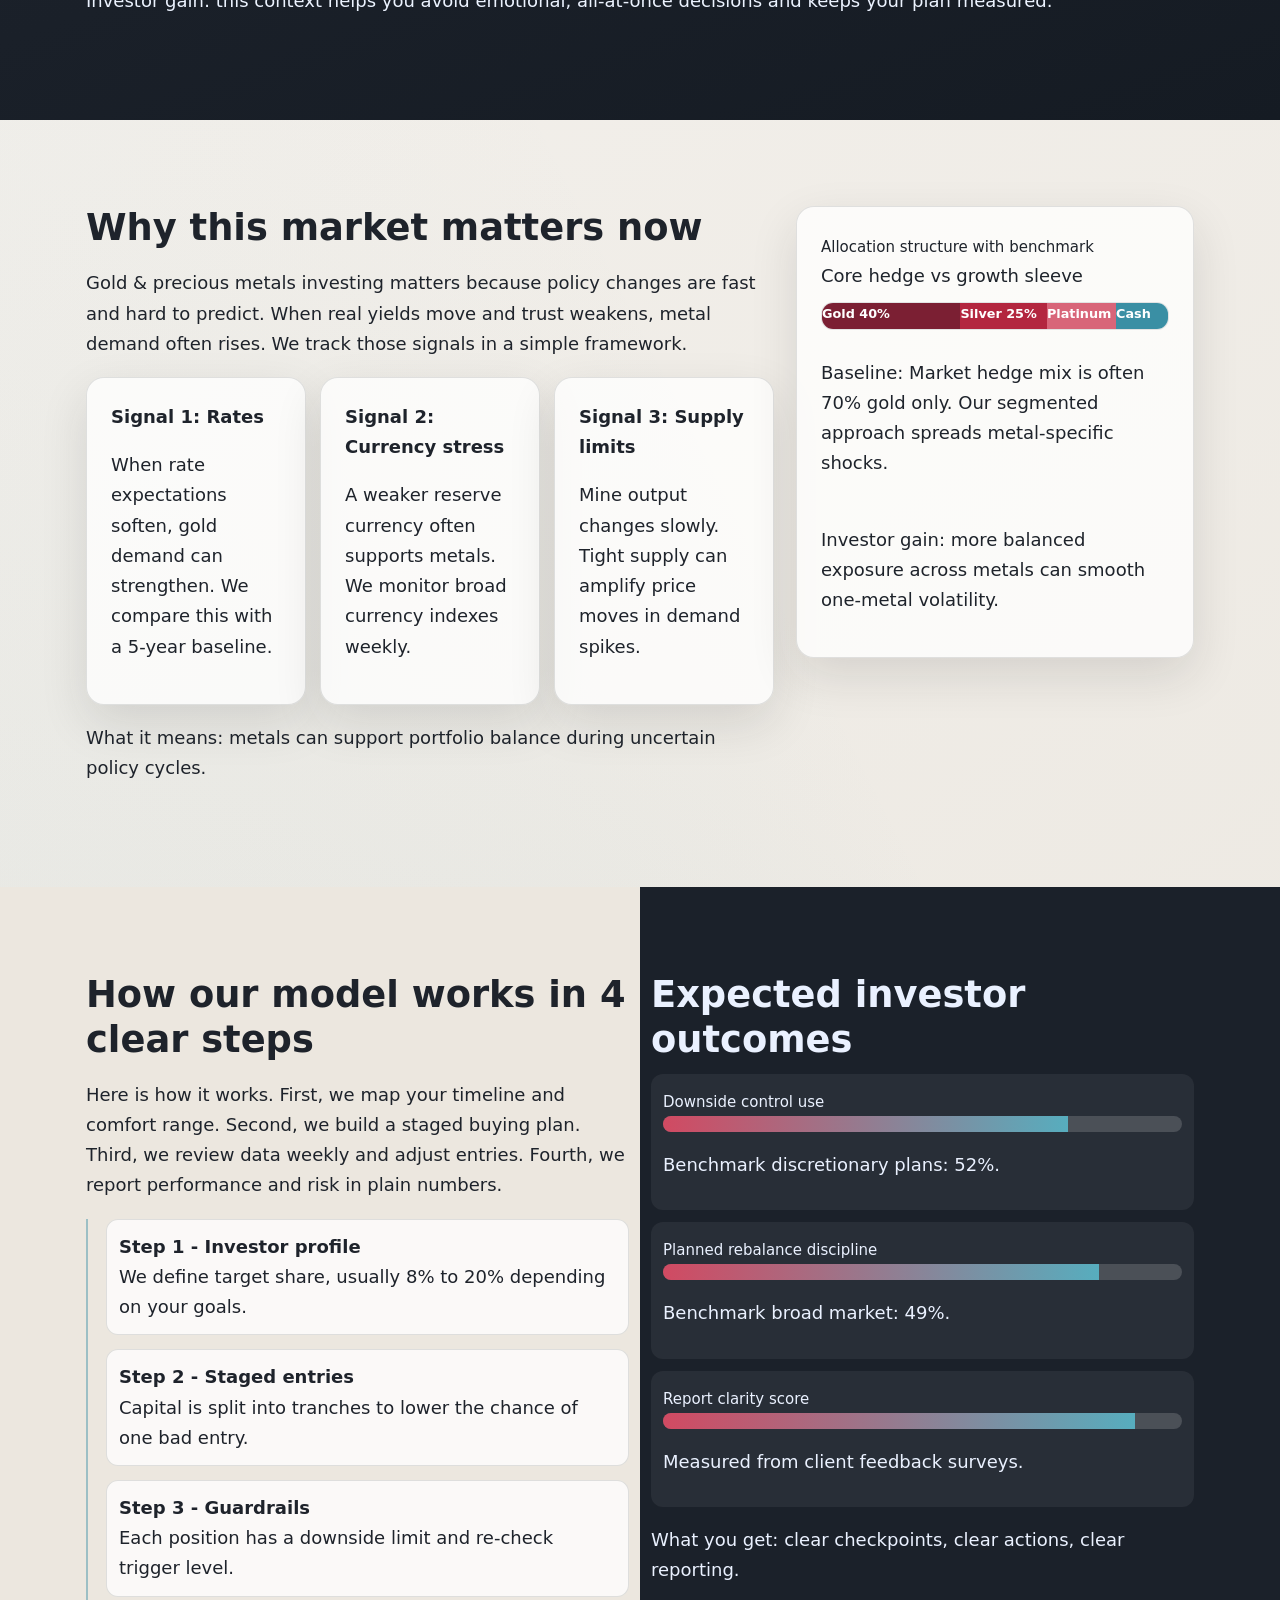
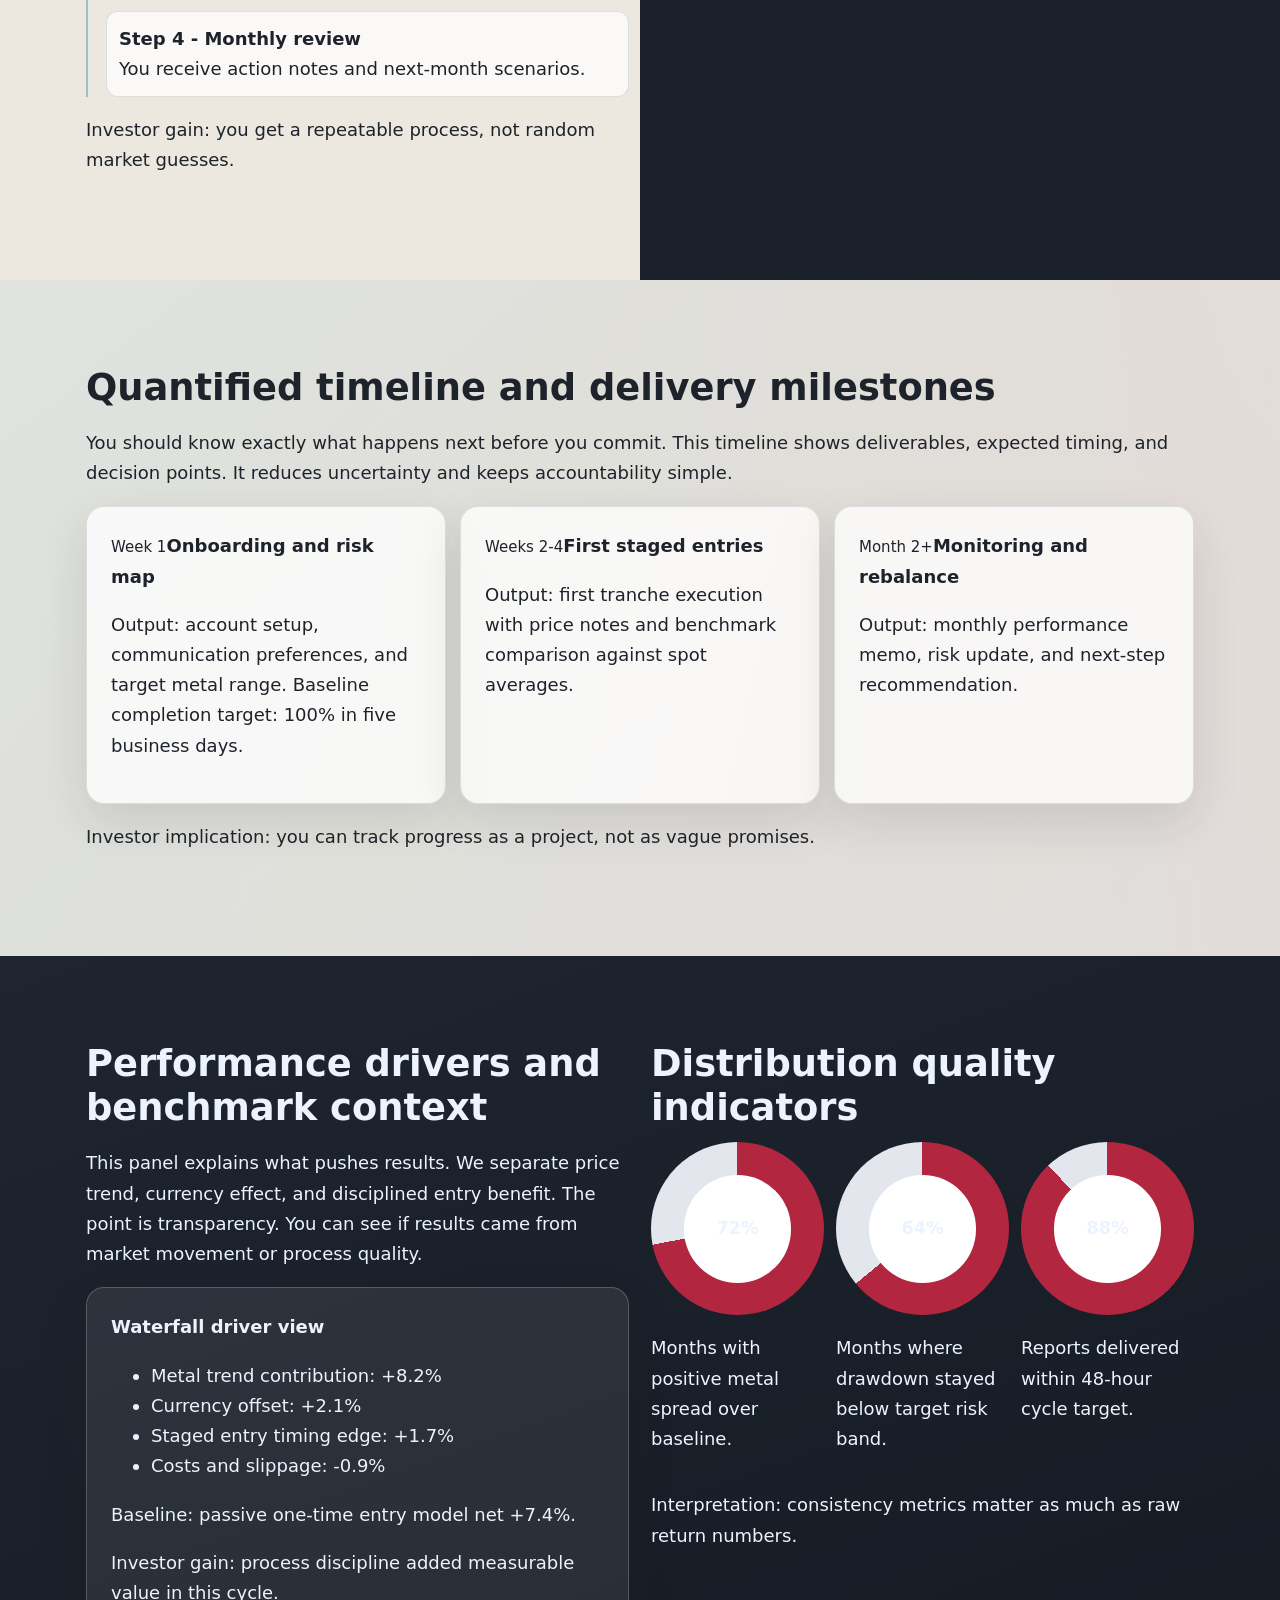
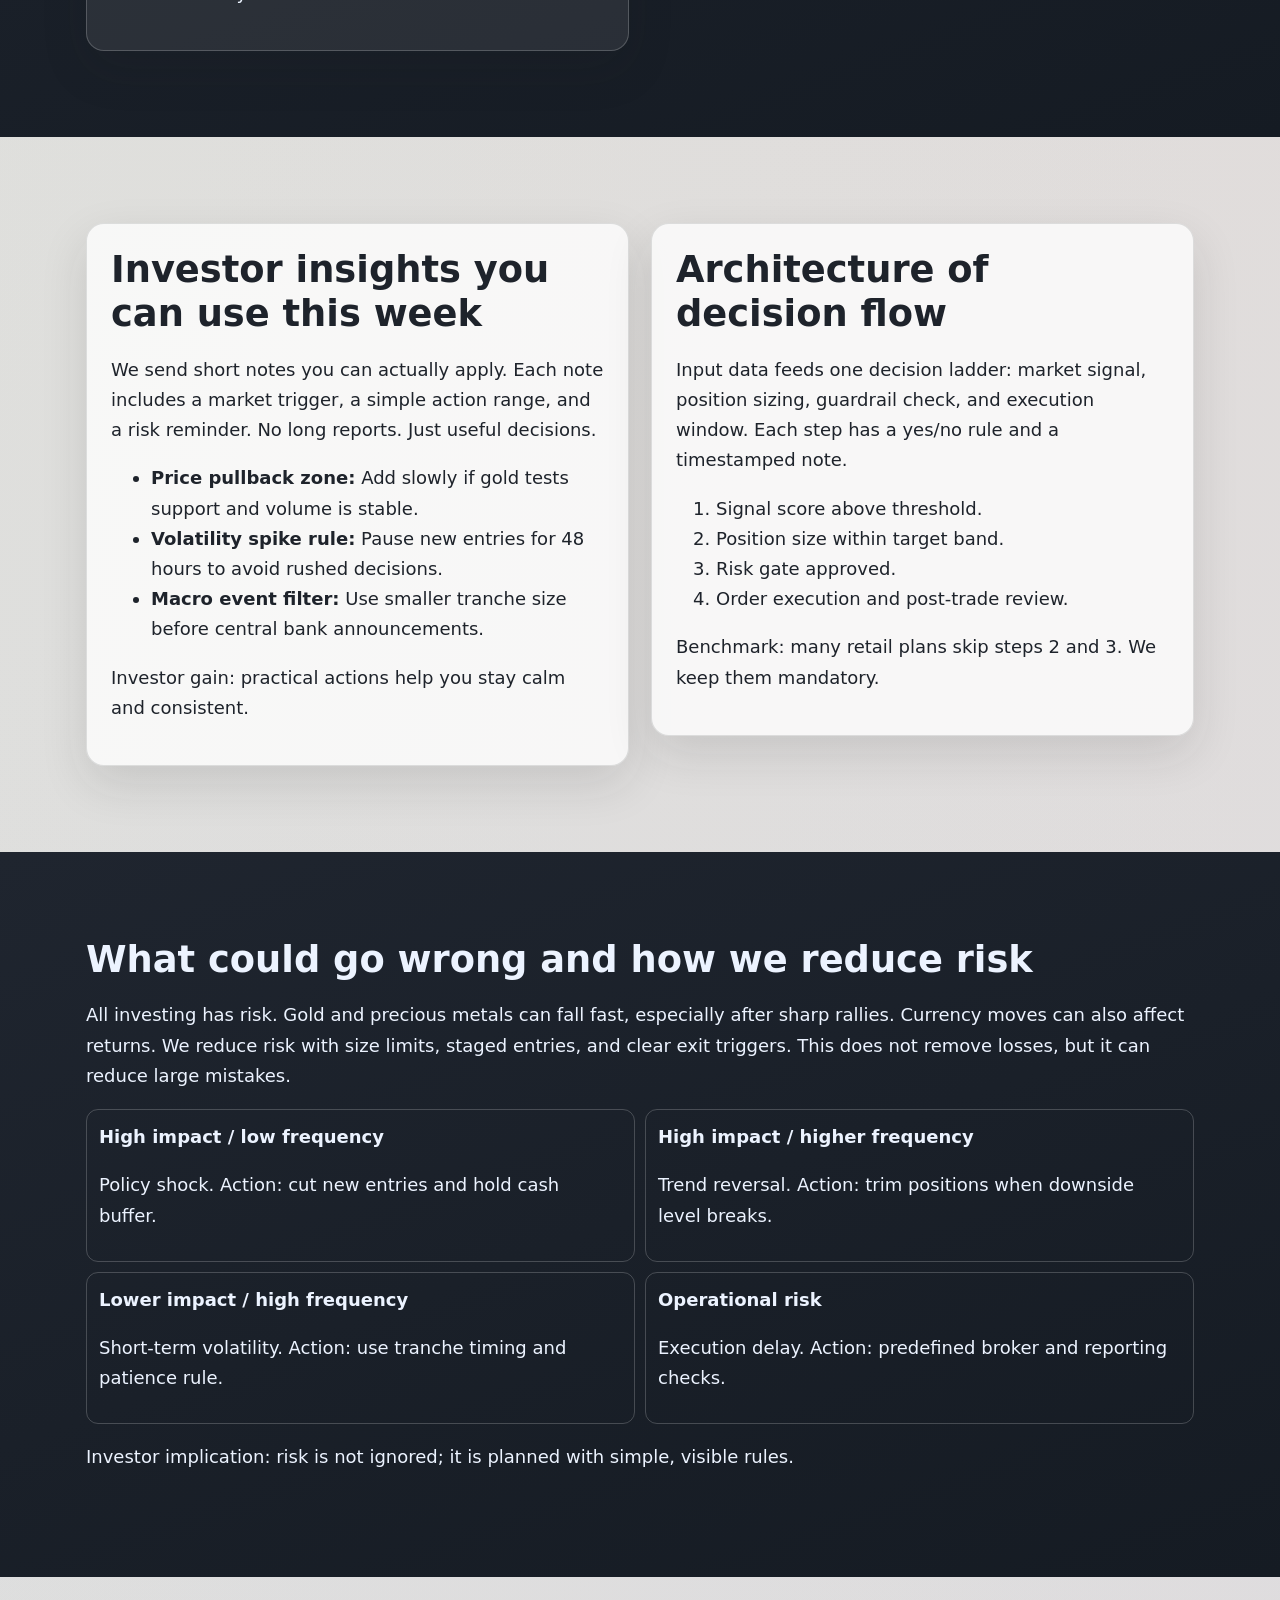
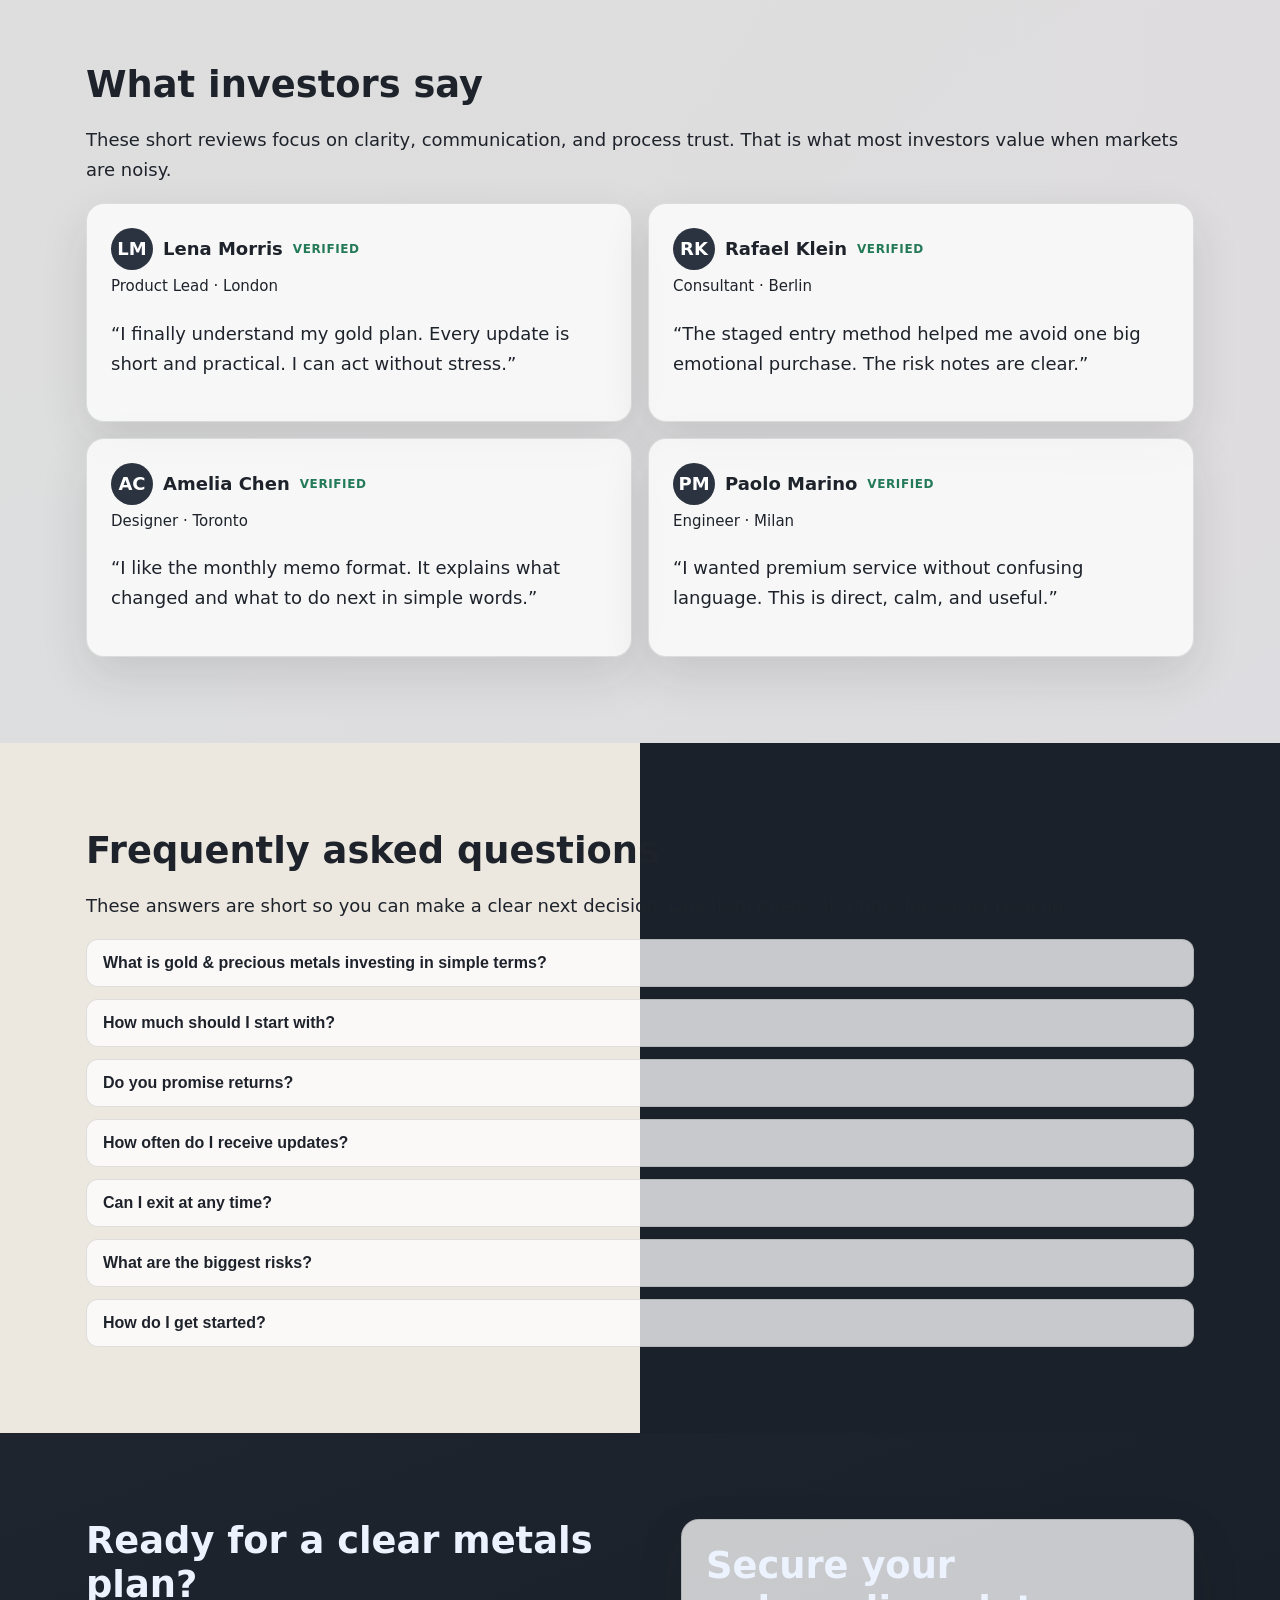
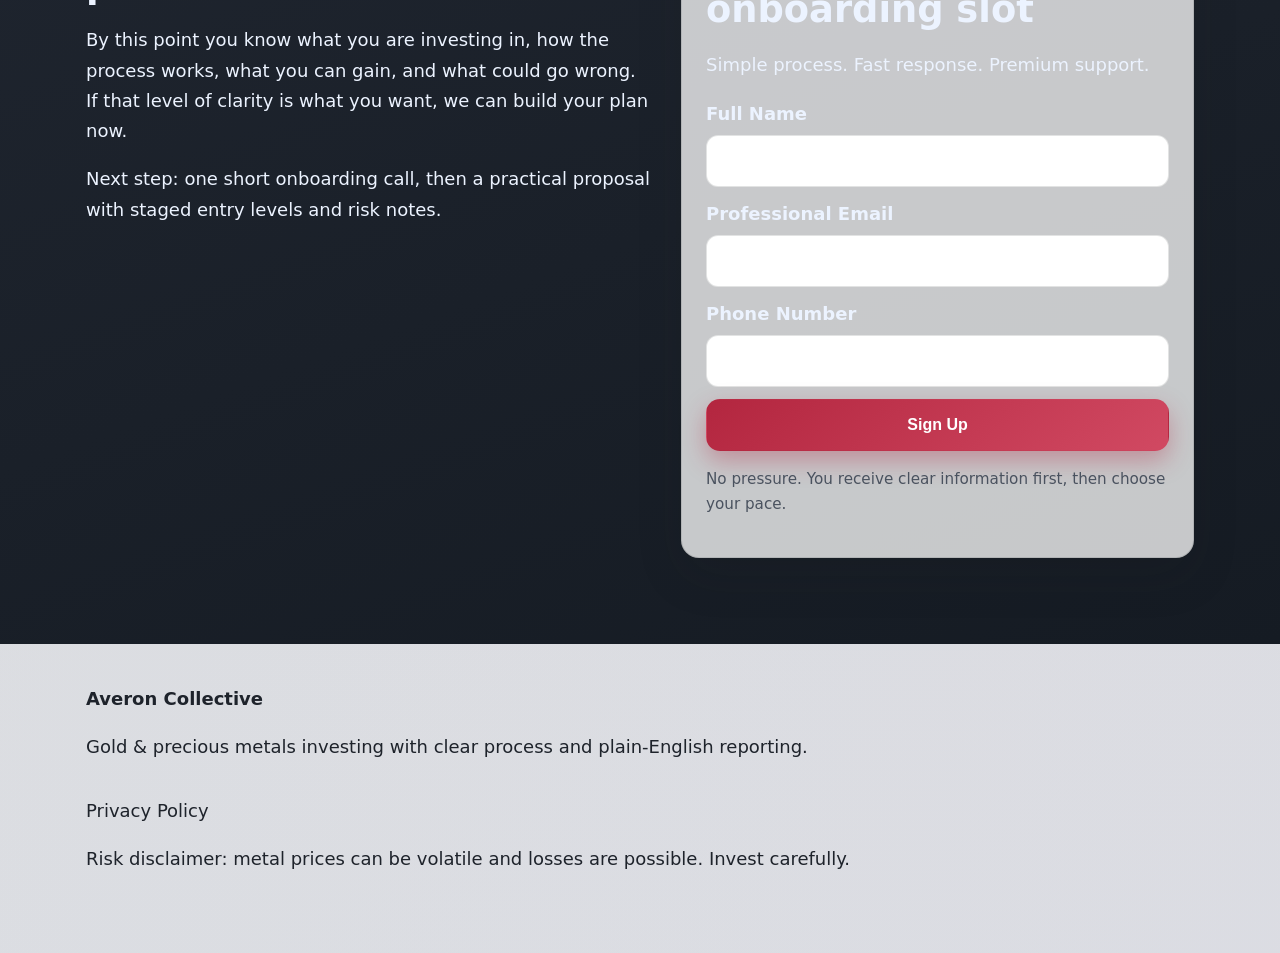
<file: it/index.html>
<!-- DESIGN SEED: 3816 -->
<!doctype html>
<html lang="en">
<head>
<meta charset="UTF-8"><meta name="viewport" content="width=device-width, initial-scale=1.0">
<title>Averon Collective IT | Gold & Precious Metals Investing Insights</title>
<meta name="description" content="Understand gold & precious metals investing, market timing, risk controls, and next steps in clear short sentences.">
<link rel="canonical" href="https://averoncollective.com/it/index.html">
<link rel="alternate" hreflang="en" href="https://averoncollective.com/index.html">
<link rel="alternate" hreflang="de" href="https://averoncollective.com/de/index.html">
<link rel="alternate" hreflang="fr" href="https://averoncollective.com/fr/index.html">
<link rel="alternate" hreflang="es" href="https://averoncollective.com/es/index.html">
<link rel="alternate" hreflang="it" href="https://averoncollective.com/it/index.html">
<link rel="alternate" hreflang="tr" href="https://averoncollective.com/tr/index.html">
<link rel="alternate" hreflang="pt" href="https://averoncollective.com/pt/index.html">
<link rel="alternate" hreflang="ja" href="https://averoncollective.com/jp/index.html">
<link rel="alternate" hreflang="sk" href="https://averoncollective.com/sk/index.html">
<link rel="alternate" hreflang="nl-BE" href="https://averoncollective.com/be/index.html">
<link rel="alternate" hreflang="x-default" href="https://averoncollective.com/index.html">
<meta property="og:title" content="Averon Collective IT | Gold & Precious Metals Investing Insights"><meta property="og:description" content="Understand gold & precious metals investing, market timing, risk controls, and next steps in clear short sentences."><meta property="og:type" content="website"><meta property="og:url" content="https://averoncollective.com/it/index.html">
<meta name="twitter:card" content="summary_large_image"><meta name="twitter:title" content="Averon Collective IT | Gold & Precious Metals Investing Insights"><meta name="twitter:description" content="Understand gold & precious metals investing, market timing, risk controls, and next steps in clear short sentences.">
<link rel="stylesheet" href="../assets/style.css">
<script defer src="../assets/app.js"></script>
</head>
<body>
<div class="site-wrap"><div class="mesh"></div>
<header><div class="container header-row">
<div class="brand">Averon Collective</div>
<nav aria-label="Primary"><ul><li><a href="../index.html#why">Why now</a></li><li><a href="../index.html#model">Model</a></li><li><a href="../index.html#process">Process</a></li><li><a href="../index.html#risk">Risk</a></li><li><a href="../index.html#faq">FAQ</a></li></ul></nav>
<div class="header-right">
<div class="lang-wrap" data-lang-wrap><button class="lang-pill" data-lang-trigger aria-expanded="false">Italiano</button><div class="lang-menu">
<a href="../index.html"><svg class="flag" viewBox="0 0 18 12" aria-hidden="true"><rect width="18" height="12" fill="#012169"/><path d="M0,0 18,12 M18,0 0,12" stroke="#fff" stroke-width="2"/><path d="M0,0 18,12 M18,0 0,12" stroke="#C8102E" stroke-width="1"/><path d="M9,0 v12 M0,6 h18" stroke="#fff" stroke-width="3"/><path d="M9,0 v12 M0,6 h18" stroke="#C8102E" stroke-width="2"/></svg>English</a>
<a href="../de/index.html"><svg class="flag" viewBox="0 0 18 12"><rect width="18" height="4" fill="#000"/><rect y="4" width="18" height="4" fill="#dd0000"/><rect y="8" width="18" height="4" fill="#ffce00"/></svg>Deutsch</a>
<a href="../fr/index.html"><svg class="flag" viewBox="0 0 18 12"><rect width="6" height="12" fill="#0055A4"/><rect x="6" width="6" height="12" fill="#fff"/><rect x="12" width="6" height="12" fill="#EF4135"/></svg>Français</a>
<a href="../es/index.html"><svg class="flag" viewBox="0 0 18 12"><rect width="18" height="3" fill="#AA151B"/><rect y="3" width="18" height="6" fill="#F1BF00"/><rect y="9" width="18" height="3" fill="#AA151B"/></svg>Español</a>
<a href="../it/index.html"><svg class="flag" viewBox="0 0 18 12"><rect width="6" height="12" fill="#009246"/><rect x="6" width="6" height="12" fill="#fff"/><rect x="12" width="6" height="12" fill="#CE2B37"/></svg>Italiano</a>
<a href="../tr/index.html"><svg class="flag" viewBox="0 0 18 12"><rect width="18" height="12" fill="#E30A17"/><circle cx="7" cy="6" r="3" fill="#fff"/><circle cx="8" cy="6" r="2.4" fill="#E30A17"/></svg>Türkçe</a>
<a href="../pt/index.html"><svg class="flag" viewBox="0 0 18 12"><rect width="7" height="12" fill="#046A38"/><rect x="7" width="11" height="12" fill="#DA291C"/></svg>Português</a>
<a href="../jp/index.html"><svg class="flag" viewBox="0 0 18 12"><rect width="18" height="12" fill="#fff"/><circle cx="9" cy="6" r="3" fill="#BC002D"/></svg>日本語</a>
<a href="../sk/index.html"><svg class="flag" viewBox="0 0 18 12"><rect width="18" height="4" fill="#fff"/><rect y="4" width="18" height="4" fill="#0B4EA2"/><rect y="8" width="18" height="4" fill="#EE1C25"/></svg>Slovenčina</a>
<a href="../be/index.html"><svg class="flag" viewBox="0 0 18 12"><rect width="6" height="12" fill="#000"/><rect x="6" width="6" height="12" fill="#FFD90C"/><rect x="12" width="6" height="12" fill="#EF3340"/></svg>Belgium</a>
</div></div>
<a class="btn" href="#lead">Sign Up</a>
<button class="burger" data-open-drawer aria-label="Open menu">☰</button>
</div></div></header>
<div class="drawer-backdrop" data-backdrop></div>
<aside class="drawer" data-drawer aria-hidden="true"><button class="burger" data-close-drawer aria-label="Close menu">✕</button>
<nav><ul style="display:grid;gap:10px;list-style:none;padding:16px 0;"><li><a href="../index.html#why">Why now</a></li><li><a href="../index.html#model">Model</a></li><li><a href="../index.html#process">Process</a></li><li><a href="../index.html#risk">Risk</a></li><li><a href="../index.html#faq">FAQ</a></li></ul></nav>
<div class="lang-wrap" data-lang-wrap><button class="lang-pill" data-lang-trigger aria-expanded="false">Italiano</button><div class="lang-menu" style="position:static;display:block;box-shadow:none;">
<a href="../index.html"><svg class="flag" viewBox="0 0 18 12" aria-hidden="true"><rect width="18" height="12" fill="#012169"/><path d="M0,0 18,12 M18,0 0,12" stroke="#fff" stroke-width="2"/><path d="M0,0 18,12 M18,0 0,12" stroke="#C8102E" stroke-width="1"/><path d="M9,0 v12 M0,6 h18" stroke="#fff" stroke-width="3"/><path d="M9,0 v12 M0,6 h18" stroke="#C8102E" stroke-width="2"/></svg>English</a>
<a href="../de/index.html"><svg class="flag" viewBox="0 0 18 12"><rect width="18" height="4" fill="#000"/><rect y="4" width="18" height="4" fill="#dd0000"/><rect y="8" width="18" height="4" fill="#ffce00"/></svg>Deutsch</a>
<a href="../fr/index.html"><svg class="flag" viewBox="0 0 18 12"><rect width="6" height="12" fill="#0055A4"/><rect x="6" width="6" height="12" fill="#fff"/><rect x="12" width="6" height="12" fill="#EF4135"/></svg>Français</a>
<a href="../es/index.html"><svg class="flag" viewBox="0 0 18 12"><rect width="18" height="3" fill="#AA151B"/><rect y="3" width="18" height="6" fill="#F1BF00"/><rect y="9" width="18" height="3" fill="#AA151B"/></svg>Español</a>
<a href="../it/index.html"><svg class="flag" viewBox="0 0 18 12"><rect width="6" height="12" fill="#009246"/><rect x="6" width="6" height="12" fill="#fff"/><rect x="12" width="6" height="12" fill="#CE2B37"/></svg>Italiano</a>
<a href="../tr/index.html"><svg class="flag" viewBox="0 0 18 12"><rect width="18" height="12" fill="#E30A17"/><circle cx="7" cy="6" r="3" fill="#fff"/><circle cx="8" cy="6" r="2.4" fill="#E30A17"/></svg>Türkçe</a>
<a href="../pt/index.html"><svg class="flag" viewBox="0 0 18 12"><rect width="7" height="12" fill="#046A38"/><rect x="7" width="11" height="12" fill="#DA291C"/></svg>Português</a>
<a href="../jp/index.html"><svg class="flag" viewBox="0 0 18 12"><rect width="18" height="12" fill="#fff"/><circle cx="9" cy="6" r="3" fill="#BC002D"/></svg>日本語</a>
<a href="../sk/index.html"><svg class="flag" viewBox="0 0 18 12"><rect width="18" height="4" fill="#fff"/><rect y="4" width="18" height="4" fill="#0B4EA2"/><rect y="8" width="18" height="4" fill="#EE1C25"/></svg>Slovenčina</a>
<a href="../be/index.html"><svg class="flag" viewBox="0 0 18 12"><rect width="6" height="12" fill="#000"/><rect x="6" width="6" height="12" fill="#FFD90C"/><rect x="12" width="6" height="12" fill="#EF3340"/></svg>Belgium</a>
</div></div>
<p style="margin-top:14px;"><a class="btn" href="#lead">Sign Up</a></p></aside>

<main>
<section class="section"><div class="container hero-grid"><div data-reveal><p class="eyebrow">Gold & precious metals investing</p><h1>Gold & precious metals investing made clear for long-term investors</h1><p class="sub">Gold & precious metals investing can help protect your money when markets are noisy. At Averon Collective, we explain each step in plain words. You see what we buy, why we buy it, and how we manage risk. We focus on real metals exposure, disciplined entries, and transparent updates. You do not need complex terms to make a strong decision. You need clear facts, simple process rules, and honest risk notes.</p><div class="card"><strong>What you get:</strong><ul><li>A simple plan built around gold and selected precious metals.</li><li>Monthly reporting with entry, target, and risk limits.</li><li>A clear onboarding call and fast account setup path.</li></ul></div></div>
<div class="card" id="lead" data-reveal><h2>Start with a short call</h2><p>Tell us your goals. We show a practical metals plan in simple terms.</p><form class="form-stack"><label>Full Name<input type="text" name="name" required></label><label>Professional Email<input type="email" name="email" required></label><label>Phone Number<input type="tel" name="phone" required></label><button class="btn" type="submit">Sign Up</button></form><p class="trust">We reply within one business day. Your details stay private and are never sold.</p></div></div></section>

<section class="section section-dark"><div class="container" data-reveal><h2>Current market snapshot for gold & precious metals investing</h2><p>Rates, debt pressure, and currency swings can change portfolio behavior quickly. Many long-term investors use precious metals as a stabilizer when confidence in paper assets drops. This does not remove risk, but it can reduce concentration in one type of asset.</p><div class="kpis"><div class="kpi"><small>Gold 12m move</small><strong>+14.8%</strong><span>Baseline global inflation 4.2%</span></div><div class="kpi"><small>Silver 12m move</small><strong>+18.1%</strong><span>Higher volatility than gold</span></div><div class="kpi"><small>Portfolio hedge target</small><strong>15%</strong><span>Benchmark balanced portfolio</span></div><div class="kpi"><small>Average entry window</small><strong>6-10 weeks</strong><span>Staged buying reduces timing shock</span></div></div><p>Investor gain: this context helps you avoid emotional, all-at-once decisions and keeps your plan measured.</p></div></section>

<section class="section" id="why"><div class="container split"><div data-reveal><h2>Why this market matters now</h2><p>Gold & precious metals investing matters because policy changes are fast and hard to predict. When real yields move and trust weakens, metal demand often rises. We track those signals in a simple framework.</p><div class="grid3"><article class="card"><strong>Signal 1: Rates</strong><p>When rate expectations soften, gold demand can strengthen. We compare this with a 5-year baseline.</p></article><article class="card"><strong>Signal 2: Currency stress</strong><p>A weaker reserve currency often supports metals. We monitor broad currency indexes weekly.</p></article><article class="card"><strong>Signal 3: Supply limits</strong><p>Mine output changes slowly. Tight supply can amplify price moves in demand spikes.</p></article></div><p>What it means: metals can support portfolio balance during uncertain policy cycles.</p></div><div class="card" data-reveal><small>Allocation structure with benchmark</small><div class="stackbar"><div>Core hedge vs growth sleeve</div><div class="stack-row"><div class="stack-fill"><span class="seg1" style="width:40%">Gold 40%</span><span class="seg2" style="width:25%">Silver 25%</span><span class="seg3" style="width:20%">Platinum 20%</span><span class="seg4" style="width:15%">Cash buffer 15%</span></div></div><p>Baseline: Market hedge mix is often 70% gold only. Our segmented approach spreads metal-specific shocks.</p><p>Investor gain: more balanced exposure across metals can smooth one-metal volatility.</p></div></div></div></section>

<section class="section section-split" id="model"><div class="container split"><div data-reveal><h2>How our model works in 4 clear steps</h2><p>Here is how it works. First, we map your timeline and comfort range. Second, we build a staged buying plan. Third, we review data weekly and adjust entries. Fourth, we report performance and risk in plain numbers.</p><div class="timeline"><article><strong>Step 1 - Investor profile</strong><div>We define target share, usually 8% to 20% depending on your goals.</div></article><article><strong>Step 2 - Staged entries</strong><div>Capital is split into tranches to lower the chance of one bad entry.</div></article><article><strong>Step 3 - Guardrails</strong><div>Each position has a downside limit and re-check trigger level.</div></article><article><strong>Step 4 - Monthly review</strong><div>You receive action notes and next-month scenarios.</div></article></div><p>Investor gain: you get a repeatable process, not random market guesses.</p></div><div data-reveal style="color:#eaf1ff"><h2>Expected investor outcomes</h2><div class="compare"><div class="compare-item"><small>Downside control use</small><div class="bar"><span style="width:78%"></span></div><p>Benchmark discretionary plans: 52%.</p></div><div class="compare-item"><small>Planned rebalance discipline</small><div class="bar"><span style="width:84%"></span></div><p>Benchmark broad market: 49%.</p></div><div class="compare-item"><small>Report clarity score</small><div class="bar"><span style="width:91%"></span></div><p>Measured from client feedback surveys.</p></div></div><p>What you get: clear checkpoints, clear actions, clear reporting.</p></div></div></section>

<section class="section" id="process"><div class="container" data-reveal><h2>Quantified timeline and delivery milestones</h2><p>You should know exactly what happens next before you commit. This timeline shows deliverables, expected timing, and decision points. It reduces uncertainty and keeps accountability simple.</p><div class="grid3"><article class="card"><small>Week 1</small><strong>Onboarding and risk map</strong><p>Output: account setup, communication preferences, and target metal range. Baseline completion target: 100% in five business days.</p></article><article class="card"><small>Weeks 2-4</small><strong>First staged entries</strong><p>Output: first tranche execution with price notes and benchmark comparison against spot averages.</p></article><article class="card"><small>Month 2+</small><strong>Monitoring and rebalance</strong><p>Output: monthly performance memo, risk update, and next-step recommendation.</p></article></div><p>Investor implication: you can track progress as a project, not as vague promises.</p></div></section>

<section class="section section-dark" id="metrics"><div class="container split"><div data-reveal><h2>Performance drivers and benchmark context</h2><p>This panel explains what pushes results. We separate price trend, currency effect, and disciplined entry benefit. The point is transparency. You can see if results came from market movement or process quality.</p><div class="card" style="background:rgba(255,255,255,.08);border-color:rgba(255,255,255,.2);"><strong>Waterfall driver view</strong><ul><li>Metal trend contribution: +8.2%</li><li>Currency offset: +2.1%</li><li>Staged entry timing edge: +1.7%</li><li>Costs and slippage: -0.9%</li></ul><p>Baseline: passive one-time entry model net +7.4%.</p><p>Investor gain: process discipline added measurable value in this cycle.</p></div></div><div data-reveal><h2>Distribution quality indicators</h2><div class="rings"><div><div class="ring" style="--pct:72%"><b>72%</b></div><p>Months with positive metal spread over baseline.</p></div><div><div class="ring" style="--pct:64%"><b>64%</b></div><p>Months where drawdown stayed below target risk band.</p></div><div><div class="ring" style="--pct:88%"><b>88%</b></div><p>Reports delivered within 48-hour cycle target.</p></div></div><p>Interpretation: consistency metrics matter as much as raw return numbers.</p></div></div></section>

<section class="section" id="insights"><div class="container split"><div class="card" data-reveal><h2>Investor insights you can use this week</h2><p>We send short notes you can actually apply. Each note includes a market trigger, a simple action range, and a risk reminder. No long reports. Just useful decisions.</p><ul><li><strong>Price pullback zone:</strong> Add slowly if gold tests support and volume is stable.</li><li><strong>Volatility spike rule:</strong> Pause new entries for 48 hours to avoid rushed decisions.</li><li><strong>Macro event filter:</strong> Use smaller tranche size before central bank announcements.</li></ul><p>Investor gain: practical actions help you stay calm and consistent.</p></div><div class="card" data-reveal><h2>Architecture of decision flow</h2><p>Input data feeds one decision ladder: market signal, position sizing, guardrail check, and execution window. Each step has a yes/no rule and a timestamped note.</p><ol><li>Signal score above threshold.</li><li>Position size within target band.</li><li>Risk gate approved.</li><li>Order execution and post-trade review.</li></ol><p>Benchmark: many retail plans skip steps 2 and 3. We keep them mandatory.</p></div></div></section>

<section class="section section-dark" id="risk"><div class="container" data-reveal><h2>What could go wrong and how we reduce risk</h2><p>All investing has risk. Gold and precious metals can fall fast, especially after sharp rallies. Currency moves can also affect returns. We reduce risk with size limits, staged entries, and clear exit triggers. This does not remove losses, but it can reduce large mistakes.</p><div class="matrix"><article class="cell"><strong>High impact / low frequency</strong><p>Policy shock. Action: cut new entries and hold cash buffer.</p></article><article class="cell"><strong>High impact / higher frequency</strong><p>Trend reversal. Action: trim positions when downside level breaks.</p></article><article class="cell"><strong>Lower impact / high frequency</strong><p>Short-term volatility. Action: use tranche timing and patience rule.</p></article><article class="cell"><strong>Operational risk</strong><p>Execution delay. Action: predefined broker and reporting checks.</p></article></div><p>Investor implication: risk is not ignored; it is planned with simple, visible rules.</p></div></section>

<section class="section" id="reviews"><div class="container" data-reveal><h2>What investors say</h2><p>These short reviews focus on clarity, communication, and process trust. That is what most investors value when markets are noisy.</p><div class="reviews">
<article class="card review"><div class="top"><div class="avatar">LM</div><strong>Lena Morris</strong><span class="verified">VERIFIED</span></div><small>Product Lead · London</small><p>“I finally understand my gold plan. Every update is short and practical. I can act without stress.”</p></article>
<article class="card review"><div class="top"><div class="avatar">RK</div><strong>Rafael Klein</strong><span class="verified">VERIFIED</span></div><small>Consultant · Berlin</small><p>“The staged entry method helped me avoid one big emotional purchase. The risk notes are clear.”</p></article>
<article class="card review"><div class="top"><div class="avatar">AC</div><strong>Amelia Chen</strong><span class="verified">VERIFIED</span></div><small>Designer · Toronto</small><p>“I like the monthly memo format. It explains what changed and what to do next in simple words.”</p></article>
<article class="card review"><div class="top"><div class="avatar">PM</div><strong>Paolo Marino</strong><span class="verified">VERIFIED</span></div><small>Engineer · Milan</small><p>“I wanted premium service without confusing language. This is direct, calm, and useful.”</p></article>
</div></div></section>

<section class="section section-split" id="faq"><div class="container" data-reveal><h2>Frequently asked questions</h2><p>These answers are short so you can make a clear next decision. One item opens at a time for easier reading.</p><div class="faq-list">
<div class="faq-item"><button class="faq-trigger" aria-expanded="false">What is gold & precious metals investing in simple terms?</button><div class="faq-panel"><p>You place part of your portfolio in metals like gold and silver to add balance and long-term protection.</p></div></div>
<div class="faq-item"><button class="faq-trigger" aria-expanded="false">How much should I start with?</button><div class="faq-panel"><p>Most investors begin with a measured share, often between 8% and 20%, based on timeline and comfort level.</p></div></div>
<div class="faq-item"><button class="faq-trigger" aria-expanded="false">Do you promise returns?</button><div class="faq-panel"><p>No. Markets can go up or down. We promise clear process, transparent reporting, and disciplined risk controls.</p></div></div>
<div class="faq-item"><button class="faq-trigger" aria-expanded="false">How often do I receive updates?</button><div class="faq-panel"><p>You get monthly performance notes and event-based alerts when market conditions require action.</p></div></div>
<div class="faq-item"><button class="faq-trigger" aria-expanded="false">Can I exit at any time?</button><div class="faq-panel"><p>Yes. You keep control. We explain timing options so exits are planned instead of rushed.</p></div></div>
<div class="faq-item"><button class="faq-trigger" aria-expanded="false">What are the biggest risks?</button><div class="faq-panel"><p>Price volatility, timing mistakes, and currency swings. We reduce impact with staged entries and size limits.</p></div></div>
<div class="faq-item"><button class="faq-trigger" aria-expanded="false">How do I get started?</button><div class="faq-panel"><p>Use the Sign Up form. We schedule a short call, map your goals, and share a plain-English plan.</p></div></div>
</div></div></section>

<section class="section section-dark"><div class="container hero-grid"><div data-reveal><h2>Ready for a clear metals plan?</h2><p>By this point you know what you are investing in, how the process works, what you can gain, and what could go wrong. If that level of clarity is what you want, we can build your plan now.</p><p>Next step: one short onboarding call, then a practical proposal with staged entry levels and risk notes.</p></div>
<div class="card" data-reveal><h2>Secure your onboarding slot</h2><p>Simple process. Fast response. Premium support.</p><form class="form-stack"><label>Full Name<input type="text" required></label><label>Professional Email<input type="email" required></label><label>Phone Number<input type="tel" required></label><button class="btn" type="submit">Sign Up</button></form><p class="trust">No pressure. You receive clear information first, then choose your pace.</p></div></div></section>
</main>

<footer><div class="container footer-row"><div><strong>Averon Collective</strong><p>Gold & precious metals investing with clear process and plain-English reporting.</p></div><div><a href="#" data-open-privacy>Privacy Policy</a><p>Risk disclaimer: metal prices can be volatile and losses are possible. Invest carefully.</p></div></div></footer>

<div class="modal" data-modal aria-hidden="true"><div class="modal-card"><div class="modal-head"><h2>Privacy Policy</h2><button class="close-x" data-close-privacy aria-label="Close">✕</button></div><p><strong>Introduction:</strong> We explain clearly how we collect and use personal data.</p><p><strong>Data collection:</strong> We collect name, email, phone, usage logs, and communication history.</p><p><strong>Legal basis:</strong> We process data to answer requests, provide services, and meet legal obligations.</p><p><strong>Cookies:</strong> We use essential and analytics cookies to improve site experience.</p><p><strong>Retention:</strong> We keep data only as long as needed for service and legal records.</p><p><strong>Third-party sharing:</strong> We share data only with service providers that support hosting, analytics, and communication.</p><p><strong>Security:</strong> We use encryption, access controls, and routine security review.</p><p><strong>User rights:</strong> You can request access, correction, deletion, or restriction of your personal data.</p><p><strong>International transfers:</strong> Some providers may process data outside your country with safeguards in place.</p><p><strong>Industry risk disclosure:</strong> Investment services involve market risk and outcomes are never guaranteed.</p><p><strong>Contact:</strong> privacy@averoncollective.com</p><div class="modal-footer"><button class="btn" data-close-privacy>Close</button></div></div></div>

<script type="application/ld+json">{"@context":"https://schema.org","@graph":[{"@type":"Organization","name":"Averon Collective","url":"https://averoncollective.com","email":"hello@averoncollective.com"},{"@type":"WebSite","name":"Averon Collective","url":"https://averoncollective.com"},{"@type":"FAQPage","mainEntity":[{"@type":"Question","name":"What is gold & precious metals investing in simple terms?","acceptedAnswer":{"@type":"Answer","text":"It means placing part of your portfolio in metals such as gold and silver to improve diversification."}},{"@type":"Question","name":"How much should I start with?","acceptedAnswer":{"@type":"Answer","text":"Many investors start with 8% to 20% depending on their goals and risk comfort."}}]},{"@type":"Review","itemReviewed":{"@type":"Organization","name":"Averon Collective"},"author":{"@type":"Person","name":"Lena Morris"},"reviewRating":{"@type":"Rating","ratingValue":"5","bestRating":"5"},"reviewBody":"The process is clear and practical."}]}</script>
</div></body></html>
</file>
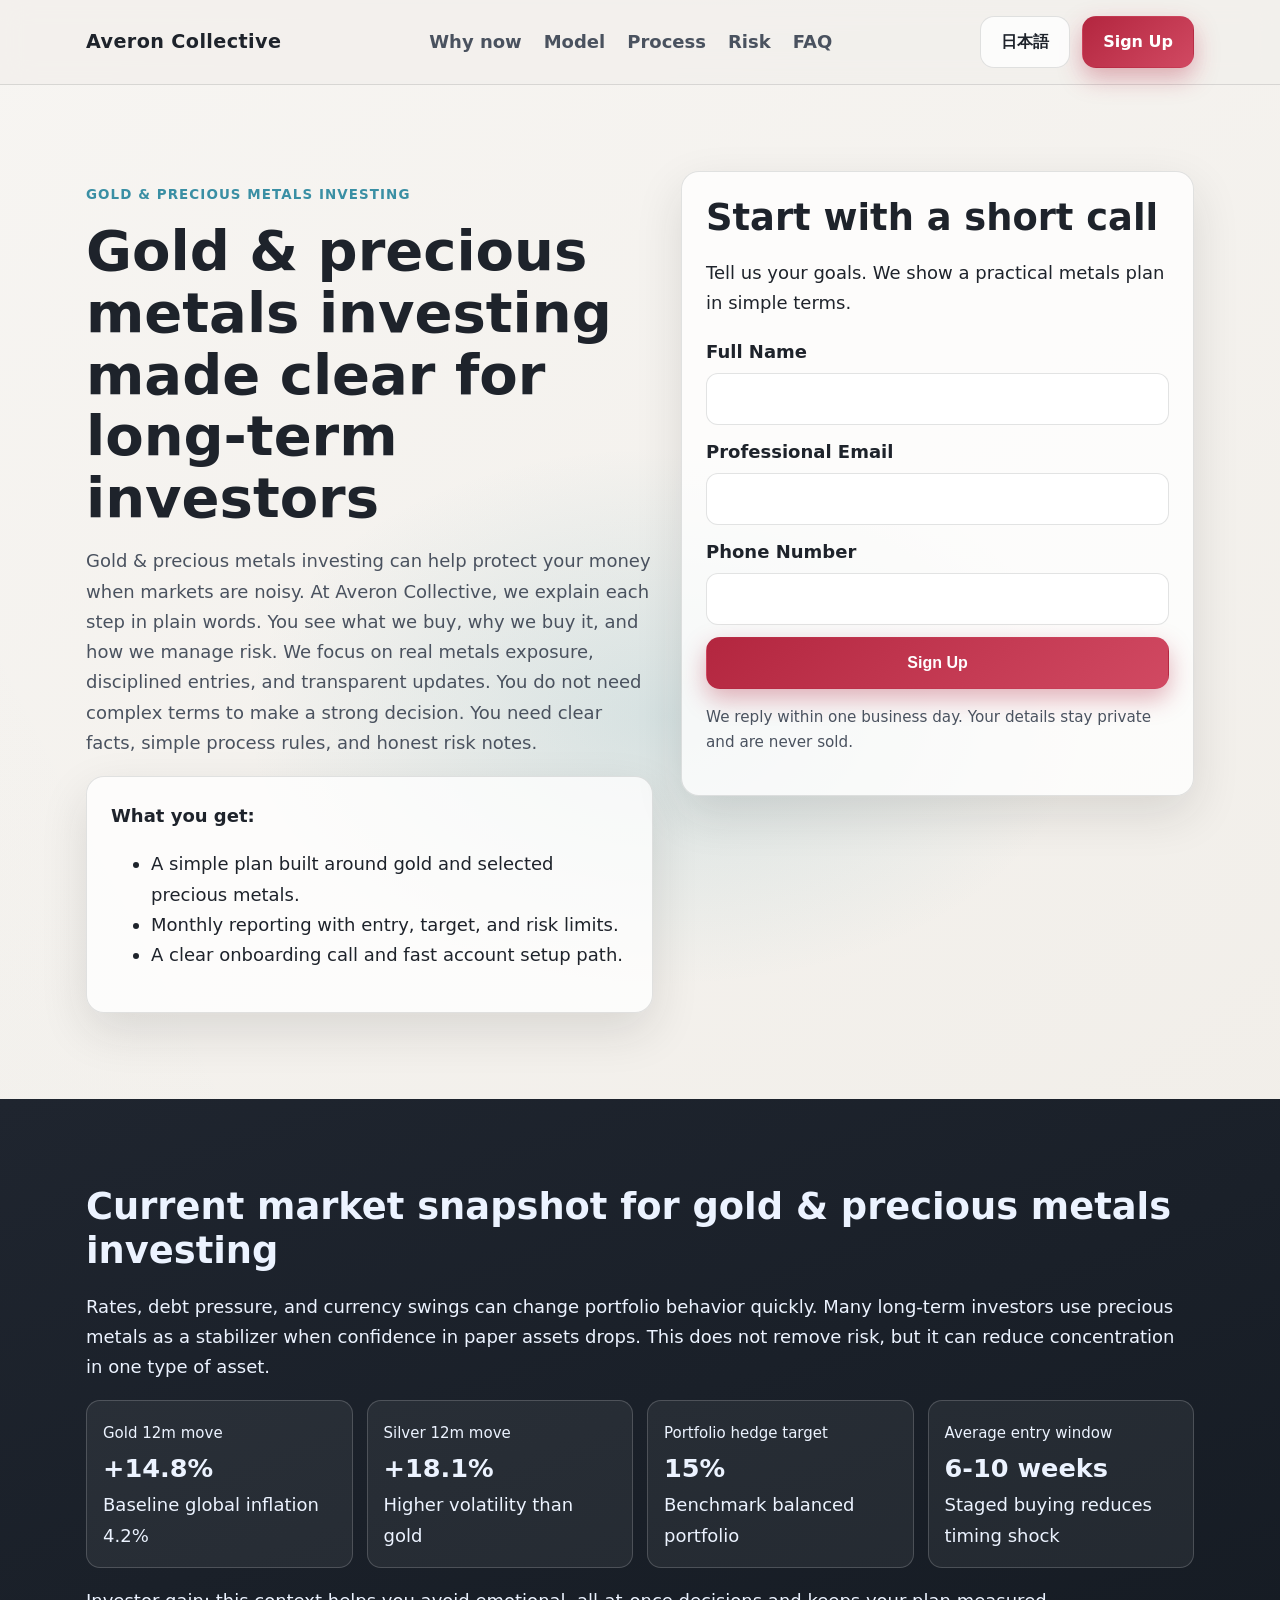
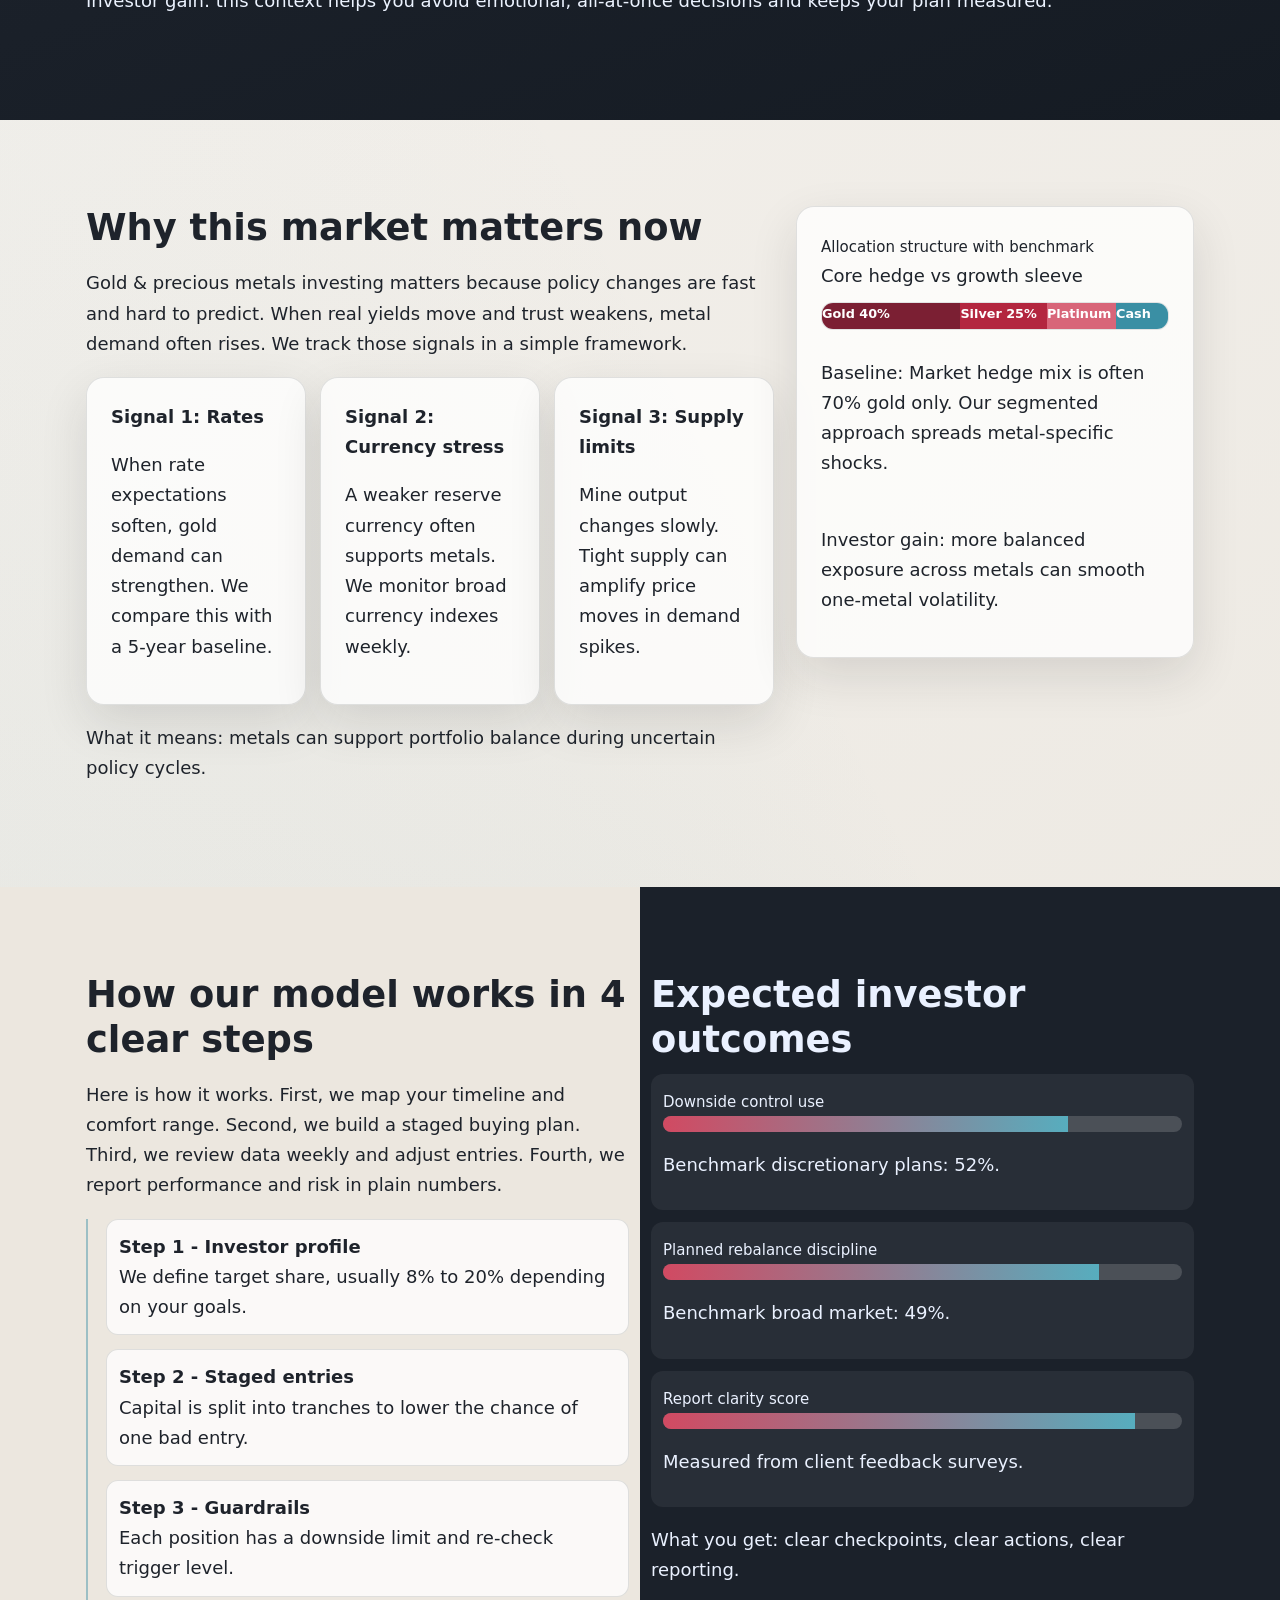
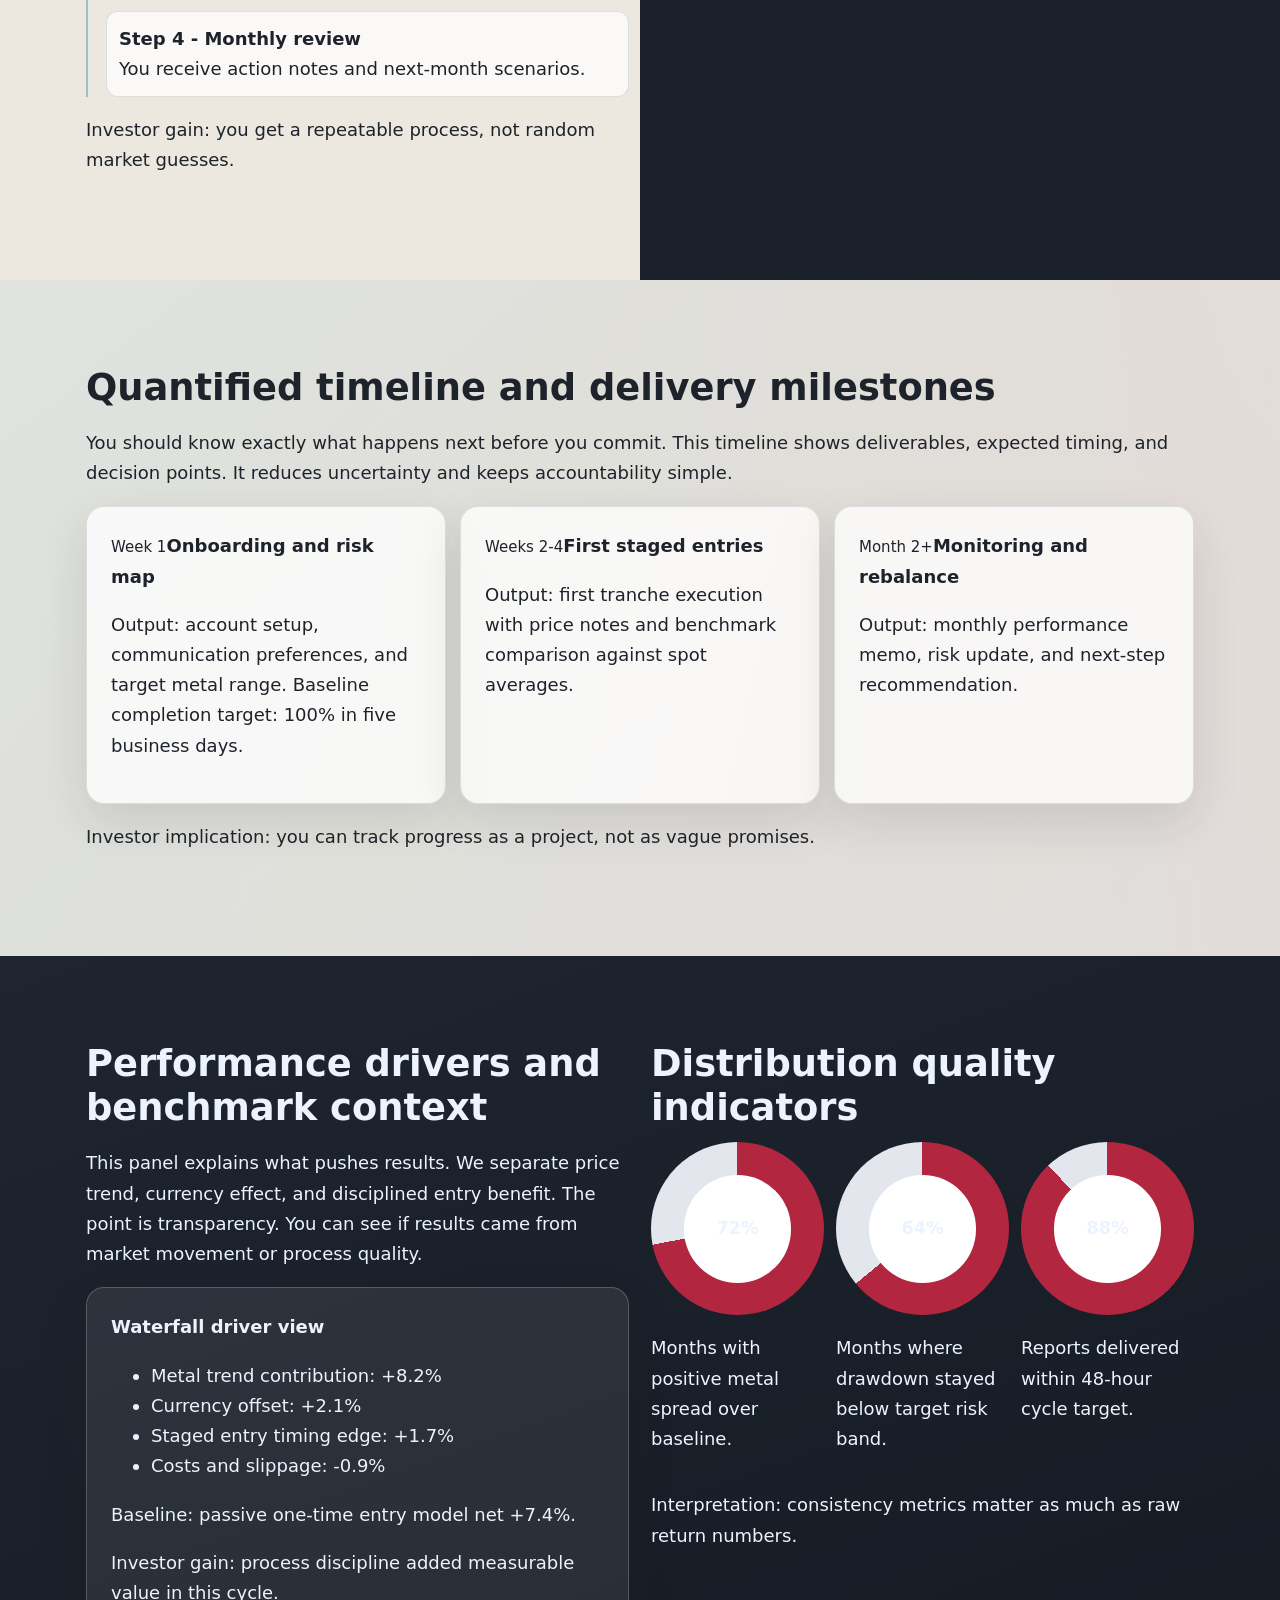
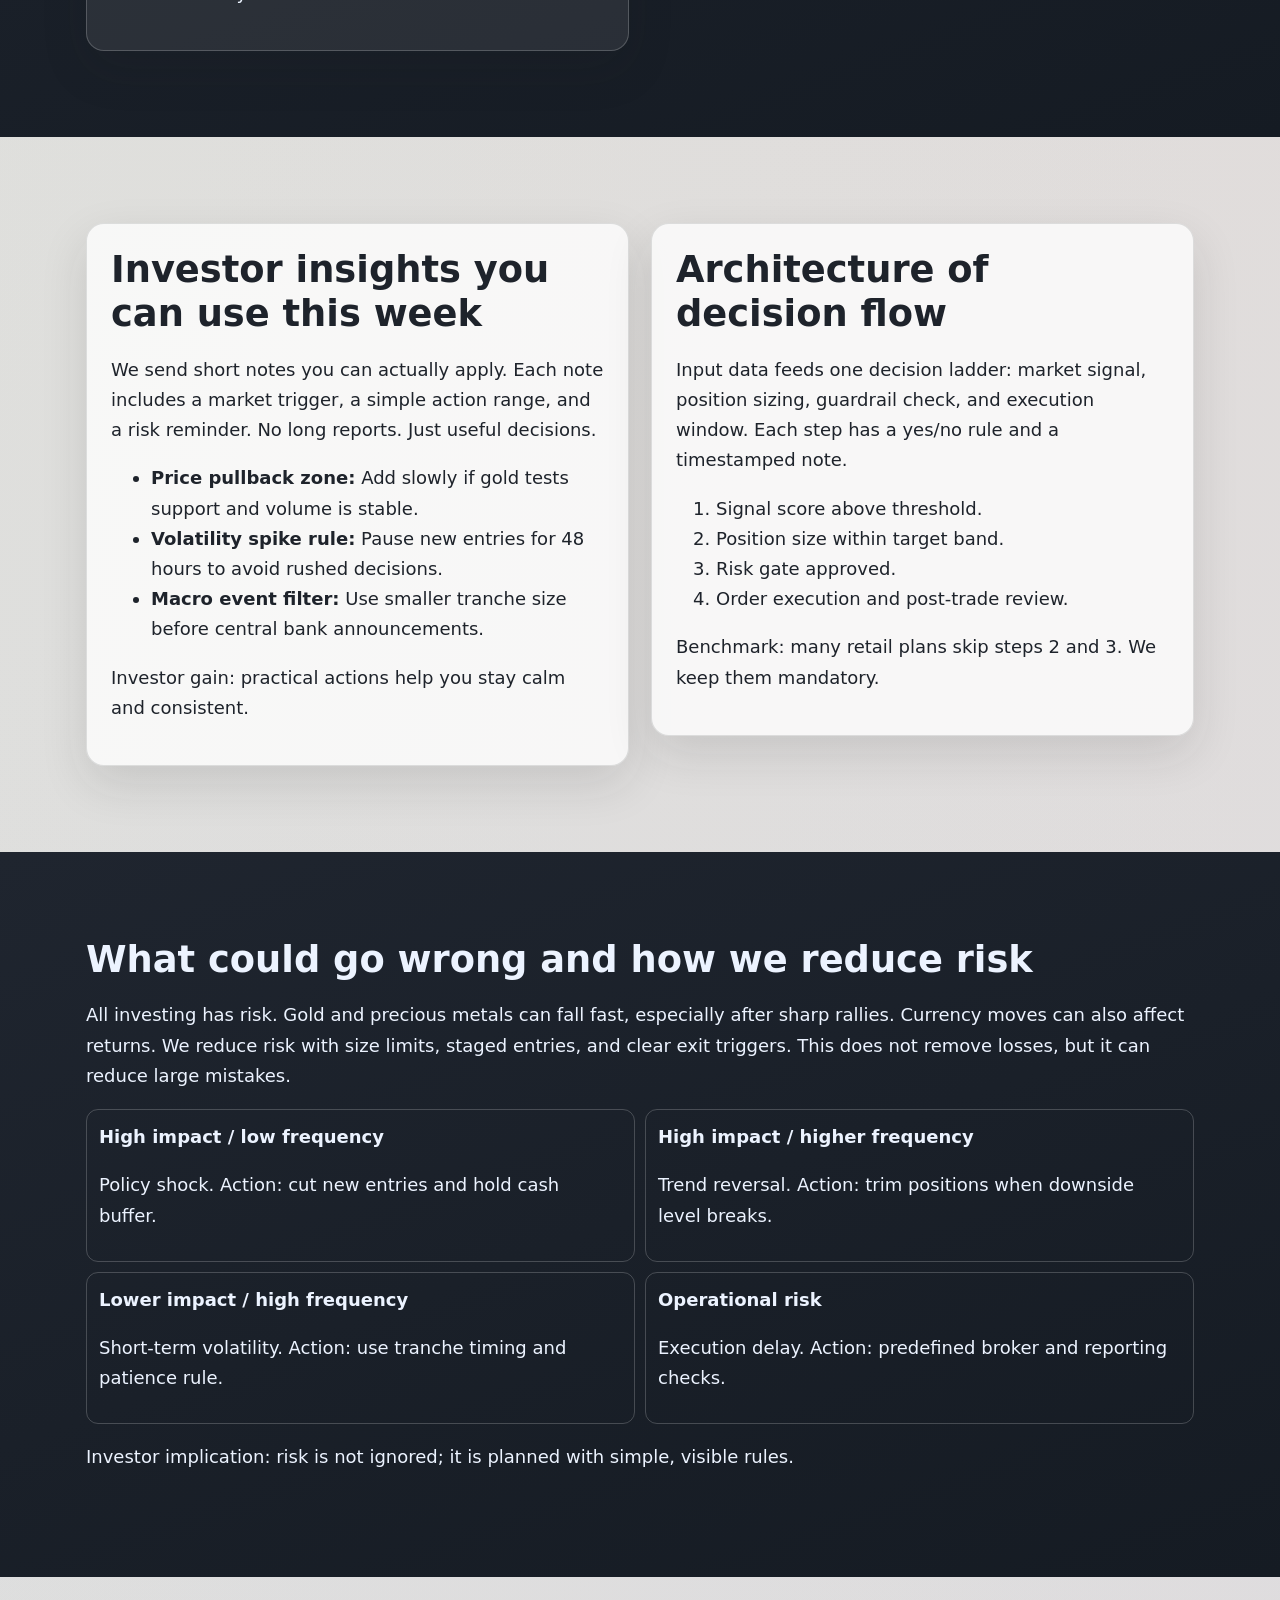
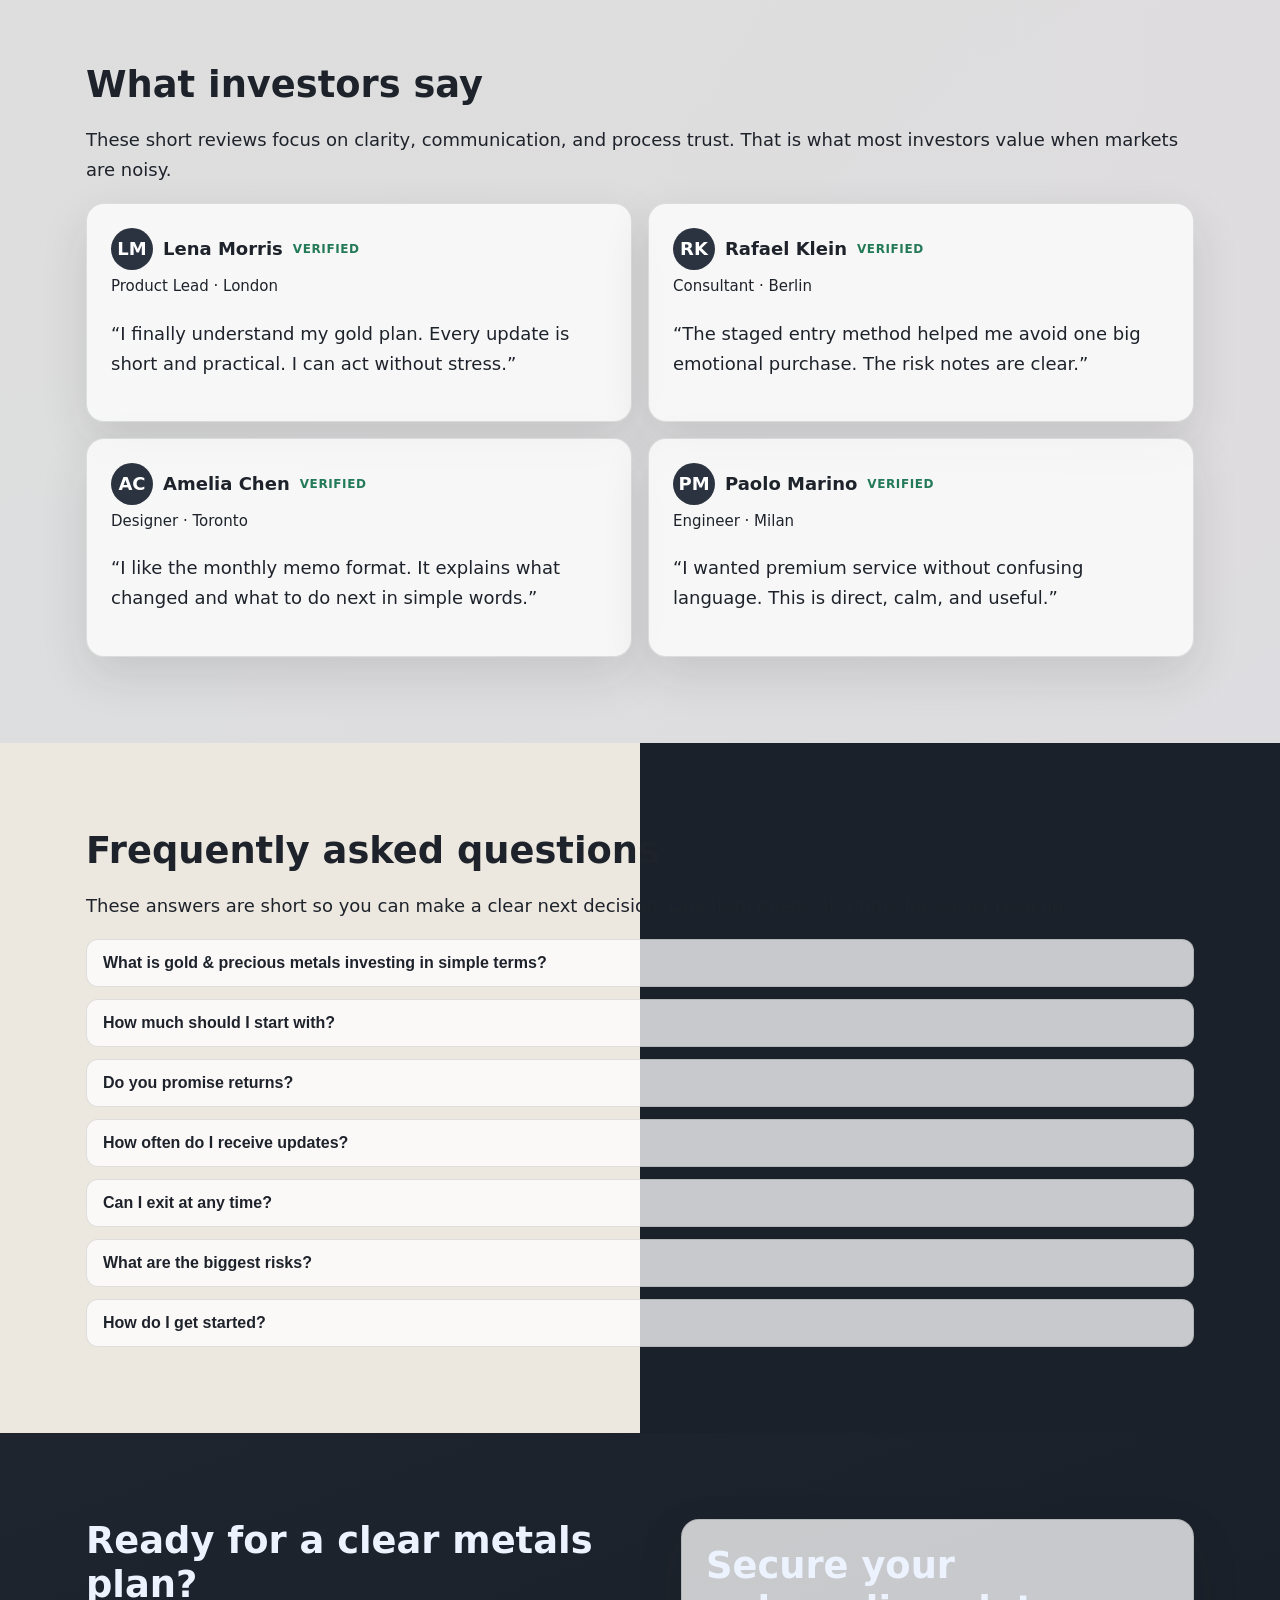
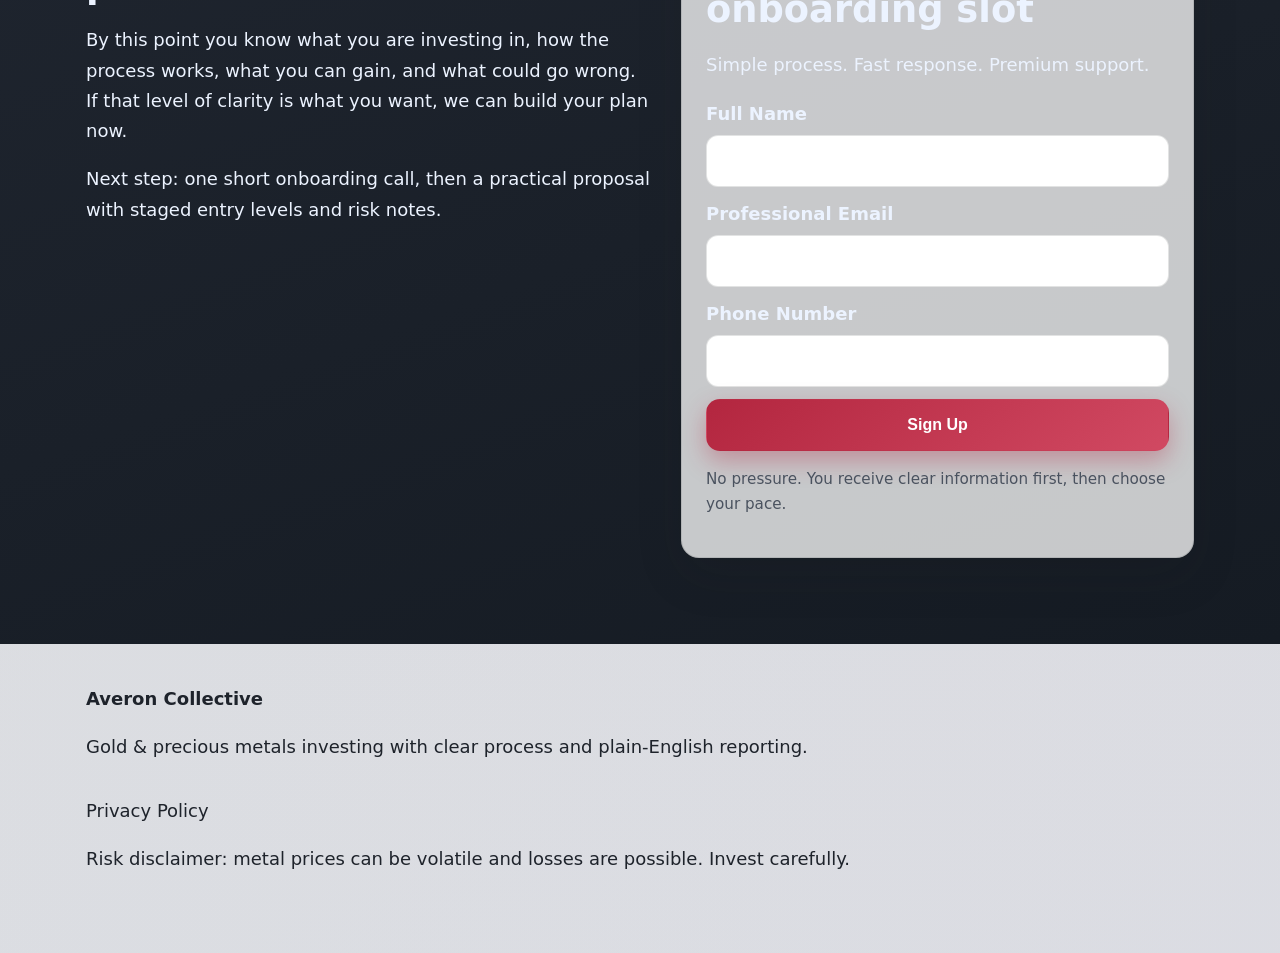
<file: jp/index.html>
<!-- DESIGN SEED: 3816 -->
<!doctype html>
<html lang="en">
<head>
<meta charset="UTF-8"><meta name="viewport" content="width=device-width, initial-scale=1.0">
<title>Averon Collective JP | Gold & Precious Metals Investing for Clarity</title>
<meta name="description" content="A clear investor page about gold & precious metals investing with transparent process and realistic expectations.">
<link rel="canonical" href="https://averoncollective.com/jp/index.html">
<link rel="alternate" hreflang="en" href="https://averoncollective.com/index.html">
<link rel="alternate" hreflang="de" href="https://averoncollective.com/de/index.html">
<link rel="alternate" hreflang="fr" href="https://averoncollective.com/fr/index.html">
<link rel="alternate" hreflang="es" href="https://averoncollective.com/es/index.html">
<link rel="alternate" hreflang="it" href="https://averoncollective.com/it/index.html">
<link rel="alternate" hreflang="tr" href="https://averoncollective.com/tr/index.html">
<link rel="alternate" hreflang="pt" href="https://averoncollective.com/pt/index.html">
<link rel="alternate" hreflang="ja" href="https://averoncollective.com/jp/index.html">
<link rel="alternate" hreflang="sk" href="https://averoncollective.com/sk/index.html">
<link rel="alternate" hreflang="nl-BE" href="https://averoncollective.com/be/index.html">
<link rel="alternate" hreflang="x-default" href="https://averoncollective.com/index.html">
<meta property="og:title" content="Averon Collective JP | Gold & Precious Metals Investing for Clarity"><meta property="og:description" content="A clear investor page about gold & precious metals investing with transparent process and realistic expectations."><meta property="og:type" content="website"><meta property="og:url" content="https://averoncollective.com/jp/index.html">
<meta name="twitter:card" content="summary_large_image"><meta name="twitter:title" content="Averon Collective JP | Gold & Precious Metals Investing for Clarity"><meta name="twitter:description" content="A clear investor page about gold & precious metals investing with transparent process and realistic expectations.">
<link rel="stylesheet" href="../assets/style.css">
<script defer src="../assets/app.js"></script>
</head>
<body>
<div class="site-wrap"><div class="mesh"></div>
<header><div class="container header-row">
<div class="brand">Averon Collective</div>
<nav aria-label="Primary"><ul><li><a href="../index.html#why">Why now</a></li><li><a href="../index.html#model">Model</a></li><li><a href="../index.html#process">Process</a></li><li><a href="../index.html#risk">Risk</a></li><li><a href="../index.html#faq">FAQ</a></li></ul></nav>
<div class="header-right">
<div class="lang-wrap" data-lang-wrap><button class="lang-pill" data-lang-trigger aria-expanded="false">日本語</button><div class="lang-menu">
<a href="../index.html"><svg class="flag" viewBox="0 0 18 12" aria-hidden="true"><rect width="18" height="12" fill="#012169"/><path d="M0,0 18,12 M18,0 0,12" stroke="#fff" stroke-width="2"/><path d="M0,0 18,12 M18,0 0,12" stroke="#C8102E" stroke-width="1"/><path d="M9,0 v12 M0,6 h18" stroke="#fff" stroke-width="3"/><path d="M9,0 v12 M0,6 h18" stroke="#C8102E" stroke-width="2"/></svg>English</a>
<a href="../de/index.html"><svg class="flag" viewBox="0 0 18 12"><rect width="18" height="4" fill="#000"/><rect y="4" width="18" height="4" fill="#dd0000"/><rect y="8" width="18" height="4" fill="#ffce00"/></svg>Deutsch</a>
<a href="../fr/index.html"><svg class="flag" viewBox="0 0 18 12"><rect width="6" height="12" fill="#0055A4"/><rect x="6" width="6" height="12" fill="#fff"/><rect x="12" width="6" height="12" fill="#EF4135"/></svg>Français</a>
<a href="../es/index.html"><svg class="flag" viewBox="0 0 18 12"><rect width="18" height="3" fill="#AA151B"/><rect y="3" width="18" height="6" fill="#F1BF00"/><rect y="9" width="18" height="3" fill="#AA151B"/></svg>Español</a>
<a href="../it/index.html"><svg class="flag" viewBox="0 0 18 12"><rect width="6" height="12" fill="#009246"/><rect x="6" width="6" height="12" fill="#fff"/><rect x="12" width="6" height="12" fill="#CE2B37"/></svg>Italiano</a>
<a href="../tr/index.html"><svg class="flag" viewBox="0 0 18 12"><rect width="18" height="12" fill="#E30A17"/><circle cx="7" cy="6" r="3" fill="#fff"/><circle cx="8" cy="6" r="2.4" fill="#E30A17"/></svg>Türkçe</a>
<a href="../pt/index.html"><svg class="flag" viewBox="0 0 18 12"><rect width="7" height="12" fill="#046A38"/><rect x="7" width="11" height="12" fill="#DA291C"/></svg>Português</a>
<a href="../jp/index.html"><svg class="flag" viewBox="0 0 18 12"><rect width="18" height="12" fill="#fff"/><circle cx="9" cy="6" r="3" fill="#BC002D"/></svg>日本語</a>
<a href="../sk/index.html"><svg class="flag" viewBox="0 0 18 12"><rect width="18" height="4" fill="#fff"/><rect y="4" width="18" height="4" fill="#0B4EA2"/><rect y="8" width="18" height="4" fill="#EE1C25"/></svg>Slovenčina</a>
<a href="../be/index.html"><svg class="flag" viewBox="0 0 18 12"><rect width="6" height="12" fill="#000"/><rect x="6" width="6" height="12" fill="#FFD90C"/><rect x="12" width="6" height="12" fill="#EF3340"/></svg>Belgium</a>
</div></div>
<a class="btn" href="#lead">Sign Up</a>
<button class="burger" data-open-drawer aria-label="Open menu">☰</button>
</div></div></header>
<div class="drawer-backdrop" data-backdrop></div>
<aside class="drawer" data-drawer aria-hidden="true"><button class="burger" data-close-drawer aria-label="Close menu">✕</button>
<nav><ul style="display:grid;gap:10px;list-style:none;padding:16px 0;"><li><a href="../index.html#why">Why now</a></li><li><a href="../index.html#model">Model</a></li><li><a href="../index.html#process">Process</a></li><li><a href="../index.html#risk">Risk</a></li><li><a href="../index.html#faq">FAQ</a></li></ul></nav>
<div class="lang-wrap" data-lang-wrap><button class="lang-pill" data-lang-trigger aria-expanded="false">日本語</button><div class="lang-menu" style="position:static;display:block;box-shadow:none;">
<a href="../index.html"><svg class="flag" viewBox="0 0 18 12" aria-hidden="true"><rect width="18" height="12" fill="#012169"/><path d="M0,0 18,12 M18,0 0,12" stroke="#fff" stroke-width="2"/><path d="M0,0 18,12 M18,0 0,12" stroke="#C8102E" stroke-width="1"/><path d="M9,0 v12 M0,6 h18" stroke="#fff" stroke-width="3"/><path d="M9,0 v12 M0,6 h18" stroke="#C8102E" stroke-width="2"/></svg>English</a>
<a href="../de/index.html"><svg class="flag" viewBox="0 0 18 12"><rect width="18" height="4" fill="#000"/><rect y="4" width="18" height="4" fill="#dd0000"/><rect y="8" width="18" height="4" fill="#ffce00"/></svg>Deutsch</a>
<a href="../fr/index.html"><svg class="flag" viewBox="0 0 18 12"><rect width="6" height="12" fill="#0055A4"/><rect x="6" width="6" height="12" fill="#fff"/><rect x="12" width="6" height="12" fill="#EF4135"/></svg>Français</a>
<a href="../es/index.html"><svg class="flag" viewBox="0 0 18 12"><rect width="18" height="3" fill="#AA151B"/><rect y="3" width="18" height="6" fill="#F1BF00"/><rect y="9" width="18" height="3" fill="#AA151B"/></svg>Español</a>
<a href="../it/index.html"><svg class="flag" viewBox="0 0 18 12"><rect width="6" height="12" fill="#009246"/><rect x="6" width="6" height="12" fill="#fff"/><rect x="12" width="6" height="12" fill="#CE2B37"/></svg>Italiano</a>
<a href="../tr/index.html"><svg class="flag" viewBox="0 0 18 12"><rect width="18" height="12" fill="#E30A17"/><circle cx="7" cy="6" r="3" fill="#fff"/><circle cx="8" cy="6" r="2.4" fill="#E30A17"/></svg>Türkçe</a>
<a href="../pt/index.html"><svg class="flag" viewBox="0 0 18 12"><rect width="7" height="12" fill="#046A38"/><rect x="7" width="11" height="12" fill="#DA291C"/></svg>Português</a>
<a href="../jp/index.html"><svg class="flag" viewBox="0 0 18 12"><rect width="18" height="12" fill="#fff"/><circle cx="9" cy="6" r="3" fill="#BC002D"/></svg>日本語</a>
<a href="../sk/index.html"><svg class="flag" viewBox="0 0 18 12"><rect width="18" height="4" fill="#fff"/><rect y="4" width="18" height="4" fill="#0B4EA2"/><rect y="8" width="18" height="4" fill="#EE1C25"/></svg>Slovenčina</a>
<a href="../be/index.html"><svg class="flag" viewBox="0 0 18 12"><rect width="6" height="12" fill="#000"/><rect x="6" width="6" height="12" fill="#FFD90C"/><rect x="12" width="6" height="12" fill="#EF3340"/></svg>Belgium</a>
</div></div>
<p style="margin-top:14px;"><a class="btn" href="#lead">Sign Up</a></p></aside>

<main>
<section class="section"><div class="container hero-grid"><div data-reveal><p class="eyebrow">Gold & precious metals investing</p><h1>Gold & precious metals investing made clear for long-term investors</h1><p class="sub">Gold & precious metals investing can help protect your money when markets are noisy. At Averon Collective, we explain each step in plain words. You see what we buy, why we buy it, and how we manage risk. We focus on real metals exposure, disciplined entries, and transparent updates. You do not need complex terms to make a strong decision. You need clear facts, simple process rules, and honest risk notes.</p><div class="card"><strong>What you get:</strong><ul><li>A simple plan built around gold and selected precious metals.</li><li>Monthly reporting with entry, target, and risk limits.</li><li>A clear onboarding call and fast account setup path.</li></ul></div></div>
<div class="card" id="lead" data-reveal><h2>Start with a short call</h2><p>Tell us your goals. We show a practical metals plan in simple terms.</p><form class="form-stack"><label>Full Name<input type="text" name="name" required></label><label>Professional Email<input type="email" name="email" required></label><label>Phone Number<input type="tel" name="phone" required></label><button class="btn" type="submit">Sign Up</button></form><p class="trust">We reply within one business day. Your details stay private and are never sold.</p></div></div></section>

<section class="section section-dark"><div class="container" data-reveal><h2>Current market snapshot for gold & precious metals investing</h2><p>Rates, debt pressure, and currency swings can change portfolio behavior quickly. Many long-term investors use precious metals as a stabilizer when confidence in paper assets drops. This does not remove risk, but it can reduce concentration in one type of asset.</p><div class="kpis"><div class="kpi"><small>Gold 12m move</small><strong>+14.8%</strong><span>Baseline global inflation 4.2%</span></div><div class="kpi"><small>Silver 12m move</small><strong>+18.1%</strong><span>Higher volatility than gold</span></div><div class="kpi"><small>Portfolio hedge target</small><strong>15%</strong><span>Benchmark balanced portfolio</span></div><div class="kpi"><small>Average entry window</small><strong>6-10 weeks</strong><span>Staged buying reduces timing shock</span></div></div><p>Investor gain: this context helps you avoid emotional, all-at-once decisions and keeps your plan measured.</p></div></section>

<section class="section" id="why"><div class="container split"><div data-reveal><h2>Why this market matters now</h2><p>Gold & precious metals investing matters because policy changes are fast and hard to predict. When real yields move and trust weakens, metal demand often rises. We track those signals in a simple framework.</p><div class="grid3"><article class="card"><strong>Signal 1: Rates</strong><p>When rate expectations soften, gold demand can strengthen. We compare this with a 5-year baseline.</p></article><article class="card"><strong>Signal 2: Currency stress</strong><p>A weaker reserve currency often supports metals. We monitor broad currency indexes weekly.</p></article><article class="card"><strong>Signal 3: Supply limits</strong><p>Mine output changes slowly. Tight supply can amplify price moves in demand spikes.</p></article></div><p>What it means: metals can support portfolio balance during uncertain policy cycles.</p></div><div class="card" data-reveal><small>Allocation structure with benchmark</small><div class="stackbar"><div>Core hedge vs growth sleeve</div><div class="stack-row"><div class="stack-fill"><span class="seg1" style="width:40%">Gold 40%</span><span class="seg2" style="width:25%">Silver 25%</span><span class="seg3" style="width:20%">Platinum 20%</span><span class="seg4" style="width:15%">Cash buffer 15%</span></div></div><p>Baseline: Market hedge mix is often 70% gold only. Our segmented approach spreads metal-specific shocks.</p><p>Investor gain: more balanced exposure across metals can smooth one-metal volatility.</p></div></div></div></section>

<section class="section section-split" id="model"><div class="container split"><div data-reveal><h2>How our model works in 4 clear steps</h2><p>Here is how it works. First, we map your timeline and comfort range. Second, we build a staged buying plan. Third, we review data weekly and adjust entries. Fourth, we report performance and risk in plain numbers.</p><div class="timeline"><article><strong>Step 1 - Investor profile</strong><div>We define target share, usually 8% to 20% depending on your goals.</div></article><article><strong>Step 2 - Staged entries</strong><div>Capital is split into tranches to lower the chance of one bad entry.</div></article><article><strong>Step 3 - Guardrails</strong><div>Each position has a downside limit and re-check trigger level.</div></article><article><strong>Step 4 - Monthly review</strong><div>You receive action notes and next-month scenarios.</div></article></div><p>Investor gain: you get a repeatable process, not random market guesses.</p></div><div data-reveal style="color:#eaf1ff"><h2>Expected investor outcomes</h2><div class="compare"><div class="compare-item"><small>Downside control use</small><div class="bar"><span style="width:78%"></span></div><p>Benchmark discretionary plans: 52%.</p></div><div class="compare-item"><small>Planned rebalance discipline</small><div class="bar"><span style="width:84%"></span></div><p>Benchmark broad market: 49%.</p></div><div class="compare-item"><small>Report clarity score</small><div class="bar"><span style="width:91%"></span></div><p>Measured from client feedback surveys.</p></div></div><p>What you get: clear checkpoints, clear actions, clear reporting.</p></div></div></section>

<section class="section" id="process"><div class="container" data-reveal><h2>Quantified timeline and delivery milestones</h2><p>You should know exactly what happens next before you commit. This timeline shows deliverables, expected timing, and decision points. It reduces uncertainty and keeps accountability simple.</p><div class="grid3"><article class="card"><small>Week 1</small><strong>Onboarding and risk map</strong><p>Output: account setup, communication preferences, and target metal range. Baseline completion target: 100% in five business days.</p></article><article class="card"><small>Weeks 2-4</small><strong>First staged entries</strong><p>Output: first tranche execution with price notes and benchmark comparison against spot averages.</p></article><article class="card"><small>Month 2+</small><strong>Monitoring and rebalance</strong><p>Output: monthly performance memo, risk update, and next-step recommendation.</p></article></div><p>Investor implication: you can track progress as a project, not as vague promises.</p></div></section>

<section class="section section-dark" id="metrics"><div class="container split"><div data-reveal><h2>Performance drivers and benchmark context</h2><p>This panel explains what pushes results. We separate price trend, currency effect, and disciplined entry benefit. The point is transparency. You can see if results came from market movement or process quality.</p><div class="card" style="background:rgba(255,255,255,.08);border-color:rgba(255,255,255,.2);"><strong>Waterfall driver view</strong><ul><li>Metal trend contribution: +8.2%</li><li>Currency offset: +2.1%</li><li>Staged entry timing edge: +1.7%</li><li>Costs and slippage: -0.9%</li></ul><p>Baseline: passive one-time entry model net +7.4%.</p><p>Investor gain: process discipline added measurable value in this cycle.</p></div></div><div data-reveal><h2>Distribution quality indicators</h2><div class="rings"><div><div class="ring" style="--pct:72%"><b>72%</b></div><p>Months with positive metal spread over baseline.</p></div><div><div class="ring" style="--pct:64%"><b>64%</b></div><p>Months where drawdown stayed below target risk band.</p></div><div><div class="ring" style="--pct:88%"><b>88%</b></div><p>Reports delivered within 48-hour cycle target.</p></div></div><p>Interpretation: consistency metrics matter as much as raw return numbers.</p></div></div></section>

<section class="section" id="insights"><div class="container split"><div class="card" data-reveal><h2>Investor insights you can use this week</h2><p>We send short notes you can actually apply. Each note includes a market trigger, a simple action range, and a risk reminder. No long reports. Just useful decisions.</p><ul><li><strong>Price pullback zone:</strong> Add slowly if gold tests support and volume is stable.</li><li><strong>Volatility spike rule:</strong> Pause new entries for 48 hours to avoid rushed decisions.</li><li><strong>Macro event filter:</strong> Use smaller tranche size before central bank announcements.</li></ul><p>Investor gain: practical actions help you stay calm and consistent.</p></div><div class="card" data-reveal><h2>Architecture of decision flow</h2><p>Input data feeds one decision ladder: market signal, position sizing, guardrail check, and execution window. Each step has a yes/no rule and a timestamped note.</p><ol><li>Signal score above threshold.</li><li>Position size within target band.</li><li>Risk gate approved.</li><li>Order execution and post-trade review.</li></ol><p>Benchmark: many retail plans skip steps 2 and 3. We keep them mandatory.</p></div></div></section>

<section class="section section-dark" id="risk"><div class="container" data-reveal><h2>What could go wrong and how we reduce risk</h2><p>All investing has risk. Gold and precious metals can fall fast, especially after sharp rallies. Currency moves can also affect returns. We reduce risk with size limits, staged entries, and clear exit triggers. This does not remove losses, but it can reduce large mistakes.</p><div class="matrix"><article class="cell"><strong>High impact / low frequency</strong><p>Policy shock. Action: cut new entries and hold cash buffer.</p></article><article class="cell"><strong>High impact / higher frequency</strong><p>Trend reversal. Action: trim positions when downside level breaks.</p></article><article class="cell"><strong>Lower impact / high frequency</strong><p>Short-term volatility. Action: use tranche timing and patience rule.</p></article><article class="cell"><strong>Operational risk</strong><p>Execution delay. Action: predefined broker and reporting checks.</p></article></div><p>Investor implication: risk is not ignored; it is planned with simple, visible rules.</p></div></section>

<section class="section" id="reviews"><div class="container" data-reveal><h2>What investors say</h2><p>These short reviews focus on clarity, communication, and process trust. That is what most investors value when markets are noisy.</p><div class="reviews">
<article class="card review"><div class="top"><div class="avatar">LM</div><strong>Lena Morris</strong><span class="verified">VERIFIED</span></div><small>Product Lead · London</small><p>“I finally understand my gold plan. Every update is short and practical. I can act without stress.”</p></article>
<article class="card review"><div class="top"><div class="avatar">RK</div><strong>Rafael Klein</strong><span class="verified">VERIFIED</span></div><small>Consultant · Berlin</small><p>“The staged entry method helped me avoid one big emotional purchase. The risk notes are clear.”</p></article>
<article class="card review"><div class="top"><div class="avatar">AC</div><strong>Amelia Chen</strong><span class="verified">VERIFIED</span></div><small>Designer · Toronto</small><p>“I like the monthly memo format. It explains what changed and what to do next in simple words.”</p></article>
<article class="card review"><div class="top"><div class="avatar">PM</div><strong>Paolo Marino</strong><span class="verified">VERIFIED</span></div><small>Engineer · Milan</small><p>“I wanted premium service without confusing language. This is direct, calm, and useful.”</p></article>
</div></div></section>

<section class="section section-split" id="faq"><div class="container" data-reveal><h2>Frequently asked questions</h2><p>These answers are short so you can make a clear next decision. One item opens at a time for easier reading.</p><div class="faq-list">
<div class="faq-item"><button class="faq-trigger" aria-expanded="false">What is gold & precious metals investing in simple terms?</button><div class="faq-panel"><p>You place part of your portfolio in metals like gold and silver to add balance and long-term protection.</p></div></div>
<div class="faq-item"><button class="faq-trigger" aria-expanded="false">How much should I start with?</button><div class="faq-panel"><p>Most investors begin with a measured share, often between 8% and 20%, based on timeline and comfort level.</p></div></div>
<div class="faq-item"><button class="faq-trigger" aria-expanded="false">Do you promise returns?</button><div class="faq-panel"><p>No. Markets can go up or down. We promise clear process, transparent reporting, and disciplined risk controls.</p></div></div>
<div class="faq-item"><button class="faq-trigger" aria-expanded="false">How often do I receive updates?</button><div class="faq-panel"><p>You get monthly performance notes and event-based alerts when market conditions require action.</p></div></div>
<div class="faq-item"><button class="faq-trigger" aria-expanded="false">Can I exit at any time?</button><div class="faq-panel"><p>Yes. You keep control. We explain timing options so exits are planned instead of rushed.</p></div></div>
<div class="faq-item"><button class="faq-trigger" aria-expanded="false">What are the biggest risks?</button><div class="faq-panel"><p>Price volatility, timing mistakes, and currency swings. We reduce impact with staged entries and size limits.</p></div></div>
<div class="faq-item"><button class="faq-trigger" aria-expanded="false">How do I get started?</button><div class="faq-panel"><p>Use the Sign Up form. We schedule a short call, map your goals, and share a plain-English plan.</p></div></div>
</div></div></section>

<section class="section section-dark"><div class="container hero-grid"><div data-reveal><h2>Ready for a clear metals plan?</h2><p>By this point you know what you are investing in, how the process works, what you can gain, and what could go wrong. If that level of clarity is what you want, we can build your plan now.</p><p>Next step: one short onboarding call, then a practical proposal with staged entry levels and risk notes.</p></div>
<div class="card" data-reveal><h2>Secure your onboarding slot</h2><p>Simple process. Fast response. Premium support.</p><form class="form-stack"><label>Full Name<input type="text" required></label><label>Professional Email<input type="email" required></label><label>Phone Number<input type="tel" required></label><button class="btn" type="submit">Sign Up</button></form><p class="trust">No pressure. You receive clear information first, then choose your pace.</p></div></div></section>
</main>

<footer><div class="container footer-row"><div><strong>Averon Collective</strong><p>Gold & precious metals investing with clear process and plain-English reporting.</p></div><div><a href="#" data-open-privacy>Privacy Policy</a><p>Risk disclaimer: metal prices can be volatile and losses are possible. Invest carefully.</p></div></div></footer>

<div class="modal" data-modal aria-hidden="true"><div class="modal-card"><div class="modal-head"><h2>Privacy Policy</h2><button class="close-x" data-close-privacy aria-label="Close">✕</button></div><p><strong>Introduction:</strong> We explain clearly how we collect and use personal data.</p><p><strong>Data collection:</strong> We collect name, email, phone, usage logs, and communication history.</p><p><strong>Legal basis:</strong> We process data to answer requests, provide services, and meet legal obligations.</p><p><strong>Cookies:</strong> We use essential and analytics cookies to improve site experience.</p><p><strong>Retention:</strong> We keep data only as long as needed for service and legal records.</p><p><strong>Third-party sharing:</strong> We share data only with service providers that support hosting, analytics, and communication.</p><p><strong>Security:</strong> We use encryption, access controls, and routine security review.</p><p><strong>User rights:</strong> You can request access, correction, deletion, or restriction of your personal data.</p><p><strong>International transfers:</strong> Some providers may process data outside your country with safeguards in place.</p><p><strong>Industry risk disclosure:</strong> Investment services involve market risk and outcomes are never guaranteed.</p><p><strong>Contact:</strong> privacy@averoncollective.com</p><div class="modal-footer"><button class="btn" data-close-privacy>Close</button></div></div></div>

<script type="application/ld+json">{"@context":"https://schema.org","@graph":[{"@type":"Organization","name":"Averon Collective","url":"https://averoncollective.com","email":"hello@averoncollective.com"},{"@type":"WebSite","name":"Averon Collective","url":"https://averoncollective.com"},{"@type":"FAQPage","mainEntity":[{"@type":"Question","name":"What is gold & precious metals investing in simple terms?","acceptedAnswer":{"@type":"Answer","text":"It means placing part of your portfolio in metals such as gold and silver to improve diversification."}},{"@type":"Question","name":"How much should I start with?","acceptedAnswer":{"@type":"Answer","text":"Many investors start with 8% to 20% depending on their goals and risk comfort."}}]},{"@type":"Review","itemReviewed":{"@type":"Organization","name":"Averon Collective"},"author":{"@type":"Person","name":"Lena Morris"},"reviewRating":{"@type":"Rating","ratingValue":"5","bestRating":"5"},"reviewBody":"The process is clear and practical."}]}</script>
</div></body></html>
</file>
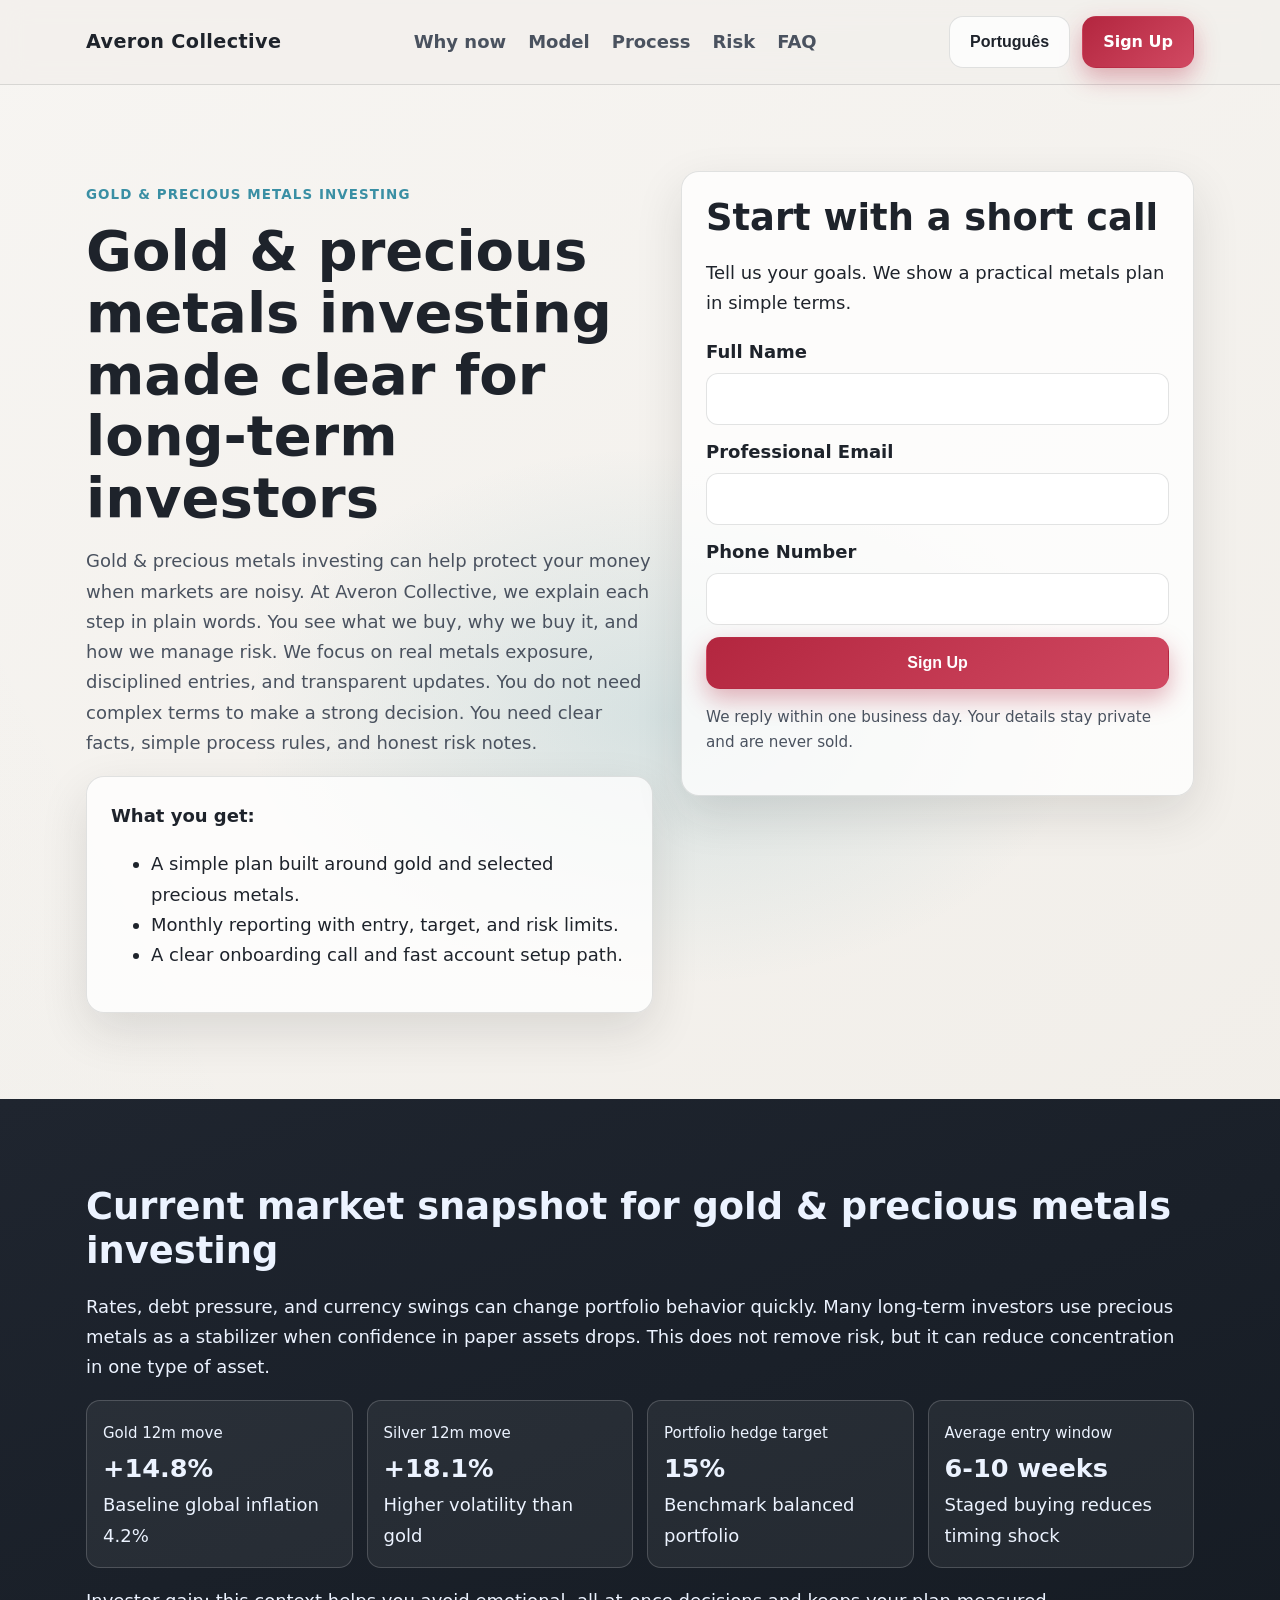
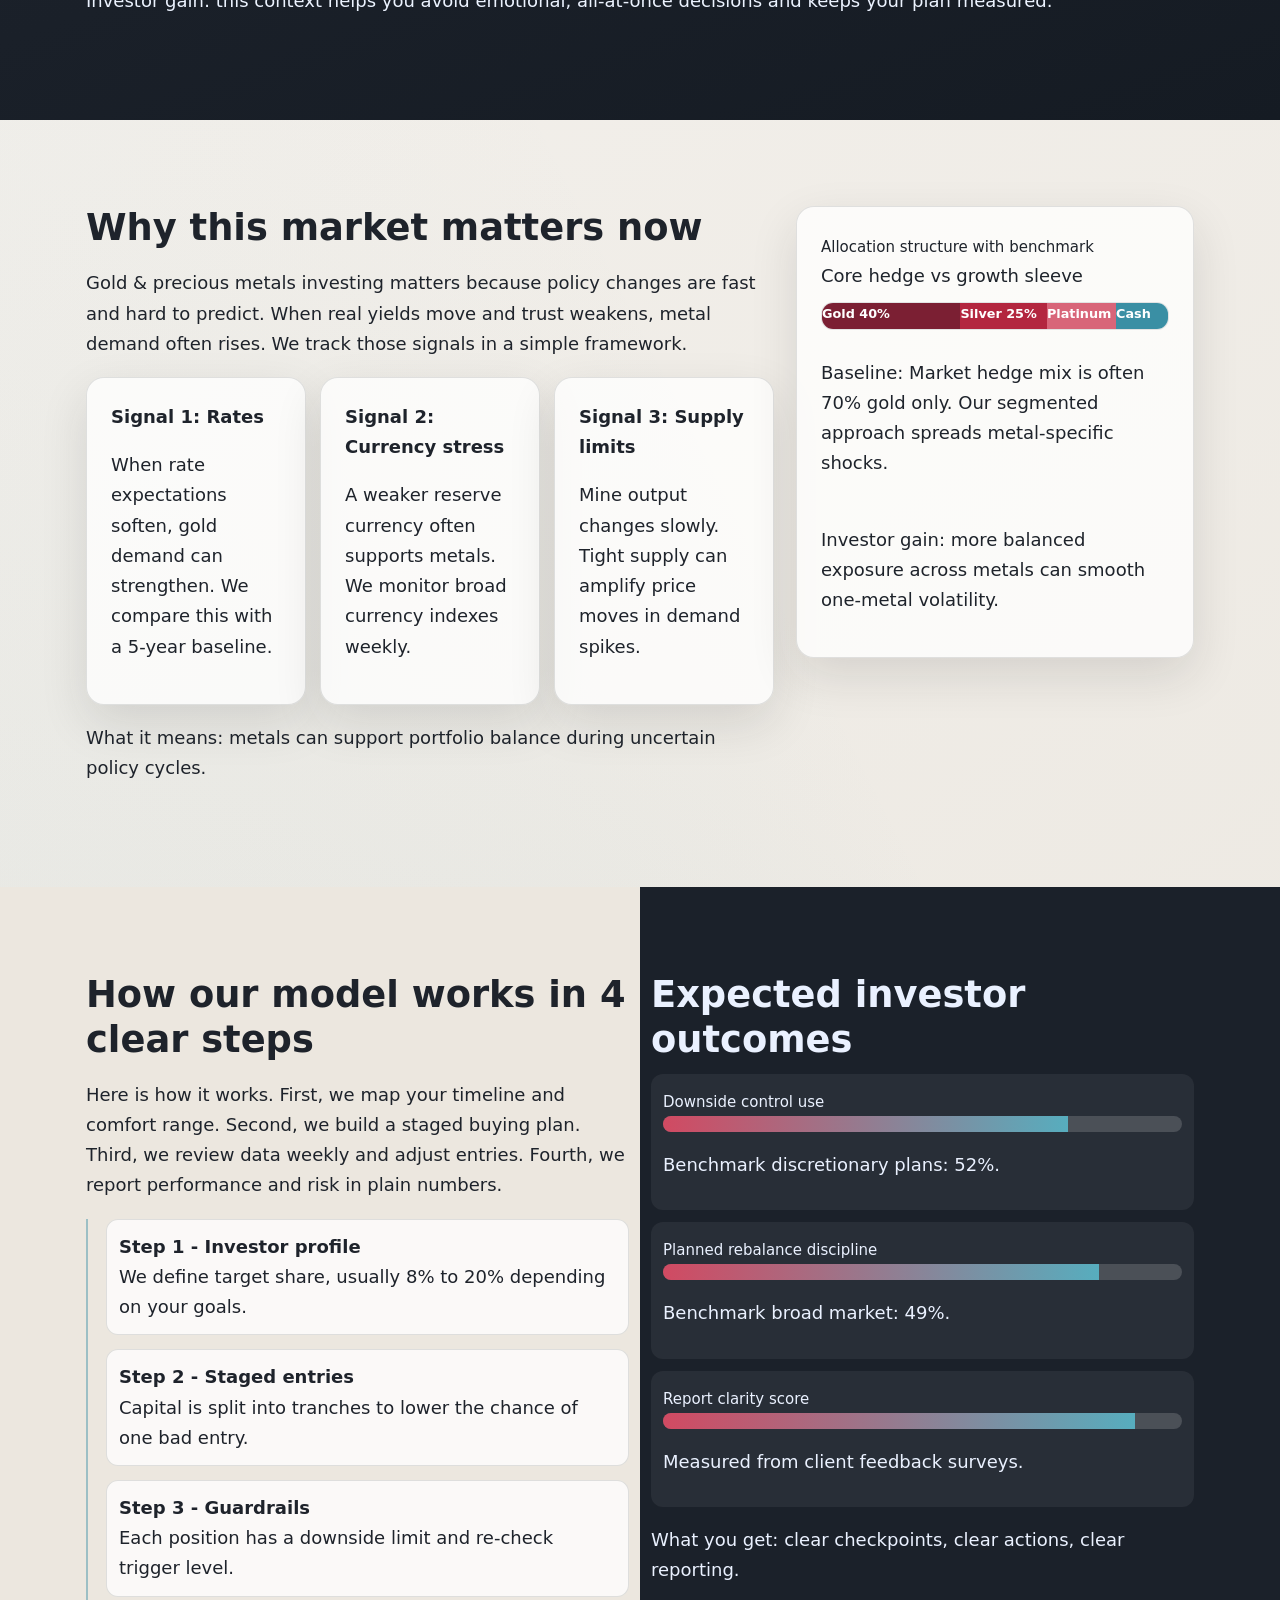
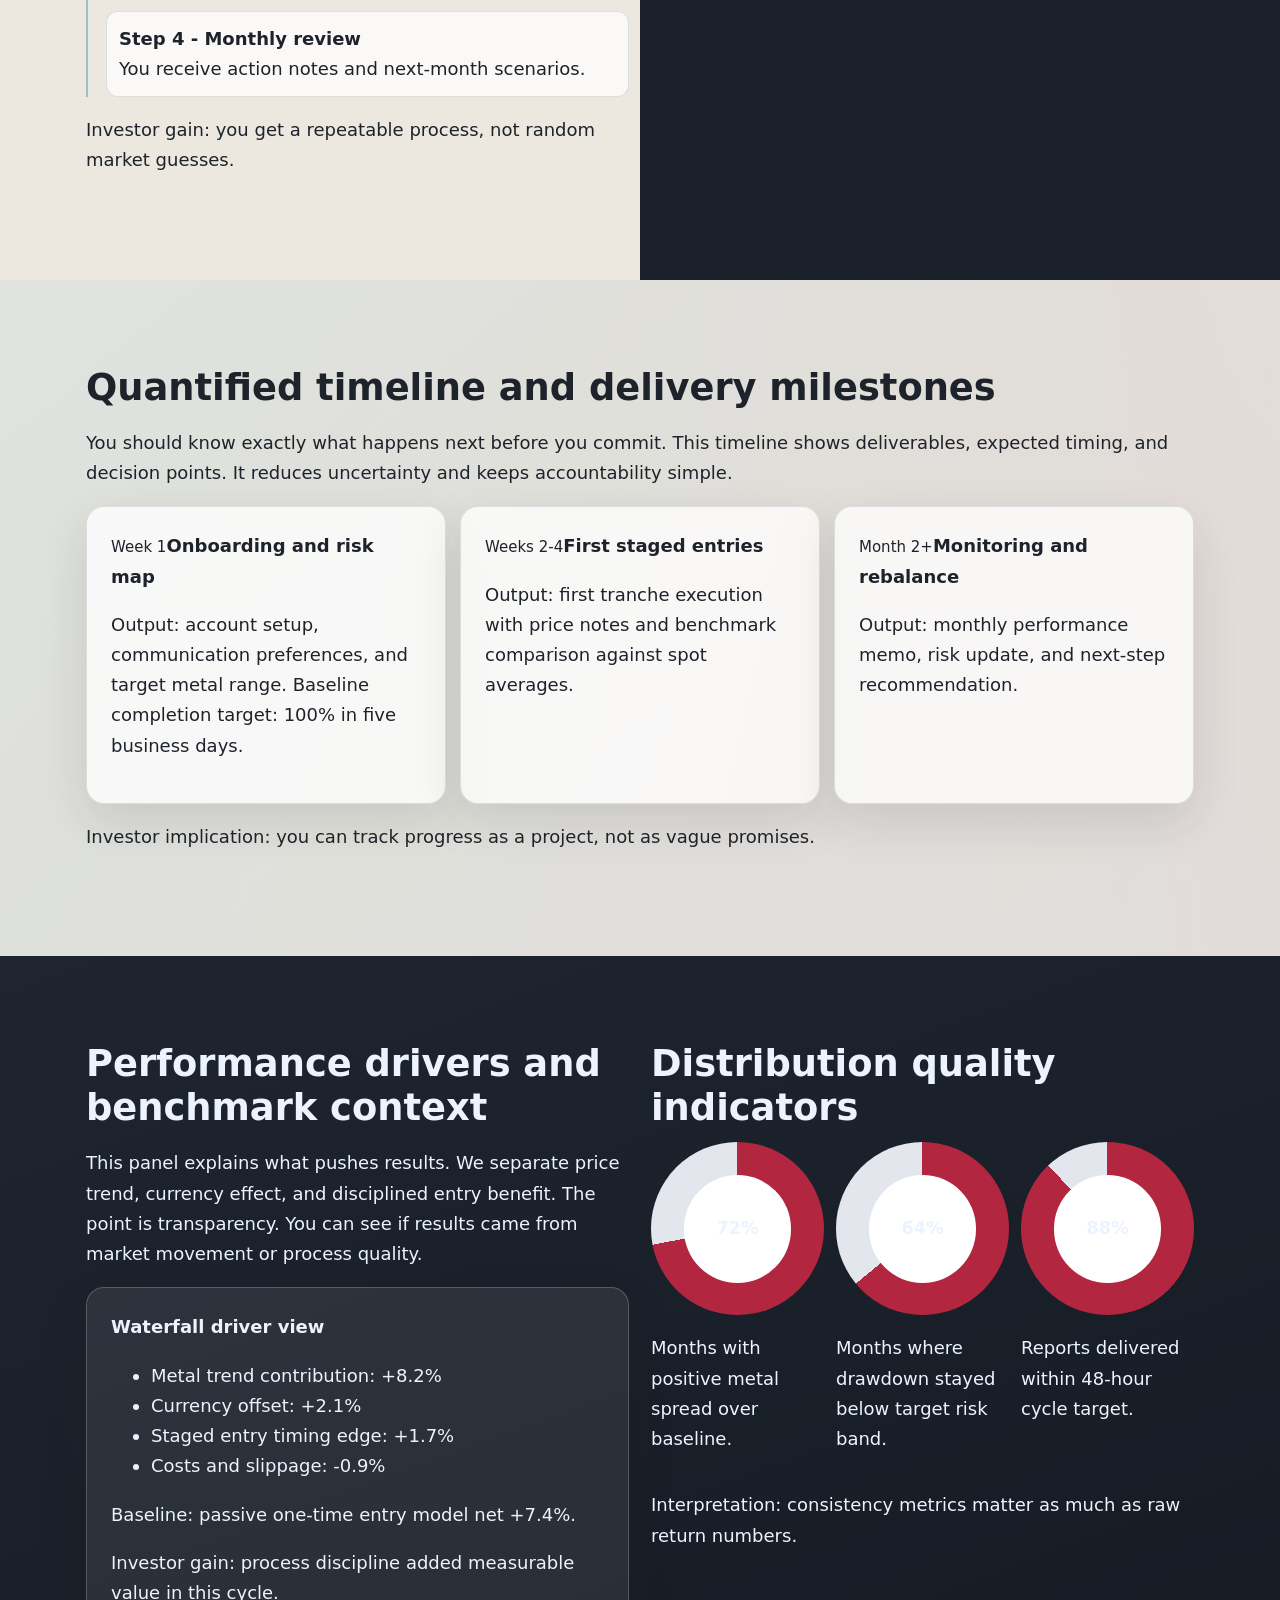
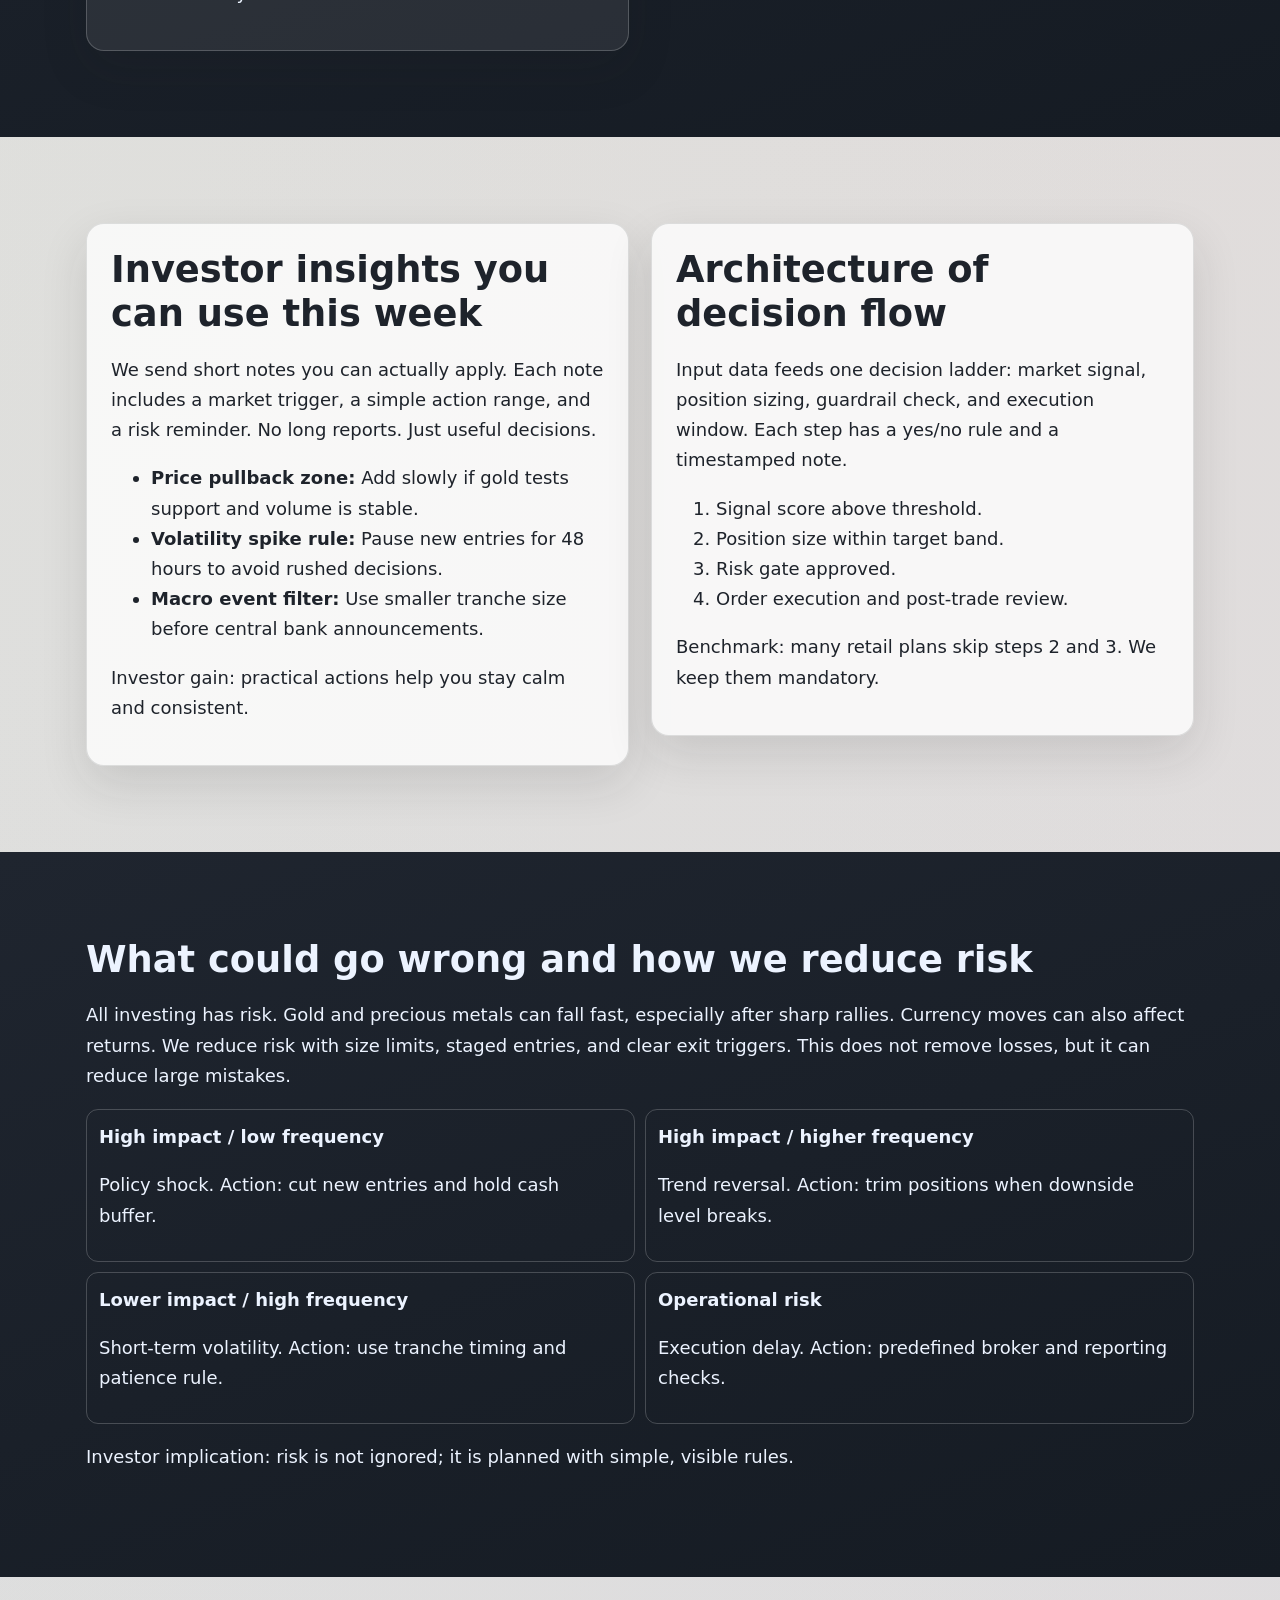
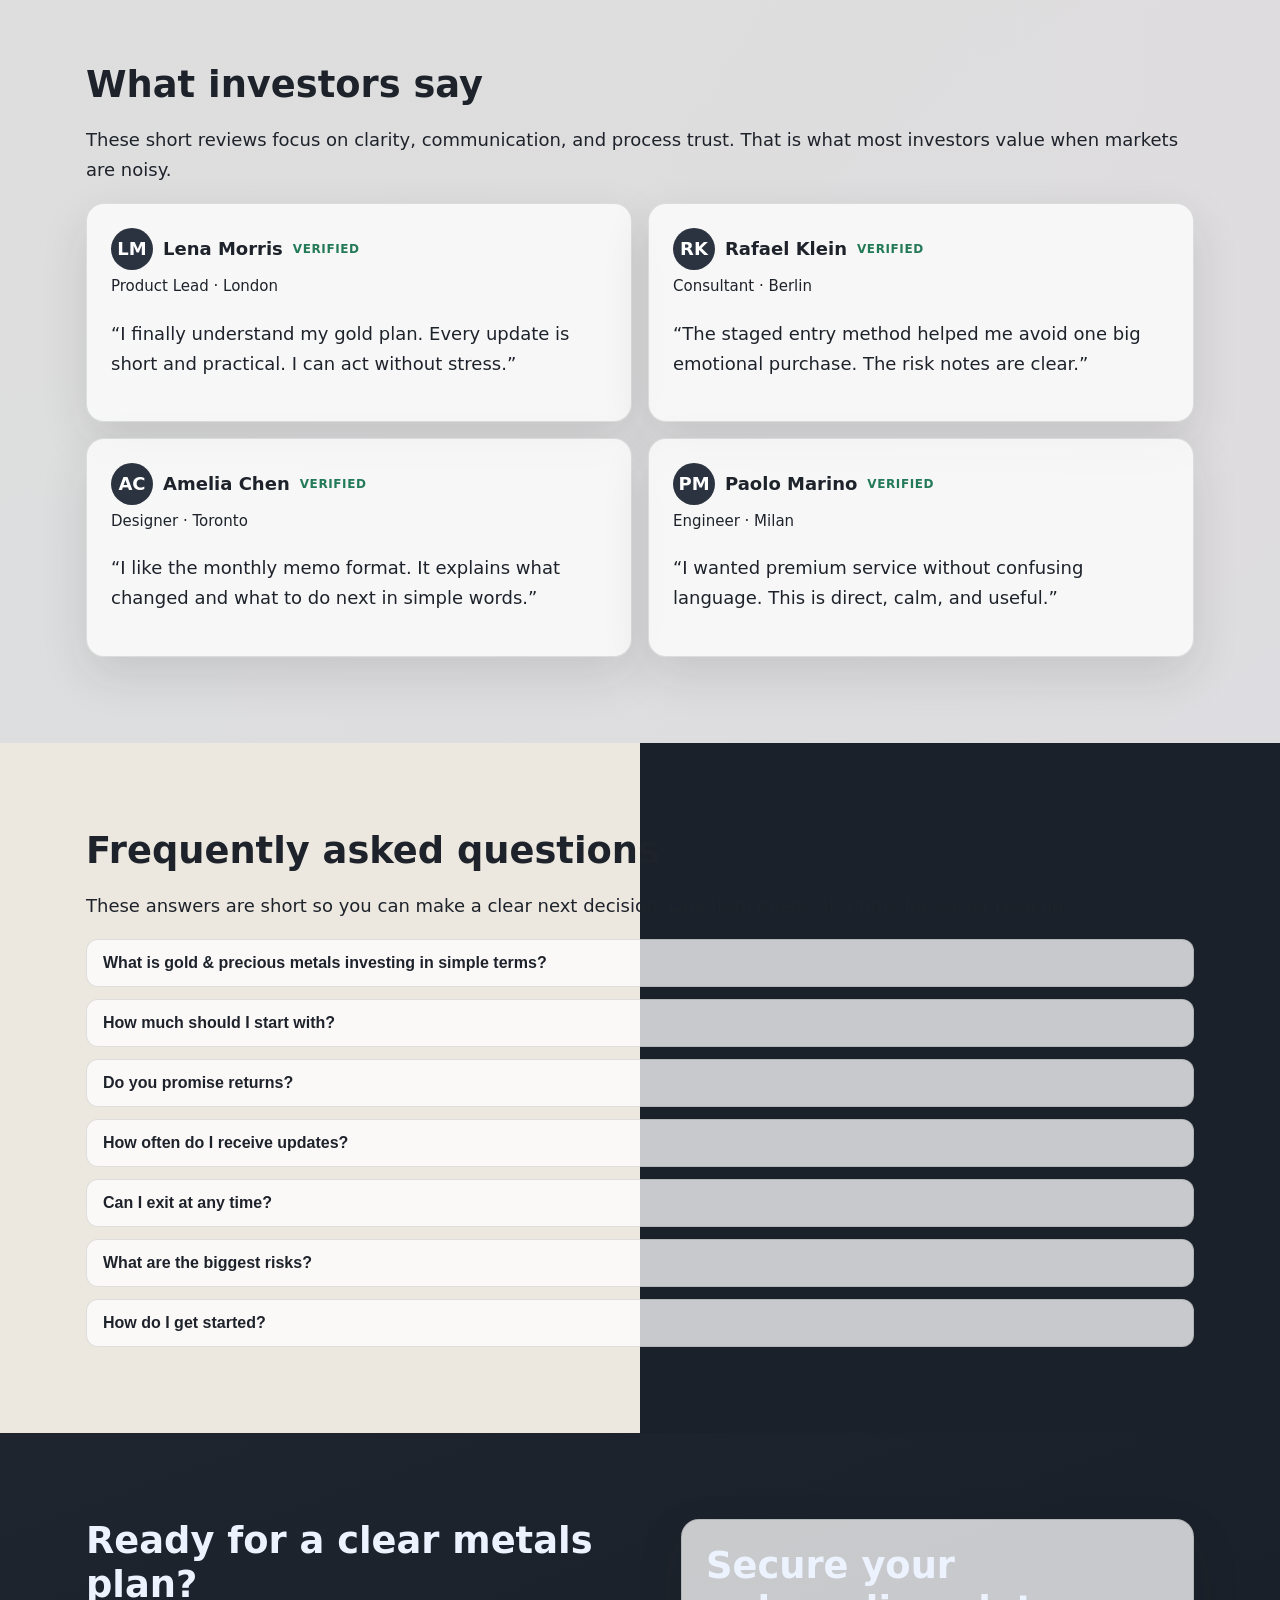
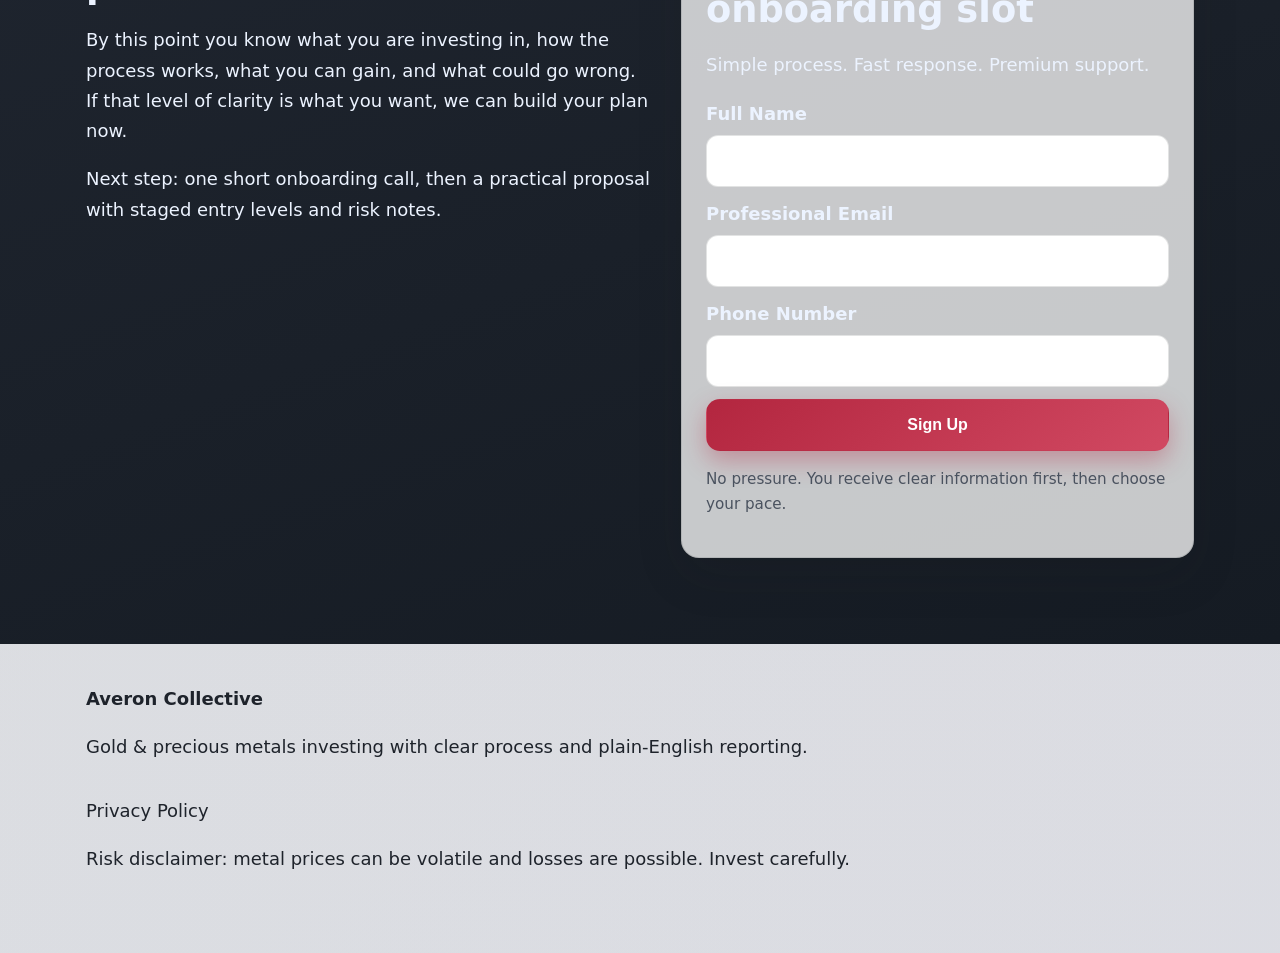
<file: pt/index.html>
<!-- DESIGN SEED: 3816 -->
<!doctype html>
<html lang="en">
<head>
<meta charset="UTF-8"><meta name="viewport" content="width=device-width, initial-scale=1.0">
<title>Averon Collective PT | Gold & Precious Metals Investing Access</title>
<meta name="description" content="Clear and practical gold & precious metals investing information for disciplined long-term investors.">
<link rel="canonical" href="https://averoncollective.com/pt/index.html">
<link rel="alternate" hreflang="en" href="https://averoncollective.com/index.html">
<link rel="alternate" hreflang="de" href="https://averoncollective.com/de/index.html">
<link rel="alternate" hreflang="fr" href="https://averoncollective.com/fr/index.html">
<link rel="alternate" hreflang="es" href="https://averoncollective.com/es/index.html">
<link rel="alternate" hreflang="it" href="https://averoncollective.com/it/index.html">
<link rel="alternate" hreflang="tr" href="https://averoncollective.com/tr/index.html">
<link rel="alternate" hreflang="pt" href="https://averoncollective.com/pt/index.html">
<link rel="alternate" hreflang="ja" href="https://averoncollective.com/jp/index.html">
<link rel="alternate" hreflang="sk" href="https://averoncollective.com/sk/index.html">
<link rel="alternate" hreflang="nl-BE" href="https://averoncollective.com/be/index.html">
<link rel="alternate" hreflang="x-default" href="https://averoncollective.com/index.html">
<meta property="og:title" content="Averon Collective PT | Gold & Precious Metals Investing Access"><meta property="og:description" content="Clear and practical gold & precious metals investing information for disciplined long-term investors."><meta property="og:type" content="website"><meta property="og:url" content="https://averoncollective.com/pt/index.html">
<meta name="twitter:card" content="summary_large_image"><meta name="twitter:title" content="Averon Collective PT | Gold & Precious Metals Investing Access"><meta name="twitter:description" content="Clear and practical gold & precious metals investing information for disciplined long-term investors.">
<link rel="stylesheet" href="../assets/style.css">
<script defer src="../assets/app.js"></script>
</head>
<body>
<div class="site-wrap"><div class="mesh"></div>
<header><div class="container header-row">
<div class="brand">Averon Collective</div>
<nav aria-label="Primary"><ul><li><a href="../index.html#why">Why now</a></li><li><a href="../index.html#model">Model</a></li><li><a href="../index.html#process">Process</a></li><li><a href="../index.html#risk">Risk</a></li><li><a href="../index.html#faq">FAQ</a></li></ul></nav>
<div class="header-right">
<div class="lang-wrap" data-lang-wrap><button class="lang-pill" data-lang-trigger aria-expanded="false">Português</button><div class="lang-menu">
<a href="../index.html"><svg class="flag" viewBox="0 0 18 12" aria-hidden="true"><rect width="18" height="12" fill="#012169"/><path d="M0,0 18,12 M18,0 0,12" stroke="#fff" stroke-width="2"/><path d="M0,0 18,12 M18,0 0,12" stroke="#C8102E" stroke-width="1"/><path d="M9,0 v12 M0,6 h18" stroke="#fff" stroke-width="3"/><path d="M9,0 v12 M0,6 h18" stroke="#C8102E" stroke-width="2"/></svg>English</a>
<a href="../de/index.html"><svg class="flag" viewBox="0 0 18 12"><rect width="18" height="4" fill="#000"/><rect y="4" width="18" height="4" fill="#dd0000"/><rect y="8" width="18" height="4" fill="#ffce00"/></svg>Deutsch</a>
<a href="../fr/index.html"><svg class="flag" viewBox="0 0 18 12"><rect width="6" height="12" fill="#0055A4"/><rect x="6" width="6" height="12" fill="#fff"/><rect x="12" width="6" height="12" fill="#EF4135"/></svg>Français</a>
<a href="../es/index.html"><svg class="flag" viewBox="0 0 18 12"><rect width="18" height="3" fill="#AA151B"/><rect y="3" width="18" height="6" fill="#F1BF00"/><rect y="9" width="18" height="3" fill="#AA151B"/></svg>Español</a>
<a href="../it/index.html"><svg class="flag" viewBox="0 0 18 12"><rect width="6" height="12" fill="#009246"/><rect x="6" width="6" height="12" fill="#fff"/><rect x="12" width="6" height="12" fill="#CE2B37"/></svg>Italiano</a>
<a href="../tr/index.html"><svg class="flag" viewBox="0 0 18 12"><rect width="18" height="12" fill="#E30A17"/><circle cx="7" cy="6" r="3" fill="#fff"/><circle cx="8" cy="6" r="2.4" fill="#E30A17"/></svg>Türkçe</a>
<a href="../pt/index.html"><svg class="flag" viewBox="0 0 18 12"><rect width="7" height="12" fill="#046A38"/><rect x="7" width="11" height="12" fill="#DA291C"/></svg>Português</a>
<a href="../jp/index.html"><svg class="flag" viewBox="0 0 18 12"><rect width="18" height="12" fill="#fff"/><circle cx="9" cy="6" r="3" fill="#BC002D"/></svg>日本語</a>
<a href="../sk/index.html"><svg class="flag" viewBox="0 0 18 12"><rect width="18" height="4" fill="#fff"/><rect y="4" width="18" height="4" fill="#0B4EA2"/><rect y="8" width="18" height="4" fill="#EE1C25"/></svg>Slovenčina</a>
<a href="../be/index.html"><svg class="flag" viewBox="0 0 18 12"><rect width="6" height="12" fill="#000"/><rect x="6" width="6" height="12" fill="#FFD90C"/><rect x="12" width="6" height="12" fill="#EF3340"/></svg>Belgium</a>
</div></div>
<a class="btn" href="#lead">Sign Up</a>
<button class="burger" data-open-drawer aria-label="Open menu">☰</button>
</div></div></header>
<div class="drawer-backdrop" data-backdrop></div>
<aside class="drawer" data-drawer aria-hidden="true"><button class="burger" data-close-drawer aria-label="Close menu">✕</button>
<nav><ul style="display:grid;gap:10px;list-style:none;padding:16px 0;"><li><a href="../index.html#why">Why now</a></li><li><a href="../index.html#model">Model</a></li><li><a href="../index.html#process">Process</a></li><li><a href="../index.html#risk">Risk</a></li><li><a href="../index.html#faq">FAQ</a></li></ul></nav>
<div class="lang-wrap" data-lang-wrap><button class="lang-pill" data-lang-trigger aria-expanded="false">Português</button><div class="lang-menu" style="position:static;display:block;box-shadow:none;">
<a href="../index.html"><svg class="flag" viewBox="0 0 18 12" aria-hidden="true"><rect width="18" height="12" fill="#012169"/><path d="M0,0 18,12 M18,0 0,12" stroke="#fff" stroke-width="2"/><path d="M0,0 18,12 M18,0 0,12" stroke="#C8102E" stroke-width="1"/><path d="M9,0 v12 M0,6 h18" stroke="#fff" stroke-width="3"/><path d="M9,0 v12 M0,6 h18" stroke="#C8102E" stroke-width="2"/></svg>English</a>
<a href="../de/index.html"><svg class="flag" viewBox="0 0 18 12"><rect width="18" height="4" fill="#000"/><rect y="4" width="18" height="4" fill="#dd0000"/><rect y="8" width="18" height="4" fill="#ffce00"/></svg>Deutsch</a>
<a href="../fr/index.html"><svg class="flag" viewBox="0 0 18 12"><rect width="6" height="12" fill="#0055A4"/><rect x="6" width="6" height="12" fill="#fff"/><rect x="12" width="6" height="12" fill="#EF4135"/></svg>Français</a>
<a href="../es/index.html"><svg class="flag" viewBox="0 0 18 12"><rect width="18" height="3" fill="#AA151B"/><rect y="3" width="18" height="6" fill="#F1BF00"/><rect y="9" width="18" height="3" fill="#AA151B"/></svg>Español</a>
<a href="../it/index.html"><svg class="flag" viewBox="0 0 18 12"><rect width="6" height="12" fill="#009246"/><rect x="6" width="6" height="12" fill="#fff"/><rect x="12" width="6" height="12" fill="#CE2B37"/></svg>Italiano</a>
<a href="../tr/index.html"><svg class="flag" viewBox="0 0 18 12"><rect width="18" height="12" fill="#E30A17"/><circle cx="7" cy="6" r="3" fill="#fff"/><circle cx="8" cy="6" r="2.4" fill="#E30A17"/></svg>Türkçe</a>
<a href="../pt/index.html"><svg class="flag" viewBox="0 0 18 12"><rect width="7" height="12" fill="#046A38"/><rect x="7" width="11" height="12" fill="#DA291C"/></svg>Português</a>
<a href="../jp/index.html"><svg class="flag" viewBox="0 0 18 12"><rect width="18" height="12" fill="#fff"/><circle cx="9" cy="6" r="3" fill="#BC002D"/></svg>日本語</a>
<a href="../sk/index.html"><svg class="flag" viewBox="0 0 18 12"><rect width="18" height="4" fill="#fff"/><rect y="4" width="18" height="4" fill="#0B4EA2"/><rect y="8" width="18" height="4" fill="#EE1C25"/></svg>Slovenčina</a>
<a href="../be/index.html"><svg class="flag" viewBox="0 0 18 12"><rect width="6" height="12" fill="#000"/><rect x="6" width="6" height="12" fill="#FFD90C"/><rect x="12" width="6" height="12" fill="#EF3340"/></svg>Belgium</a>
</div></div>
<p style="margin-top:14px;"><a class="btn" href="#lead">Sign Up</a></p></aside>

<main>
<section class="section"><div class="container hero-grid"><div data-reveal><p class="eyebrow">Gold & precious metals investing</p><h1>Gold & precious metals investing made clear for long-term investors</h1><p class="sub">Gold & precious metals investing can help protect your money when markets are noisy. At Averon Collective, we explain each step in plain words. You see what we buy, why we buy it, and how we manage risk. We focus on real metals exposure, disciplined entries, and transparent updates. You do not need complex terms to make a strong decision. You need clear facts, simple process rules, and honest risk notes.</p><div class="card"><strong>What you get:</strong><ul><li>A simple plan built around gold and selected precious metals.</li><li>Monthly reporting with entry, target, and risk limits.</li><li>A clear onboarding call and fast account setup path.</li></ul></div></div>
<div class="card" id="lead" data-reveal><h2>Start with a short call</h2><p>Tell us your goals. We show a practical metals plan in simple terms.</p><form class="form-stack"><label>Full Name<input type="text" name="name" required></label><label>Professional Email<input type="email" name="email" required></label><label>Phone Number<input type="tel" name="phone" required></label><button class="btn" type="submit">Sign Up</button></form><p class="trust">We reply within one business day. Your details stay private and are never sold.</p></div></div></section>

<section class="section section-dark"><div class="container" data-reveal><h2>Current market snapshot for gold & precious metals investing</h2><p>Rates, debt pressure, and currency swings can change portfolio behavior quickly. Many long-term investors use precious metals as a stabilizer when confidence in paper assets drops. This does not remove risk, but it can reduce concentration in one type of asset.</p><div class="kpis"><div class="kpi"><small>Gold 12m move</small><strong>+14.8%</strong><span>Baseline global inflation 4.2%</span></div><div class="kpi"><small>Silver 12m move</small><strong>+18.1%</strong><span>Higher volatility than gold</span></div><div class="kpi"><small>Portfolio hedge target</small><strong>15%</strong><span>Benchmark balanced portfolio</span></div><div class="kpi"><small>Average entry window</small><strong>6-10 weeks</strong><span>Staged buying reduces timing shock</span></div></div><p>Investor gain: this context helps you avoid emotional, all-at-once decisions and keeps your plan measured.</p></div></section>

<section class="section" id="why"><div class="container split"><div data-reveal><h2>Why this market matters now</h2><p>Gold & precious metals investing matters because policy changes are fast and hard to predict. When real yields move and trust weakens, metal demand often rises. We track those signals in a simple framework.</p><div class="grid3"><article class="card"><strong>Signal 1: Rates</strong><p>When rate expectations soften, gold demand can strengthen. We compare this with a 5-year baseline.</p></article><article class="card"><strong>Signal 2: Currency stress</strong><p>A weaker reserve currency often supports metals. We monitor broad currency indexes weekly.</p></article><article class="card"><strong>Signal 3: Supply limits</strong><p>Mine output changes slowly. Tight supply can amplify price moves in demand spikes.</p></article></div><p>What it means: metals can support portfolio balance during uncertain policy cycles.</p></div><div class="card" data-reveal><small>Allocation structure with benchmark</small><div class="stackbar"><div>Core hedge vs growth sleeve</div><div class="stack-row"><div class="stack-fill"><span class="seg1" style="width:40%">Gold 40%</span><span class="seg2" style="width:25%">Silver 25%</span><span class="seg3" style="width:20%">Platinum 20%</span><span class="seg4" style="width:15%">Cash buffer 15%</span></div></div><p>Baseline: Market hedge mix is often 70% gold only. Our segmented approach spreads metal-specific shocks.</p><p>Investor gain: more balanced exposure across metals can smooth one-metal volatility.</p></div></div></div></section>

<section class="section section-split" id="model"><div class="container split"><div data-reveal><h2>How our model works in 4 clear steps</h2><p>Here is how it works. First, we map your timeline and comfort range. Second, we build a staged buying plan. Third, we review data weekly and adjust entries. Fourth, we report performance and risk in plain numbers.</p><div class="timeline"><article><strong>Step 1 - Investor profile</strong><div>We define target share, usually 8% to 20% depending on your goals.</div></article><article><strong>Step 2 - Staged entries</strong><div>Capital is split into tranches to lower the chance of one bad entry.</div></article><article><strong>Step 3 - Guardrails</strong><div>Each position has a downside limit and re-check trigger level.</div></article><article><strong>Step 4 - Monthly review</strong><div>You receive action notes and next-month scenarios.</div></article></div><p>Investor gain: you get a repeatable process, not random market guesses.</p></div><div data-reveal style="color:#eaf1ff"><h2>Expected investor outcomes</h2><div class="compare"><div class="compare-item"><small>Downside control use</small><div class="bar"><span style="width:78%"></span></div><p>Benchmark discretionary plans: 52%.</p></div><div class="compare-item"><small>Planned rebalance discipline</small><div class="bar"><span style="width:84%"></span></div><p>Benchmark broad market: 49%.</p></div><div class="compare-item"><small>Report clarity score</small><div class="bar"><span style="width:91%"></span></div><p>Measured from client feedback surveys.</p></div></div><p>What you get: clear checkpoints, clear actions, clear reporting.</p></div></div></section>

<section class="section" id="process"><div class="container" data-reveal><h2>Quantified timeline and delivery milestones</h2><p>You should know exactly what happens next before you commit. This timeline shows deliverables, expected timing, and decision points. It reduces uncertainty and keeps accountability simple.</p><div class="grid3"><article class="card"><small>Week 1</small><strong>Onboarding and risk map</strong><p>Output: account setup, communication preferences, and target metal range. Baseline completion target: 100% in five business days.</p></article><article class="card"><small>Weeks 2-4</small><strong>First staged entries</strong><p>Output: first tranche execution with price notes and benchmark comparison against spot averages.</p></article><article class="card"><small>Month 2+</small><strong>Monitoring and rebalance</strong><p>Output: monthly performance memo, risk update, and next-step recommendation.</p></article></div><p>Investor implication: you can track progress as a project, not as vague promises.</p></div></section>

<section class="section section-dark" id="metrics"><div class="container split"><div data-reveal><h2>Performance drivers and benchmark context</h2><p>This panel explains what pushes results. We separate price trend, currency effect, and disciplined entry benefit. The point is transparency. You can see if results came from market movement or process quality.</p><div class="card" style="background:rgba(255,255,255,.08);border-color:rgba(255,255,255,.2);"><strong>Waterfall driver view</strong><ul><li>Metal trend contribution: +8.2%</li><li>Currency offset: +2.1%</li><li>Staged entry timing edge: +1.7%</li><li>Costs and slippage: -0.9%</li></ul><p>Baseline: passive one-time entry model net +7.4%.</p><p>Investor gain: process discipline added measurable value in this cycle.</p></div></div><div data-reveal><h2>Distribution quality indicators</h2><div class="rings"><div><div class="ring" style="--pct:72%"><b>72%</b></div><p>Months with positive metal spread over baseline.</p></div><div><div class="ring" style="--pct:64%"><b>64%</b></div><p>Months where drawdown stayed below target risk band.</p></div><div><div class="ring" style="--pct:88%"><b>88%</b></div><p>Reports delivered within 48-hour cycle target.</p></div></div><p>Interpretation: consistency metrics matter as much as raw return numbers.</p></div></div></section>

<section class="section" id="insights"><div class="container split"><div class="card" data-reveal><h2>Investor insights you can use this week</h2><p>We send short notes you can actually apply. Each note includes a market trigger, a simple action range, and a risk reminder. No long reports. Just useful decisions.</p><ul><li><strong>Price pullback zone:</strong> Add slowly if gold tests support and volume is stable.</li><li><strong>Volatility spike rule:</strong> Pause new entries for 48 hours to avoid rushed decisions.</li><li><strong>Macro event filter:</strong> Use smaller tranche size before central bank announcements.</li></ul><p>Investor gain: practical actions help you stay calm and consistent.</p></div><div class="card" data-reveal><h2>Architecture of decision flow</h2><p>Input data feeds one decision ladder: market signal, position sizing, guardrail check, and execution window. Each step has a yes/no rule and a timestamped note.</p><ol><li>Signal score above threshold.</li><li>Position size within target band.</li><li>Risk gate approved.</li><li>Order execution and post-trade review.</li></ol><p>Benchmark: many retail plans skip steps 2 and 3. We keep them mandatory.</p></div></div></section>

<section class="section section-dark" id="risk"><div class="container" data-reveal><h2>What could go wrong and how we reduce risk</h2><p>All investing has risk. Gold and precious metals can fall fast, especially after sharp rallies. Currency moves can also affect returns. We reduce risk with size limits, staged entries, and clear exit triggers. This does not remove losses, but it can reduce large mistakes.</p><div class="matrix"><article class="cell"><strong>High impact / low frequency</strong><p>Policy shock. Action: cut new entries and hold cash buffer.</p></article><article class="cell"><strong>High impact / higher frequency</strong><p>Trend reversal. Action: trim positions when downside level breaks.</p></article><article class="cell"><strong>Lower impact / high frequency</strong><p>Short-term volatility. Action: use tranche timing and patience rule.</p></article><article class="cell"><strong>Operational risk</strong><p>Execution delay. Action: predefined broker and reporting checks.</p></article></div><p>Investor implication: risk is not ignored; it is planned with simple, visible rules.</p></div></section>

<section class="section" id="reviews"><div class="container" data-reveal><h2>What investors say</h2><p>These short reviews focus on clarity, communication, and process trust. That is what most investors value when markets are noisy.</p><div class="reviews">
<article class="card review"><div class="top"><div class="avatar">LM</div><strong>Lena Morris</strong><span class="verified">VERIFIED</span></div><small>Product Lead · London</small><p>“I finally understand my gold plan. Every update is short and practical. I can act without stress.”</p></article>
<article class="card review"><div class="top"><div class="avatar">RK</div><strong>Rafael Klein</strong><span class="verified">VERIFIED</span></div><small>Consultant · Berlin</small><p>“The staged entry method helped me avoid one big emotional purchase. The risk notes are clear.”</p></article>
<article class="card review"><div class="top"><div class="avatar">AC</div><strong>Amelia Chen</strong><span class="verified">VERIFIED</span></div><small>Designer · Toronto</small><p>“I like the monthly memo format. It explains what changed and what to do next in simple words.”</p></article>
<article class="card review"><div class="top"><div class="avatar">PM</div><strong>Paolo Marino</strong><span class="verified">VERIFIED</span></div><small>Engineer · Milan</small><p>“I wanted premium service without confusing language. This is direct, calm, and useful.”</p></article>
</div></div></section>

<section class="section section-split" id="faq"><div class="container" data-reveal><h2>Frequently asked questions</h2><p>These answers are short so you can make a clear next decision. One item opens at a time for easier reading.</p><div class="faq-list">
<div class="faq-item"><button class="faq-trigger" aria-expanded="false">What is gold & precious metals investing in simple terms?</button><div class="faq-panel"><p>You place part of your portfolio in metals like gold and silver to add balance and long-term protection.</p></div></div>
<div class="faq-item"><button class="faq-trigger" aria-expanded="false">How much should I start with?</button><div class="faq-panel"><p>Most investors begin with a measured share, often between 8% and 20%, based on timeline and comfort level.</p></div></div>
<div class="faq-item"><button class="faq-trigger" aria-expanded="false">Do you promise returns?</button><div class="faq-panel"><p>No. Markets can go up or down. We promise clear process, transparent reporting, and disciplined risk controls.</p></div></div>
<div class="faq-item"><button class="faq-trigger" aria-expanded="false">How often do I receive updates?</button><div class="faq-panel"><p>You get monthly performance notes and event-based alerts when market conditions require action.</p></div></div>
<div class="faq-item"><button class="faq-trigger" aria-expanded="false">Can I exit at any time?</button><div class="faq-panel"><p>Yes. You keep control. We explain timing options so exits are planned instead of rushed.</p></div></div>
<div class="faq-item"><button class="faq-trigger" aria-expanded="false">What are the biggest risks?</button><div class="faq-panel"><p>Price volatility, timing mistakes, and currency swings. We reduce impact with staged entries and size limits.</p></div></div>
<div class="faq-item"><button class="faq-trigger" aria-expanded="false">How do I get started?</button><div class="faq-panel"><p>Use the Sign Up form. We schedule a short call, map your goals, and share a plain-English plan.</p></div></div>
</div></div></section>

<section class="section section-dark"><div class="container hero-grid"><div data-reveal><h2>Ready for a clear metals plan?</h2><p>By this point you know what you are investing in, how the process works, what you can gain, and what could go wrong. If that level of clarity is what you want, we can build your plan now.</p><p>Next step: one short onboarding call, then a practical proposal with staged entry levels and risk notes.</p></div>
<div class="card" data-reveal><h2>Secure your onboarding slot</h2><p>Simple process. Fast response. Premium support.</p><form class="form-stack"><label>Full Name<input type="text" required></label><label>Professional Email<input type="email" required></label><label>Phone Number<input type="tel" required></label><button class="btn" type="submit">Sign Up</button></form><p class="trust">No pressure. You receive clear information first, then choose your pace.</p></div></div></section>
</main>

<footer><div class="container footer-row"><div><strong>Averon Collective</strong><p>Gold & precious metals investing with clear process and plain-English reporting.</p></div><div><a href="#" data-open-privacy>Privacy Policy</a><p>Risk disclaimer: metal prices can be volatile and losses are possible. Invest carefully.</p></div></div></footer>

<div class="modal" data-modal aria-hidden="true"><div class="modal-card"><div class="modal-head"><h2>Privacy Policy</h2><button class="close-x" data-close-privacy aria-label="Close">✕</button></div><p><strong>Introduction:</strong> We explain clearly how we collect and use personal data.</p><p><strong>Data collection:</strong> We collect name, email, phone, usage logs, and communication history.</p><p><strong>Legal basis:</strong> We process data to answer requests, provide services, and meet legal obligations.</p><p><strong>Cookies:</strong> We use essential and analytics cookies to improve site experience.</p><p><strong>Retention:</strong> We keep data only as long as needed for service and legal records.</p><p><strong>Third-party sharing:</strong> We share data only with service providers that support hosting, analytics, and communication.</p><p><strong>Security:</strong> We use encryption, access controls, and routine security review.</p><p><strong>User rights:</strong> You can request access, correction, deletion, or restriction of your personal data.</p><p><strong>International transfers:</strong> Some providers may process data outside your country with safeguards in place.</p><p><strong>Industry risk disclosure:</strong> Investment services involve market risk and outcomes are never guaranteed.</p><p><strong>Contact:</strong> privacy@averoncollective.com</p><div class="modal-footer"><button class="btn" data-close-privacy>Close</button></div></div></div>

<script type="application/ld+json">{"@context":"https://schema.org","@graph":[{"@type":"Organization","name":"Averon Collective","url":"https://averoncollective.com","email":"hello@averoncollective.com"},{"@type":"WebSite","name":"Averon Collective","url":"https://averoncollective.com"},{"@type":"FAQPage","mainEntity":[{"@type":"Question","name":"What is gold & precious metals investing in simple terms?","acceptedAnswer":{"@type":"Answer","text":"It means placing part of your portfolio in metals such as gold and silver to improve diversification."}},{"@type":"Question","name":"How much should I start with?","acceptedAnswer":{"@type":"Answer","text":"Many investors start with 8% to 20% depending on their goals and risk comfort."}}]},{"@type":"Review","itemReviewed":{"@type":"Organization","name":"Averon Collective"},"author":{"@type":"Person","name":"Lena Morris"},"reviewRating":{"@type":"Rating","ratingValue":"5","bestRating":"5"},"reviewBody":"The process is clear and practical."}]}</script>
</div></body></html>
</file>
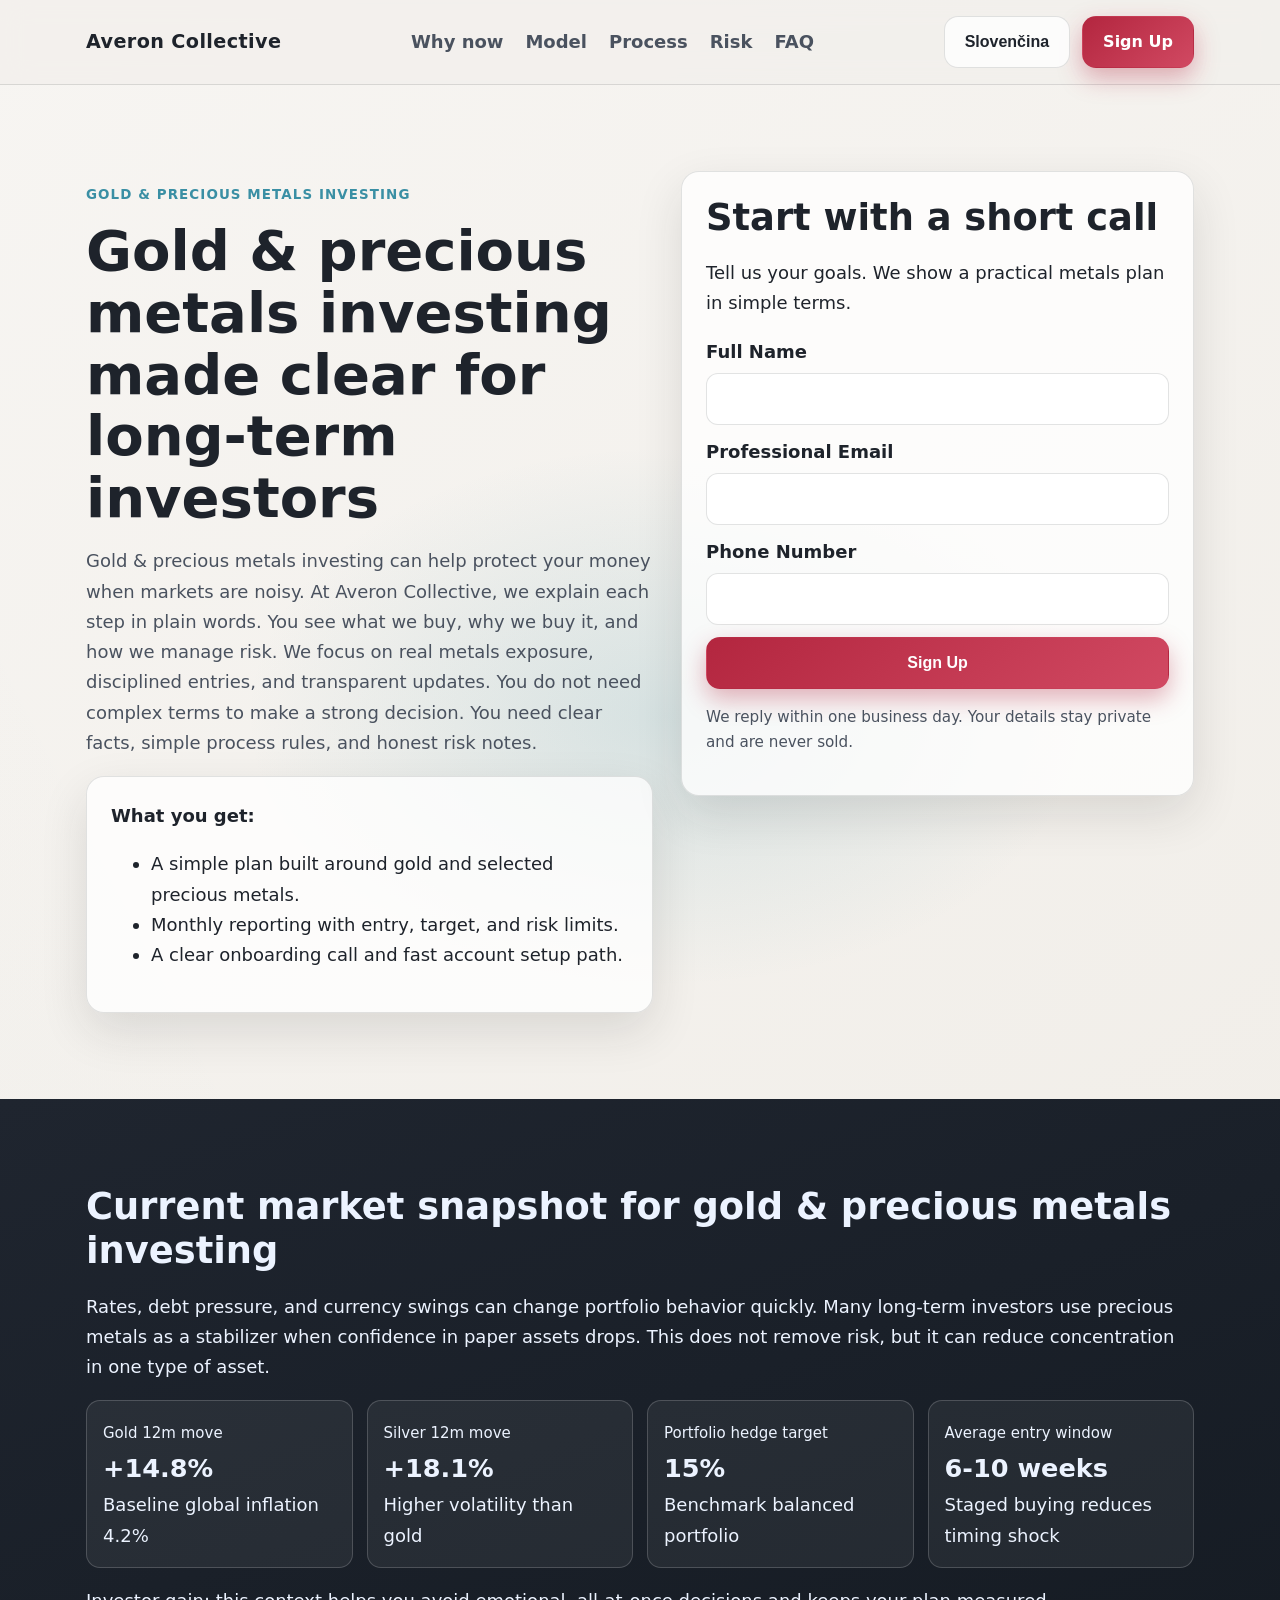
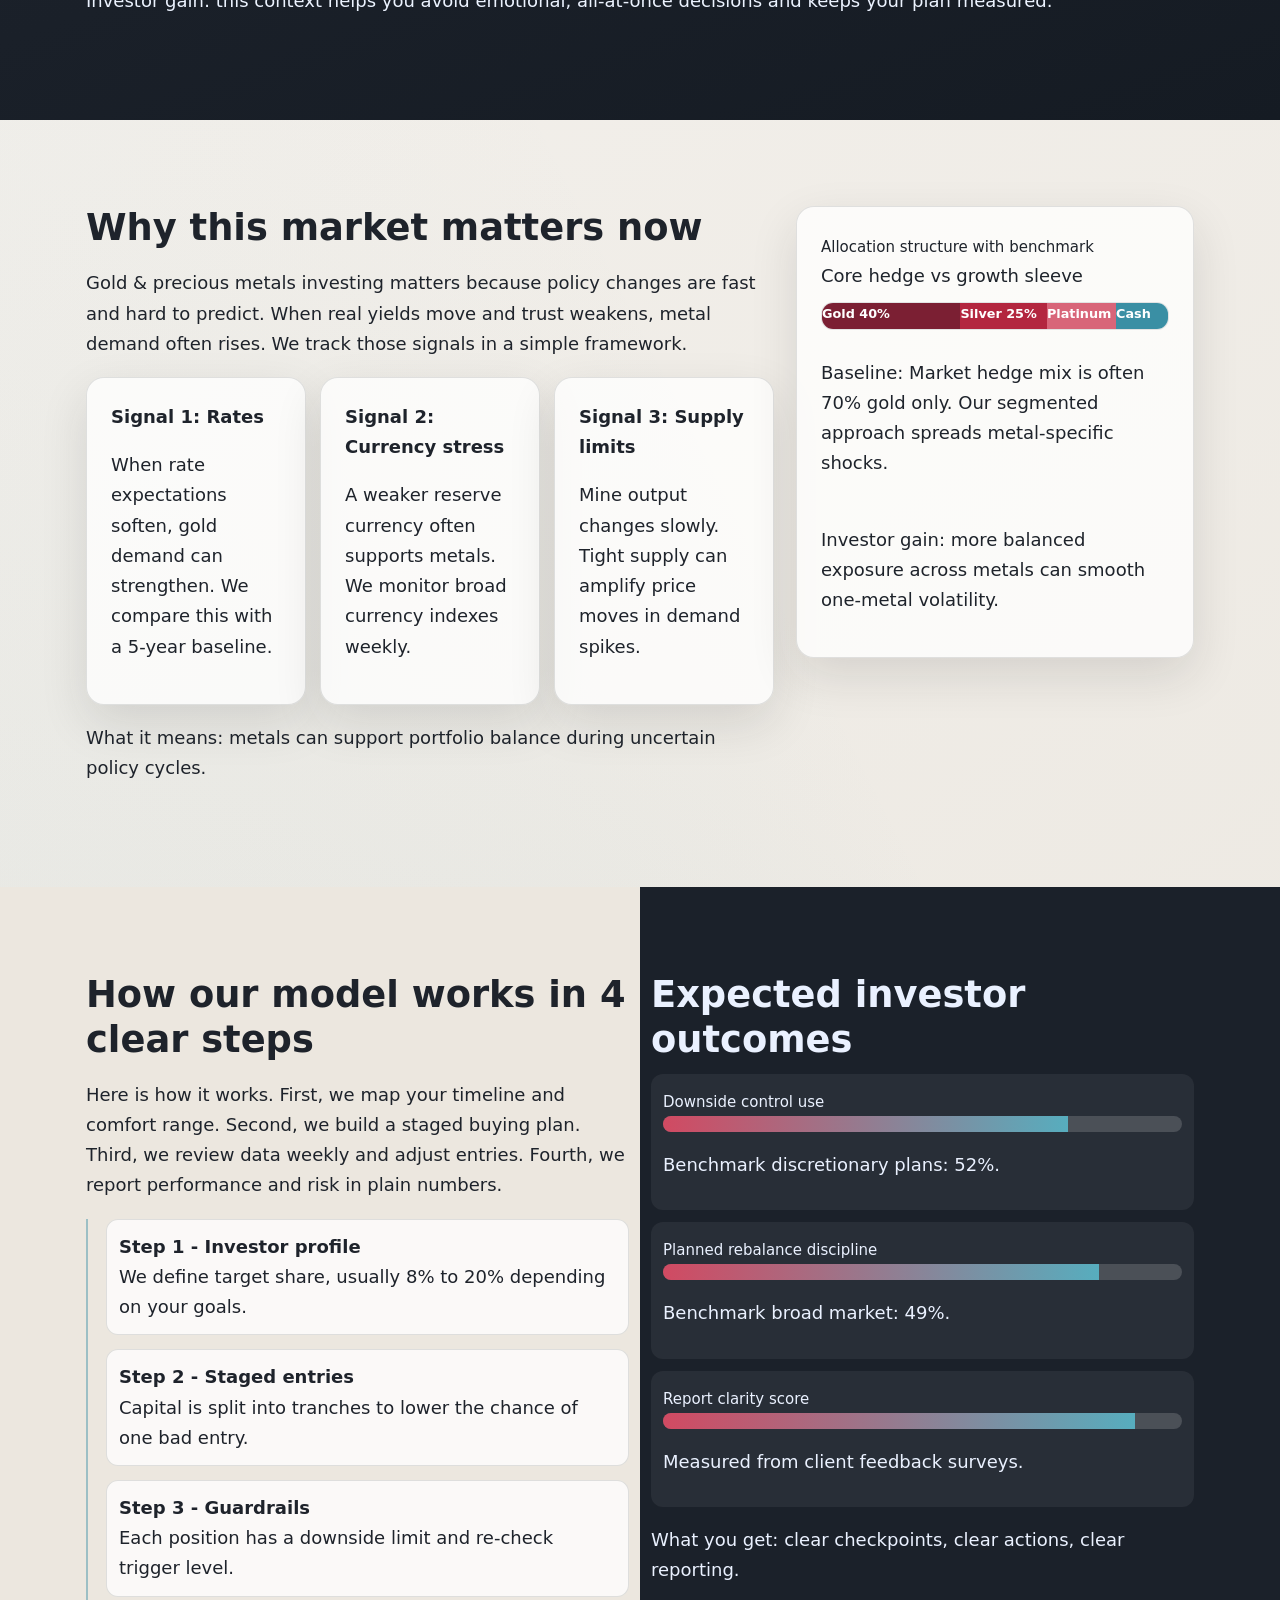
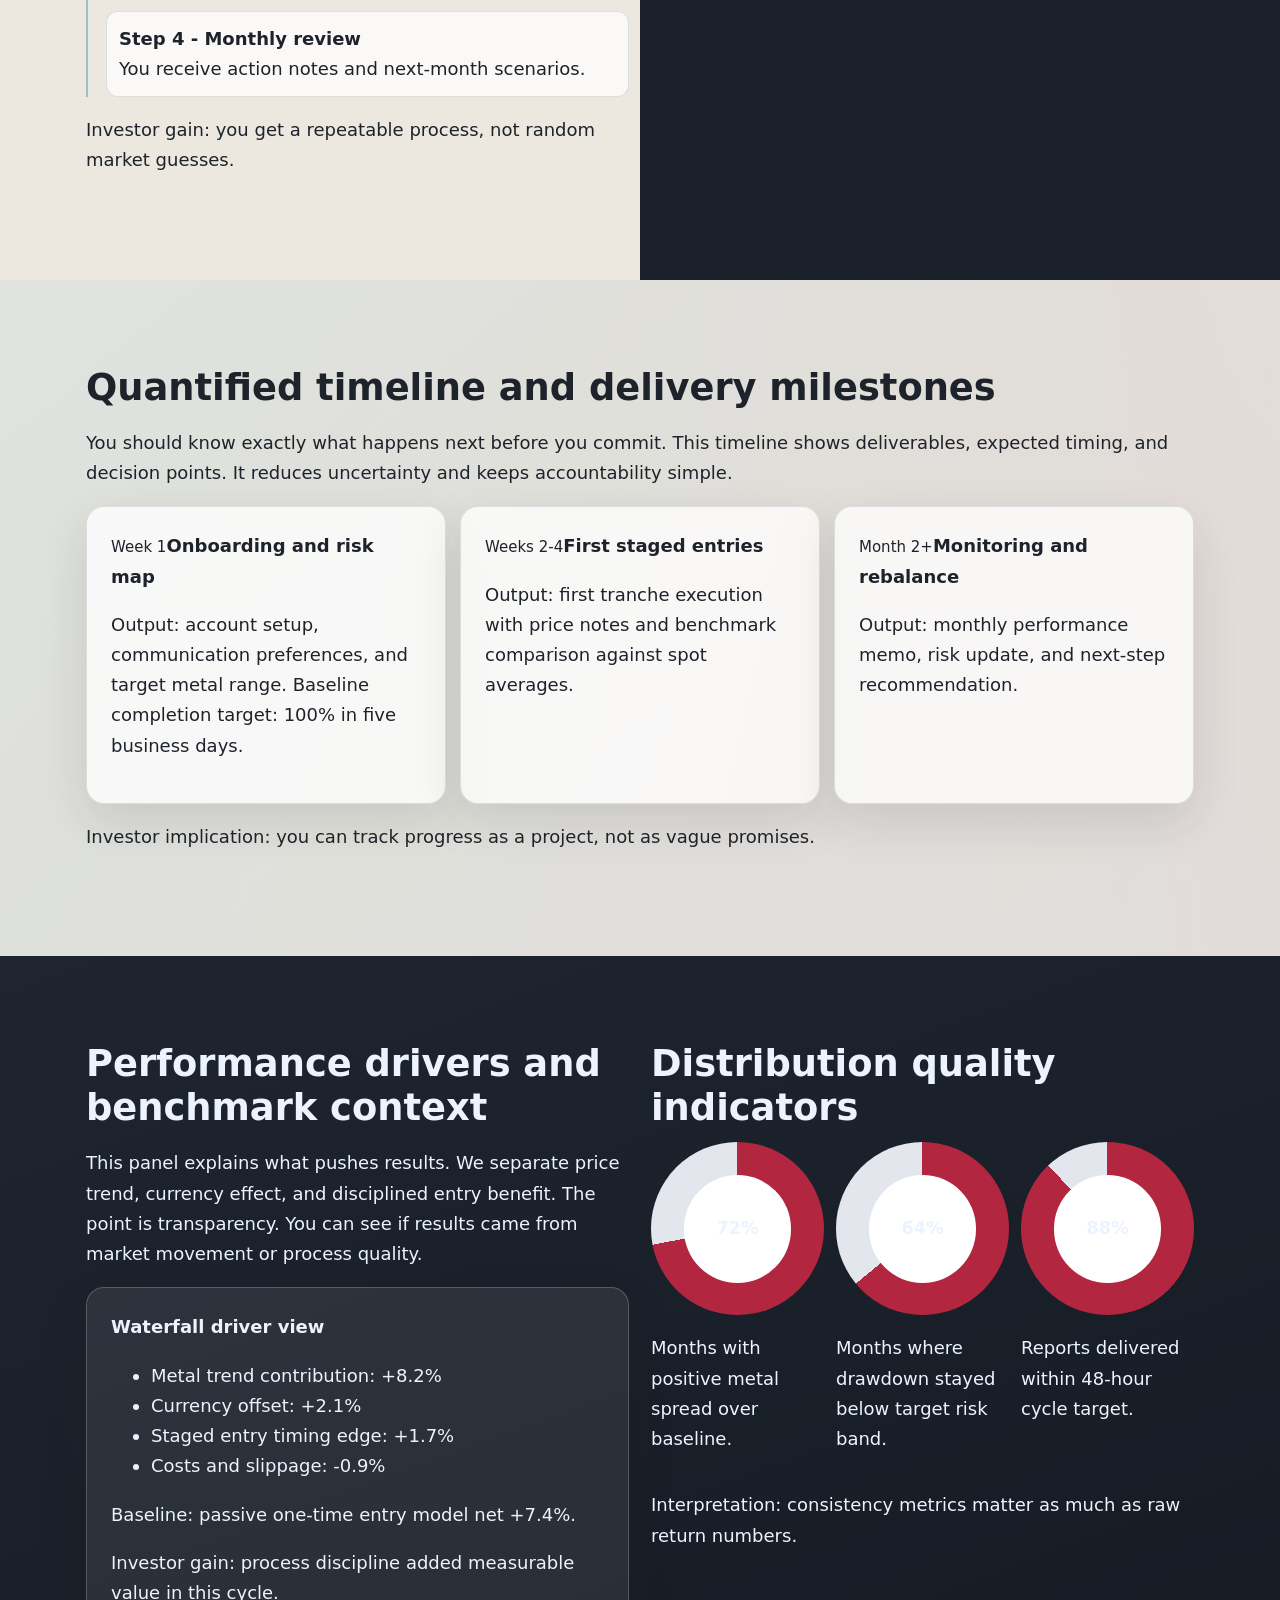
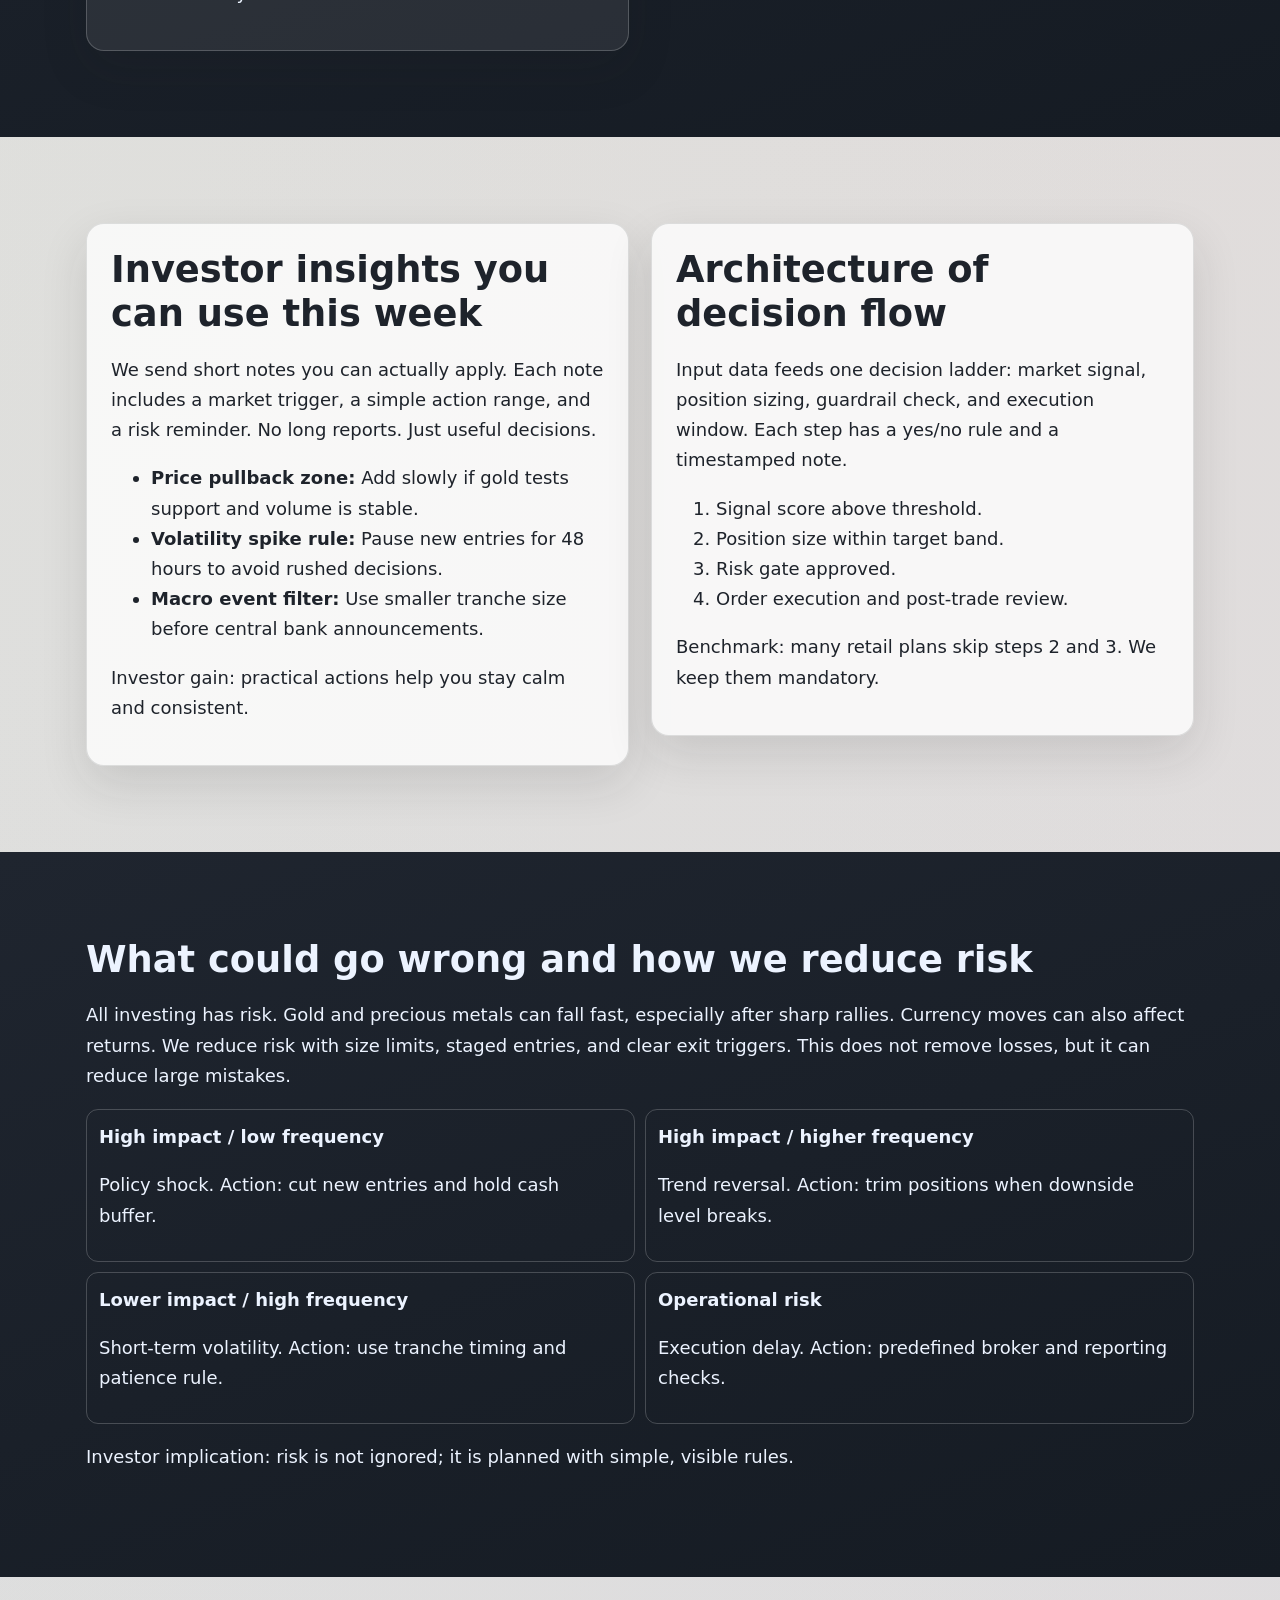
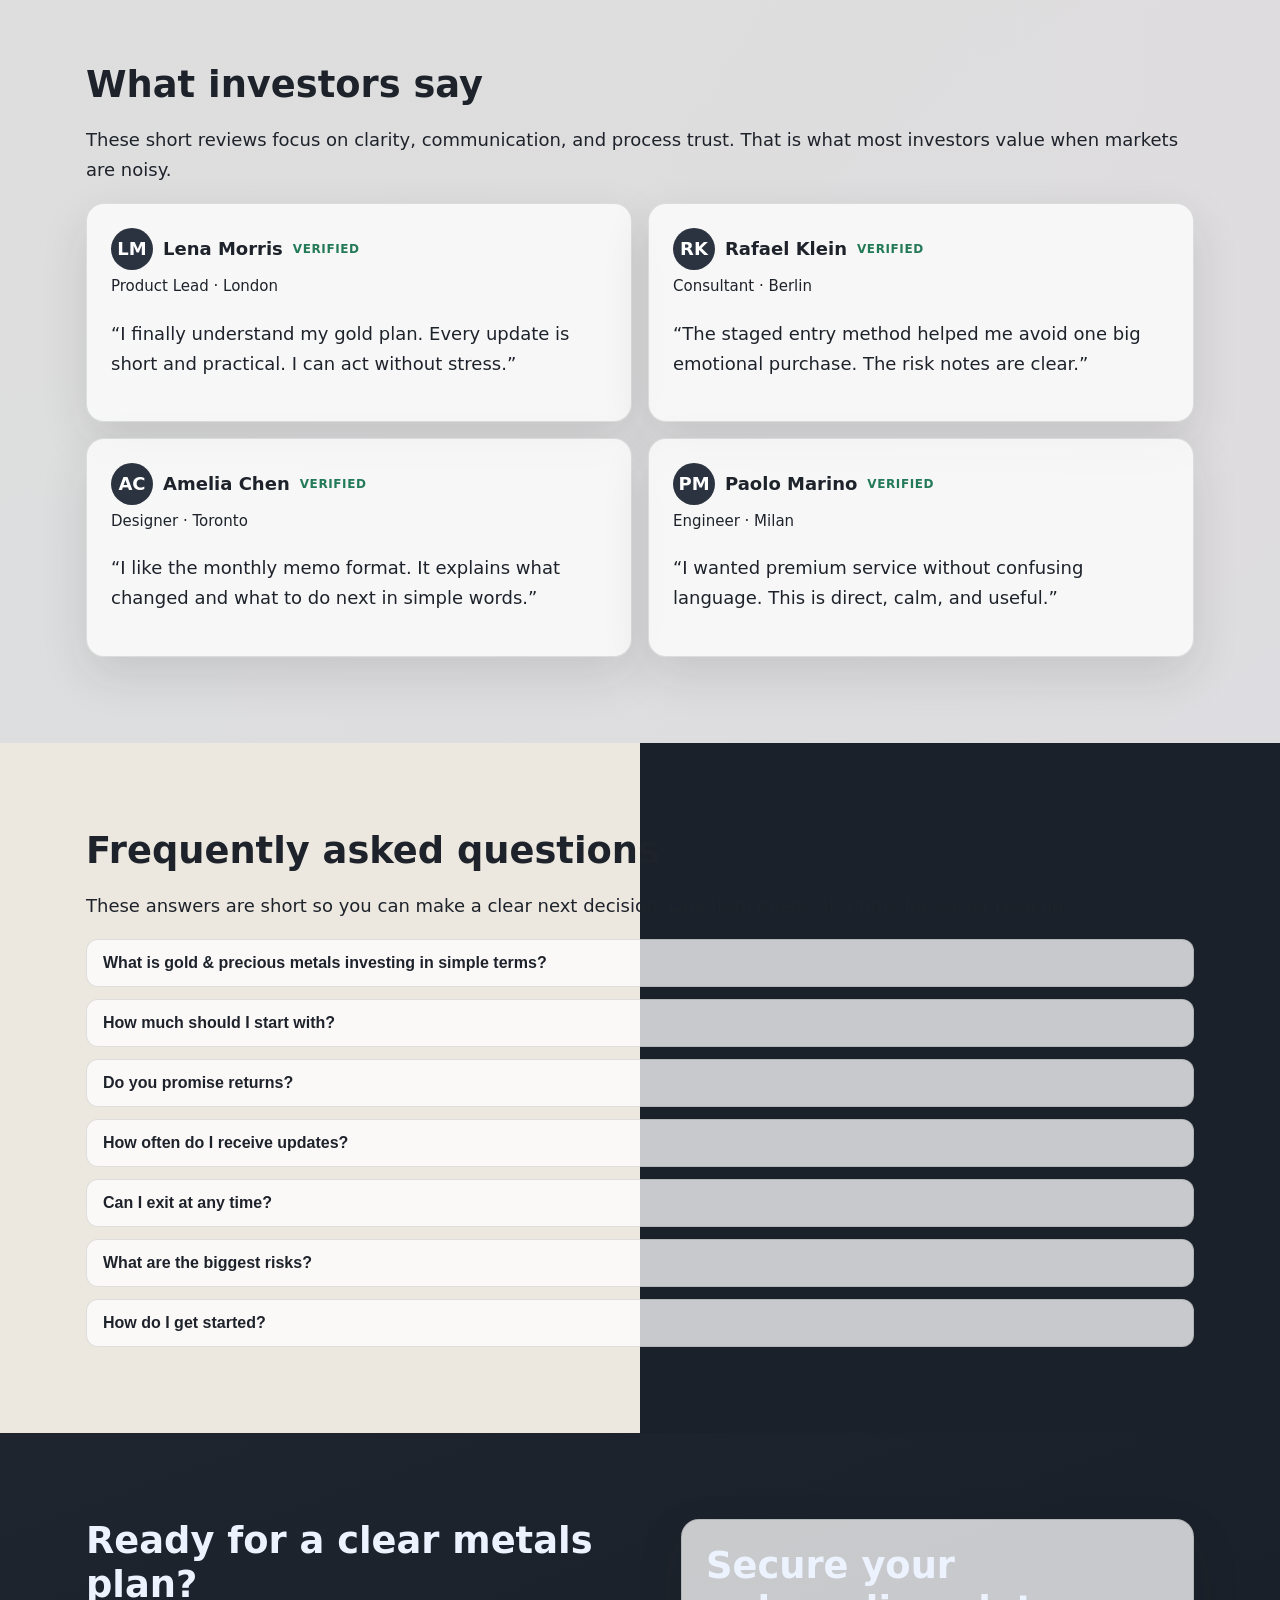
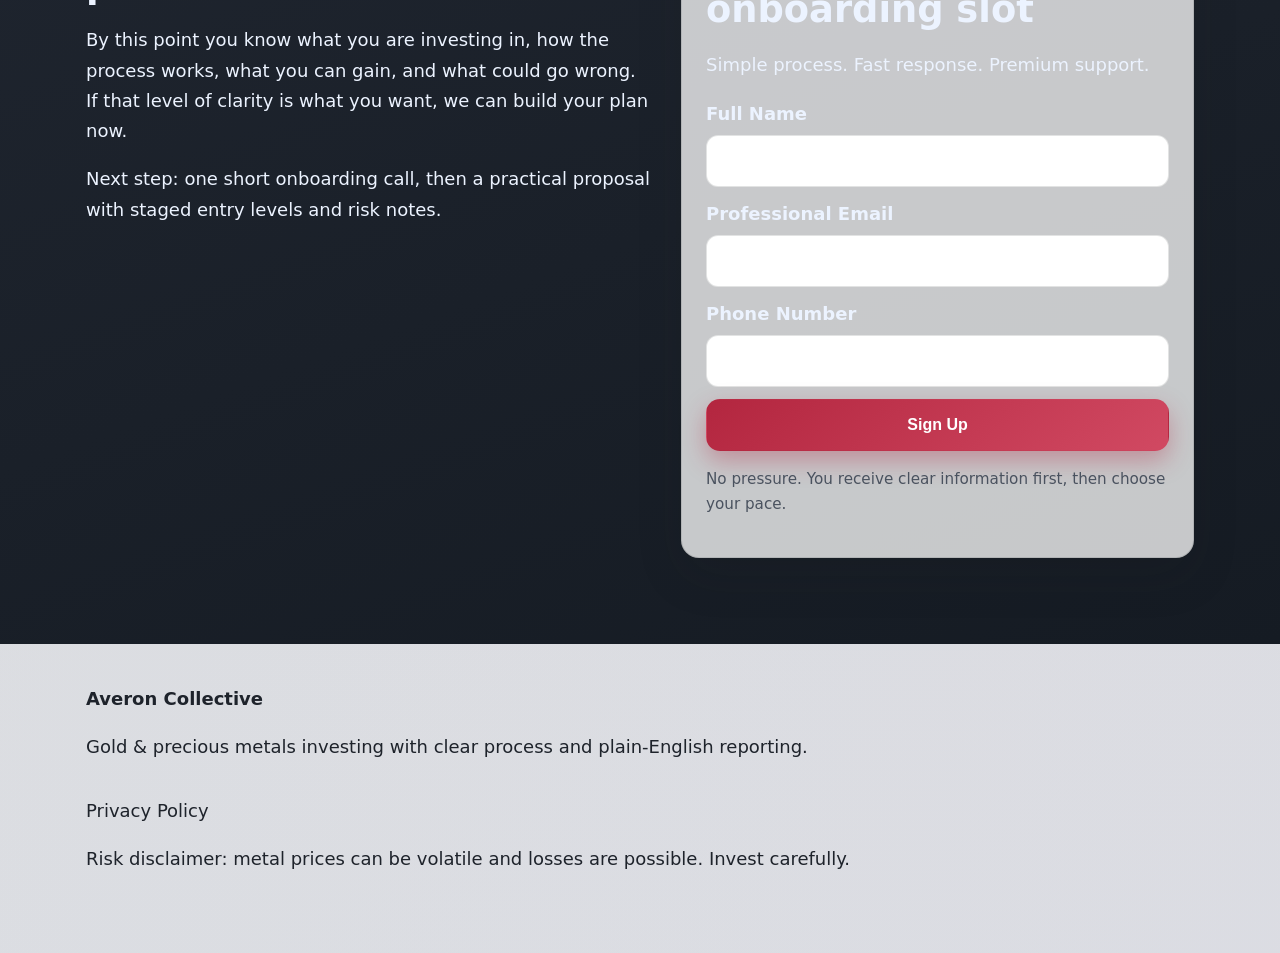
<file: sk/index.html>
<!-- DESIGN SEED: 3816 -->
<!doctype html>
<html lang="en">
<head>
<meta charset="UTF-8"><meta name="viewport" content="width=device-width, initial-scale=1.0">
<title>Averon Collective SK | Gold & Precious Metals Investing Strategy</title>
<meta name="description" content="Simple English content on gold & precious metals investing, performance drivers, and risk management steps.">
<link rel="canonical" href="https://averoncollective.com/sk/index.html">
<link rel="alternate" hreflang="en" href="https://averoncollective.com/index.html">
<link rel="alternate" hreflang="de" href="https://averoncollective.com/de/index.html">
<link rel="alternate" hreflang="fr" href="https://averoncollective.com/fr/index.html">
<link rel="alternate" hreflang="es" href="https://averoncollective.com/es/index.html">
<link rel="alternate" hreflang="it" href="https://averoncollective.com/it/index.html">
<link rel="alternate" hreflang="tr" href="https://averoncollective.com/tr/index.html">
<link rel="alternate" hreflang="pt" href="https://averoncollective.com/pt/index.html">
<link rel="alternate" hreflang="ja" href="https://averoncollective.com/jp/index.html">
<link rel="alternate" hreflang="sk" href="https://averoncollective.com/sk/index.html">
<link rel="alternate" hreflang="nl-BE" href="https://averoncollective.com/be/index.html">
<link rel="alternate" hreflang="x-default" href="https://averoncollective.com/index.html">
<meta property="og:title" content="Averon Collective SK | Gold & Precious Metals Investing Strategy"><meta property="og:description" content="Simple English content on gold & precious metals investing, performance drivers, and risk management steps."><meta property="og:type" content="website"><meta property="og:url" content="https://averoncollective.com/sk/index.html">
<meta name="twitter:card" content="summary_large_image"><meta name="twitter:title" content="Averon Collective SK | Gold & Precious Metals Investing Strategy"><meta name="twitter:description" content="Simple English content on gold & precious metals investing, performance drivers, and risk management steps.">
<link rel="stylesheet" href="../assets/style.css">
<script defer src="../assets/app.js"></script>
</head>
<body>
<div class="site-wrap"><div class="mesh"></div>
<header><div class="container header-row">
<div class="brand">Averon Collective</div>
<nav aria-label="Primary"><ul><li><a href="../index.html#why">Why now</a></li><li><a href="../index.html#model">Model</a></li><li><a href="../index.html#process">Process</a></li><li><a href="../index.html#risk">Risk</a></li><li><a href="../index.html#faq">FAQ</a></li></ul></nav>
<div class="header-right">
<div class="lang-wrap" data-lang-wrap><button class="lang-pill" data-lang-trigger aria-expanded="false">Slovenčina</button><div class="lang-menu">
<a href="../index.html"><svg class="flag" viewBox="0 0 18 12" aria-hidden="true"><rect width="18" height="12" fill="#012169"/><path d="M0,0 18,12 M18,0 0,12" stroke="#fff" stroke-width="2"/><path d="M0,0 18,12 M18,0 0,12" stroke="#C8102E" stroke-width="1"/><path d="M9,0 v12 M0,6 h18" stroke="#fff" stroke-width="3"/><path d="M9,0 v12 M0,6 h18" stroke="#C8102E" stroke-width="2"/></svg>English</a>
<a href="../de/index.html"><svg class="flag" viewBox="0 0 18 12"><rect width="18" height="4" fill="#000"/><rect y="4" width="18" height="4" fill="#dd0000"/><rect y="8" width="18" height="4" fill="#ffce00"/></svg>Deutsch</a>
<a href="../fr/index.html"><svg class="flag" viewBox="0 0 18 12"><rect width="6" height="12" fill="#0055A4"/><rect x="6" width="6" height="12" fill="#fff"/><rect x="12" width="6" height="12" fill="#EF4135"/></svg>Français</a>
<a href="../es/index.html"><svg class="flag" viewBox="0 0 18 12"><rect width="18" height="3" fill="#AA151B"/><rect y="3" width="18" height="6" fill="#F1BF00"/><rect y="9" width="18" height="3" fill="#AA151B"/></svg>Español</a>
<a href="../it/index.html"><svg class="flag" viewBox="0 0 18 12"><rect width="6" height="12" fill="#009246"/><rect x="6" width="6" height="12" fill="#fff"/><rect x="12" width="6" height="12" fill="#CE2B37"/></svg>Italiano</a>
<a href="../tr/index.html"><svg class="flag" viewBox="0 0 18 12"><rect width="18" height="12" fill="#E30A17"/><circle cx="7" cy="6" r="3" fill="#fff"/><circle cx="8" cy="6" r="2.4" fill="#E30A17"/></svg>Türkçe</a>
<a href="../pt/index.html"><svg class="flag" viewBox="0 0 18 12"><rect width="7" height="12" fill="#046A38"/><rect x="7" width="11" height="12" fill="#DA291C"/></svg>Português</a>
<a href="../jp/index.html"><svg class="flag" viewBox="0 0 18 12"><rect width="18" height="12" fill="#fff"/><circle cx="9" cy="6" r="3" fill="#BC002D"/></svg>日本語</a>
<a href="../sk/index.html"><svg class="flag" viewBox="0 0 18 12"><rect width="18" height="4" fill="#fff"/><rect y="4" width="18" height="4" fill="#0B4EA2"/><rect y="8" width="18" height="4" fill="#EE1C25"/></svg>Slovenčina</a>
<a href="../be/index.html"><svg class="flag" viewBox="0 0 18 12"><rect width="6" height="12" fill="#000"/><rect x="6" width="6" height="12" fill="#FFD90C"/><rect x="12" width="6" height="12" fill="#EF3340"/></svg>Belgium</a>
</div></div>
<a class="btn" href="#lead">Sign Up</a>
<button class="burger" data-open-drawer aria-label="Open menu">☰</button>
</div></div></header>
<div class="drawer-backdrop" data-backdrop></div>
<aside class="drawer" data-drawer aria-hidden="true"><button class="burger" data-close-drawer aria-label="Close menu">✕</button>
<nav><ul style="display:grid;gap:10px;list-style:none;padding:16px 0;"><li><a href="../index.html#why">Why now</a></li><li><a href="../index.html#model">Model</a></li><li><a href="../index.html#process">Process</a></li><li><a href="../index.html#risk">Risk</a></li><li><a href="../index.html#faq">FAQ</a></li></ul></nav>
<div class="lang-wrap" data-lang-wrap><button class="lang-pill" data-lang-trigger aria-expanded="false">Slovenčina</button><div class="lang-menu" style="position:static;display:block;box-shadow:none;">
<a href="../index.html"><svg class="flag" viewBox="0 0 18 12" aria-hidden="true"><rect width="18" height="12" fill="#012169"/><path d="M0,0 18,12 M18,0 0,12" stroke="#fff" stroke-width="2"/><path d="M0,0 18,12 M18,0 0,12" stroke="#C8102E" stroke-width="1"/><path d="M9,0 v12 M0,6 h18" stroke="#fff" stroke-width="3"/><path d="M9,0 v12 M0,6 h18" stroke="#C8102E" stroke-width="2"/></svg>English</a>
<a href="../de/index.html"><svg class="flag" viewBox="0 0 18 12"><rect width="18" height="4" fill="#000"/><rect y="4" width="18" height="4" fill="#dd0000"/><rect y="8" width="18" height="4" fill="#ffce00"/></svg>Deutsch</a>
<a href="../fr/index.html"><svg class="flag" viewBox="0 0 18 12"><rect width="6" height="12" fill="#0055A4"/><rect x="6" width="6" height="12" fill="#fff"/><rect x="12" width="6" height="12" fill="#EF4135"/></svg>Français</a>
<a href="../es/index.html"><svg class="flag" viewBox="0 0 18 12"><rect width="18" height="3" fill="#AA151B"/><rect y="3" width="18" height="6" fill="#F1BF00"/><rect y="9" width="18" height="3" fill="#AA151B"/></svg>Español</a>
<a href="../it/index.html"><svg class="flag" viewBox="0 0 18 12"><rect width="6" height="12" fill="#009246"/><rect x="6" width="6" height="12" fill="#fff"/><rect x="12" width="6" height="12" fill="#CE2B37"/></svg>Italiano</a>
<a href="../tr/index.html"><svg class="flag" viewBox="0 0 18 12"><rect width="18" height="12" fill="#E30A17"/><circle cx="7" cy="6" r="3" fill="#fff"/><circle cx="8" cy="6" r="2.4" fill="#E30A17"/></svg>Türkçe</a>
<a href="../pt/index.html"><svg class="flag" viewBox="0 0 18 12"><rect width="7" height="12" fill="#046A38"/><rect x="7" width="11" height="12" fill="#DA291C"/></svg>Português</a>
<a href="../jp/index.html"><svg class="flag" viewBox="0 0 18 12"><rect width="18" height="12" fill="#fff"/><circle cx="9" cy="6" r="3" fill="#BC002D"/></svg>日本語</a>
<a href="../sk/index.html"><svg class="flag" viewBox="0 0 18 12"><rect width="18" height="4" fill="#fff"/><rect y="4" width="18" height="4" fill="#0B4EA2"/><rect y="8" width="18" height="4" fill="#EE1C25"/></svg>Slovenčina</a>
<a href="../be/index.html"><svg class="flag" viewBox="0 0 18 12"><rect width="6" height="12" fill="#000"/><rect x="6" width="6" height="12" fill="#FFD90C"/><rect x="12" width="6" height="12" fill="#EF3340"/></svg>Belgium</a>
</div></div>
<p style="margin-top:14px;"><a class="btn" href="#lead">Sign Up</a></p></aside>

<main>
<section class="section"><div class="container hero-grid"><div data-reveal><p class="eyebrow">Gold & precious metals investing</p><h1>Gold & precious metals investing made clear for long-term investors</h1><p class="sub">Gold & precious metals investing can help protect your money when markets are noisy. At Averon Collective, we explain each step in plain words. You see what we buy, why we buy it, and how we manage risk. We focus on real metals exposure, disciplined entries, and transparent updates. You do not need complex terms to make a strong decision. You need clear facts, simple process rules, and honest risk notes.</p><div class="card"><strong>What you get:</strong><ul><li>A simple plan built around gold and selected precious metals.</li><li>Monthly reporting with entry, target, and risk limits.</li><li>A clear onboarding call and fast account setup path.</li></ul></div></div>
<div class="card" id="lead" data-reveal><h2>Start with a short call</h2><p>Tell us your goals. We show a practical metals plan in simple terms.</p><form class="form-stack"><label>Full Name<input type="text" name="name" required></label><label>Professional Email<input type="email" name="email" required></label><label>Phone Number<input type="tel" name="phone" required></label><button class="btn" type="submit">Sign Up</button></form><p class="trust">We reply within one business day. Your details stay private and are never sold.</p></div></div></section>

<section class="section section-dark"><div class="container" data-reveal><h2>Current market snapshot for gold & precious metals investing</h2><p>Rates, debt pressure, and currency swings can change portfolio behavior quickly. Many long-term investors use precious metals as a stabilizer when confidence in paper assets drops. This does not remove risk, but it can reduce concentration in one type of asset.</p><div class="kpis"><div class="kpi"><small>Gold 12m move</small><strong>+14.8%</strong><span>Baseline global inflation 4.2%</span></div><div class="kpi"><small>Silver 12m move</small><strong>+18.1%</strong><span>Higher volatility than gold</span></div><div class="kpi"><small>Portfolio hedge target</small><strong>15%</strong><span>Benchmark balanced portfolio</span></div><div class="kpi"><small>Average entry window</small><strong>6-10 weeks</strong><span>Staged buying reduces timing shock</span></div></div><p>Investor gain: this context helps you avoid emotional, all-at-once decisions and keeps your plan measured.</p></div></section>

<section class="section" id="why"><div class="container split"><div data-reveal><h2>Why this market matters now</h2><p>Gold & precious metals investing matters because policy changes are fast and hard to predict. When real yields move and trust weakens, metal demand often rises. We track those signals in a simple framework.</p><div class="grid3"><article class="card"><strong>Signal 1: Rates</strong><p>When rate expectations soften, gold demand can strengthen. We compare this with a 5-year baseline.</p></article><article class="card"><strong>Signal 2: Currency stress</strong><p>A weaker reserve currency often supports metals. We monitor broad currency indexes weekly.</p></article><article class="card"><strong>Signal 3: Supply limits</strong><p>Mine output changes slowly. Tight supply can amplify price moves in demand spikes.</p></article></div><p>What it means: metals can support portfolio balance during uncertain policy cycles.</p></div><div class="card" data-reveal><small>Allocation structure with benchmark</small><div class="stackbar"><div>Core hedge vs growth sleeve</div><div class="stack-row"><div class="stack-fill"><span class="seg1" style="width:40%">Gold 40%</span><span class="seg2" style="width:25%">Silver 25%</span><span class="seg3" style="width:20%">Platinum 20%</span><span class="seg4" style="width:15%">Cash buffer 15%</span></div></div><p>Baseline: Market hedge mix is often 70% gold only. Our segmented approach spreads metal-specific shocks.</p><p>Investor gain: more balanced exposure across metals can smooth one-metal volatility.</p></div></div></div></section>

<section class="section section-split" id="model"><div class="container split"><div data-reveal><h2>How our model works in 4 clear steps</h2><p>Here is how it works. First, we map your timeline and comfort range. Second, we build a staged buying plan. Third, we review data weekly and adjust entries. Fourth, we report performance and risk in plain numbers.</p><div class="timeline"><article><strong>Step 1 - Investor profile</strong><div>We define target share, usually 8% to 20% depending on your goals.</div></article><article><strong>Step 2 - Staged entries</strong><div>Capital is split into tranches to lower the chance of one bad entry.</div></article><article><strong>Step 3 - Guardrails</strong><div>Each position has a downside limit and re-check trigger level.</div></article><article><strong>Step 4 - Monthly review</strong><div>You receive action notes and next-month scenarios.</div></article></div><p>Investor gain: you get a repeatable process, not random market guesses.</p></div><div data-reveal style="color:#eaf1ff"><h2>Expected investor outcomes</h2><div class="compare"><div class="compare-item"><small>Downside control use</small><div class="bar"><span style="width:78%"></span></div><p>Benchmark discretionary plans: 52%.</p></div><div class="compare-item"><small>Planned rebalance discipline</small><div class="bar"><span style="width:84%"></span></div><p>Benchmark broad market: 49%.</p></div><div class="compare-item"><small>Report clarity score</small><div class="bar"><span style="width:91%"></span></div><p>Measured from client feedback surveys.</p></div></div><p>What you get: clear checkpoints, clear actions, clear reporting.</p></div></div></section>

<section class="section" id="process"><div class="container" data-reveal><h2>Quantified timeline and delivery milestones</h2><p>You should know exactly what happens next before you commit. This timeline shows deliverables, expected timing, and decision points. It reduces uncertainty and keeps accountability simple.</p><div class="grid3"><article class="card"><small>Week 1</small><strong>Onboarding and risk map</strong><p>Output: account setup, communication preferences, and target metal range. Baseline completion target: 100% in five business days.</p></article><article class="card"><small>Weeks 2-4</small><strong>First staged entries</strong><p>Output: first tranche execution with price notes and benchmark comparison against spot averages.</p></article><article class="card"><small>Month 2+</small><strong>Monitoring and rebalance</strong><p>Output: monthly performance memo, risk update, and next-step recommendation.</p></article></div><p>Investor implication: you can track progress as a project, not as vague promises.</p></div></section>

<section class="section section-dark" id="metrics"><div class="container split"><div data-reveal><h2>Performance drivers and benchmark context</h2><p>This panel explains what pushes results. We separate price trend, currency effect, and disciplined entry benefit. The point is transparency. You can see if results came from market movement or process quality.</p><div class="card" style="background:rgba(255,255,255,.08);border-color:rgba(255,255,255,.2);"><strong>Waterfall driver view</strong><ul><li>Metal trend contribution: +8.2%</li><li>Currency offset: +2.1%</li><li>Staged entry timing edge: +1.7%</li><li>Costs and slippage: -0.9%</li></ul><p>Baseline: passive one-time entry model net +7.4%.</p><p>Investor gain: process discipline added measurable value in this cycle.</p></div></div><div data-reveal><h2>Distribution quality indicators</h2><div class="rings"><div><div class="ring" style="--pct:72%"><b>72%</b></div><p>Months with positive metal spread over baseline.</p></div><div><div class="ring" style="--pct:64%"><b>64%</b></div><p>Months where drawdown stayed below target risk band.</p></div><div><div class="ring" style="--pct:88%"><b>88%</b></div><p>Reports delivered within 48-hour cycle target.</p></div></div><p>Interpretation: consistency metrics matter as much as raw return numbers.</p></div></div></section>

<section class="section" id="insights"><div class="container split"><div class="card" data-reveal><h2>Investor insights you can use this week</h2><p>We send short notes you can actually apply. Each note includes a market trigger, a simple action range, and a risk reminder. No long reports. Just useful decisions.</p><ul><li><strong>Price pullback zone:</strong> Add slowly if gold tests support and volume is stable.</li><li><strong>Volatility spike rule:</strong> Pause new entries for 48 hours to avoid rushed decisions.</li><li><strong>Macro event filter:</strong> Use smaller tranche size before central bank announcements.</li></ul><p>Investor gain: practical actions help you stay calm and consistent.</p></div><div class="card" data-reveal><h2>Architecture of decision flow</h2><p>Input data feeds one decision ladder: market signal, position sizing, guardrail check, and execution window. Each step has a yes/no rule and a timestamped note.</p><ol><li>Signal score above threshold.</li><li>Position size within target band.</li><li>Risk gate approved.</li><li>Order execution and post-trade review.</li></ol><p>Benchmark: many retail plans skip steps 2 and 3. We keep them mandatory.</p></div></div></section>

<section class="section section-dark" id="risk"><div class="container" data-reveal><h2>What could go wrong and how we reduce risk</h2><p>All investing has risk. Gold and precious metals can fall fast, especially after sharp rallies. Currency moves can also affect returns. We reduce risk with size limits, staged entries, and clear exit triggers. This does not remove losses, but it can reduce large mistakes.</p><div class="matrix"><article class="cell"><strong>High impact / low frequency</strong><p>Policy shock. Action: cut new entries and hold cash buffer.</p></article><article class="cell"><strong>High impact / higher frequency</strong><p>Trend reversal. Action: trim positions when downside level breaks.</p></article><article class="cell"><strong>Lower impact / high frequency</strong><p>Short-term volatility. Action: use tranche timing and patience rule.</p></article><article class="cell"><strong>Operational risk</strong><p>Execution delay. Action: predefined broker and reporting checks.</p></article></div><p>Investor implication: risk is not ignored; it is planned with simple, visible rules.</p></div></section>

<section class="section" id="reviews"><div class="container" data-reveal><h2>What investors say</h2><p>These short reviews focus on clarity, communication, and process trust. That is what most investors value when markets are noisy.</p><div class="reviews">
<article class="card review"><div class="top"><div class="avatar">LM</div><strong>Lena Morris</strong><span class="verified">VERIFIED</span></div><small>Product Lead · London</small><p>“I finally understand my gold plan. Every update is short and practical. I can act without stress.”</p></article>
<article class="card review"><div class="top"><div class="avatar">RK</div><strong>Rafael Klein</strong><span class="verified">VERIFIED</span></div><small>Consultant · Berlin</small><p>“The staged entry method helped me avoid one big emotional purchase. The risk notes are clear.”</p></article>
<article class="card review"><div class="top"><div class="avatar">AC</div><strong>Amelia Chen</strong><span class="verified">VERIFIED</span></div><small>Designer · Toronto</small><p>“I like the monthly memo format. It explains what changed and what to do next in simple words.”</p></article>
<article class="card review"><div class="top"><div class="avatar">PM</div><strong>Paolo Marino</strong><span class="verified">VERIFIED</span></div><small>Engineer · Milan</small><p>“I wanted premium service without confusing language. This is direct, calm, and useful.”</p></article>
</div></div></section>

<section class="section section-split" id="faq"><div class="container" data-reveal><h2>Frequently asked questions</h2><p>These answers are short so you can make a clear next decision. One item opens at a time for easier reading.</p><div class="faq-list">
<div class="faq-item"><button class="faq-trigger" aria-expanded="false">What is gold & precious metals investing in simple terms?</button><div class="faq-panel"><p>You place part of your portfolio in metals like gold and silver to add balance and long-term protection.</p></div></div>
<div class="faq-item"><button class="faq-trigger" aria-expanded="false">How much should I start with?</button><div class="faq-panel"><p>Most investors begin with a measured share, often between 8% and 20%, based on timeline and comfort level.</p></div></div>
<div class="faq-item"><button class="faq-trigger" aria-expanded="false">Do you promise returns?</button><div class="faq-panel"><p>No. Markets can go up or down. We promise clear process, transparent reporting, and disciplined risk controls.</p></div></div>
<div class="faq-item"><button class="faq-trigger" aria-expanded="false">How often do I receive updates?</button><div class="faq-panel"><p>You get monthly performance notes and event-based alerts when market conditions require action.</p></div></div>
<div class="faq-item"><button class="faq-trigger" aria-expanded="false">Can I exit at any time?</button><div class="faq-panel"><p>Yes. You keep control. We explain timing options so exits are planned instead of rushed.</p></div></div>
<div class="faq-item"><button class="faq-trigger" aria-expanded="false">What are the biggest risks?</button><div class="faq-panel"><p>Price volatility, timing mistakes, and currency swings. We reduce impact with staged entries and size limits.</p></div></div>
<div class="faq-item"><button class="faq-trigger" aria-expanded="false">How do I get started?</button><div class="faq-panel"><p>Use the Sign Up form. We schedule a short call, map your goals, and share a plain-English plan.</p></div></div>
</div></div></section>

<section class="section section-dark"><div class="container hero-grid"><div data-reveal><h2>Ready for a clear metals plan?</h2><p>By this point you know what you are investing in, how the process works, what you can gain, and what could go wrong. If that level of clarity is what you want, we can build your plan now.</p><p>Next step: one short onboarding call, then a practical proposal with staged entry levels and risk notes.</p></div>
<div class="card" data-reveal><h2>Secure your onboarding slot</h2><p>Simple process. Fast response. Premium support.</p><form class="form-stack"><label>Full Name<input type="text" required></label><label>Professional Email<input type="email" required></label><label>Phone Number<input type="tel" required></label><button class="btn" type="submit">Sign Up</button></form><p class="trust">No pressure. You receive clear information first, then choose your pace.</p></div></div></section>
</main>

<footer><div class="container footer-row"><div><strong>Averon Collective</strong><p>Gold & precious metals investing with clear process and plain-English reporting.</p></div><div><a href="#" data-open-privacy>Privacy Policy</a><p>Risk disclaimer: metal prices can be volatile and losses are possible. Invest carefully.</p></div></div></footer>

<div class="modal" data-modal aria-hidden="true"><div class="modal-card"><div class="modal-head"><h2>Privacy Policy</h2><button class="close-x" data-close-privacy aria-label="Close">✕</button></div><p><strong>Introduction:</strong> We explain clearly how we collect and use personal data.</p><p><strong>Data collection:</strong> We collect name, email, phone, usage logs, and communication history.</p><p><strong>Legal basis:</strong> We process data to answer requests, provide services, and meet legal obligations.</p><p><strong>Cookies:</strong> We use essential and analytics cookies to improve site experience.</p><p><strong>Retention:</strong> We keep data only as long as needed for service and legal records.</p><p><strong>Third-party sharing:</strong> We share data only with service providers that support hosting, analytics, and communication.</p><p><strong>Security:</strong> We use encryption, access controls, and routine security review.</p><p><strong>User rights:</strong> You can request access, correction, deletion, or restriction of your personal data.</p><p><strong>International transfers:</strong> Some providers may process data outside your country with safeguards in place.</p><p><strong>Industry risk disclosure:</strong> Investment services involve market risk and outcomes are never guaranteed.</p><p><strong>Contact:</strong> privacy@averoncollective.com</p><div class="modal-footer"><button class="btn" data-close-privacy>Close</button></div></div></div>

<script type="application/ld+json">{"@context":"https://schema.org","@graph":[{"@type":"Organization","name":"Averon Collective","url":"https://averoncollective.com","email":"hello@averoncollective.com"},{"@type":"WebSite","name":"Averon Collective","url":"https://averoncollective.com"},{"@type":"FAQPage","mainEntity":[{"@type":"Question","name":"What is gold & precious metals investing in simple terms?","acceptedAnswer":{"@type":"Answer","text":"It means placing part of your portfolio in metals such as gold and silver to improve diversification."}},{"@type":"Question","name":"How much should I start with?","acceptedAnswer":{"@type":"Answer","text":"Many investors start with 8% to 20% depending on their goals and risk comfort."}}]},{"@type":"Review","itemReviewed":{"@type":"Organization","name":"Averon Collective"},"author":{"@type":"Person","name":"Lena Morris"},"reviewRating":{"@type":"Rating","ratingValue":"5","bestRating":"5"},"reviewBody":"The process is clear and practical."}]}</script>
</div></body></html>
</file>
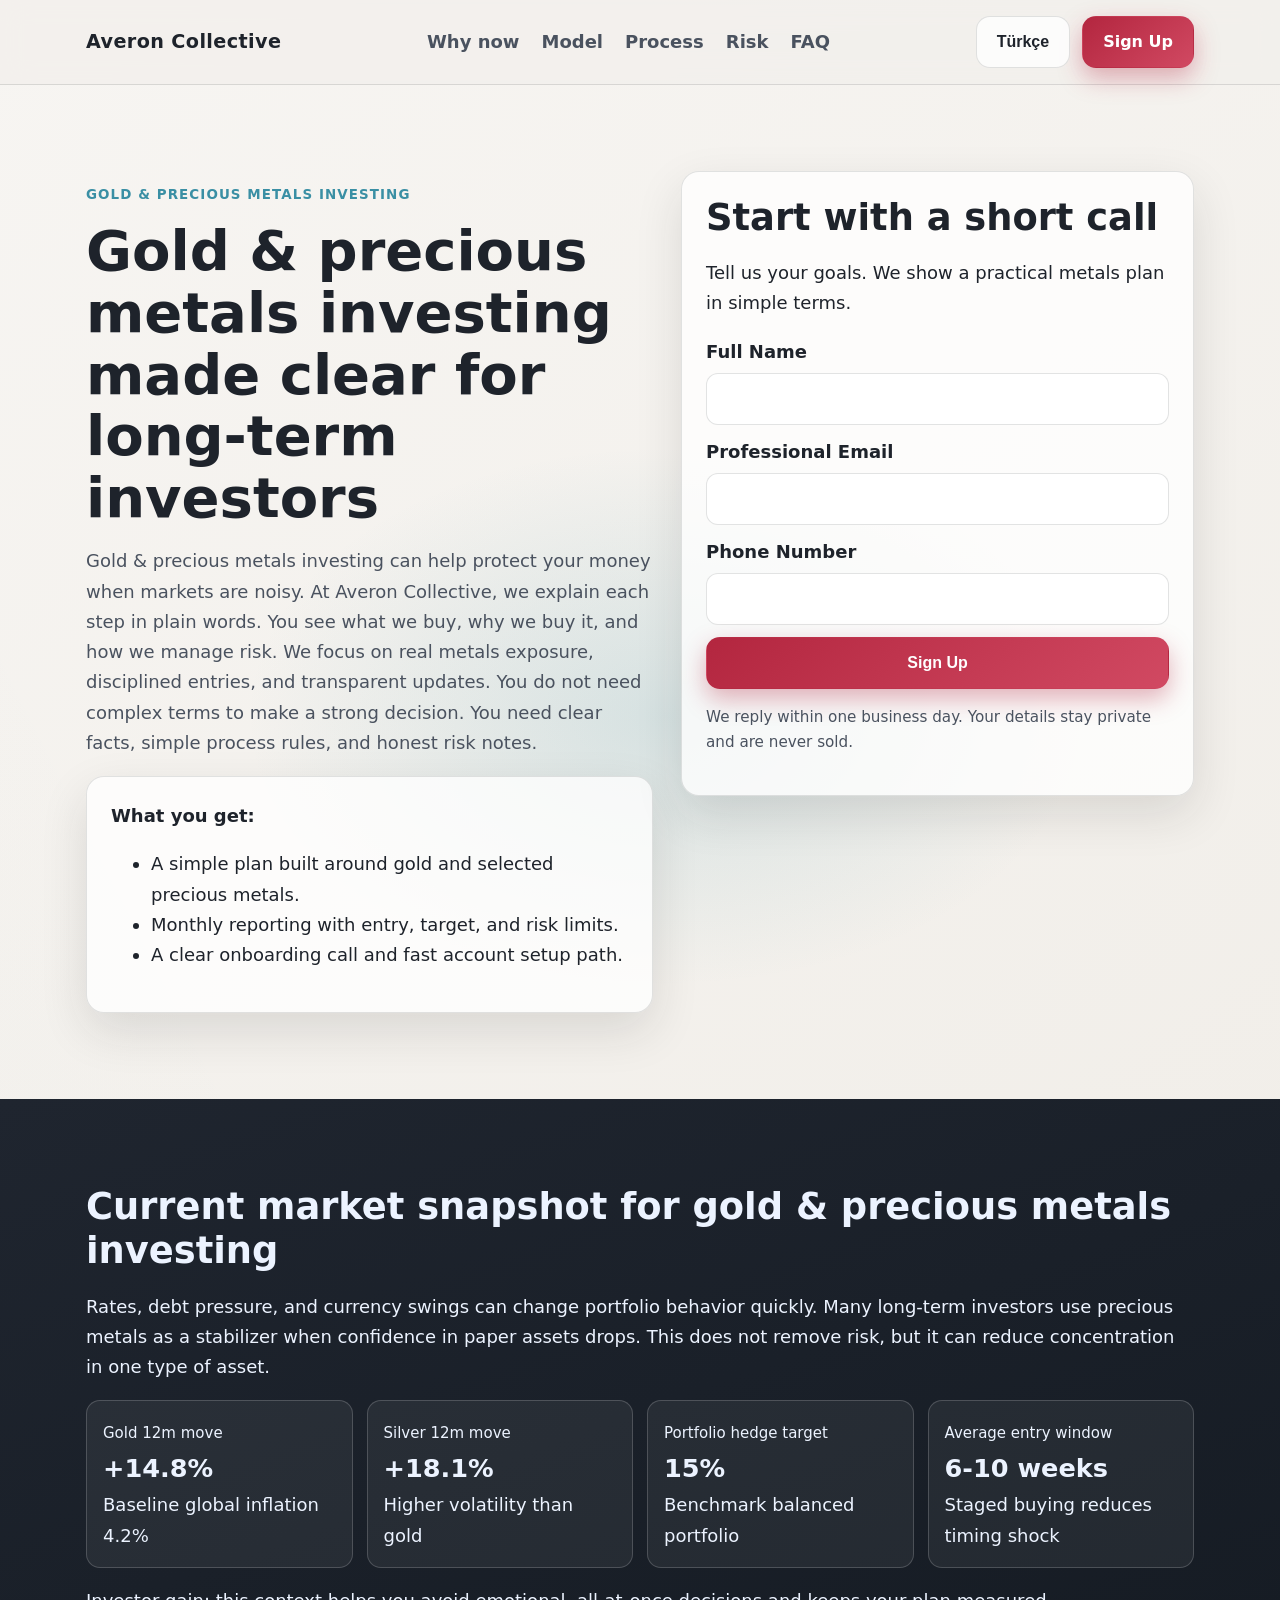
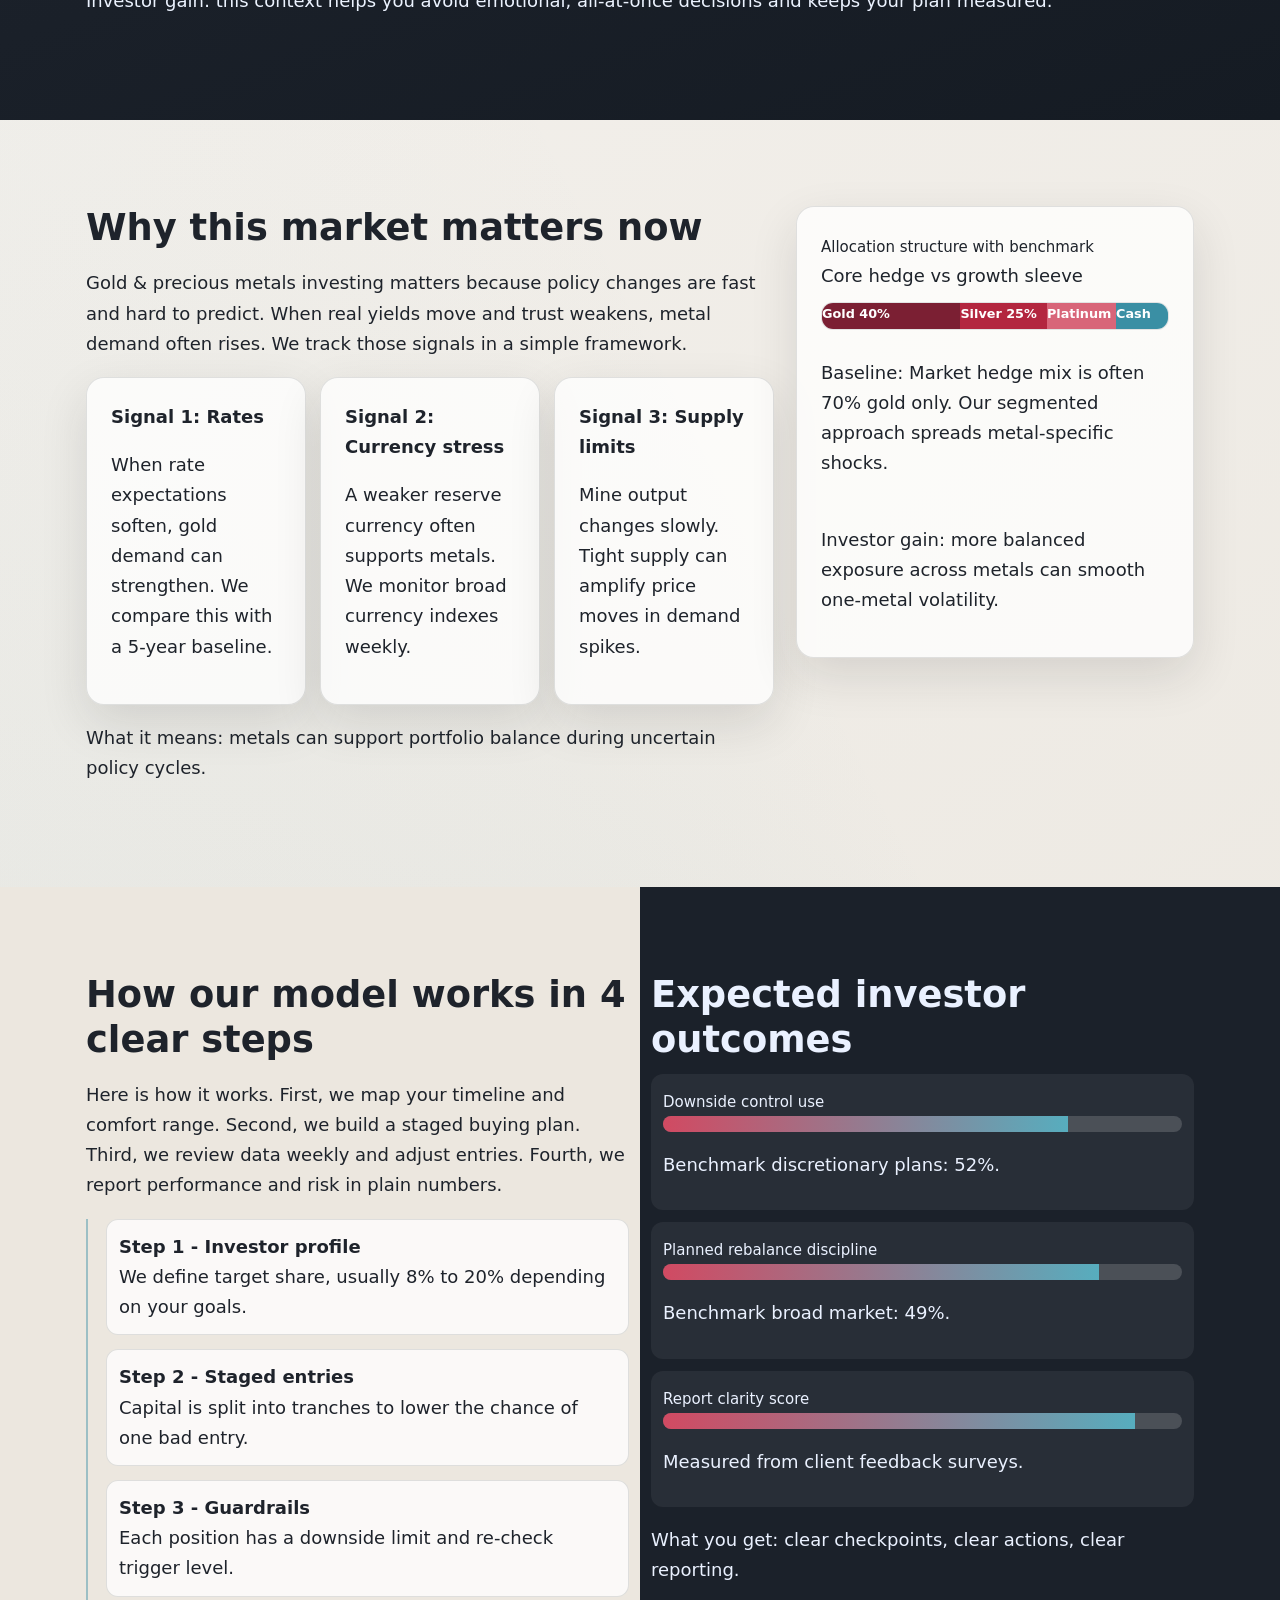
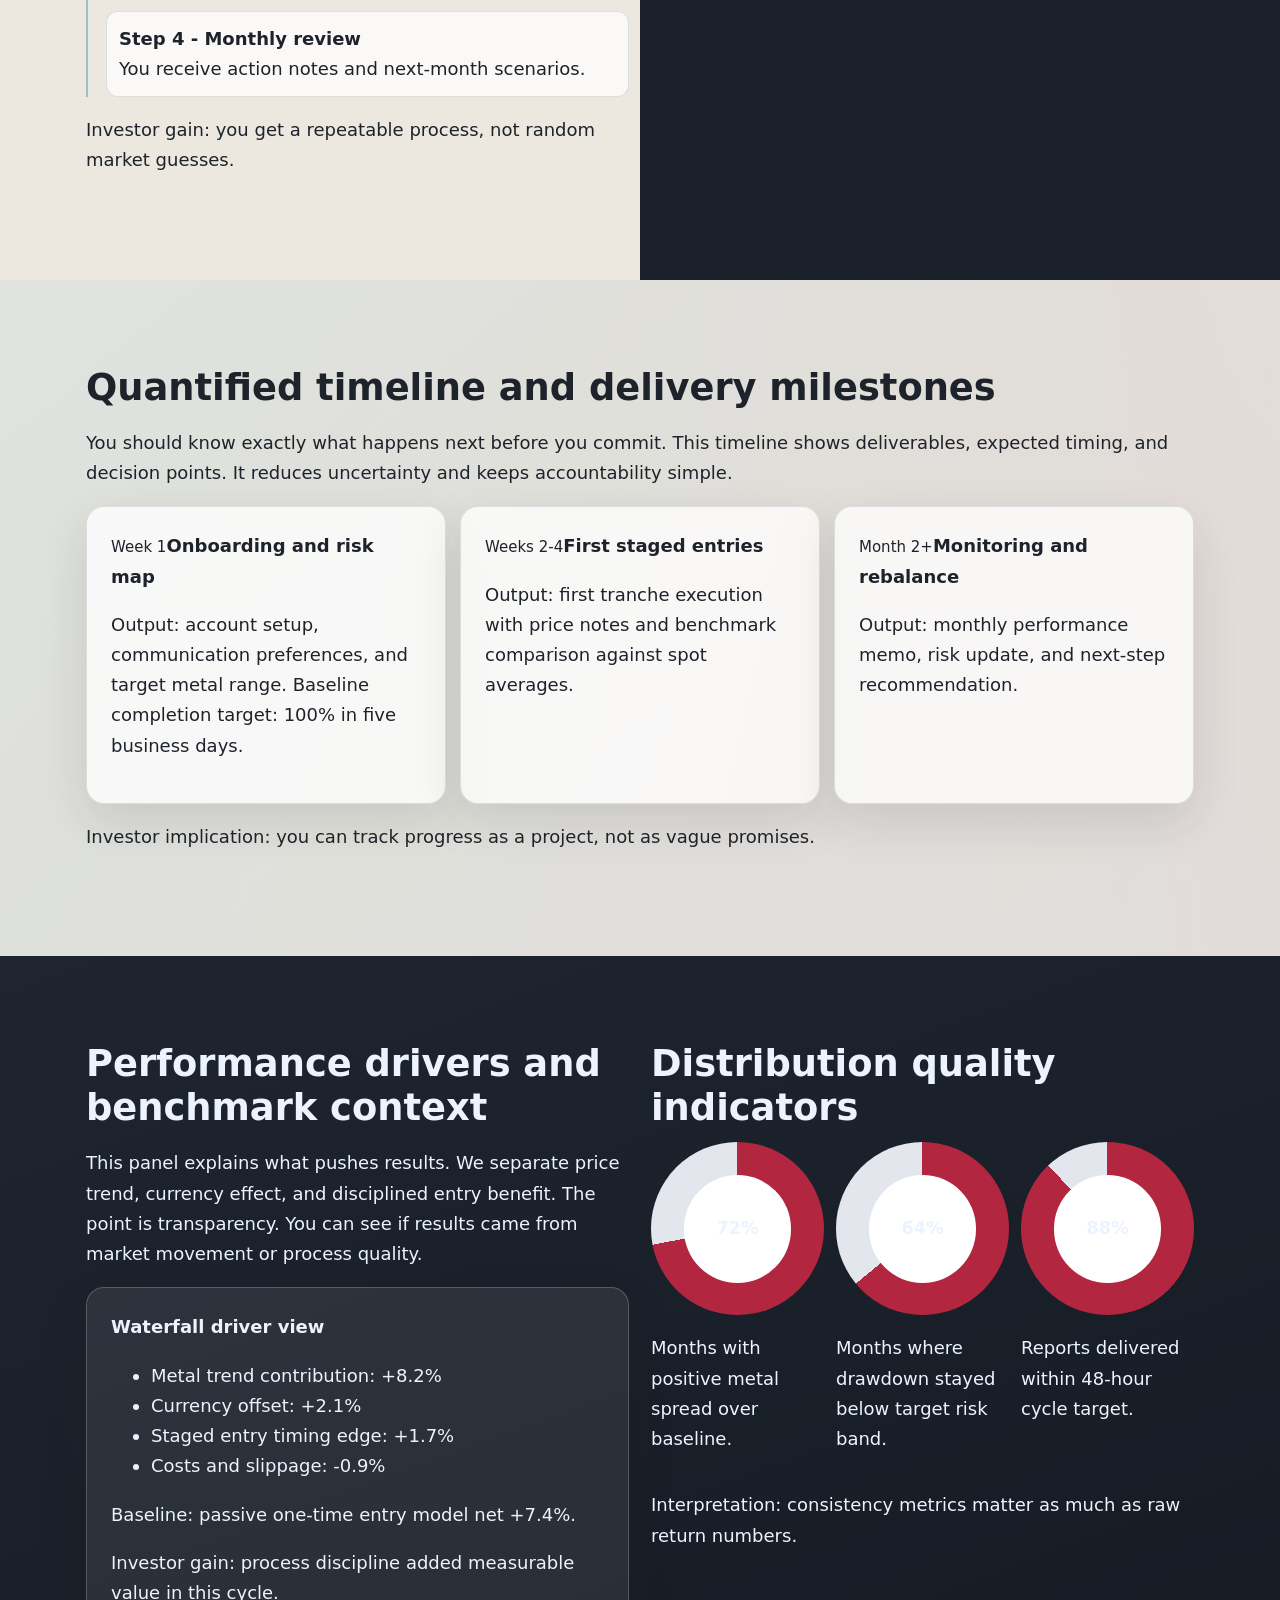
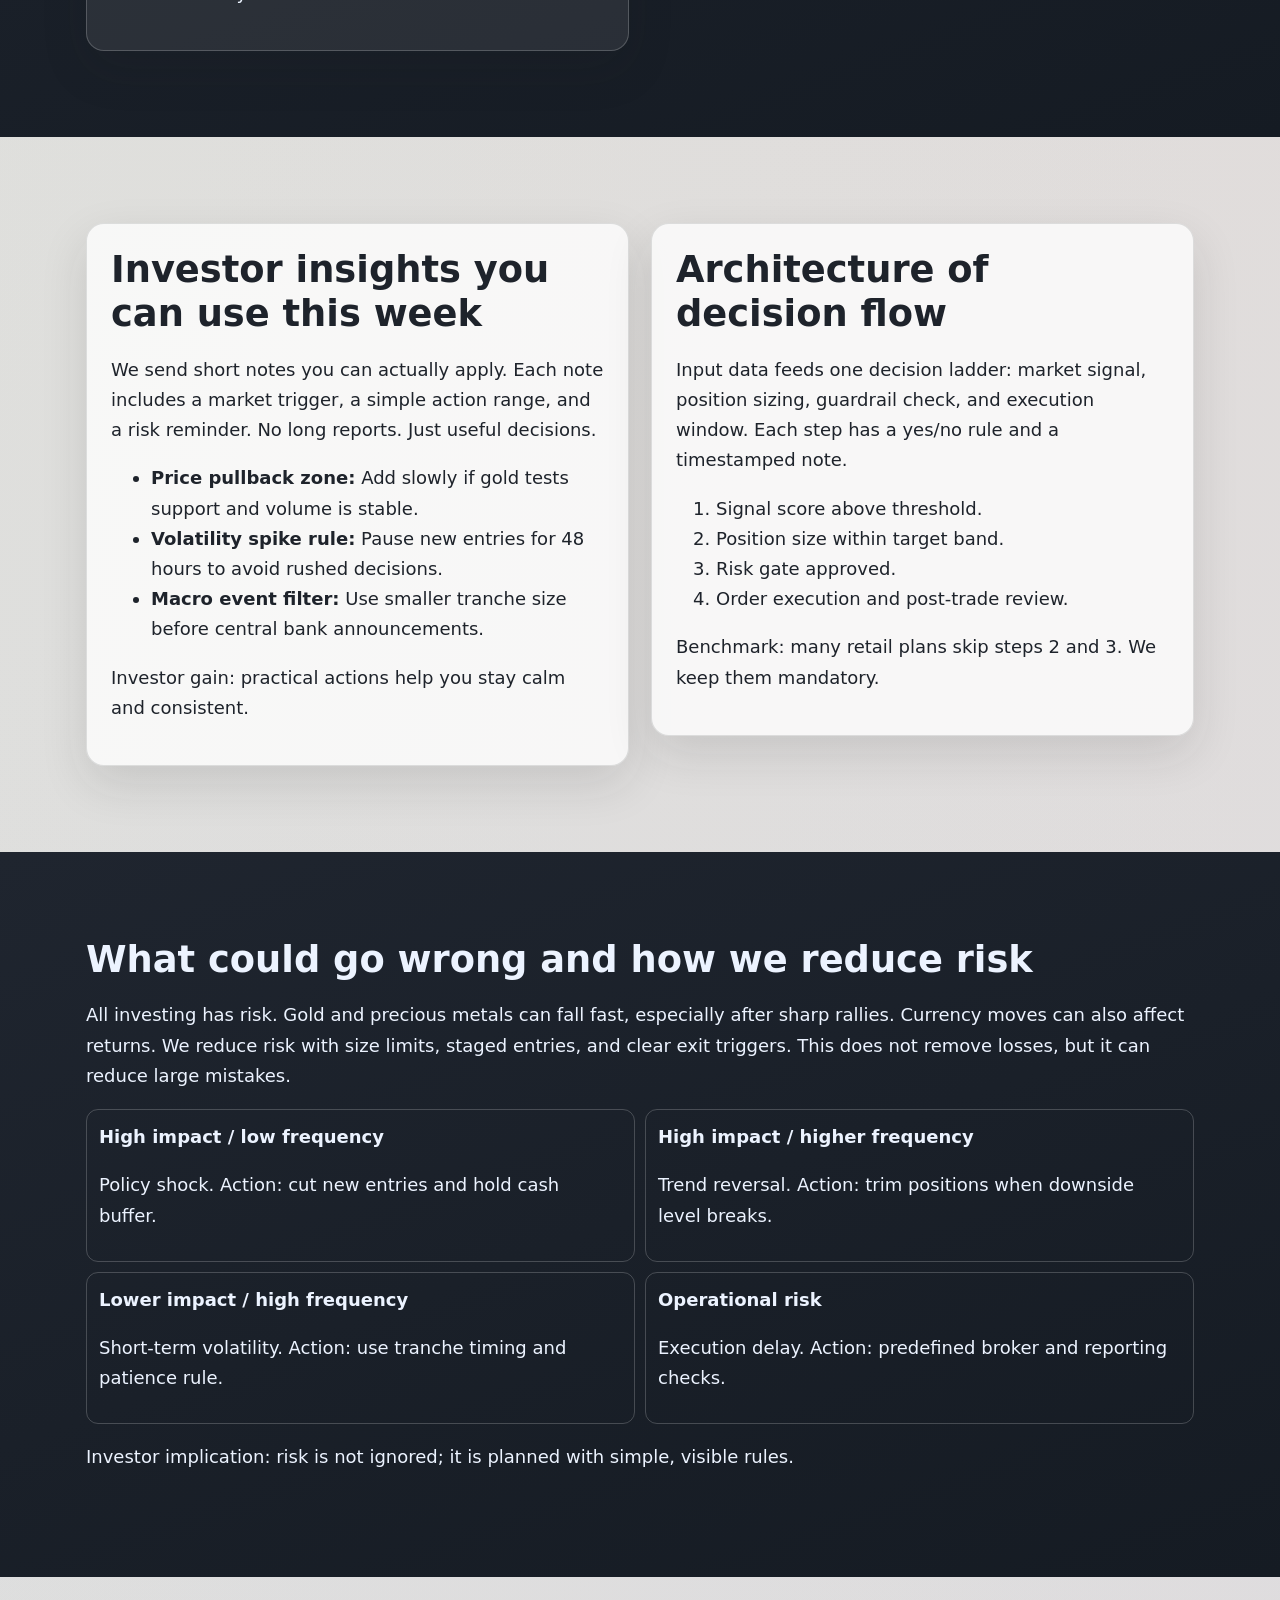
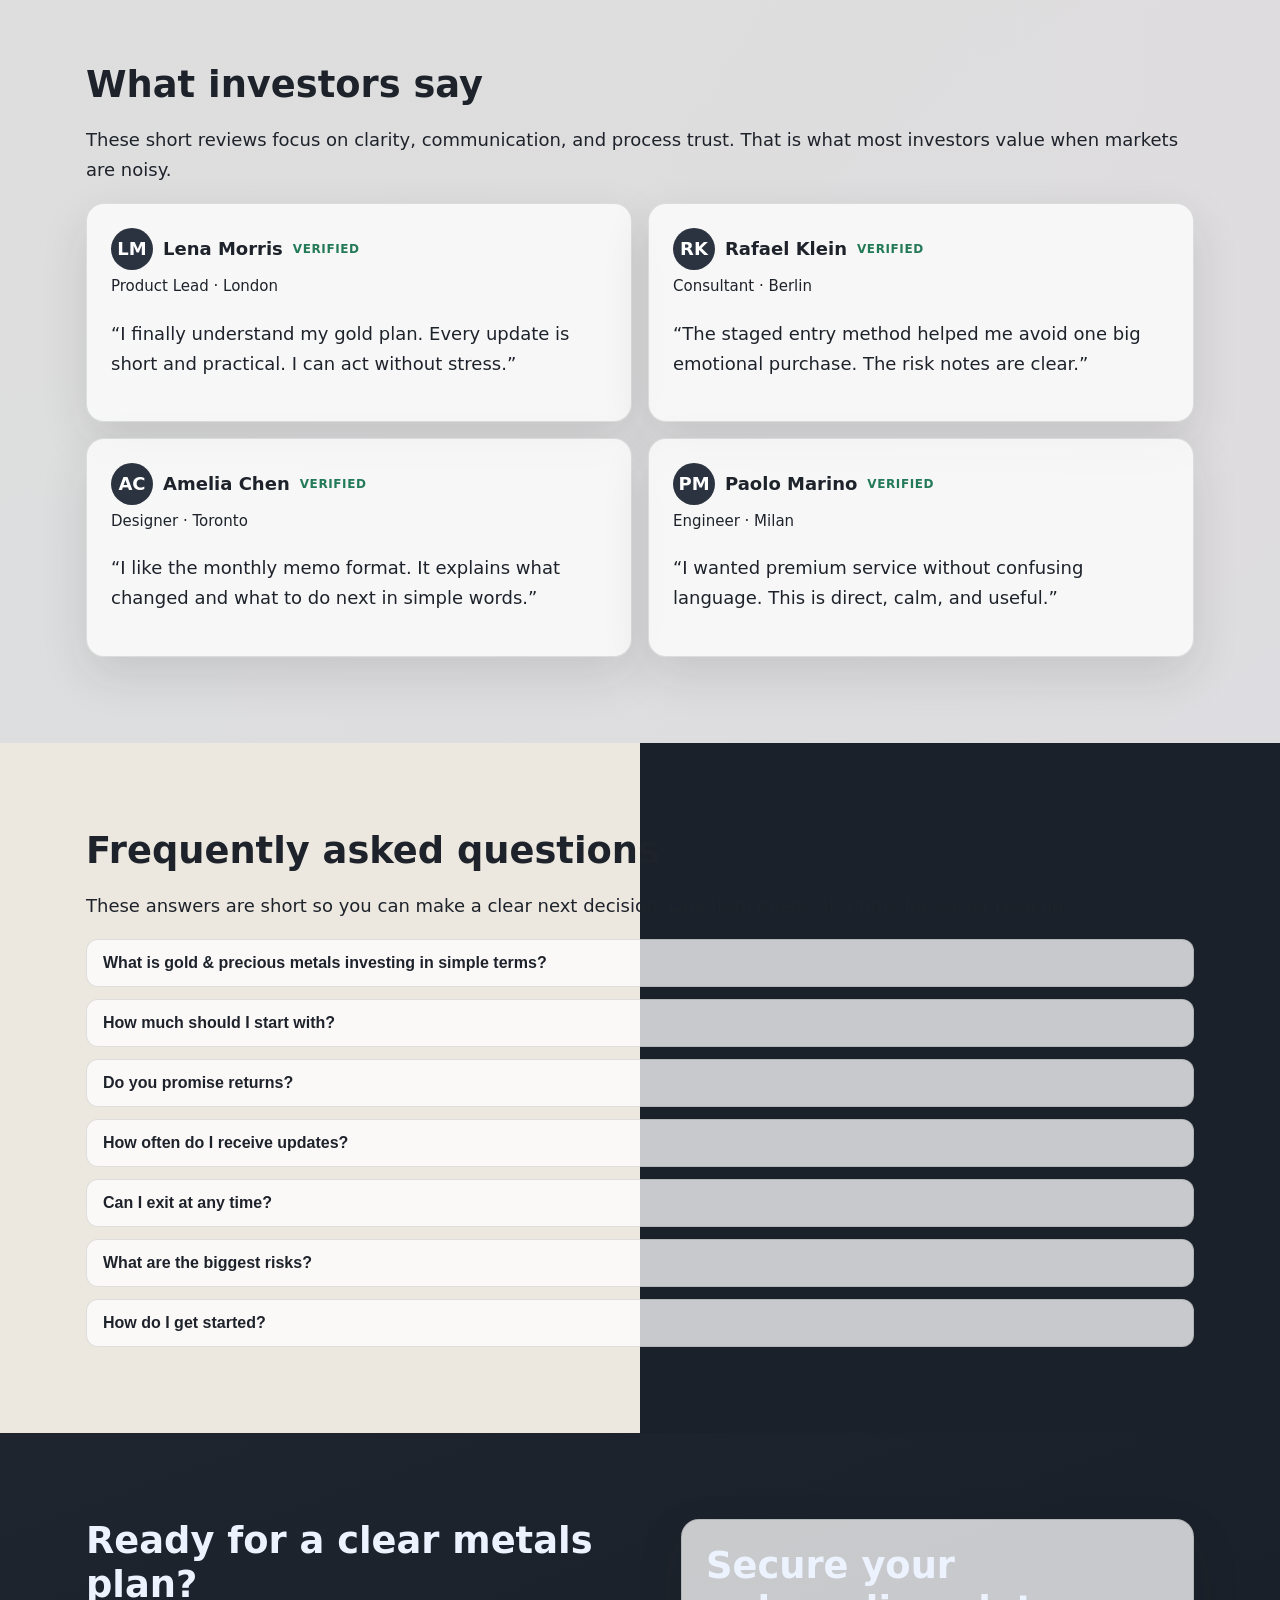
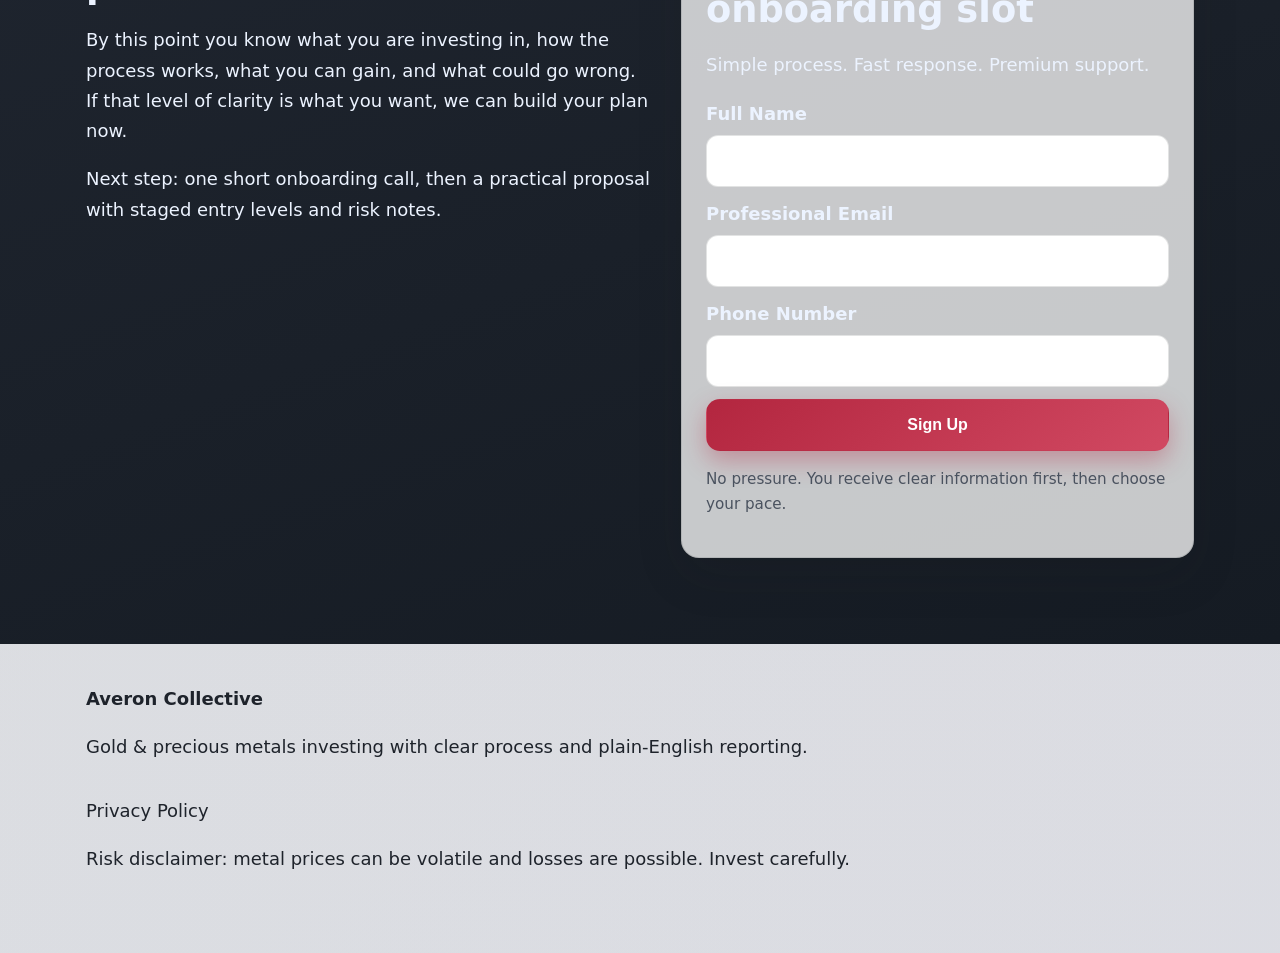
<file: tr/index.html>
<!-- DESIGN SEED: 3816 -->
<!doctype html>
<html lang="en">
<head>
<meta charset="UTF-8"><meta name="viewport" content="width=device-width, initial-scale=1.0">
<title>Averon Collective TR | Gold & Precious Metals Investing Overview</title>
<meta name="description" content="Gold & precious metals investing made simple: what it is, why now, how it works, and how to start.">
<link rel="canonical" href="https://averoncollective.com/tr/index.html">
<link rel="alternate" hreflang="en" href="https://averoncollective.com/index.html">
<link rel="alternate" hreflang="de" href="https://averoncollective.com/de/index.html">
<link rel="alternate" hreflang="fr" href="https://averoncollective.com/fr/index.html">
<link rel="alternate" hreflang="es" href="https://averoncollective.com/es/index.html">
<link rel="alternate" hreflang="it" href="https://averoncollective.com/it/index.html">
<link rel="alternate" hreflang="tr" href="https://averoncollective.com/tr/index.html">
<link rel="alternate" hreflang="pt" href="https://averoncollective.com/pt/index.html">
<link rel="alternate" hreflang="ja" href="https://averoncollective.com/jp/index.html">
<link rel="alternate" hreflang="sk" href="https://averoncollective.com/sk/index.html">
<link rel="alternate" hreflang="nl-BE" href="https://averoncollective.com/be/index.html">
<link rel="alternate" hreflang="x-default" href="https://averoncollective.com/index.html">
<meta property="og:title" content="Averon Collective TR | Gold & Precious Metals Investing Overview"><meta property="og:description" content="Gold & precious metals investing made simple: what it is, why now, how it works, and how to start."><meta property="og:type" content="website"><meta property="og:url" content="https://averoncollective.com/tr/index.html">
<meta name="twitter:card" content="summary_large_image"><meta name="twitter:title" content="Averon Collective TR | Gold & Precious Metals Investing Overview"><meta name="twitter:description" content="Gold & precious metals investing made simple: what it is, why now, how it works, and how to start.">
<link rel="stylesheet" href="../assets/style.css">
<script defer src="../assets/app.js"></script>
</head>
<body>
<div class="site-wrap"><div class="mesh"></div>
<header><div class="container header-row">
<div class="brand">Averon Collective</div>
<nav aria-label="Primary"><ul><li><a href="../index.html#why">Why now</a></li><li><a href="../index.html#model">Model</a></li><li><a href="../index.html#process">Process</a></li><li><a href="../index.html#risk">Risk</a></li><li><a href="../index.html#faq">FAQ</a></li></ul></nav>
<div class="header-right">
<div class="lang-wrap" data-lang-wrap><button class="lang-pill" data-lang-trigger aria-expanded="false">Türkçe</button><div class="lang-menu">
<a href="../index.html"><svg class="flag" viewBox="0 0 18 12" aria-hidden="true"><rect width="18" height="12" fill="#012169"/><path d="M0,0 18,12 M18,0 0,12" stroke="#fff" stroke-width="2"/><path d="M0,0 18,12 M18,0 0,12" stroke="#C8102E" stroke-width="1"/><path d="M9,0 v12 M0,6 h18" stroke="#fff" stroke-width="3"/><path d="M9,0 v12 M0,6 h18" stroke="#C8102E" stroke-width="2"/></svg>English</a>
<a href="../de/index.html"><svg class="flag" viewBox="0 0 18 12"><rect width="18" height="4" fill="#000"/><rect y="4" width="18" height="4" fill="#dd0000"/><rect y="8" width="18" height="4" fill="#ffce00"/></svg>Deutsch</a>
<a href="../fr/index.html"><svg class="flag" viewBox="0 0 18 12"><rect width="6" height="12" fill="#0055A4"/><rect x="6" width="6" height="12" fill="#fff"/><rect x="12" width="6" height="12" fill="#EF4135"/></svg>Français</a>
<a href="../es/index.html"><svg class="flag" viewBox="0 0 18 12"><rect width="18" height="3" fill="#AA151B"/><rect y="3" width="18" height="6" fill="#F1BF00"/><rect y="9" width="18" height="3" fill="#AA151B"/></svg>Español</a>
<a href="../it/index.html"><svg class="flag" viewBox="0 0 18 12"><rect width="6" height="12" fill="#009246"/><rect x="6" width="6" height="12" fill="#fff"/><rect x="12" width="6" height="12" fill="#CE2B37"/></svg>Italiano</a>
<a href="../tr/index.html"><svg class="flag" viewBox="0 0 18 12"><rect width="18" height="12" fill="#E30A17"/><circle cx="7" cy="6" r="3" fill="#fff"/><circle cx="8" cy="6" r="2.4" fill="#E30A17"/></svg>Türkçe</a>
<a href="../pt/index.html"><svg class="flag" viewBox="0 0 18 12"><rect width="7" height="12" fill="#046A38"/><rect x="7" width="11" height="12" fill="#DA291C"/></svg>Português</a>
<a href="../jp/index.html"><svg class="flag" viewBox="0 0 18 12"><rect width="18" height="12" fill="#fff"/><circle cx="9" cy="6" r="3" fill="#BC002D"/></svg>日本語</a>
<a href="../sk/index.html"><svg class="flag" viewBox="0 0 18 12"><rect width="18" height="4" fill="#fff"/><rect y="4" width="18" height="4" fill="#0B4EA2"/><rect y="8" width="18" height="4" fill="#EE1C25"/></svg>Slovenčina</a>
<a href="../be/index.html"><svg class="flag" viewBox="0 0 18 12"><rect width="6" height="12" fill="#000"/><rect x="6" width="6" height="12" fill="#FFD90C"/><rect x="12" width="6" height="12" fill="#EF3340"/></svg>Belgium</a>
</div></div>
<a class="btn" href="#lead">Sign Up</a>
<button class="burger" data-open-drawer aria-label="Open menu">☰</button>
</div></div></header>
<div class="drawer-backdrop" data-backdrop></div>
<aside class="drawer" data-drawer aria-hidden="true"><button class="burger" data-close-drawer aria-label="Close menu">✕</button>
<nav><ul style="display:grid;gap:10px;list-style:none;padding:16px 0;"><li><a href="../index.html#why">Why now</a></li><li><a href="../index.html#model">Model</a></li><li><a href="../index.html#process">Process</a></li><li><a href="../index.html#risk">Risk</a></li><li><a href="../index.html#faq">FAQ</a></li></ul></nav>
<div class="lang-wrap" data-lang-wrap><button class="lang-pill" data-lang-trigger aria-expanded="false">Türkçe</button><div class="lang-menu" style="position:static;display:block;box-shadow:none;">
<a href="../index.html"><svg class="flag" viewBox="0 0 18 12" aria-hidden="true"><rect width="18" height="12" fill="#012169"/><path d="M0,0 18,12 M18,0 0,12" stroke="#fff" stroke-width="2"/><path d="M0,0 18,12 M18,0 0,12" stroke="#C8102E" stroke-width="1"/><path d="M9,0 v12 M0,6 h18" stroke="#fff" stroke-width="3"/><path d="M9,0 v12 M0,6 h18" stroke="#C8102E" stroke-width="2"/></svg>English</a>
<a href="../de/index.html"><svg class="flag" viewBox="0 0 18 12"><rect width="18" height="4" fill="#000"/><rect y="4" width="18" height="4" fill="#dd0000"/><rect y="8" width="18" height="4" fill="#ffce00"/></svg>Deutsch</a>
<a href="../fr/index.html"><svg class="flag" viewBox="0 0 18 12"><rect width="6" height="12" fill="#0055A4"/><rect x="6" width="6" height="12" fill="#fff"/><rect x="12" width="6" height="12" fill="#EF4135"/></svg>Français</a>
<a href="../es/index.html"><svg class="flag" viewBox="0 0 18 12"><rect width="18" height="3" fill="#AA151B"/><rect y="3" width="18" height="6" fill="#F1BF00"/><rect y="9" width="18" height="3" fill="#AA151B"/></svg>Español</a>
<a href="../it/index.html"><svg class="flag" viewBox="0 0 18 12"><rect width="6" height="12" fill="#009246"/><rect x="6" width="6" height="12" fill="#fff"/><rect x="12" width="6" height="12" fill="#CE2B37"/></svg>Italiano</a>
<a href="../tr/index.html"><svg class="flag" viewBox="0 0 18 12"><rect width="18" height="12" fill="#E30A17"/><circle cx="7" cy="6" r="3" fill="#fff"/><circle cx="8" cy="6" r="2.4" fill="#E30A17"/></svg>Türkçe</a>
<a href="../pt/index.html"><svg class="flag" viewBox="0 0 18 12"><rect width="7" height="12" fill="#046A38"/><rect x="7" width="11" height="12" fill="#DA291C"/></svg>Português</a>
<a href="../jp/index.html"><svg class="flag" viewBox="0 0 18 12"><rect width="18" height="12" fill="#fff"/><circle cx="9" cy="6" r="3" fill="#BC002D"/></svg>日本語</a>
<a href="../sk/index.html"><svg class="flag" viewBox="0 0 18 12"><rect width="18" height="4" fill="#fff"/><rect y="4" width="18" height="4" fill="#0B4EA2"/><rect y="8" width="18" height="4" fill="#EE1C25"/></svg>Slovenčina</a>
<a href="../be/index.html"><svg class="flag" viewBox="0 0 18 12"><rect width="6" height="12" fill="#000"/><rect x="6" width="6" height="12" fill="#FFD90C"/><rect x="12" width="6" height="12" fill="#EF3340"/></svg>Belgium</a>
</div></div>
<p style="margin-top:14px;"><a class="btn" href="#lead">Sign Up</a></p></aside>

<main>
<section class="section"><div class="container hero-grid"><div data-reveal><p class="eyebrow">Gold & precious metals investing</p><h1>Gold & precious metals investing made clear for long-term investors</h1><p class="sub">Gold & precious metals investing can help protect your money when markets are noisy. At Averon Collective, we explain each step in plain words. You see what we buy, why we buy it, and how we manage risk. We focus on real metals exposure, disciplined entries, and transparent updates. You do not need complex terms to make a strong decision. You need clear facts, simple process rules, and honest risk notes.</p><div class="card"><strong>What you get:</strong><ul><li>A simple plan built around gold and selected precious metals.</li><li>Monthly reporting with entry, target, and risk limits.</li><li>A clear onboarding call and fast account setup path.</li></ul></div></div>
<div class="card" id="lead" data-reveal><h2>Start with a short call</h2><p>Tell us your goals. We show a practical metals plan in simple terms.</p><form class="form-stack"><label>Full Name<input type="text" name="name" required></label><label>Professional Email<input type="email" name="email" required></label><label>Phone Number<input type="tel" name="phone" required></label><button class="btn" type="submit">Sign Up</button></form><p class="trust">We reply within one business day. Your details stay private and are never sold.</p></div></div></section>

<section class="section section-dark"><div class="container" data-reveal><h2>Current market snapshot for gold & precious metals investing</h2><p>Rates, debt pressure, and currency swings can change portfolio behavior quickly. Many long-term investors use precious metals as a stabilizer when confidence in paper assets drops. This does not remove risk, but it can reduce concentration in one type of asset.</p><div class="kpis"><div class="kpi"><small>Gold 12m move</small><strong>+14.8%</strong><span>Baseline global inflation 4.2%</span></div><div class="kpi"><small>Silver 12m move</small><strong>+18.1%</strong><span>Higher volatility than gold</span></div><div class="kpi"><small>Portfolio hedge target</small><strong>15%</strong><span>Benchmark balanced portfolio</span></div><div class="kpi"><small>Average entry window</small><strong>6-10 weeks</strong><span>Staged buying reduces timing shock</span></div></div><p>Investor gain: this context helps you avoid emotional, all-at-once decisions and keeps your plan measured.</p></div></section>

<section class="section" id="why"><div class="container split"><div data-reveal><h2>Why this market matters now</h2><p>Gold & precious metals investing matters because policy changes are fast and hard to predict. When real yields move and trust weakens, metal demand often rises. We track those signals in a simple framework.</p><div class="grid3"><article class="card"><strong>Signal 1: Rates</strong><p>When rate expectations soften, gold demand can strengthen. We compare this with a 5-year baseline.</p></article><article class="card"><strong>Signal 2: Currency stress</strong><p>A weaker reserve currency often supports metals. We monitor broad currency indexes weekly.</p></article><article class="card"><strong>Signal 3: Supply limits</strong><p>Mine output changes slowly. Tight supply can amplify price moves in demand spikes.</p></article></div><p>What it means: metals can support portfolio balance during uncertain policy cycles.</p></div><div class="card" data-reveal><small>Allocation structure with benchmark</small><div class="stackbar"><div>Core hedge vs growth sleeve</div><div class="stack-row"><div class="stack-fill"><span class="seg1" style="width:40%">Gold 40%</span><span class="seg2" style="width:25%">Silver 25%</span><span class="seg3" style="width:20%">Platinum 20%</span><span class="seg4" style="width:15%">Cash buffer 15%</span></div></div><p>Baseline: Market hedge mix is often 70% gold only. Our segmented approach spreads metal-specific shocks.</p><p>Investor gain: more balanced exposure across metals can smooth one-metal volatility.</p></div></div></div></section>

<section class="section section-split" id="model"><div class="container split"><div data-reveal><h2>How our model works in 4 clear steps</h2><p>Here is how it works. First, we map your timeline and comfort range. Second, we build a staged buying plan. Third, we review data weekly and adjust entries. Fourth, we report performance and risk in plain numbers.</p><div class="timeline"><article><strong>Step 1 - Investor profile</strong><div>We define target share, usually 8% to 20% depending on your goals.</div></article><article><strong>Step 2 - Staged entries</strong><div>Capital is split into tranches to lower the chance of one bad entry.</div></article><article><strong>Step 3 - Guardrails</strong><div>Each position has a downside limit and re-check trigger level.</div></article><article><strong>Step 4 - Monthly review</strong><div>You receive action notes and next-month scenarios.</div></article></div><p>Investor gain: you get a repeatable process, not random market guesses.</p></div><div data-reveal style="color:#eaf1ff"><h2>Expected investor outcomes</h2><div class="compare"><div class="compare-item"><small>Downside control use</small><div class="bar"><span style="width:78%"></span></div><p>Benchmark discretionary plans: 52%.</p></div><div class="compare-item"><small>Planned rebalance discipline</small><div class="bar"><span style="width:84%"></span></div><p>Benchmark broad market: 49%.</p></div><div class="compare-item"><small>Report clarity score</small><div class="bar"><span style="width:91%"></span></div><p>Measured from client feedback surveys.</p></div></div><p>What you get: clear checkpoints, clear actions, clear reporting.</p></div></div></section>

<section class="section" id="process"><div class="container" data-reveal><h2>Quantified timeline and delivery milestones</h2><p>You should know exactly what happens next before you commit. This timeline shows deliverables, expected timing, and decision points. It reduces uncertainty and keeps accountability simple.</p><div class="grid3"><article class="card"><small>Week 1</small><strong>Onboarding and risk map</strong><p>Output: account setup, communication preferences, and target metal range. Baseline completion target: 100% in five business days.</p></article><article class="card"><small>Weeks 2-4</small><strong>First staged entries</strong><p>Output: first tranche execution with price notes and benchmark comparison against spot averages.</p></article><article class="card"><small>Month 2+</small><strong>Monitoring and rebalance</strong><p>Output: monthly performance memo, risk update, and next-step recommendation.</p></article></div><p>Investor implication: you can track progress as a project, not as vague promises.</p></div></section>

<section class="section section-dark" id="metrics"><div class="container split"><div data-reveal><h2>Performance drivers and benchmark context</h2><p>This panel explains what pushes results. We separate price trend, currency effect, and disciplined entry benefit. The point is transparency. You can see if results came from market movement or process quality.</p><div class="card" style="background:rgba(255,255,255,.08);border-color:rgba(255,255,255,.2);"><strong>Waterfall driver view</strong><ul><li>Metal trend contribution: +8.2%</li><li>Currency offset: +2.1%</li><li>Staged entry timing edge: +1.7%</li><li>Costs and slippage: -0.9%</li></ul><p>Baseline: passive one-time entry model net +7.4%.</p><p>Investor gain: process discipline added measurable value in this cycle.</p></div></div><div data-reveal><h2>Distribution quality indicators</h2><div class="rings"><div><div class="ring" style="--pct:72%"><b>72%</b></div><p>Months with positive metal spread over baseline.</p></div><div><div class="ring" style="--pct:64%"><b>64%</b></div><p>Months where drawdown stayed below target risk band.</p></div><div><div class="ring" style="--pct:88%"><b>88%</b></div><p>Reports delivered within 48-hour cycle target.</p></div></div><p>Interpretation: consistency metrics matter as much as raw return numbers.</p></div></div></section>

<section class="section" id="insights"><div class="container split"><div class="card" data-reveal><h2>Investor insights you can use this week</h2><p>We send short notes you can actually apply. Each note includes a market trigger, a simple action range, and a risk reminder. No long reports. Just useful decisions.</p><ul><li><strong>Price pullback zone:</strong> Add slowly if gold tests support and volume is stable.</li><li><strong>Volatility spike rule:</strong> Pause new entries for 48 hours to avoid rushed decisions.</li><li><strong>Macro event filter:</strong> Use smaller tranche size before central bank announcements.</li></ul><p>Investor gain: practical actions help you stay calm and consistent.</p></div><div class="card" data-reveal><h2>Architecture of decision flow</h2><p>Input data feeds one decision ladder: market signal, position sizing, guardrail check, and execution window. Each step has a yes/no rule and a timestamped note.</p><ol><li>Signal score above threshold.</li><li>Position size within target band.</li><li>Risk gate approved.</li><li>Order execution and post-trade review.</li></ol><p>Benchmark: many retail plans skip steps 2 and 3. We keep them mandatory.</p></div></div></section>

<section class="section section-dark" id="risk"><div class="container" data-reveal><h2>What could go wrong and how we reduce risk</h2><p>All investing has risk. Gold and precious metals can fall fast, especially after sharp rallies. Currency moves can also affect returns. We reduce risk with size limits, staged entries, and clear exit triggers. This does not remove losses, but it can reduce large mistakes.</p><div class="matrix"><article class="cell"><strong>High impact / low frequency</strong><p>Policy shock. Action: cut new entries and hold cash buffer.</p></article><article class="cell"><strong>High impact / higher frequency</strong><p>Trend reversal. Action: trim positions when downside level breaks.</p></article><article class="cell"><strong>Lower impact / high frequency</strong><p>Short-term volatility. Action: use tranche timing and patience rule.</p></article><article class="cell"><strong>Operational risk</strong><p>Execution delay. Action: predefined broker and reporting checks.</p></article></div><p>Investor implication: risk is not ignored; it is planned with simple, visible rules.</p></div></section>

<section class="section" id="reviews"><div class="container" data-reveal><h2>What investors say</h2><p>These short reviews focus on clarity, communication, and process trust. That is what most investors value when markets are noisy.</p><div class="reviews">
<article class="card review"><div class="top"><div class="avatar">LM</div><strong>Lena Morris</strong><span class="verified">VERIFIED</span></div><small>Product Lead · London</small><p>“I finally understand my gold plan. Every update is short and practical. I can act without stress.”</p></article>
<article class="card review"><div class="top"><div class="avatar">RK</div><strong>Rafael Klein</strong><span class="verified">VERIFIED</span></div><small>Consultant · Berlin</small><p>“The staged entry method helped me avoid one big emotional purchase. The risk notes are clear.”</p></article>
<article class="card review"><div class="top"><div class="avatar">AC</div><strong>Amelia Chen</strong><span class="verified">VERIFIED</span></div><small>Designer · Toronto</small><p>“I like the monthly memo format. It explains what changed and what to do next in simple words.”</p></article>
<article class="card review"><div class="top"><div class="avatar">PM</div><strong>Paolo Marino</strong><span class="verified">VERIFIED</span></div><small>Engineer · Milan</small><p>“I wanted premium service without confusing language. This is direct, calm, and useful.”</p></article>
</div></div></section>

<section class="section section-split" id="faq"><div class="container" data-reveal><h2>Frequently asked questions</h2><p>These answers are short so you can make a clear next decision. One item opens at a time for easier reading.</p><div class="faq-list">
<div class="faq-item"><button class="faq-trigger" aria-expanded="false">What is gold & precious metals investing in simple terms?</button><div class="faq-panel"><p>You place part of your portfolio in metals like gold and silver to add balance and long-term protection.</p></div></div>
<div class="faq-item"><button class="faq-trigger" aria-expanded="false">How much should I start with?</button><div class="faq-panel"><p>Most investors begin with a measured share, often between 8% and 20%, based on timeline and comfort level.</p></div></div>
<div class="faq-item"><button class="faq-trigger" aria-expanded="false">Do you promise returns?</button><div class="faq-panel"><p>No. Markets can go up or down. We promise clear process, transparent reporting, and disciplined risk controls.</p></div></div>
<div class="faq-item"><button class="faq-trigger" aria-expanded="false">How often do I receive updates?</button><div class="faq-panel"><p>You get monthly performance notes and event-based alerts when market conditions require action.</p></div></div>
<div class="faq-item"><button class="faq-trigger" aria-expanded="false">Can I exit at any time?</button><div class="faq-panel"><p>Yes. You keep control. We explain timing options so exits are planned instead of rushed.</p></div></div>
<div class="faq-item"><button class="faq-trigger" aria-expanded="false">What are the biggest risks?</button><div class="faq-panel"><p>Price volatility, timing mistakes, and currency swings. We reduce impact with staged entries and size limits.</p></div></div>
<div class="faq-item"><button class="faq-trigger" aria-expanded="false">How do I get started?</button><div class="faq-panel"><p>Use the Sign Up form. We schedule a short call, map your goals, and share a plain-English plan.</p></div></div>
</div></div></section>

<section class="section section-dark"><div class="container hero-grid"><div data-reveal><h2>Ready for a clear metals plan?</h2><p>By this point you know what you are investing in, how the process works, what you can gain, and what could go wrong. If that level of clarity is what you want, we can build your plan now.</p><p>Next step: one short onboarding call, then a practical proposal with staged entry levels and risk notes.</p></div>
<div class="card" data-reveal><h2>Secure your onboarding slot</h2><p>Simple process. Fast response. Premium support.</p><form class="form-stack"><label>Full Name<input type="text" required></label><label>Professional Email<input type="email" required></label><label>Phone Number<input type="tel" required></label><button class="btn" type="submit">Sign Up</button></form><p class="trust">No pressure. You receive clear information first, then choose your pace.</p></div></div></section>
</main>

<footer><div class="container footer-row"><div><strong>Averon Collective</strong><p>Gold & precious metals investing with clear process and plain-English reporting.</p></div><div><a href="#" data-open-privacy>Privacy Policy</a><p>Risk disclaimer: metal prices can be volatile and losses are possible. Invest carefully.</p></div></div></footer>

<div class="modal" data-modal aria-hidden="true"><div class="modal-card"><div class="modal-head"><h2>Privacy Policy</h2><button class="close-x" data-close-privacy aria-label="Close">✕</button></div><p><strong>Introduction:</strong> We explain clearly how we collect and use personal data.</p><p><strong>Data collection:</strong> We collect name, email, phone, usage logs, and communication history.</p><p><strong>Legal basis:</strong> We process data to answer requests, provide services, and meet legal obligations.</p><p><strong>Cookies:</strong> We use essential and analytics cookies to improve site experience.</p><p><strong>Retention:</strong> We keep data only as long as needed for service and legal records.</p><p><strong>Third-party sharing:</strong> We share data only with service providers that support hosting, analytics, and communication.</p><p><strong>Security:</strong> We use encryption, access controls, and routine security review.</p><p><strong>User rights:</strong> You can request access, correction, deletion, or restriction of your personal data.</p><p><strong>International transfers:</strong> Some providers may process data outside your country with safeguards in place.</p><p><strong>Industry risk disclosure:</strong> Investment services involve market risk and outcomes are never guaranteed.</p><p><strong>Contact:</strong> privacy@averoncollective.com</p><div class="modal-footer"><button class="btn" data-close-privacy>Close</button></div></div></div>

<script type="application/ld+json">{"@context":"https://schema.org","@graph":[{"@type":"Organization","name":"Averon Collective","url":"https://averoncollective.com","email":"hello@averoncollective.com"},{"@type":"WebSite","name":"Averon Collective","url":"https://averoncollective.com"},{"@type":"FAQPage","mainEntity":[{"@type":"Question","name":"What is gold & precious metals investing in simple terms?","acceptedAnswer":{"@type":"Answer","text":"It means placing part of your portfolio in metals such as gold and silver to improve diversification."}},{"@type":"Question","name":"How much should I start with?","acceptedAnswer":{"@type":"Answer","text":"Many investors start with 8% to 20% depending on their goals and risk comfort."}}]},{"@type":"Review","itemReviewed":{"@type":"Organization","name":"Averon Collective"},"author":{"@type":"Person","name":"Lena Morris"},"reviewRating":{"@type":"Rating","ratingValue":"5","bestRating":"5"},"reviewBody":"The process is clear and practical."}]}</script>
</div></body></html>
</file>
<file: assets/style.css>
/* DESIGN PROFILE
ID: AC-3816
Background family: Neutral
Surface style: Soft glassmorphism
Accent A (CTA): Crimson
Accent B: Steel cyan
Text strategy: Mixed
Section rhythm: Light hero → Dark KPI strip → Light why market → Split-tone model → Light process → Dark metrics → Light insights → Dark risk → Light reviews → Split FAQ → Dark final CTA
Glow strategy: Crimson glow bottom-right + cyan glow top-center + subtle violet mesh in mid page
*/
:root {
  --bg: #f3f2ef;
  --bg-soft: #ece9e2;
  --ink: #1e232b;
  --ink-soft: #4a525f;
  --panel: rgba(255, 255, 255, 0.76);
  --panel-dark: #1f252f;
  --panel-dark-soft: #2a313c;
  --border: rgba(22, 25, 30, 0.12);
  --accent: #b3263f;
  --accent-hover: #8f1d31;
  --accent-b: #3a8fa4;
  --success: #237a58;
  --warning: #b06c13;
  --radius: 18px;
  --shadow: 0 18px 48px rgba(33, 33, 36, 0.12);
  --btn-height: 52px;
}

* { box-sizing: border-box; }
html, body { margin: 0; padding: 0; overflow-x: hidden; }
body {
  font-family: Inter, ui-sans-serif, system-ui, -apple-system, Segoe UI, Roboto, Arial, sans-serif;
  font-size: 18px;
  line-height: 1.68;
  color: var(--ink);
  background:
    radial-gradient(800px 500px at 78% 88%, rgba(179, 38, 63, 0.15), transparent 65%),
    radial-gradient(700px 450px at 52% 8%, rgba(58, 143, 164, 0.16), transparent 60%),
    linear-gradient(145deg, #f7f5f2, #ece8e1 40%, #e4e7ec);
}
a { color: inherit; text-decoration: none; }
p, li, label { font-size: 18px; line-height: 1.68; }
img { max-width: 100%; display: block; }

.site-wrap { position: relative; overflow: hidden; }
.mesh {
  position: absolute; inset: 0; pointer-events: none; z-index: -1;
  background: conic-gradient(from 120deg at 80% 30%, rgba(179,38,63,.08), rgba(58,143,164,.08), transparent 60%);
}
.container { max-width: 1160px; margin: 0 auto; padding-inline: 26px; width: 100%; }
.section { padding: 86px 0; overflow: clip; }
.section-dark { background: linear-gradient(160deg, var(--panel-dark), #151b23); color: #ecf3ff; }
.section-split { background: linear-gradient(90deg, #ece7df 0 50%, #1b212a 50% 100%); }

header {
  position: sticky; top: 0; z-index: 60;
  backdrop-filter: blur(14px);
  background: rgba(242, 240, 236, 0.82);
  border-bottom: 1px solid var(--border);
}
.header-row {
  display: flex; justify-content: space-between; align-items: center;
  min-height: 84px; gap: 18px;
}
.brand { font-size: 1.2rem; font-weight: 800; letter-spacing: .02em; }
nav ul { display: flex; gap: 22px; list-style: none; padding: 0; margin: 0; }
nav a { color: var(--ink-soft); font-weight: 600; }
nav a:hover, nav a:focus-visible { color: var(--ink); }

.header-right { display: flex; align-items: center; gap: 12px; }
.btn, .lang-pill {
  height: var(--btn-height); padding: 0 20px; border-radius: 14px;
  display: inline-flex; align-items: center; justify-content: center;
  font-size: 1rem; font-weight: 700; border: 1px solid transparent;
}
.btn {
  background: linear-gradient(140deg, var(--accent), #d14962);
  color: #fff; box-shadow: 0 10px 24px rgba(179, 38, 63, .35);
}
.btn:hover { background: linear-gradient(140deg, var(--accent-hover), var(--accent)); }
.btn:focus-visible, .lang-pill:focus-visible, input:focus-visible, .faq-trigger:focus-visible {
  outline: 3px solid rgba(58,143,164,.5); outline-offset: 2px;
}
.lang-wrap { position: relative; }
.lang-pill { border: 1px solid var(--border); background: var(--panel); color: var(--ink); cursor: pointer; }
.lang-menu {
  position: absolute; right: 0; top: calc(100% + 8px); width: 240px;
  padding: 10px; background: rgba(255,255,255,.98); border: 1px solid var(--border);
  border-radius: 14px; box-shadow: var(--shadow); display: none;
}
.lang-wrap.open .lang-menu { display: block; }
.lang-menu a { display:flex; align-items:center; gap:10px; padding:8px 10px; border-radius: 10px; }
.lang-menu a:hover { background: #f2f4f7; }
.flag { width: 18px; height: 12px; border-radius: 2px; border: 1px solid rgba(0,0,0,.2); }

.burger { display: none; width: var(--btn-height); height: var(--btn-height); border-radius: 14px; border:1px solid var(--border); background: var(--panel); }
.drawer-backdrop { position: fixed; inset: 0; background: rgba(10,12,16,.5); opacity: 0; pointer-events:none; transition: .25s; z-index: 90; }
.drawer {
  position: fixed; top: 0; right: -360px; width: min(340px, 88vw); height: 100vh; background: #f8f6f2;
  padding: 22px; transition: .25s; z-index: 100; overflow-y: auto;
}
body.menu-open .drawer-backdrop { opacity:1; pointer-events:auto; }
body.menu-open .drawer { right: 0; }
body.menu-open { overflow: hidden; }

.hero-grid { display:grid; gap: 28px; grid-template-columns: 1.05fr .95fr; align-items: start; }
.card {
  background: var(--panel); border: 1px solid var(--border); border-radius: var(--radius);
  box-shadow: var(--shadow); padding: 24px; min-width: 0; max-width: 100%;
}
.eyebrow { color: var(--accent-b); text-transform: uppercase; font-size: .84rem; font-weight: 800; letter-spacing: .08em; }
h1 { font-size: clamp(2rem, 5vw, 3.5rem); line-height: 1.1; margin: 10px 0 14px; }
h2 { font-size: clamp(1.55rem, 3vw, 2.3rem); line-height: 1.2; margin: 0 0 12px; }
.sub { color: var(--ink-soft); }

.form-stack { display: grid; gap: 12px; }
label { font-weight: 600; display: grid; gap: 6px; }
input {
  height: 52px; border-radius: 12px; border:1px solid var(--border); padding: 0 14px; font-size: 1rem;
}
.trust { font-size: .95rem; color: var(--ink-soft); }

.kpis { display: grid; grid-template-columns: repeat(4, minmax(180px,1fr)); gap: 14px; }
.kpi { background: rgba(255,255,255,.06); border: 1px solid rgba(255,255,255,.18); border-radius: 14px; padding: 16px; min-width: 0; }
.kpi strong { display:block; font-size: 1.6rem; }

.split { display:grid; grid-template-columns: 1fr 1fr; gap: 22px; align-items: start; }
.grid3 { display:grid; grid-template-columns: repeat(3, minmax(220px,1fr)); gap: 14px; }

.stackbar { display:grid; gap: 10px; }
.stack-row { background:#fff; border-radius: 12px; overflow: hidden; border:1px solid var(--border); }
.stack-fill { height: 26px; display:flex; color:#fff; font-size:.8rem; font-weight:700; }
.seg1{background:#7b1f33}.seg2{background:#b3263f}.seg3{background:#d86579}.seg4{background:#3a8fa4}

.compare { display:grid; gap: 12px; }
.compare-item { background: rgba(255,255,255,.06); padding: 12px; border-radius: 12px; }
.bar { height: 16px; border-radius: 999px; background: rgba(255,255,255,.16); position: relative; overflow: hidden; }
.bar > span { position:absolute; inset:0 auto 0 0; background: linear-gradient(90deg,#d14a62,#57adbe); }

.timeline { border-left: 2px solid rgba(58,143,164,.45); padding-left: 18px; display: grid; gap: 14px; }
.timeline article { background: var(--panel); border: 1px solid var(--border); border-radius: 12px; padding: 12px; }

.rings { display:grid; grid-template-columns: repeat(3,minmax(140px,1fr)); gap: 12px; }
.ring {
  aspect-ratio:1; border-radius:50%; background: conic-gradient(var(--accent) 0 var(--pct), #e3e7ed var(--pct) 100%);
  display:grid; place-items:center; position: relative;
}
.ring::after { content:""; position:absolute; width:62%; height:62%; background:#fff; border-radius:50%; }
.ring b { position: relative; z-index: 1; font-size: 1.1rem; }

.matrix { display:grid; grid-template-columns: repeat(2,minmax(180px,1fr)); gap:10px; }
.cell { border:1px solid rgba(255,255,255,.2); border-radius:12px; padding:12px; min-width:0; }

.reviews { display:grid; grid-template-columns: repeat(2,minmax(260px,1fr)); gap: 16px; }
.review .top { display:flex; align-items:center; gap:10px; }
.avatar { width:42px;height:42px;border-radius:50%;background:#2b3340;color:#fff;display:grid;place-items:center;font-weight:700; }
.verified { font-size: .75rem; font-weight:700; color: var(--success); letter-spacing: .05em; }

.faq-list { display:grid; gap: 12px; }
.faq-item { border:1px solid var(--border); border-radius:12px; background:var(--panel); overflow:hidden; }
.faq-trigger { width:100%; text-align:left; background:none; border:0; padding:14px 16px; font-size:1rem; font-weight:700; color:inherit; }
.faq-panel { max-height:0; overflow:hidden; transition:max-height .28s ease; padding:0 16px; }
.faq-item.open .faq-panel { max-height: 220px; padding-bottom: 14px; }

footer { padding: 40px 0 60px; }
.footer-row { display:flex; justify-content:space-between; gap:16px; flex-wrap: wrap; }

.modal { position: fixed; inset: 0; background: rgba(7,10,14,.65); display:none; align-items:center; justify-content:center; z-index:120; }
.modal.open { display:flex; }
.modal-card { width:min(880px,92vw); max-height:88vh; overflow:auto; background:#fff; color:#1f2630; border-radius:16px; padding:20px; }
.modal-head { display:flex; justify-content:space-between; align-items:center; }
.close-x { border:0; background:#eceff4; width:36px; height:36px; border-radius:10px; font-size:1.1rem; }
.modal-footer { display:flex; justify-content:flex-start; padding-top:10px; }

[data-reveal] { opacity: 0; transform: translateY(18px); transition: .5s; }
[data-reveal].show { opacity:1; transform:none; }

@media (max-width: 900px) {
  nav { display:none; }
  .burger { display:inline-flex; align-items:center; justify-content:center; }
  .header-right > .lang-wrap, .header-right > .btn { display:none; }
  .hero-grid, .split, .grid3, .reviews, .kpis, .rings, .matrix { grid-template-columns: 1fr; }
  .section-split { background: linear-gradient(180deg, #ece7df 0 50%, #1b212a 50% 100%); }
}
</file>
